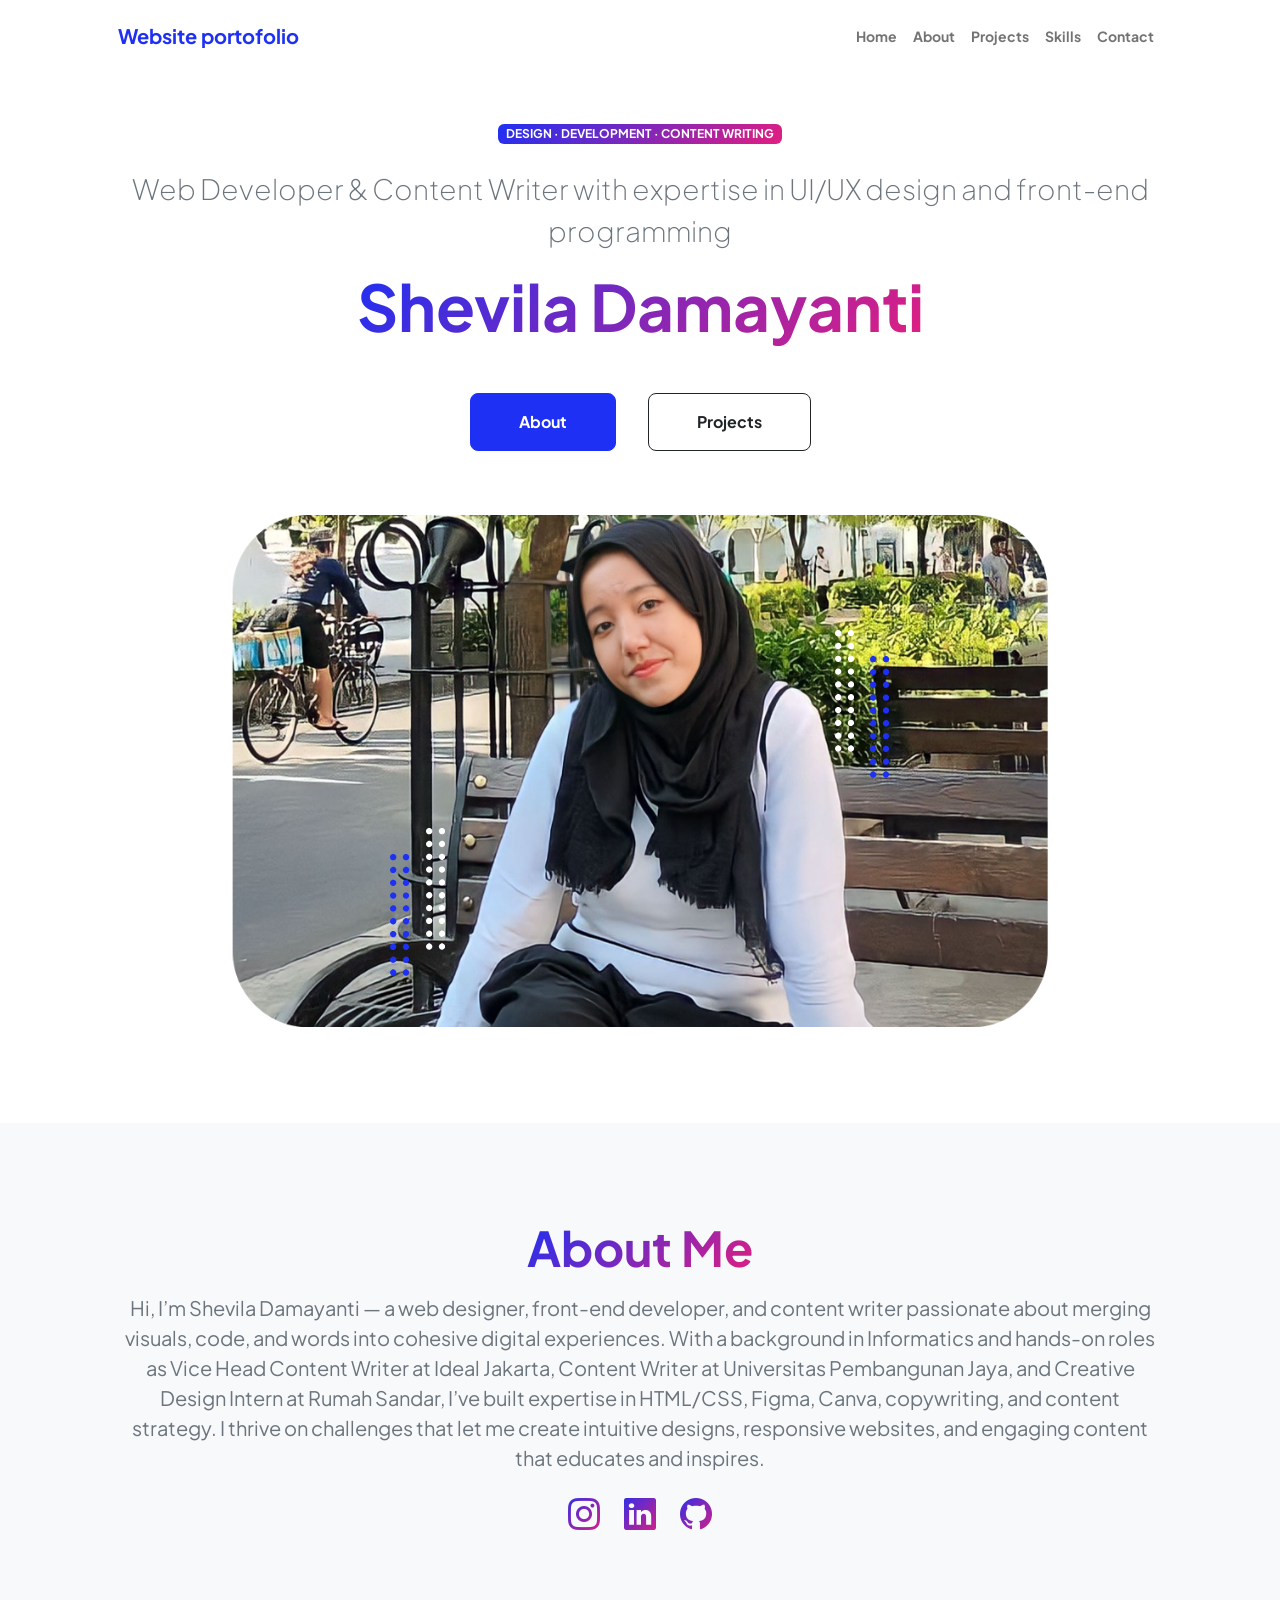
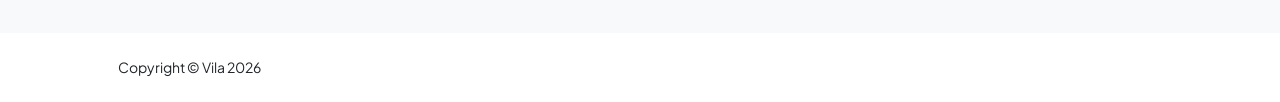
<file: index.html>
<!DOCTYPE html>
<html lang="en">
    <head>
        <meta charset="utf-8" />
        <meta name="viewport" content="width=device-width, initial-scale=1, shrink-to-fit=no" />
        <meta name="description" content="web portofolio" />
        <meta name="author" content="vila" />
        <title>web portofolio</title>
        <!-- Favicon-->
        <link rel="icon" type="image/x-icon" href="assets/img/favicon-porto.png" />
        <!-- Custom Google font-->
        <link rel="preconnect" href="https://fonts.googleapis.com" />
        <link rel="preconnect" href="https://fonts.gstatic.com" crossorigin />
        <link href="https://fonts.googleapis.com/css2?family=Plus+Jakarta+Sans:wght@100;200;300;400;500;600;700;800;900&amp;display=swap" rel="stylesheet" />
        <!-- Bootstrap CSS -->
        <link href="https://cdn.jsdelivr.net/npm/bootstrap@5.2.3/dist/css/bootstrap.min.css" rel="stylesheet">
        <!-- Bootstrap icons-->
        <link href="https://cdn.jsdelivr.net/npm/bootstrap-icons@1.8.1/font/bootstrap-icons.css" rel="stylesheet" />
        <!-- Core theme CSS (includes Bootstrap)-->
        <link href="css/styles.css" rel="stylesheet" />
    </head>
    <body class="d-flex flex-column h-100">
        <main class="flex-shrink-0">
            <!-- Navigation-->
            <nav class="navbar navbar-expand-lg navbar-light bg-white py-3">
                <div class="container px-5">
                    <a class="navbar-brand" href="index.html"><span class="fw-bolder text-primary">Website portofolio</span></a>
                    <button class="navbar-toggler" type="button" data-bs-toggle="collapse" data-bs-target="#navbarSupportedContent" aria-controls="navbarSupportedContent" aria-expanded="false" aria-label="Toggle navigation"><span class="navbar-toggler-icon"></span></button>
                    <div class="collapse navbar-collapse" id="navbarSupportedContent">
                        <ul class="navbar-nav ms-auto mb-2 mb-lg-0 small fw-bolder">
                            <li class="nav-item"><a class="nav-link" href="index.html">Home</a></li>
                            <li class="nav-item"><a class="nav-link" href="about.html">About</a></li>
                            <li class="nav-item"><a class="nav-link" href="projects.html">Projects</a></li>
                            <li class="nav-item"><a class="nav-link" href="skills.html">Skills</a></li>
                            <li class="nav-item"><a class="nav-link" href="contact.html">Contact</a></li>
                        </ul>
                    </div>
                </div>
            </nav>
            <!-- Header-->
            <header class="py-5">
                <div class="container px-5 pb-5">
                    <div class="row gx-5 align-items-center">
                        <div class="col-xxl-5">
                            <!-- Header text content-->
                            <div class="text-center text-xxl-start">
                                <div class="badge bg-gradient-primary-to-secondary text-white mb-4"><div class="text-uppercase">Design &middot; Development &middot; Content Writing</div></div>
                                <div class="fs-3 fw-light text-muted">Web Developer & Content Writer with expertise in UI/UX design and front-end programming</div> <p></p>
                                <h1 class="display-3 fw-bolder mb-5"><span class="text-gradient d-inline">Shevila Damayanti</span></h1>
                                <div class="d-grid gap-3 d-sm-flex justify-content-sm-center justify-content-xxl-start mb-3">
                                    <a class="btn btn-primary btn-lg px-5 py-3 me-sm-3 fs-6 fw-bolder" href="about.html">About</a>
                                    <a class="btn btn-outline-dark btn-lg px-5 py-3 fs-6 fw-bolder" href="projects.html">Projects</a>
                                </div>
                            </div>
                        </div>
                        <div class="col-xxl-7">
                            <!-- Header profile picture-->
                            <div class="d-flex justify-content-center mt-5 mt-xxl-0">
                                <div class="profile bg-gradient-primary-to-secondary">
                                    <img class="profile-img" src="assets/img/image.png" alt="#" />
                                    <div class="dots-1">
                                        <!-- SVG Dots-->
                                        <svg version="1.1" xmlns="http://www.w3.org/2000/svg" xmlns:xlink="http://www.w3.org/1999/xlink" x="0px" y="0px" viewBox="0 0 191.6 1215.4" style="enable-background: new 0 0 191.6 1215.4" xml:space="preserve">
                                            <g transform="translate(0.000000,1280.000000) scale(0.100000,-0.100000)">
                                                <path d="M227.7,12788.6c-105-35-200-141-222-248c-43-206,163-412,369-369c155,32,275,190,260,339c-11,105-90,213-190,262        C383.7,12801.6,289.7,12808.6,227.7,12788.6z"></path>
                                                <path d="M1507.7,12788.6c-151-50-253-216-222-362c25-119,136-230,254-255c194-41,395,142,375,339c-11,105-90,213-190,262        C1663.7,12801.6,1569.7,12808.6,1507.7,12788.6z"></path>
                                                <path d="M227.7,11508.6c-105-35-200-141-222-248c-43-206,163-412,369-369c155,32,275,190,260,339c-11,105-90,213-190,262        C383.7,11521.6,289.7,11528.6,227.7,11508.6z"></path>
                                                <path d="M1507.7,11508.6c-151-50-253-216-222-362c25-119,136-230,254-255c194-41,395,142,375,339c-11,105-90,213-190,262        C1663.7,11521.6,1569.7,11528.6,1507.7,11508.6z"></path>
                                                <path d="M227.7,10228.6c-105-35-200-141-222-248c-43-206,163-412,369-369c155,32,275,190,260,339c-11,105-90,213-190,262        C383.7,10241.6,289.7,10248.6,227.7,10228.6z"></path>
                                                <path d="M1507.7,10228.6c-105-35-200-141-222-248c-43-206,163-412,369-369c155,32,275,190,260,339c-11,105-90,213-190,262        C1663.7,10241.6,1569.7,10248.6,1507.7,10228.6z"></path>
                                                <path d="M227.7,8948.6c-105-35-200-141-222-248c-43-206,163-412,369-369c155,32,275,190,260,339c-11,105-90,213-190,262        C383.7,8961.6,289.7,8968.6,227.7,8948.6z"></path>
                                                <path d="M1507.7,8948.6c-105-35-200-141-222-248c-43-206,163-412,369-369c155,32,275,190,260,339c-11,105-90,213-190,262        C1663.7,8961.6,1569.7,8968.6,1507.7,8948.6z"></path>
                                                <path d="M227.7,7668.6c-105-35-200-141-222-248c-43-206,163-412,369-369c155,32,275,190,260,339c-11,105-90,213-190,262        C383.7,7681.6,289.7,7688.6,227.7,7668.6z"></path>
                                                <path d="M1507.7,7668.6c-105-35-200-141-222-248c-43-206,163-412,369-369c155,32,275,190,260,339c-11,105-90,213-190,262        C1663.7,7681.6,1569.7,7688.6,1507.7,7668.6z"></path>
                                                <path d="M227.7,6388.6c-105-35-200-141-222-248c-43-206,163-412,369-369c155,32,275,190,260,339c-11,105-90,213-190,262        C383.7,6401.6,289.7,6408.6,227.7,6388.6z"></path>
                                                <path d="M1507.7,6388.6c-105-35-200-141-222-248c-43-206,163-412,369-369c155,32,275,190,260,339c-11,105-90,213-190,262        C1663.7,6401.6,1569.7,6408.6,1507.7,6388.6z"></path>
                                                <path d="M227.7,5108.6c-105-35-200-141-222-248c-43-206,163-412,369-369c155,32,275,190,260,339c-11,105-90,213-190,262        C383.7,5121.6,289.7,5128.6,227.7,5108.6z"></path>
                                                <path d="M1507.7,5108.6c-105-35-200-141-222-248c-43-206,163-412,369-369c155,32,275,190,260,339c-11,105-90,213-190,262        C1663.7,5121.6,1569.7,5128.6,1507.7,5108.6z"></path>
                                                <path d="M227.7,3828.6c-105-35-200-141-222-248c-43-206,163-412,369-369c155,32,275,190,260,339c-11,105-90,213-190,262        C383.7,3841.6,289.7,3848.6,227.7,3828.6z"></path>
                                                <path d="M1507.7,3828.6c-105-35-200-141-222-248c-43-206,163-412,369-369c155,32,275,190,260,339c-11,105-90,213-190,262        C1663.7,3841.6,1569.7,3848.6,1507.7,3828.6z"></path>
                                                <path d="M227.7,2548.6c-105-35-200-141-222-248c-43-206,163-412,369-369c155,32,275,190,260,339c-11,105-90,213-190,262        C383.7,2561.6,289.7,2568.6,227.7,2548.6z"></path>
                                                <path d="M1507.7,2548.6c-105-35-200-141-222-248c-43-206,163-412,369-369c155,32,275,190,260,339c-11,105-90,213-190,262        C1663.7,2561.6,1569.7,2568.6,1507.7,2548.6z"></path>
                                                <path d="M227.7,1268.6c-105-35-200-141-222-248c-43-206,163-412,369-369c155,32,275,190,260,339c-11,105-90,213-190,262        C383.7,1281.6,289.7,1288.6,227.7,1268.6z"></path>
                                                <path d="M1507.7,1268.6c-105-35-200-141-222-248c-43-206,163-412,369-369c155,32,275,190,260,339c-11,105-90,213-190,262        C1663.7,1281.6,1569.7,1288.6,1507.7,1268.6z"></path>
                                            </g>
                                        </svg>
                                        <!-- END of SVG dots-->
                                    </div>
                                    <div class="dots-2">
                                        <!-- SVG Dots-->
                                        <svg version="1.1" xmlns="http://www.w3.org/2000/svg" xmlns:xlink="http://www.w3.org/1999/xlink" x="0px" y="0px" viewBox="0 0 191.6 1215.4" style="enable-background: new 0 0 191.6 1215.4" xml:space="preserve">
                                            <g transform="translate(0.000000,1280.000000) scale(0.100000,-0.100000)">
                                                <path d="M227.7,12788.6c-105-35-200-141-222-248c-43-206,163-412,369-369c155,32,275,190,260,339c-11,105-90,213-190,262        C383.7,12801.6,289.7,12808.6,227.7,12788.6z"></path>
                                                <path d="M1507.7,12788.6c-151-50-253-216-222-362c25-119,136-230,254-255c194-41,395,142,375,339c-11,105-90,213-190,262        C1663.7,12801.6,1569.7,12808.6,1507.7,12788.6z"></path>
                                                <path d="M227.7,11508.6c-105-35-200-141-222-248c-43-206,163-412,369-369c155,32,275,190,260,339c-11,105-90,213-190,262        C383.7,11521.6,289.7,11528.6,227.7,11508.6z"></path>
                                                <path d="M1507.7,11508.6c-151-50-253-216-222-362c25-119,136-230,254-255c194-41,395,142,375,339c-11,105-90,213-190,262        C1663.7,11521.6,1569.7,11528.6,1507.7,11508.6z"></path>
                                                <path d="M227.7,10228.6c-105-35-200-141-222-248c-43-206,163-412,369-369c155,32,275,190,260,339c-11,105-90,213-190,262        C383.7,10241.6,289.7,10248.6,227.7,10228.6z"></path>
                                                <path d="M1507.7,10228.6c-105-35-200-141-222-248c-43-206,163-412,369-369c155,32,275,190,260,339c-11,105-90,213-190,262        C1663.7,10241.6,1569.7,10248.6,1507.7,10228.6z"></path>
                                                <path d="M227.7,8948.6c-105-35-200-141-222-248c-43-206,163-412,369-369c155,32,275,190,260,339c-11,105-90,213-190,262        C383.7,8961.6,289.7,8968.6,227.7,8948.6z"></path>
                                                <path d="M1507.7,8948.6c-105-35-200-141-222-248c-43-206,163-412,369-369c155,32,275,190,260,339c-11,105-90,213-190,262        C1663.7,8961.6,1569.7,8968.6,1507.7,8948.6z"></path>
                                                <path d="M227.7,7668.6c-105-35-200-141-222-248c-43-206,163-412,369-369c155,32,275,190,260,339c-11,105-90,213-190,262        C383.7,7681.6,289.7,7688.6,227.7,7668.6z"></path>
                                                <path d="M1507.7,7668.6c-105-35-200-141-222-248c-43-206,163-412,369-369c155,32,275,190,260,339c-11,105-90,213-190,262        C1663.7,7681.6,1569.7,7688.6,1507.7,7668.6z"></path>
                                                <path d="M227.7,6388.6c-105-35-200-141-222-248c-43-206,163-412,369-369c155,32,275,190,260,339c-11,105-90,213-190,262        C383.7,6401.6,289.7,6408.6,227.7,6388.6z"></path>
                                                <path d="M1507.7,6388.6c-105-35-200-141-222-248c-43-206,163-412,369-369c155,32,275,190,260,339c-11,105-90,213-190,262        C1663.7,6401.6,1569.7,6408.6,1507.7,6388.6z"></path>
                                                <path d="M227.7,5108.6c-105-35-200-141-222-248c-43-206,163-412,369-369c155,32,275,190,260,339c-11,105-90,213-190,262        C383.7,5121.6,289.7,5128.6,227.7,5108.6z"></path>
                                                <path d="M1507.7,5108.6c-105-35-200-141-222-248c-43-206,163-412,369-369c155,32,275,190,260,339c-11,105-90,213-190,262        C1663.7,5121.6,1569.7,5128.6,1507.7,5108.6z"></path>
                                                <path d="M227.7,3828.6c-105-35-200-141-222-248c-43-206,163-412,369-369c155,32,275,190,260,339c-11,105-90,213-190,262        C383.7,3841.6,289.7,3848.6,227.7,3828.6z"></path>
                                                <path d="M1507.7,3828.6c-105-35-200-141-222-248c-43-206,163-412,369-369c155,32,275,190,260,339c-11,105-90,213-190,262        C1663.7,3841.6,1569.7,3848.6,1507.7,3828.6z"></path>
                                                <path d="M227.7,2548.6c-105-35-200-141-222-248c-43-206,163-412,369-369c155,32,275,190,260,339c-11,105-90,213-190,262        C383.7,2561.6,289.7,2568.6,227.7,2548.6z"></path>
                                                <path d="M1507.7,2548.6c-105-35-200-141-222-248c-43-206,163-412,369-369c155,32,275,190,260,339c-11,105-90,213-190,262        C1663.7,2561.6,1569.7,2568.6,1507.7,2548.6z"></path>
                                                <path d="M227.7,1268.6c-105-35-200-141-222-248c-43-206,163-412,369-369c155,32,275,190,260,339c-11,105-90,213-190,262        C383.7,1281.6,289.7,1288.6,227.7,1268.6z"></path>
                                                <path d="M1507.7,1268.6c-105-35-200-141-222-248c-43-206,163-412,369-369c155,32,275,190,260,339c-11,105-90,213-190,262        C1663.7,1281.6,1569.7,1288.6,1507.7,1268.6z"></path>
                                            </g>
                                        </svg>
                                        <!-- END of SVG dots-->
                                    </div>
                                    <div class="dots-3">
                                        <!-- SVG Dots-->
                                        <svg version="1.1" xmlns="http://www.w3.org/2000/svg" xmlns:xlink="http://www.w3.org/1999/xlink" x="0px" y="0px" viewBox="0 0 191.6 1215.4" style="enable-background: new 0 0 191.6 1215.4" xml:space="preserve">
                                            <g transform="translate(0.000000,1280.000000) scale(0.100000,-0.100000)">
                                                <path d="M227.7,12788.6c-105-35-200-141-222-248c-43-206,163-412,369-369c155,32,275,190,260,339c-11,105-90,213-190,262        C383.7,12801.6,289.7,12808.6,227.7,12788.6z"></path>
                                                <path d="M1507.7,12788.6c-151-50-253-216-222-362c25-119,136-230,254-255c194-41,395,142,375,339c-11,105-90,213-190,262        C1663.7,12801.6,1569.7,12808.6,1507.7,12788.6z"></path>
                                                <path d="M227.7,11508.6c-105-35-200-141-222-248c-43-206,163-412,369-369c155,32,275,190,260,339c-11,105-90,213-190,262        C383.7,11521.6,289.7,11528.6,227.7,11508.6z"></path>
                                                <path d="M1507.7,11508.6c-151-50-253-216-222-362c25-119,136-230,254-255c194-41,395,142,375,339c-11,105-90,213-190,262        C1663.7,11521.6,1569.7,11528.6,1507.7,11508.6z"></path>
                                                <path d="M227.7,10228.6c-105-35-200-141-222-248c-43-206,163-412,369-369c155,32,275,190,260,339c-11,105-90,213-190,262        C383.7,10241.6,289.7,10248.6,227.7,10228.6z"></path>
                                                <path d="M1507.7,10228.6c-105-35-200-141-222-248c-43-206,163-412,369-369c155,32,275,190,260,339c-11,105-90,213-190,262        C1663.7,10241.6,1569.7,10248.6,1507.7,10228.6z"></path>
                                                <path d="M227.7,8948.6c-105-35-200-141-222-248c-43-206,163-412,369-369c155,32,275,190,260,339c-11,105-90,213-190,262        C383.7,8961.6,289.7,8968.6,227.7,8948.6z"></path>
                                                <path d="M1507.7,8948.6c-105-35-200-141-222-248c-43-206,163-412,369-369c155,32,275,190,260,339c-11,105-90,213-190,262        C1663.7,8961.6,1569.7,8968.6,1507.7,8948.6z"></path>
                                                <path d="M227.7,7668.6c-105-35-200-141-222-248c-43-206,163-412,369-369c155,32,275,190,260,339c-11,105-90,213-190,262        C383.7,7681.6,289.7,7688.6,227.7,7668.6z"></path>
                                                <path d="M1507.7,7668.6c-105-35-200-141-222-248c-43-206,163-412,369-369c155,32,275,190,260,339c-11,105-90,213-190,262        C1663.7,7681.6,1569.7,7688.6,1507.7,7668.6z"></path>
                                                <path d="M227.7,6388.6c-105-35-200-141-222-248c-43-206,163-412,369-369c155,32,275,190,260,339c-11,105-90,213-190,262        C383.7,6401.6,289.7,6408.6,227.7,6388.6z"></path>
                                                <path d="M1507.7,6388.6c-105-35-200-141-222-248c-43-206,163-412,369-369c155,32,275,190,260,339c-11,105-90,213-190,262        C1663.7,6401.6,1569.7,6408.6,1507.7,6388.6z"></path>
                                                <path d="M227.7,5108.6c-105-35-200-141-222-248c-43-206,163-412,369-369c155,32,275,190,260,339c-11,105-90,213-190,262        C383.7,5121.6,289.7,5128.6,227.7,5108.6z"></path>
                                                <path d="M1507.7,5108.6c-105-35-200-141-222-248c-43-206,163-412,369-369c155,32,275,190,260,339c-11,105-90,213-190,262        C1663.7,5121.6,1569.7,5128.6,1507.7,5108.6z"></path>
                                                <path d="M227.7,3828.6c-105-35-200-141-222-248c-43-206,163-412,369-369c155,32,275,190,260,339c-11,105-90,213-190,262        C383.7,3841.6,289.7,3848.6,227.7,3828.6z"></path>
                                                <path d="M1507.7,3828.6c-105-35-200-141-222-248c-43-206,163-412,369-369c155,32,275,190,260,339c-11,105-90,213-190,262        C1663.7,3841.6,1569.7,3848.6,1507.7,3828.6z"></path>
                                                <path d="M227.7,2548.6c-105-35-200-141-222-248c-43-206,163-412,369-369c155,32,275,190,260,339c-11,105-90,213-190,262        C383.7,2561.6,289.7,2568.6,227.7,2548.6z"></path>
                                                <path d="M1507.7,2548.6c-105-35-200-141-222-248c-43-206,163-412,369-369c155,32,275,190,260,339c-11,105-90,213-190,262        C1663.7,2561.6,1569.7,2568.6,1507.7,2548.6z"></path>
                                                <path d="M227.7,1268.6c-105-35-200-141-222-248c-43-206,163-412,369-369c155,32,275,190,260,339c-11,105-90,213-190,262        C383.7,1281.6,289.7,1288.6,227.7,1268.6z"></path>
                                                <path d="M1507.7,1268.6c-105-35-200-141-222-248c-43-206,163-412,369-369c155,32,275,190,260,339c-11,105-90,213-190,262        C1663.7,1281.6,1569.7,1288.6,1507.7,1268.6z"></path>
                                            </g>
                                        </svg>
                                        <!-- END of SVG dots-->
                                    </div>
                                    <div class="dots-4">
                                        <!-- SVG Dots-->
                                        <svg version="1.1" xmlns="http://www.w3.org/2000/svg" xmlns:xlink="http://www.w3.org/1999/xlink" x="0px" y="0px" viewBox="0 0 191.6 1215.4" style="enable-background: new 0 0 191.6 1215.4" xml:space="preserve">
                                            <g transform="translate(0.000000,1280.000000) scale(0.100000,-0.100000)">
                                                <path d="M227.7,12788.6c-105-35-200-141-222-248c-43-206,163-412,369-369c155,32,275,190,260,339c-11,105-90,213-190,262        C383.7,12801.6,289.7,12808.6,227.7,12788.6z"></path>
                                                <path d="M1507.7,12788.6c-151-50-253-216-222-362c25-119,136-230,254-255c194-41,395,142,375,339c-11,105-90,213-190,262        C1663.7,12801.6,1569.7,12808.6,1507.7,12788.6z"></path>
                                                <path d="M227.7,11508.6c-105-35-200-141-222-248c-43-206,163-412,369-369c155,32,275,190,260,339c-11,105-90,213-190,262        C383.7,11521.6,289.7,11528.6,227.7,11508.6z"></path>
                                                <path d="M1507.7,11508.6c-151-50-253-216-222-362c25-119,136-230,254-255c194-41,395,142,375,339c-11,105-90,213-190,262        C1663.7,11521.6,1569.7,11528.6,1507.7,11508.6z"></path>
                                                <path d="M227.7,10228.6c-105-35-200-141-222-248c-43-206,163-412,369-369c155,32,275,190,260,339c-11,105-90,213-190,262        C383.7,10241.6,289.7,10248.6,227.7,10228.6z"></path>
                                                <path d="M1507.7,10228.6c-105-35-200-141-222-248c-43-206,163-412,369-369c155,32,275,190,260,339c-11,105-90,213-190,262        C1663.7,10241.6,1569.7,10248.6,1507.7,10228.6z"></path>
                                                <path d="M227.7,8948.6c-105-35-200-141-222-248c-43-206,163-412,369-369c155,32,275,190,260,339c-11,105-90,213-190,262        C383.7,8961.6,289.7,8968.6,227.7,8948.6z"></path>
                                                <path d="M1507.7,8948.6c-105-35-200-141-222-248c-43-206,163-412,369-369c155,32,275,190,260,339c-11,105-90,213-190,262        C1663.7,8961.6,1569.7,8968.6,1507.7,8948.6z"></path>
                                                <path d="M227.7,7668.6c-105-35-200-141-222-248c-43-206,163-412,369-369c155,32,275,190,260,339c-11,105-90,213-190,262        C383.7,7681.6,289.7,7688.6,227.7,7668.6z"></path>
                                                <path d="M1507.7,7668.6c-105-35-200-141-222-248c-43-206,163-412,369-369c155,32,275,190,260,339c-11,105-90,213-190,262        C1663.7,7681.6,1569.7,7688.6,1507.7,7668.6z"></path>
                                                <path d="M227.7,6388.6c-105-35-200-141-222-248c-43-206,163-412,369-369c155,32,275,190,260,339c-11,105-90,213-190,262        C383.7,6401.6,289.7,6408.6,227.7,6388.6z"></path>
                                                <path d="M1507.7,6388.6c-105-35-200-141-222-248c-43-206,163-412,369-369c155,32,275,190,260,339c-11,105-90,213-190,262        C1663.7,6401.6,1569.7,6408.6,1507.7,6388.6z"></path>
                                                <path d="M227.7,5108.6c-105-35-200-141-222-248c-43-206,163-412,369-369c155,32,275,190,260,339c-11,105-90,213-190,262        C383.7,5121.6,289.7,5128.6,227.7,5108.6z"></path>
                                                <path d="M1507.7,5108.6c-105-35-200-141-222-248c-43-206,163-412,369-369c155,32,275,190,260,339c-11,105-90,213-190,262        C1663.7,5121.6,1569.7,5128.6,1507.7,5108.6z"></path>
                                                <path d="M227.7,3828.6c-105-35-200-141-222-248c-43-206,163-412,369-369c155,32,275,190,260,339c-11,105-90,213-190,262        C383.7,3841.6,289.7,3848.6,227.7,3828.6z"></path>
                                                <path d="M1507.7,3828.6c-105-35-200-141-222-248c-43-206,163-412,369-369c155,32,275,190,260,339c-11,105-90,213-190,262        C1663.7,3841.6,1569.7,3848.6,1507.7,3828.6z"></path>
                                                <path d="M227.7,2548.6c-105-35-200-141-222-248c-43-206,163-412,369-369c155,32,275,190,260,339c-11,105-90,213-190,262        C383.7,2561.6,289.7,2568.6,227.7,2548.6z"></path>
                                                <path d="M1507.7,2548.6c-105-35-200-141-222-248c-43-206,163-412,369-369c155,32,275,190,260,339c-11,105-90,213-190,262        C1663.7,2561.6,1569.7,2568.6,1507.7,2548.6z"></path>
                                                <path d="M227.7,1268.6c-105-35-200-141-222-248c-43-206,163-412,369-369c155,32,275,190,260,339c-11,105-90,213-190,262        C383.7,1281.6,289.7,1288.6,227.7,1268.6z"></path>
                                                <path d="M1507.7,1268.6c-105-35-200-141-222-248c-43-206,163-412,369-369c155,32,275,190,260,339c-11,105-90,213-190,262        C1663.7,1281.6,1569.7,1288.6,1507.7,1268.6z"></path>
                                            </g>
                                        </svg>
                                        <!-- END of SVG dots-->
                                    </div>
                                </div>
                            </div>
                        </div>
                    </div>
                </div>
            </header>
            <!-- About Section-->
            <section class="bg-light py-5">
                <div class="container px-5">
                    <div class="row gx-5 justify-content-center">
                        <div class="col-xxl-8">
                            <div class="text-center my-5">
                                <h2 class="display-5 fw-bolder"><span class="text-gradient d-inline">About Me</span></h2> <p></p>
                                <p class="fs-5 text-muted">Hi, I’m Shevila Damayanti — a web designer, front-end developer, and content writer passionate about merging visuals, code, and words into cohesive digital experiences. With a background in Informatics and hands-on roles as Vice Head Content Writer at Ideal Jakarta, Content Writer at Universitas Pembangunan Jaya, and Creative Design Intern at Rumah Sandar, I’ve built expertise in HTML/CSS, Figma, Canva, copywriting, and content strategy. I thrive on challenges that let me create intuitive designs, responsive websites, and engaging content that educates and inspires.</p>
                                <div class="d-flex justify-content-center fs-2 gap-4">
                                    <a class="text-gradient" href="https://www.instagram.com/svylaa/profilecard/?igsh=NTl4d3BiZHJwa2Zw"><i class="bi bi-instagram"></i></a>
                                    <a class="text-gradient" href="linkedin.com/in/sheviladamayanti"><i class="bi bi-linkedin"></i></a>
                                    <a class="text-gradient" href="https://github.com/sevill32"><i class="bi bi-github"></i></a>
                                </div>
                            </div>
                        </div>
                    </div>
                </div>
            </section>
        </main>
        <!-- Footer-->
        <footer class="bg-white py-4 mt-auto">
            <div class="container px-5">
                <div class="row align-items-center justify-content-between flex-column flex-sm-row">
                    <div class="col-auto"><div class="small m-0">Copyright &copy; Vila 2026</div></div>
                </div>
            </div>
        </footer>
        <!-- Bootstrap core JS-->
        <script src="https://cdn.jsdelivr.net/npm/bootstrap@5.2.3/dist/js/bootstrap.bundle.min.js"></script>
        <!-- Core theme JS-->
        <script src="js/scripts.js"></script>
    </body>
</html>
</file>
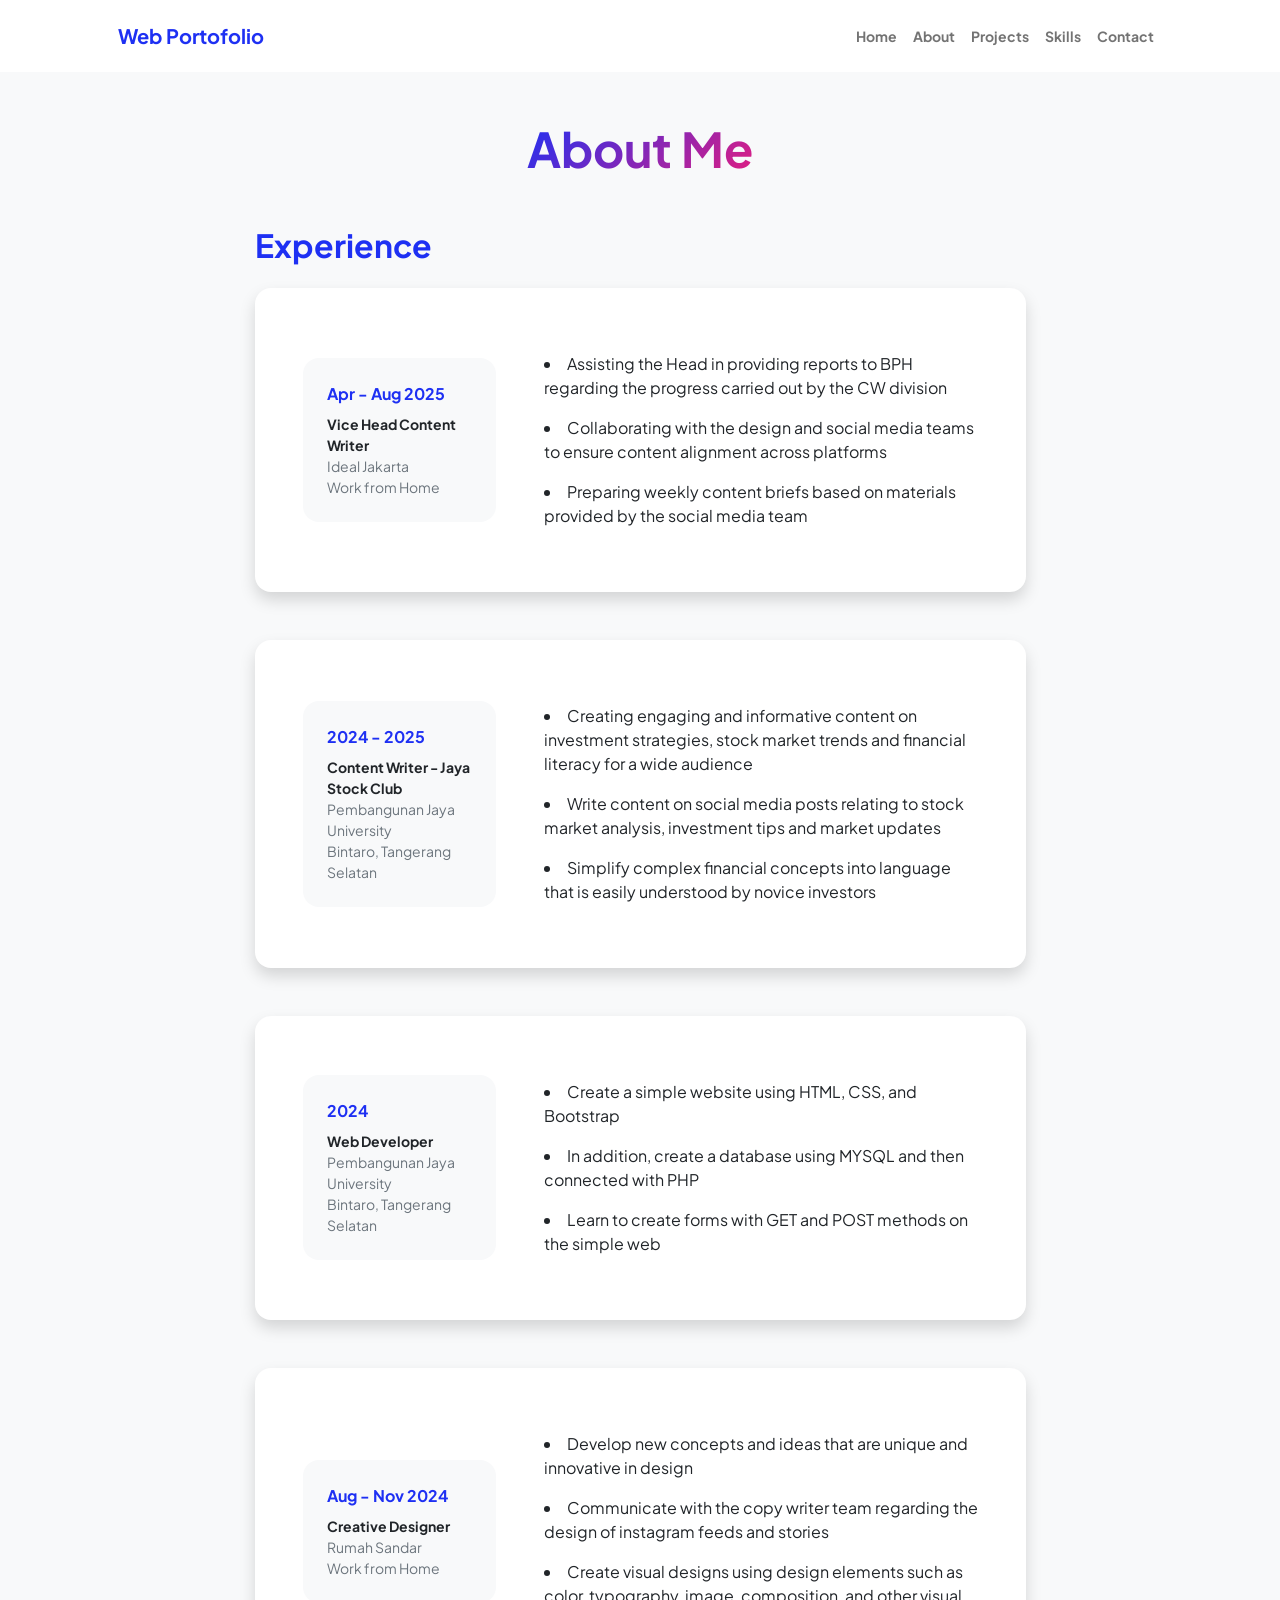
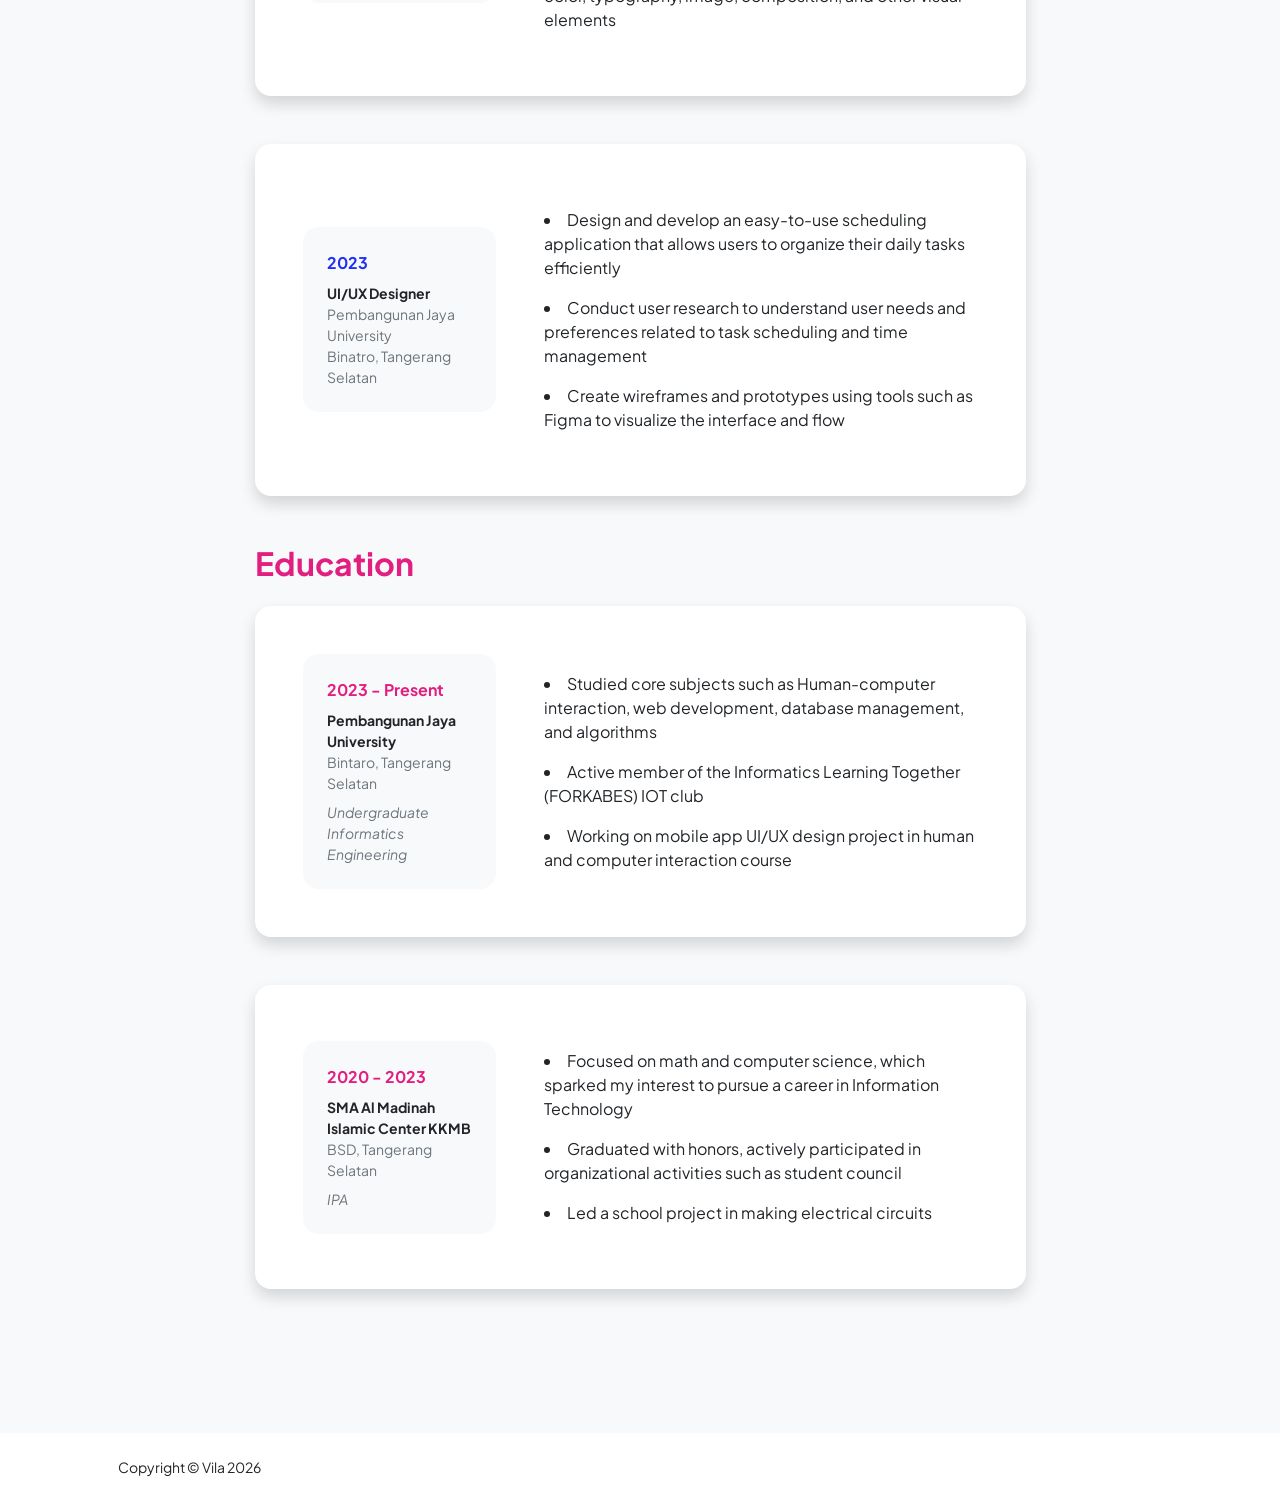
<file: about.html>
<!DOCTYPE html>
<html lang="en">
    <head>
        <meta charset="utf-8" />
        <meta name="viewport" content="width=device-width, initial-scale=1, shrink-to-fit=no" />
        <meta name="description" content="Website portofolio" />
        <meta name="author" content="vila" />
        <title>Web portofolio</title>
        <!-- Favicon-->
        <link rel="icon" type="image/x-icon" href="assets/img/favicon-porto.png" />
        <!-- Custom Google font-->
        <link rel="preconnect" href="https://fonts.googleapis.com" />
        <link rel="preconnect" href="https://fonts.gstatic.com" crossorigin />
        <link href="https://fonts.googleapis.com/css2?family=Plus+Jakarta+Sans:wght@100;200;300;400;500;600;700;800;900&amp;display=swap" rel="stylesheet" />
        <link href="https://cdn.jsdelivr.net/npm/bootstrap-icons@1.8.1/font/bootstrap-icons.css" rel="stylesheet" />
        <link href="css/styles.css" rel="stylesheet" />
    </head>
    <body class="d-flex flex-column h-100 bg-light">
        <main class="flex-shrink-0">
            <!-- Navigation-->
            <nav class="navbar navbar-expand-lg navbar-light bg-white py-3">
                <div class="container px-5">
                    <a class="navbar-brand" href="index.html"><span class="fw-bolder text-primary">Web Portofolio</span></a>
                    <button class="navbar-toggler" type="button" data-bs-toggle="collapse" data-bs-target="#navbarSupportedContent" aria-controls="navbarSupportedContent" aria-expanded="false" aria-label="Toggle navigation"><span class="navbar-toggler-icon"></span></button>
                    <div class="collapse navbar-collapse" id="navbarSupportedContent">
                        <ul class="navbar-nav ms-auto mb-2 mb-lg-0 small fw-bolder">
                            <li class="nav-item"><a class="nav-link" href="index.html">Home</a></li>
                            <li class="nav-item"><a class="nav-link" href="about.html">About</a></li>
                            <li class="nav-item"><a class="nav-link" href="projects.html">Projects</a></li>
                            <li class="nav-item"><a class="nav-link" href="skills.html">Skills</a></li>
                            <li class="nav-item"><a class="nav-link" href="contact.html">Contact</a></li>
                        </ul>
                    </div>
                </div>
            </nav>
            <!-- Page Content-->
            <div class="container px-5 my-5">
                <div class="text-center mb-5">
                    <h1 class="display-5 fw-bolder mb-0"><span class="text-gradient d-inline">About Me</span></h1>
                </div>
                <div class="row gx-5 justify-content-center">
                    <div class="col-lg-11 col-xl-9 col-xxl-8">
                        <!-- Experience Section-->
                        <section>
                            <div class="d-flex align-items-center justify-content-between mb-4">
                                <h2 class="text-primary fw-bolder mb-0">Experience</h2>
                            </div>
                            <!-- Experience Card 1-->
                            <div class="card shadow border-0 rounded-4 mb-5">
                                <div class="card-body p-5">
                                    <div class="row align-items-center gx-5">
                                        <div class="col text-center text-lg-start mb-4 mb-lg-0">
                                            <div class="bg-light p-4 rounded-4">
                                               <div class="text-primary fw-bolder mb-2">Apr - Aug 2025</div>
                                                <div class="small fw-bolder">Vice Head Content Writer</div>
                                                <div class="small text-muted">Ideal Jakarta</div>
                                                <div class="small text-muted">Work from Home</div>
                                            </div>
                                        </div>
                                        <div class="col-lg-8"><div><p><li>Assisting the Head in providing reports to BPH regarding the progress carried out by the CW division</li></p> 
                                            <p><li>Collaborating with the design and social media teams to ensure content alignment across platforms</li></p>
                                            <p><li>Preparing weekly content briefs based on materials provided by the social media team</li></p></div></div>
                                    </div>
                                </div>
                            </div>
                            <!-- Experience Card 2-->
                            <div class="card shadow border-0 rounded-4 mb-5">
                                <div class="card-body p-5">
                                    <div class="row align-items-center gx-5">
                                        <div class="col text-center text-lg-start mb-4 mb-lg-0">
                                            <div class="bg-light p-4 rounded-4">
                                               <div class="text-primary fw-bolder mb-2">2024 - 2025</div>
                                                <div class="small fw-bolder">Content Writer - Jaya Stock Club</div>
                                                <div class="small text-muted">Pembangunan Jaya University</div>
                                                <div class="small text-muted">Bintaro, Tangerang Selatan</div>
                                            </div>
                                        </div>
                                        <div class="col-lg-8"><div><p><li>Creating engaging and informative content on investment strategies, stock market trends and financial literacy for a wide audience</li></p> 
                                            <p><li>Write content on social media posts relating to stock market analysis, investment tips and market updates</li></p>
                                            <p><li>Simplify complex financial concepts into language that is easily understood by novice investors</li></p></div></div>
                                    </div>
                                </div>
                            </div>
                            <!-- Experience Card 3-->
                            <div class="card shadow border-0 rounded-4 mb-5">
                                <div class="card-body p-5">
                                    <div class="row align-items-center gx-5">
                                        <div class="col text-center text-lg-start mb-4 mb-lg-0">
                                            <div class="bg-light p-4 rounded-4">
                                          <div class="text-primary fw-bolder mb-2">2024</div>
                                                <div class="small fw-bolder">Web Developer</div>
                                                <div class="small text-muted">Pembangunan Jaya University</div>
                                                <div class="small text-muted">Bintaro, Tangerang Selatan</div>
                                            </div>
                                        </div>
                                        <div class="col-lg-8"><div><p><li>Create a simple website using HTML, CSS, and Bootstrap</li></p>
                                             <p><li>In addition, create a database using MYSQL and then connected with PHP</li></p>
                                             <p><li>Learn to create forms with GET and POST methods on the simple web</li></p></div></div>
                                    </div>
                                </div>
                            </div>
                            <!-- Experience Card 4-->
                            <div class="card shadow border-0 rounded-4 mb-5">
                                <div class="card-body p-5">
                                    <div class="row align-items-center gx-5">
                                        <div class="col text-center text-lg-start mb-4 mb-lg-0">
                                            <div class="bg-light p-4 rounded-4">
                                                <div class="text-primary fw-bolder mb-2">Aug - Nov 2024</div>
                                                <div class="small fw-bolder">Creative Designer</div>
                                                <div class="small text-muted">Rumah Sandar</div>
                                                <div class="small text-muted">Work from Home</div>
                                            </div>
                                        </div>
                                        <div class="col-lg-8"><div><p><li>Develop new concepts and ideas that are unique and innovative in design</li></p>
                                            <p><li>Communicate with the copy writer team regarding the design of instagram feeds and stories</li></p> 
                                            <p><li>Create visual designs using design elements such as color, typography, image, composition, and other visual elements</li></p></div></div>
                                    </div>
                                </div>
                            </div>
                            <!-- Experience Card 5-->
                            <div class="card shadow border-0 rounded-4 mb-5">
                                <div class="card-body p-5">
                                    <div class="row align-items-center gx-5">
                                        <div class="col text-center text-lg-start mb-4 mb-lg-0">
                                            <div class="bg-light p-4 rounded-4">
                                                <div class="text-primary fw-bolder mb-2">2023</div>
                                                <div class="small fw-bolder">UI/UX Designer</div>
                                                <div class="small text-muted">Pembangunan Jaya University</div>
                                                <div class="small text-muted">Binatro, Tangerang Selatan</div>
                                            </div>
                                        </div>
                                        <div class="col-lg-8"><div><p><li>Design and develop an easy-to-use scheduling application that allows users to organize their daily tasks efficiently</li></p>
                                             <p><li>Conduct user research to understand user needs and preferences related to task scheduling and time management</li></p>
                                             <p><li>Create wireframes and prototypes using tools such as Figma to visualize the interface and flow</li></p></div></div>
                                    </div>
                                </div>
                            </div>
                        </section>
                        <!-- Education Section-->
                        <section>
                            <h2 class="text-secondary fw-bolder mb-4">Education</h2>
                            <!-- Education Card 1-->
                            <div class="card shadow border-0 rounded-4 mb-5">
                                <div class="card-body p-5">
                                    <div class="row align-items-center gx-5">
                                        <div class="col text-center text-lg-start mb-4 mb-lg-0">
                                            <div class="bg-light p-4 rounded-4">
                                                <div class="text-secondary fw-bolder mb-2">2023 - Present</div>
                                                <div class="mb-2">
                                                    <div class="small fw-bolder">Pembangunan Jaya University</div>
                                                    <div class="small text-muted">Bintaro, Tangerang Selatan</div>
                                                </div>
                                                <!-- Jurusan -->
                                                <div class="fst-italic">
                                                    <div class="small text-muted">Undergraduate</div>
                                                    <div class="small text-muted">Informatics Engineering</div>
                                                </div>
                                            </div>
                                        </div>
                                        <div class="col-lg-8"><div><p><li>Studied core subjects such as Human-computer interaction, web development, database management, and algorithms</li></p>
                                            <p><li>Active member of the Informatics Learning Together (FORKABES) IOT club</li></p>
                                            <p><li> 
                                                Working on mobile app UI/UX design project in human and computer interaction course</li></p></div></div>
                                    </div>
                                </div>
                            </div>
                            <!-- Education Card 2-->
                            <div class="card shadow border-0 rounded-4 mb-5">
                                <div class="card-body p-5">
                                    <div class="row align-items-center gx-5">
                                        <div class="col text-center text-lg-start mb-4 mb-lg-0">
                                            <div class="bg-light p-4 rounded-4">
                                                <div class="text-secondary fw-bolder mb-2">2020 - 2023</div>
                                                <div class="mb-2">
                                                    <div class="small fw-bolder">SMA Al Madinah Islamic Center KKMB</div>
                                                    <div class="small text-muted">BSD, Tangerang Selatan</div>
                                                </div>
                                                <!-- Jurusan -->
                                                <div class="fst-italic">
                                                    <div class="small text-muted">IPA</div>
                                                </div>
                                            </div>
                                        </div>
                                        <div class="col-lg-8"><div><p><li>Focused on math and computer science, which sparked my interest to pursue a career in Information Technology</li></p>
                                            <p><li>Graduated with honors, actively participated in organizational activities such as student council</li></p>
                                            <p><li>Led a school project in making electrical circuits</li></p></div></div>
                                    </div>
                                </div>
                            </div>
                        </section>
                        <!-- Divider-->
                        <div class="pb-5"></div>
                    </div>
                </div>
            </div>
        </main>
        <!-- Footer-->
        <footer class="bg-white py-4 mt-auto">
            <div class="container px-5">
                <div class="row align-items-center justify-content-between flex-column flex-sm-row">
                    <div class="col-auto"><div class="small m-0">Copyright &copy; Vila 2026</div></div>
                </div>
            </div>
        </footer>
        <!-- Bootstrap core JS-->
        <script src="https://cdn.jsdelivr.net/npm/bootstrap@5.2.3/dist/js/bootstrap.bundle.min.js"></script>
        <!-- Core theme JS-->
        <script src="js/scripts.js"></script>
    </body>
</html>
</file>
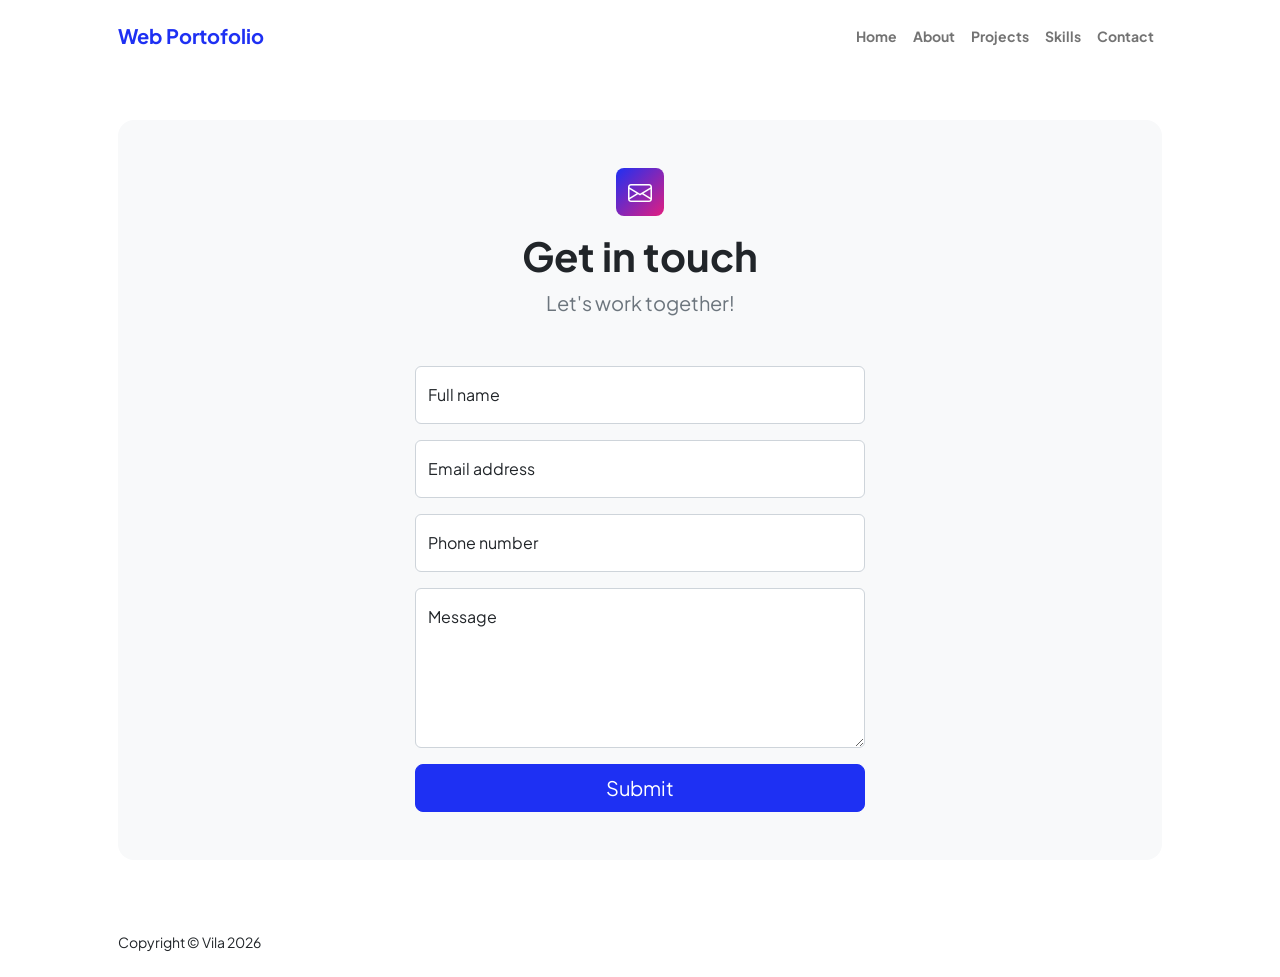
<file: contact.html>
<!DOCTYPE html>
<html lang="en">
    <head>
        <meta charset="utf-8" />
        <meta name="viewport" content="width=device-width, initial-scale=1, shrink-to-fit=no" />
        <meta name="description" content="website portofolio" />
        <meta name="author" content="vila" />
        <title>web portofolio</title>
        <!-- Favicon-->
        <link rel="icon" type="image/x-icon" href="assets/img/favicon-porto.png" />
        <!-- Custom Google font-->
        <link rel="preconnect" href="https://fonts.googleapis.com" />
        <link rel="preconnect" href="https://fonts.gstatic.com" crossorigin />
        <link href="https://fonts.googleapis.com/css2?family=Plus+Jakarta+Sans:wght@100;200;300;400;500;600;700;800;900&amp;display=swap" rel="stylesheet" />
        <link href="https://cdn.jsdelivr.net/npm/bootstrap-icons@1.8.1/font/bootstrap-icons.css" rel="stylesheet" />
        <link href="css/styles.css" rel="stylesheet" />
    </head>
    <body class="d-flex flex-column">
        <main class="flex-shrink-0">
            <!-- Navigation-->
            <nav class="navbar navbar-expand-lg navbar-light bg-white py-3">
                <div class="container px-5">
                    <a class="navbar-brand" href="index.html"><span class="fw-bolder text-primary">Web Portofolio</span></a>
                    <button class="navbar-toggler" type="button" data-bs-toggle="collapse" data-bs-target="#navbarSupportedContent" aria-controls="navbarSupportedContent" aria-expanded="false" aria-label="Toggle navigation"><span class="navbar-toggler-icon"></span></button>
                    <div class="collapse navbar-collapse" id="navbarSupportedContent">
                        <ul class="navbar-nav ms-auto mb-2 mb-lg-0 small fw-bolder">
                            <li class="nav-item"><a class="nav-link" href="index.html">Home</a></li>
                            <li class="nav-item"><a class="nav-link" href="about.html">About</a></li>
                            <li class="nav-item"><a class="nav-link" href="projects.html">Projects</a></li>
                            <li class="nav-item"><a class="nav-link" href="skills.html">Skills</a></li>
                            <li class="nav-item"><a class="nav-link" href="contact.html">Contact</a></li>
                        </ul>
                    </div>
                </div>
            </nav>
            <!-- Page content-->
            <section class="py-5">
                <div class="container px-5">
                    <!-- Contact form-->
                    <div class="bg-light rounded-4 py-5 px-4 px-md-5">
                        <div class="text-center mb-5">
                            <div class="feature bg-primary bg-gradient-primary-to-secondary text-white rounded-3 mb-3"><i class="bi bi-envelope"></i></div>
                            <h1 class="fw-bolder">Get in touch</h1>
                            <p class="lead fw-normal text-muted mb-0">Let's work together!</p>
                        </div>
                        <div class="row gx-5 justify-content-center">
                            <div class="col-lg-8 col-xl-6">
                                <form id="contactForm"method="POST" action="https://formsubmit.co/shevilladamayanti1@gmail.com" >
                                    <!-- FormSubmit settings -->
                                    <input type="hidden" name="_subject" value="Pesan dari Website Portofolio">
                                    <input type="hidden" name="_captcha" value="false">
                                    <input type="hidden" name="_next" value="https://vilaweb.vercel.app/thanks.html">
                                    <!-- Name input-->
                                    <div class="form-floating mb-3">
                                        <input class="form-control" id="name" name="nama" type="text" placeholder="Enter your name..." required/>
                                        <label for="name">Full name</label>
                                    </div>
                                    <!-- Email address input-->
                                    <div class="form-floating mb-3">
                                        <input class="form-control" id="email" name="email" type="email" placeholder="name@example.com" required/>
                                        <label for="email">Email address</label>
                                    </div>
                                    <!-- Phone number input-->
                                    <div class="form-floating mb-3">
                                        <input class="form-control" id="phone" name="nomer_telpon" type="tel" placeholder="(123) 456-7890" required/>
                                        <label for="phone">Phone number</label>
                                    </div>
                                    <!-- Message input-->
                                    <div class="form-floating mb-3">
                                        <textarea class="form-control" id="message" name="pesan" type="text" placeholder="Enter your message here..." style="height: 10rem" data-sb-validations="required"></textarea>
                                        <label for="message">Message</label>
                                        <div class="invalid-feedback" data-sb-feedback="message:required">A message is required.</div>
                                    </div>
                                    <!-- Submit Button-->
                                    <div class="d-grid"><button class="btn btn-primary btn-lg" id="submitButton" type="submit">Submit</button></div>
                                </form>
                            </div>
                        </div>
                    </div>
                </div>
            </section>
        </main>
        <!-- Footer-->
        <footer class="bg-white py-4 mt-auto">
            <div class="container px-5">
                <div class="row align-items-center justify-content-between flex-column flex-sm-row">
                    <div class="col-auto"><div class="small m-0">Copyright &copy; Vila 2026</div></div>
                </div>
            </div>
        </footer>
        <!-- Bootstrap core JS-->
        <script src="https://cdn.jsdelivr.net/npm/bootstrap@5.2.3/dist/js/bootstrap.bundle.min.js"></script>
        <!-- Core theme JS-->
        <script src="js/scripts.js"></script>
    </body>
</html>
</file>
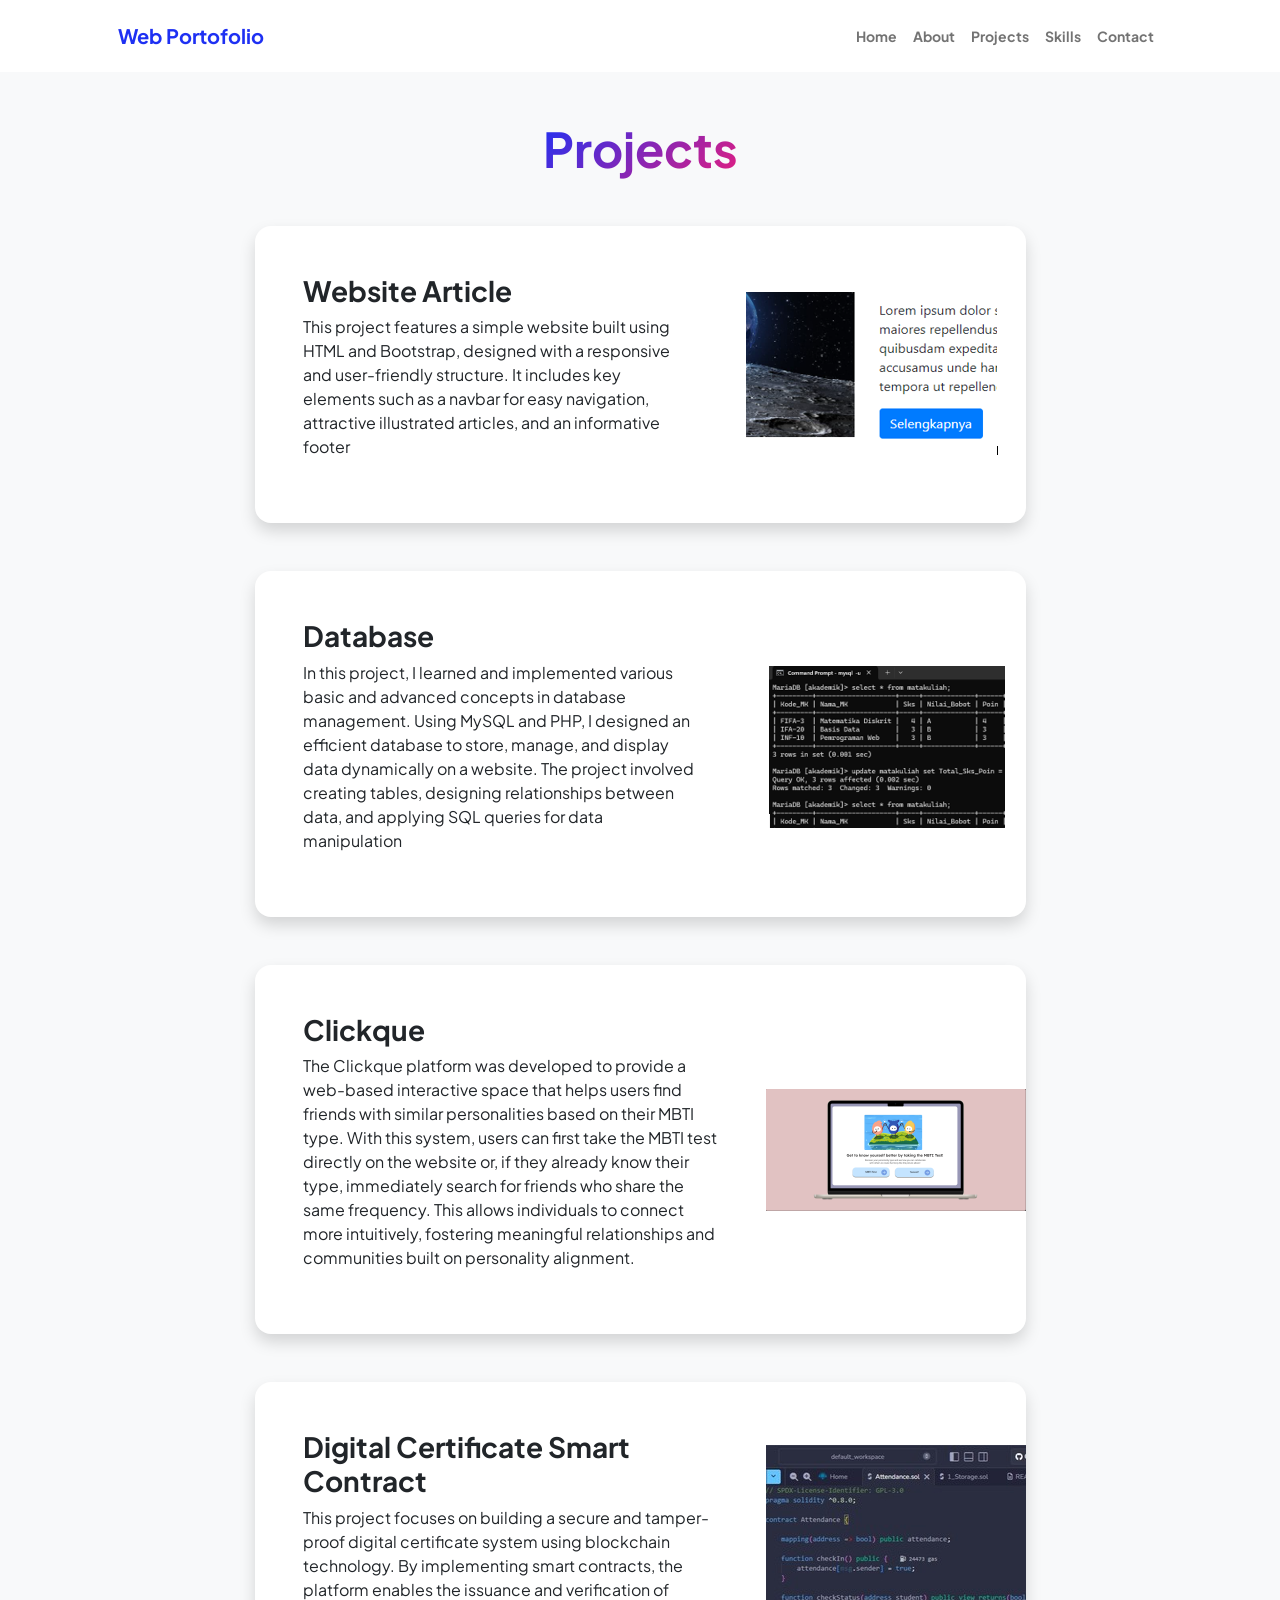
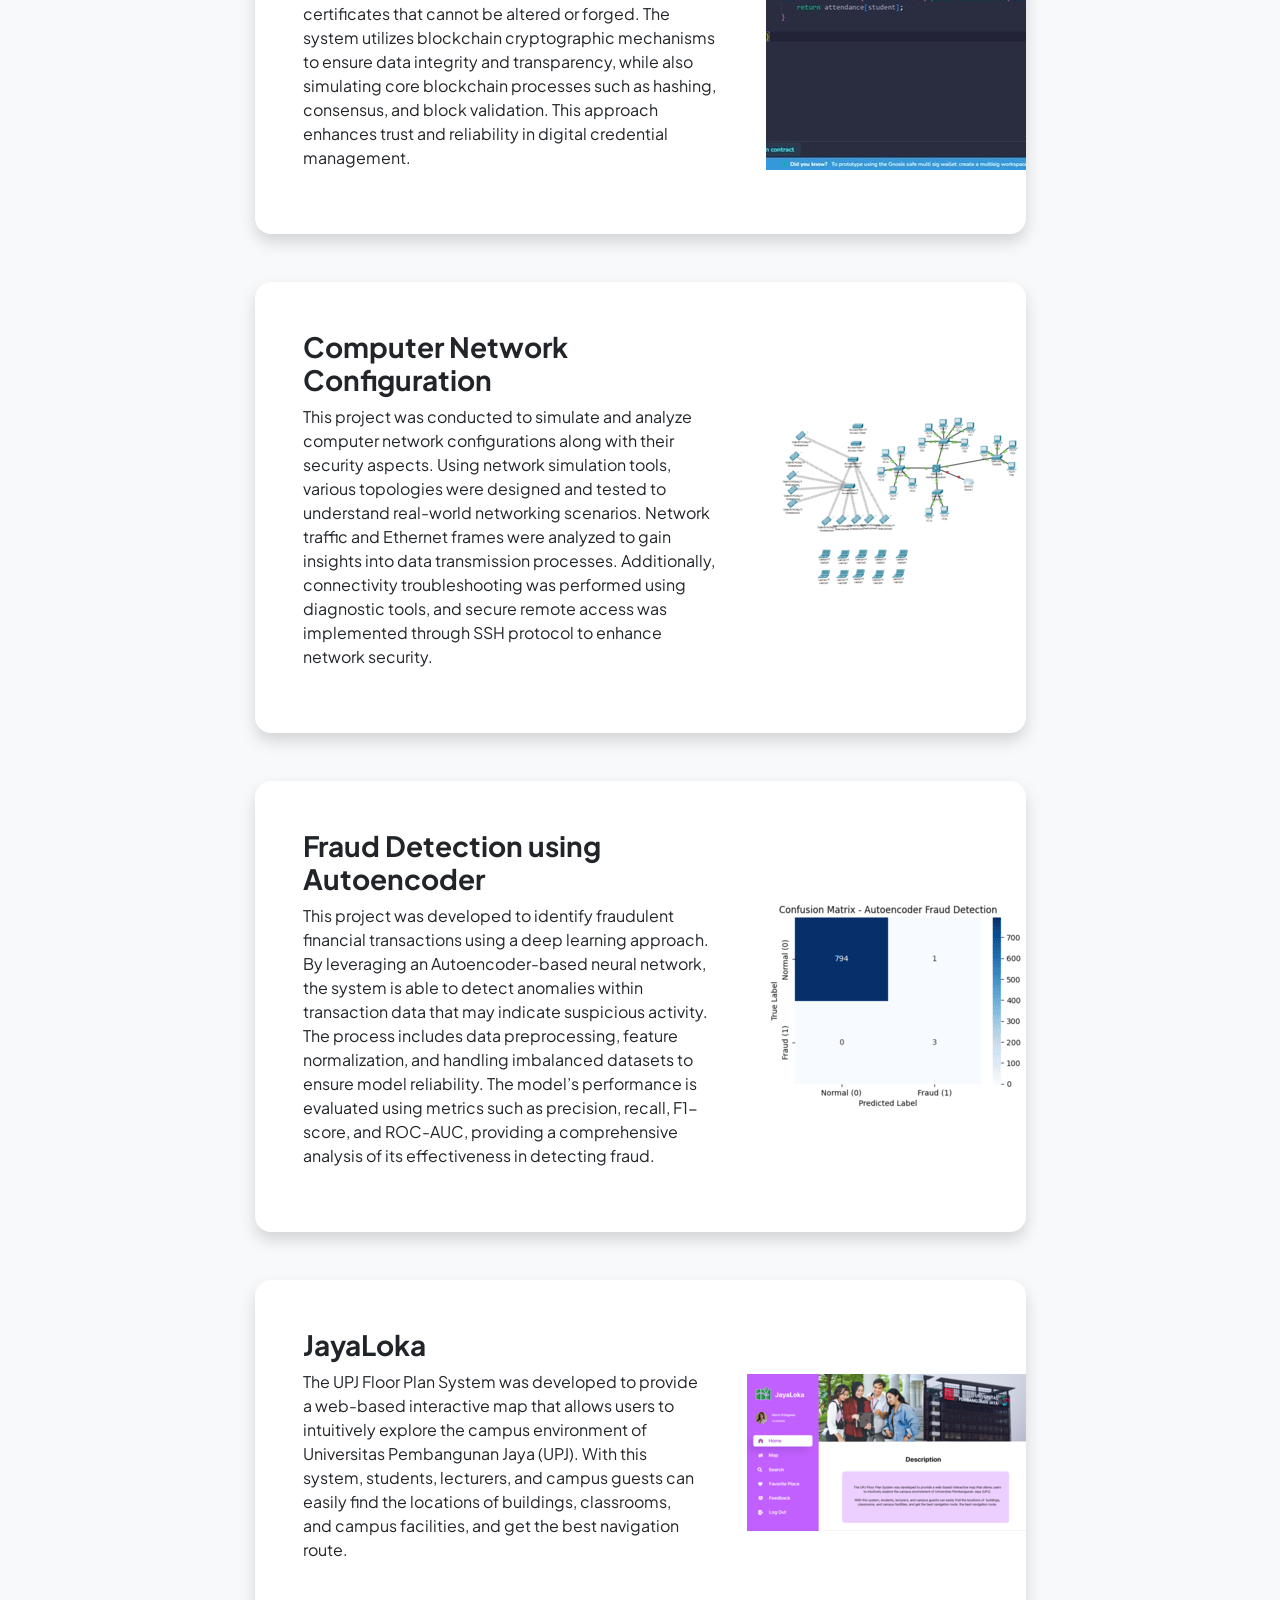
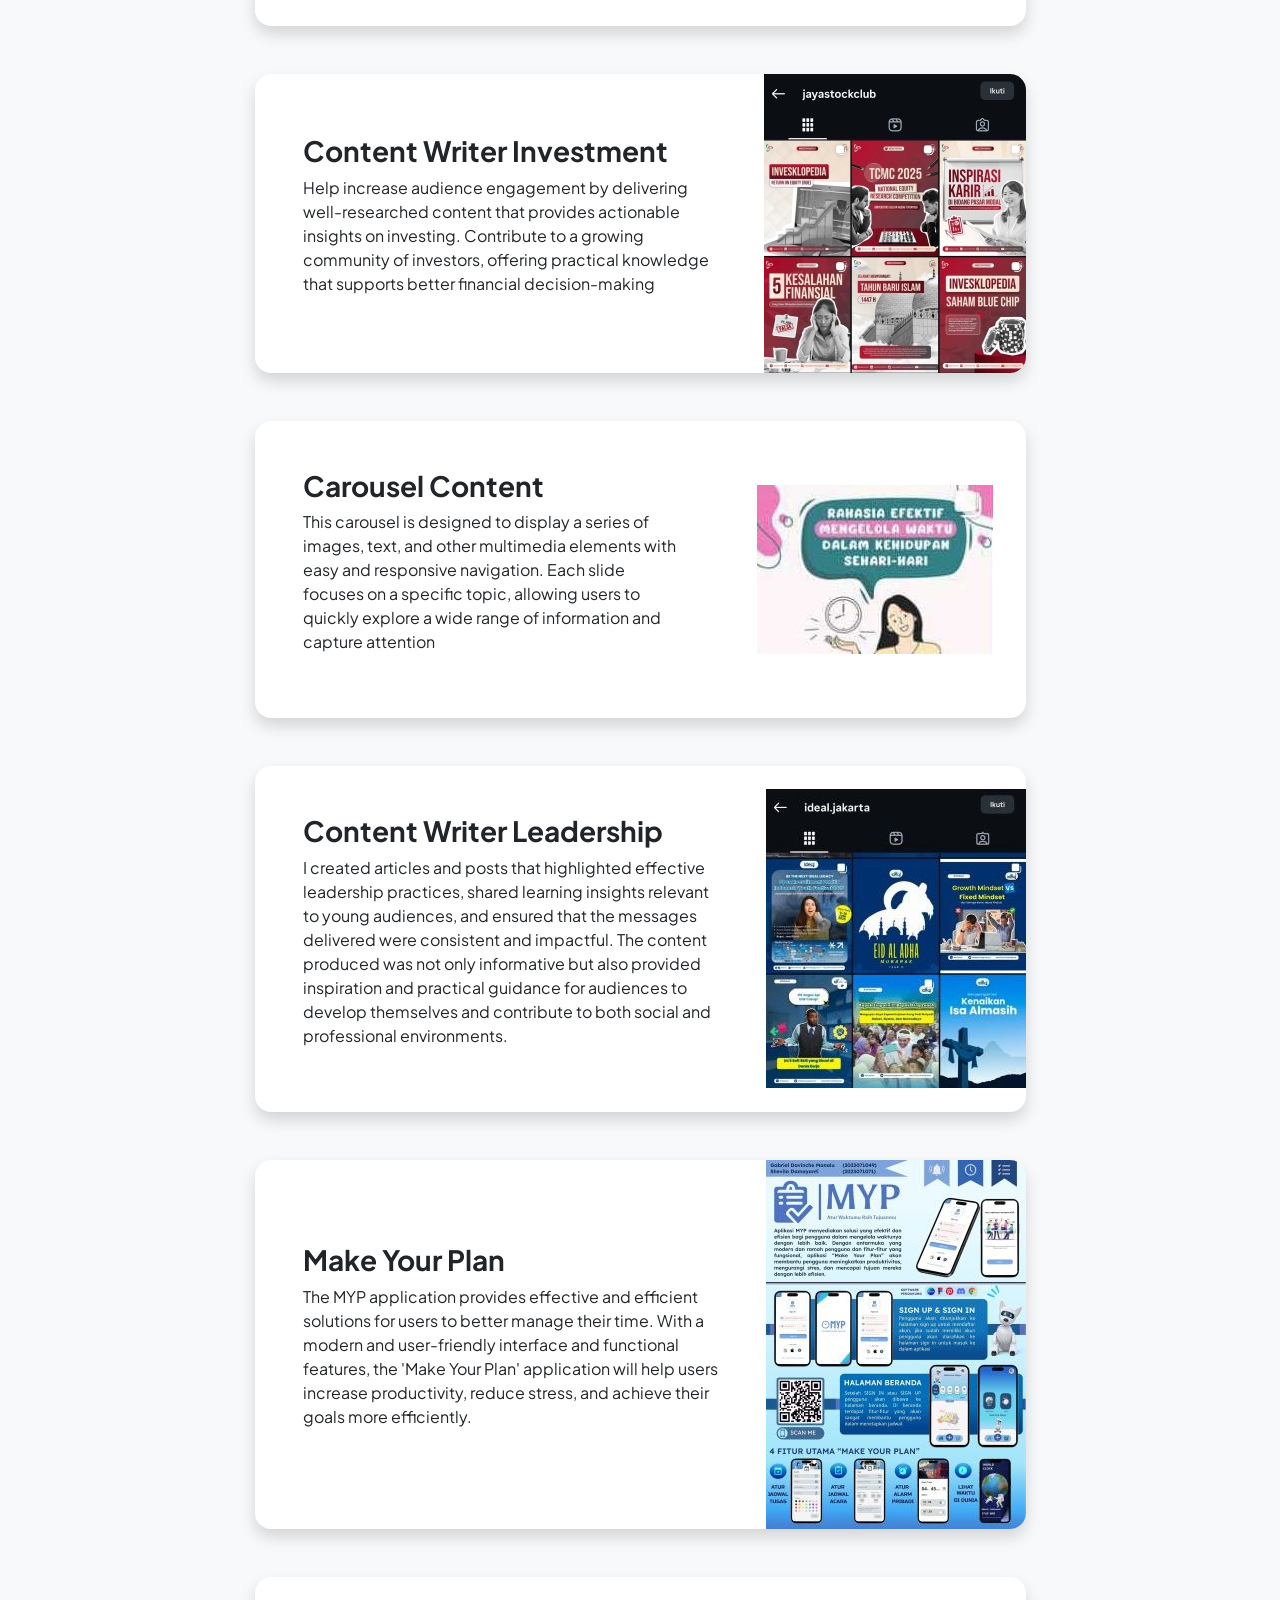
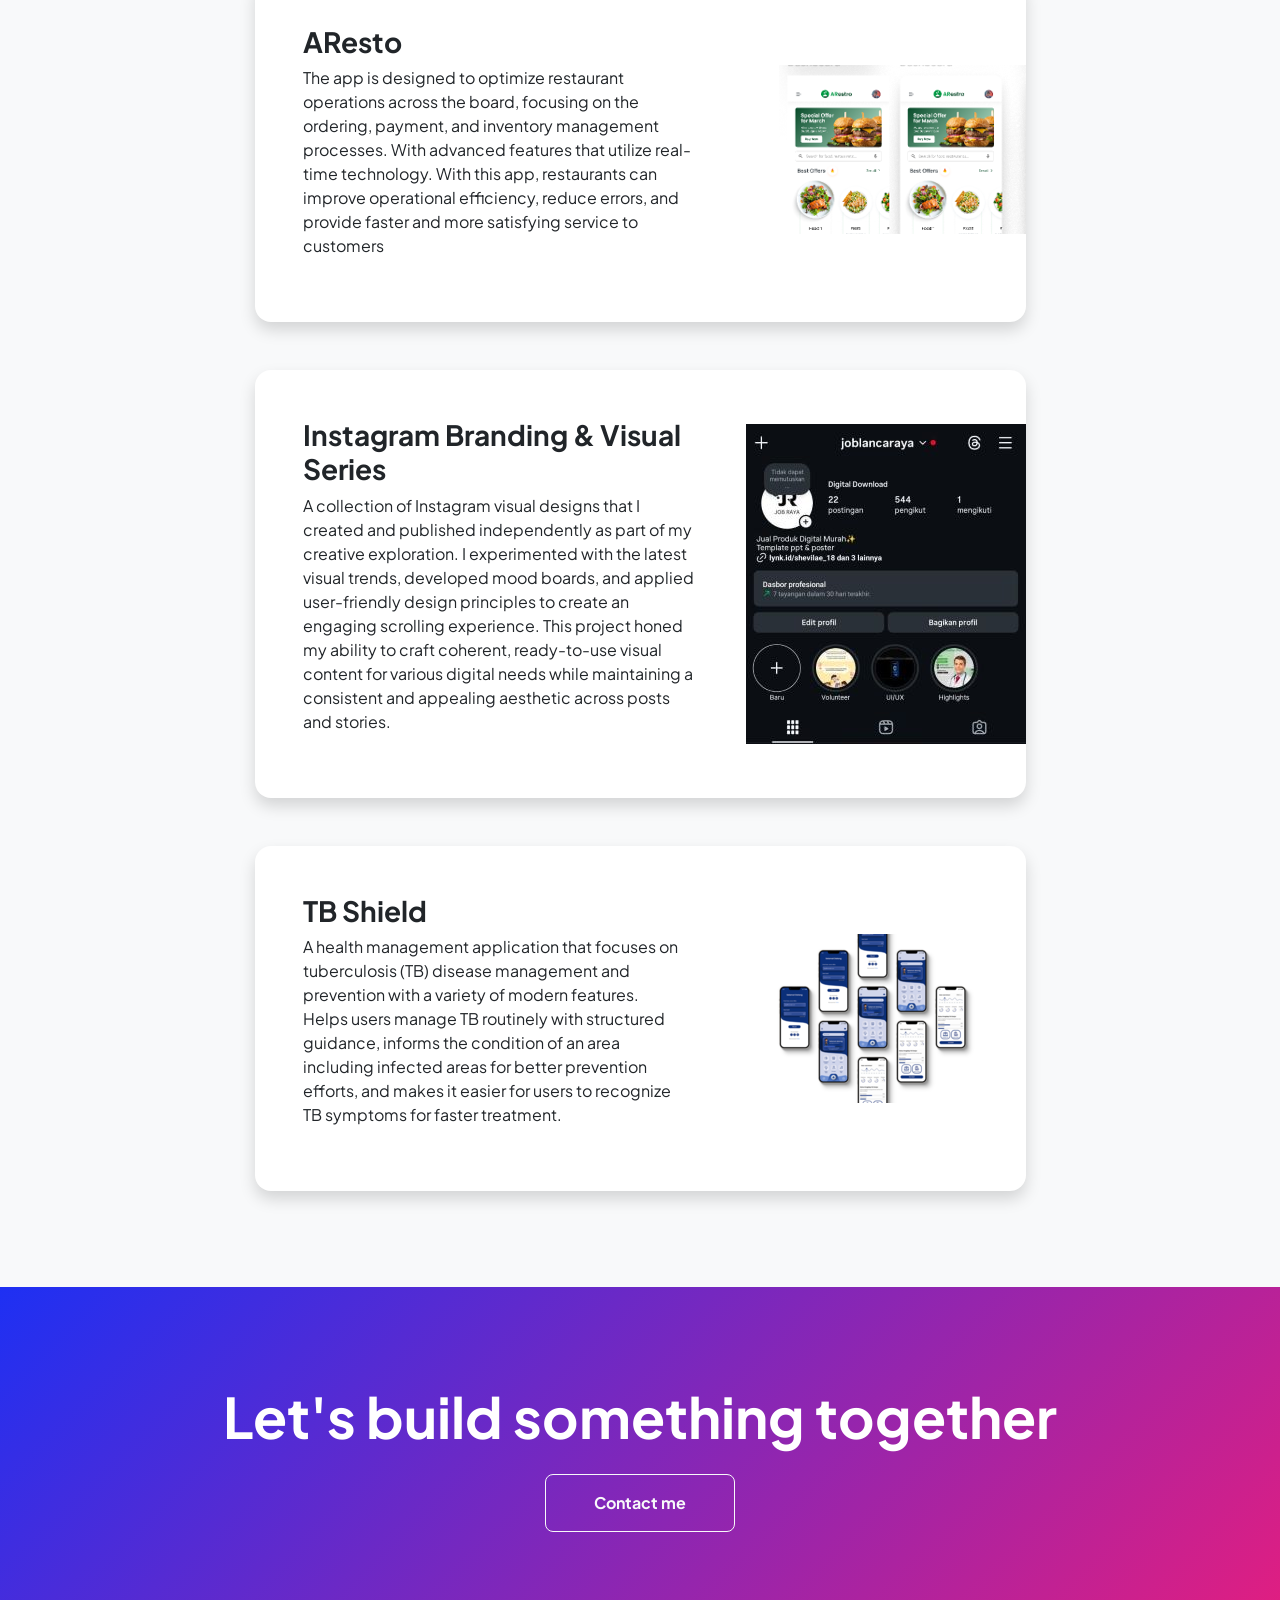
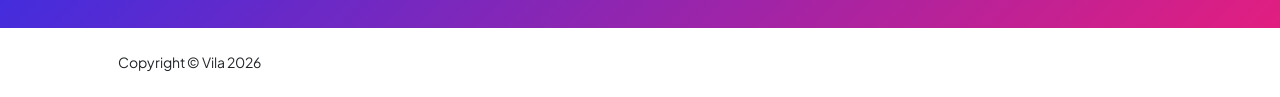
<file: projects.html>
<!DOCTYPE html>
<html lang="en">
    <head>
        <meta charset="utf-8" />
        <meta name="viewport" content="width=device-width, initial-scale=1, shrink-to-fit=no" />
        <meta name="description" content="" />
        <meta name="author" content="" />
        <title>web portofolio</title>
        <!-- Favicon-->
        <link rel="icon" type="image/x-icon" href="assets/img/favicon-porto.png" />
        <!-- Custom Google font-->
        <link rel="preconnect" href="https://fonts.googleapis.com" />
        <link rel="preconnect" href="https://fonts.gstatic.com" crossorigin />
        <link href="https://fonts.googleapis.com/css2?family=Plus+Jakarta+Sans:wght@100;200;300;400;500;600;700;800;900&amp;display=swap" rel="stylesheet" />
        <link href="https://cdn.jsdelivr.net/npm/bootstrap-icons@1.8.1/font/bootstrap-icons.css" rel="stylesheet" />
        <link href="css/styles.css" rel="stylesheet" />
    </head>
    <body class="d-flex flex-column h-100 bg-light">
        <main class="flex-shrink-0">
            <!-- Navigation-->
            <nav class="navbar navbar-expand-lg navbar-light bg-white py-3">
                <div class="container px-5">
                    <a class="navbar-brand" href="index.html"><span class="fw-bolder text-primary">Web Portofolio</span></a>
                    <button class="navbar-toggler" type="button" data-bs-toggle="collapse" data-bs-target="#navbarSupportedContent" aria-controls="navbarSupportedContent" aria-expanded="false" aria-label="Toggle navigation"><span class="navbar-toggler-icon"></span></button>
                    <div class="collapse navbar-collapse" id="navbarSupportedContent">
                        <ul class="navbar-nav ms-auto mb-2 mb-lg-0 small fw-bolder">
                            <li class="nav-item"><a class="nav-link" href="index.html">Home</a></li>
                            <li class="nav-item"><a class="nav-link" href="about.html">About</a></li>
                            <li class="nav-item"><a class="nav-link" href="projects.html">Projects</a></li>
                            <li class="nav-item"><a class="nav-link" href="skills.html">Skills</a></li>
                            <li class="nav-item"><a class="nav-link" href="contact.html">Contact</a></li>
                        </ul>
                    </div>
                </div>
            </nav>
            <!-- Projects Section-->
            <section class="py-5">
                <div class="container px-5 mb-5">
                    <div class="text-center mb-5">
                        <h1 class="display-5 fw-bolder mb-0"><span class="text-gradient d-inline">Projects</span></h1>
                    </div>
                    <div class="row gx-5 justify-content-center">
                        <div class="col-lg-11 col-xl-9 col-xxl-8">
                            <!-- Project Card 1-->
                            <div class="card overflow-hidden shadow rounded-4 border-0 mb-5">
                                <div class="card-body p-0">
                                    <div class="d-flex align-items-center">
                                        <div class="p-5">
                                            <h3 class="fw-bolder">Website Article</h3>
                                            <p>This project features a simple website built using HTML and Bootstrap, designed with a responsive and user-friendly structure. It includes key elements such as a navbar for easy navigation, attractive illustrated articles, and an informative footer</p>
                                        </div>
                                        <img class="img-fluid" src="assets/img/web.png" alt="#" />
                                    </div>
                                </div>
                            </div>
                            <!-- Project Card 2-->
                            <div class="card overflow-hidden shadow rounded-4 border-0 mb-5">
                                <div class="card-body p-0">
                                    <div class="d-flex align-items-center">
                                        <div class="p-5">
                                            <h3 class="fw-bolder">Database</h3>
                                            <p>In this project, I learned and implemented various basic and advanced concepts in database management. Using MySQL and PHP, I designed an efficient database to store, manage, and display data dynamically on a website. The project involved creating tables, designing relationships between data, and applying SQL queries for data manipulation</p>
                                        </div>
                                        <img class="img-fluid" src="assets/img/database.png" alt="#" />
                                    </div>
                                </div>
                            </div>
                            <!-- Project Card 3-->
                            <div class="card overflow-hidden shadow rounded-4 border-0 mb-5">
                                <div class="card-body p-0">
                                    <div class="d-flex align-items-center">
                                        <div class="p-5">
                                            <h3 class="fw-bolder">Clickque</h3>
                                            <p>The Clickque platform was developed to provide a web-based interactive space that helps users find friends with similar personalities based on their MBTI type. With this system, users can first take the MBTI test directly on the website or, if they already know their type, immediately search for friends who share the same frequency. This allows individuals to connect more intuitively, fostering meaningful relationships and communities built on personality alignment.</p>
                                        </div>
                                        <img class="img-fluid" src="assets/img/clickque.png" alt="#" />
                                    </div>
                                </div>
                            </div>
                            <!-- Project Card 4-->
                            <div class="card overflow-hidden shadow rounded-4 border-0 mb-5">
                                <div class="card-body p-0">
                                    <div class="d-flex align-items-center">
                                        <div class="p-5">
                                            <h3 class="fw-bolder">Digital Certificate Smart Contract</h3>
                                            <p>This project focuses on building a secure and tamper-proof digital certificate system using blockchain technology. By implementing smart contracts, the platform enables the issuance and verification of certificates that cannot be altered or forged. The system utilizes blockchain cryptographic mechanisms to ensure data integrity and transparency, while also simulating core blockchain processes such as hashing, consensus, and block validation. This approach enhances trust and reliability in digital credential management.</p>
                                        </div>
                                        <img class="img-fluid" src="assets/img/smart contract.jpg" alt="#" />
                                    </div>
                                </div>
                            </div>
                            <!-- Project Card 5-->
                            <div class="card overflow-hidden shadow rounded-4 border-0 mb-5">
                                <div class="card-body p-0">
                                    <div class="d-flex align-items-center">
                                        <div class="p-5">
                                            <h3 class="fw-bolder">Computer Network Configuration</h3>
                                            <p>This project was conducted to simulate and analyze computer network configurations along with their security aspects. Using network simulation tools, various topologies were designed and tested to understand real-world networking scenarios. Network traffic and Ethernet frames were analyzed to gain insights into data transmission processes. Additionally, connectivity troubleshooting was performed using diagnostic tools, and secure remote access was implemented through SSH protocol to enhance network security.</p>
                                        </div>
                                        <img class="img-fluid" src="assets/img/comnet.png" alt="#" />
                                    </div>
                                </div>
                            </div>
                            <!-- Project Card 6-->
                            <div class="card overflow-hidden shadow rounded-4 border-0 mb-5">
                                <div class="card-body p-0">
                                    <div class="d-flex align-items-center">
                                        <div class="p-5">
                                            <h3 class="fw-bolder">Fraud Detection using Autoencoder</h3>
                                            <p>This project was developed to identify fraudulent financial transactions using a deep learning approach. By leveraging an Autoencoder-based neural network, the system is able to detect anomalies within transaction data that may indicate suspicious activity. The process includes data preprocessing, feature normalization, and handling imbalanced datasets to ensure model reliability. The model’s performance is evaluated using metrics such as precision, recall, F1-score, and ROC-AUC, providing a comprehensive analysis of its effectiveness in detecting fraud.</p>
                                        </div>
                                        <img class="img-fluid" src="assets/img/download.png" alt="#" />
                                    </div>
                                </div>
                            </div>
                            <!-- Project Card 7-->
                            <div class="card overflow-hidden shadow rounded-4 border-0 mb-5">
                                <div class="card-body p-0">
                                    <div class="d-flex align-items-center">
                                        <div class="p-5">
                                            <h3 class="fw-bolder">JayaLoka</h3>
                                            <p>The UPJ Floor Plan System was developed to provide a web-based interactive map that allows users to intuitively explore the campus environment of Universitas Pembangunan Jaya (UPJ). With this system, students, lecturers, and campus guests can easily find the locations of buildings, classrooms, and campus facilities, and get the best navigation route.</p>
                                        </div>
                                        <img class="img-fluid" src="assets/img/jayaloka.png" alt="#" />
                                    </div>
                                </div>
                            </div>
                             <!-- Project Card 8-->
                             <div class="card overflow-hidden shadow rounded-4 border-0 mb-5">
                                <div class="card-body p-0">
                                    <div class="d-flex align-items-center">
                                        <div class="p-5">
                                            <h3 class="fw-bolder">Content Writer Investment</h3>
                                            <p>Help increase audience engagement by delivering well-researched content that provides actionable insights on investing. Contribute to a growing community of investors, offering practical knowledge that supports better financial decision-making</p>
                                        </div>
                                        <img class="img-fluid" src="assets/img/jsc.jpg" alt="#" />
                                    </div>
                                </div>
                            </div>
                            <!-- Project Card 9-->
                            <div class="card overflow-hidden shadow rounded-4 border-0 mb-5">
                                <div class="card-body p-0">
                                    <div class="d-flex align-items-center">
                                        <div class="p-5">
                                            <h3 class="fw-bolder">Carousel Content</h3>
                                            <p>This carousel is designed to display a series of images, text, and other multimedia elements with easy and responsive navigation. Each slide focuses on a specific topic, allowing users to quickly explore a wide range of information and capture attention</p>
                                        </div>
                                        <img class="img-fluid" src="assets/img/sosmed.png" alt="#" />
                                    </div>
                                </div>
                            </div>
                            <!-- Project Card 10-->
                            <div class="card overflow-hidden shadow rounded-4 border-0 mb-5">
                                <div class="card-body p-0">
                                    <div class="d-flex align-items-center">
                                        <div class="p-5">
                                            <h3 class="fw-bolder">Content Writer Leadership</h3>
                                            <p>I created articles and posts that highlighted effective leadership practices, shared learning insights relevant to young audiences, and ensured that the messages delivered were consistent and impactful. The content produced was not only informative but also provided inspiration and practical guidance for audiences to develop themselves and contribute to both social and professional environments.</p>
                                        </div>
                                        <img class="img-fluid" src="assets/img/ideal.jpg" alt="#" />
                                    </div>
                                </div>
                            </div>
                            <!-- Project Card 11-->
                            <div class="card overflow-hidden shadow rounded-4 border-0 mb-5">
                                <div class="card-body p-0">
                                    <div class="d-flex align-items-center">
                                        <div class="p-5">
                                            <h3 class="fw-bolder">Make Your Plan</h3>
                                            <p>The MYP application provides effective and efficient solutions for users to better manage their time. With a modern and user-friendly interface and functional features, the 'Make Your Plan' application will help users increase productivity, reduce stress, and achieve their goals more efficiently.</p>
                                        </div>
                                        <img class="img-fluid" src="assets/img/myp.jpg" alt="#" />
                                    </div>
                                </div>
                            </div>
                            <!-- Project Card 12-->
                            <div class="card overflow-hidden shadow rounded-4 border-0 mb-5">
                                <div class="card-body p-0">
                                    <div class="d-flex align-items-center">
                                        <div class="p-5">
                                            <h3 class="fw-bolder">AResto</h3>
                                            <p>The app is designed to optimize restaurant operations across the board, focusing on the ordering, payment, and inventory management processes. With advanced features that utilize real-time technology. With this app, restaurants can improve operational efficiency, reduce errors, and provide faster and more satisfying service to customers</p>
                                        </div>
                                        <img class="img-fluid" src="assets/img/AResto.png" alt="#" />
                                    </div>
                                </div>
                            </div>
                            <!-- Project Card 13-->
                            <div class="card overflow-hidden shadow rounded-4 border-0 mb-5">
                                <div class="card-body p-0">
                                    <div class="d-flex align-items-center">
                                        <div class="p-5">
                                            <h3 class="fw-bolder">Instagram Branding & Visual Series</h3>
                                            <p>A collection of Instagram visual designs that I created and published independently as part of my creative exploration. I experimented with the latest visual trends, developed mood boards, and applied user-friendly design principles to create an engaging scrolling experience. This project honed my ability to craft coherent, ready-to-use visual content for various digital needs while maintaining a consistent and appealing aesthetic across posts and stories.</p>
                                        </div>
                                        <img class="img-fluid" src="assets/img/instagram.jpg" alt="#" />
                                    </div>
                                </div>
                            </div>
                            <!-- Project Card 14-->
                            <div class="card overflow-hidden shadow rounded-4 border-0">
                                <div class="card-body p-0">
                                    <div class="d-flex align-items-center">
                                        <div class="p-5">
                                            <h3 class="fw-bolder">TB Shield</h3>
                                            <p>A health management application that focuses on tuberculosis (TB) disease management and prevention with a variety of modern features. Helps users manage TB routinely with structured guidance, informs the condition of an area including infected areas for better prevention efforts, and makes it easier for users to recognize TB symptoms for faster treatment.</p>
                                        </div>
                                        <img class="img-fluid" src="assets/img/TuberShield (1).png" alt="#" />
                                    </div>
                                </div>
                            </div>
                        </div>
                    </div>
                </div>
            </section>
            <!-- Call to action section-->
            <section class="py-5 bg-gradient-primary-to-secondary text-white">
                <div class="container px-5 my-5">
                    <div class="text-center">
                        <h2 class="display-4 fw-bolder mb-4">Let's build something together</h2>
                        <a class="btn btn-outline-light btn-lg px-5 py-3 fs-6 fw-bolder" href="contact.html">Contact me</a>
                    </div>
                </div>
            </section>
        </main>
        <!-- Footer-->
        <footer class="bg-white py-4 mt-auto">
            <div class="container px-5">
                <div class="row align-items-center justify-content-between flex-column flex-sm-row">
                    <div class="col-auto"><div class="small m-0">Copyright &copy; Vila 2026</div></div>
                </div>
            </div>
        </footer>
        <!-- Bootstrap core JS-->
        <script src="https://cdn.jsdelivr.net/npm/bootstrap@5.2.3/dist/js/bootstrap.bundle.min.js"></script>
        <!-- Core theme JS-->
        <script src="js/scripts.js"></script>
    </body>
</html>
</file>
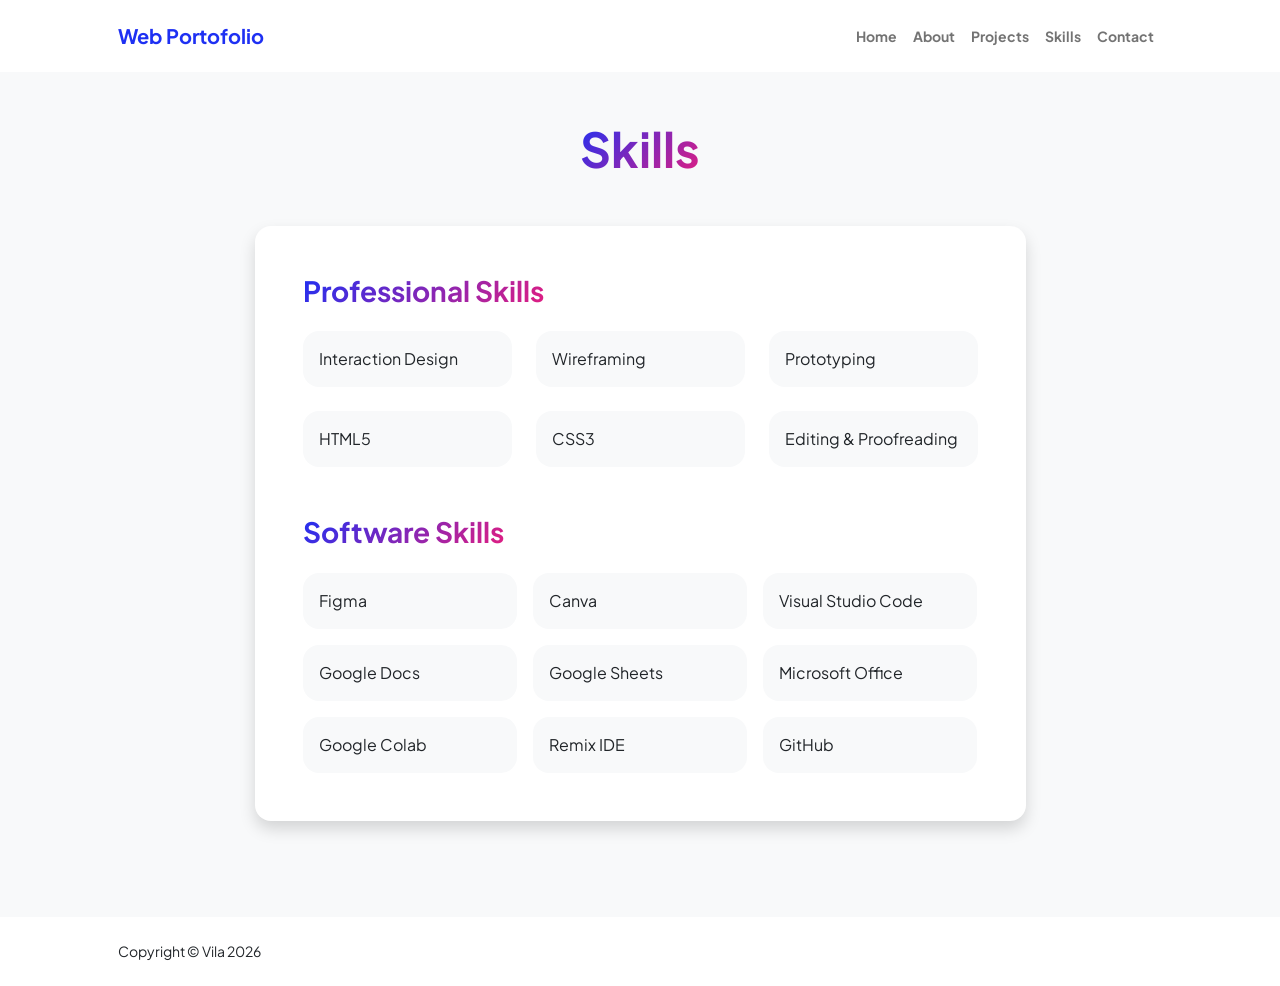
<file: skills.html>
<!DOCTYPE html>
<html lang="en">
    <head>
        <meta charset="utf-8" />
        <meta name="viewport" content="width=device-width, initial-scale=1, shrink-to-fit=no" />
        <meta name="description" content="Website portofolio" />
        <meta name="author" content="vila" />
        <title>Web portofolio</title>
        <!-- Favicon-->
        <link rel="icon" type="image/x-icon" href="assets/img/favicon-porto.png" />
        <!-- Custom Google font-->
        <link rel="preconnect" href="https://fonts.googleapis.com" />
        <link rel="preconnect" href="https://fonts.gstatic.com" crossorigin />
        <link href="https://fonts.googleapis.com/css2?family=Plus+Jakarta+Sans:wght@100;200;300;400;500;600;700;800;900&amp;display=swap" rel="stylesheet" />
        <link href="https://cdn.jsdelivr.net/npm/bootstrap-icons@1.8.1/font/bootstrap-icons.css" rel="stylesheet" />
        <link href="css/styles.css" rel="stylesheet" />
    </head>
    <body class="d-flex flex-column h-100 bg-light">
        <main class="flex-shrink-0">
            <!-- Navigation-->
            <nav class="navbar navbar-expand-lg navbar-light bg-white py-3">
                <div class="container px-5">
                    <a class="navbar-brand" href="index.html"><span class="fw-bolder text-primary">Web Portofolio</span></a>
                    <button class="navbar-toggler" type="button" data-bs-toggle="collapse" data-bs-target="#navbarSupportedContent" aria-controls="navbarSupportedContent" aria-expanded="false" aria-label="Toggle navigation"><span class="navbar-toggler-icon"></span></button>
                    <div class="collapse navbar-collapse" id="navbarSupportedContent">
                        <ul class="navbar-nav ms-auto mb-2 mb-lg-0 small fw-bolder">
                            <li class="nav-item"><a class="nav-link" href="index.html">Home</a></li>
                            <li class="nav-item"><a class="nav-link" href="about.html">About</a></li>
                            <li class="nav-item"><a class="nav-link" href="projects.html">Projects</a></li>
                            <li class="nav-item"><a class="nav-link" href="skills.html">Skills</a></li>
                            <li class="nav-item"><a class="nav-link" href="contact.html">Contact</a></li>
                        </ul>
                    </div>
                </div>
            </nav>
            <!-- Page Content-->
            <div class="container px-5 my-5">
                <div class="text-center mb-5">
                    <h1 class="display-5 fw-bolder mb-0"><span class="text-gradient d-inline">Skills</span></h1>
                </div>
                <div class="row gx-5 justify-content-center">
                    <div class="col-lg-11 col-xl-9 col-xxl-8">
                       
                        <!-- Skills Section-->
                        <section>
                            <!-- Skillset Card-->
                            <div class="card shadow border-0 rounded-4 mb-5">
                                <div class="card-body p-5">
                                    <!-- Professional skills list-->
                                    <div class="mb-5">
                                        <div class="d-flex align-items-center mb-4">
                                            <h3 class="fw-bolder mb-0"><span class="text-gradient d-inline">Professional Skills</span></h3>
                                        </div>
                                        <div class="row row-cols-1 row-cols-md-3 mb-4">
                                            <div class="col mb-4 mb-md-0"><div class="d-flex align-items-center bg-light rounded-4 p-3 h-100">Interaction Design</div></div>
                                            <div class="col mb-4 mb-md-0"><div class="d-flex align-items-center bg-light rounded-4 p-3 h-100">Wireframing</div></div>
                                            <div class="col"><div class="d-flex align-items-center bg-light rounded-4 p-3 h-100">Prototyping</div></div>
                                        </div>
                                        <div class="row row-cols-1 row-cols-md-3">
                                            <div class="col mb-4 mb-md-0"><div class="d-flex align-items-center bg-light rounded-4 p-3 h-100">HTML5</div></div>
                                            <div class="col mb-4 mb-md-0"><div class="d-flex align-items-center bg-light rounded-4 p-3 h-100">CSS3</div></div>
                                            <div class="col"><div class="d-flex align-items-center bg-light rounded-4 p-3 h-100">Editing & Proofreading</div></div>
                                        </div>
                                    </div>
                                    <!-- Languages list-->
                                    <div class="mb-0">
                                        <div class="d-flex align-items-center mb-4">
                                            <h3 class="fw-bolder mb-0"><span class="text-gradient d-inline">Software Skills</span></h3>
                                        </div>
                                        <div class="row row-cols-1 row-cols-md-3 g-3">
                                        <div class="col"><div class="d-flex align-items-center bg-light rounded-4 p-3 h-100">Figma</div></div>
                                        <div class="col"><div class="d-flex align-items-center bg-light rounded-4 p-3 h-100">Canva</div></div>
                                        <div class="col"><div class="d-flex align-items-center bg-light rounded-4 p-3 h-100">Visual Studio Code</div></div>

                                        <div class="col"><div class="d-flex align-items-center bg-light rounded-4 p-3 h-100">Google Docs</div></div>
                                        <div class="col"><div class="d-flex align-items-center bg-light rounded-4 p-3 h-100">Google Sheets</div></div>
                                        <div class="col"><div class="d-flex align-items-center bg-light rounded-4 p-3 h-100">Microsoft Office</div></div>

                                        <div class="col"><div class="d-flex align-items-center bg-light rounded-4 p-3 h-100">Google Colab</div></div>
                                        <div class="col"><div class="d-flex align-items-center bg-light rounded-4 p-3 h-100">Remix IDE</div></div>
                                        <div class="col"><div class="d-flex align-items-center bg-light rounded-4 p-3 h-100">GitHub</div></div>
                                        </div>
                                    </div>
                                </div>
                            </div>
                        </section>
                    </div>
                </div>
            </div>
        </main>
        <!-- Footer-->
        <footer class="bg-white py-4 mt-auto">
            <div class="container px-5">
                <div class="row align-items-center justify-content-between flex-column flex-sm-row">
                    <div class="col-auto"><div class="small m-0">Copyright &copy; Vila 2026</div></div>
                </div>
            </div>
        </footer>
        <!-- Bootstrap core JS-->
        <script src="https://cdn.jsdelivr.net/npm/bootstrap@5.2.3/dist/js/bootstrap.bundle.min.js"></script>
        <!-- Core theme JS-->
        <script src="js/scripts.js"></script>
    </body>
</html>
</file>
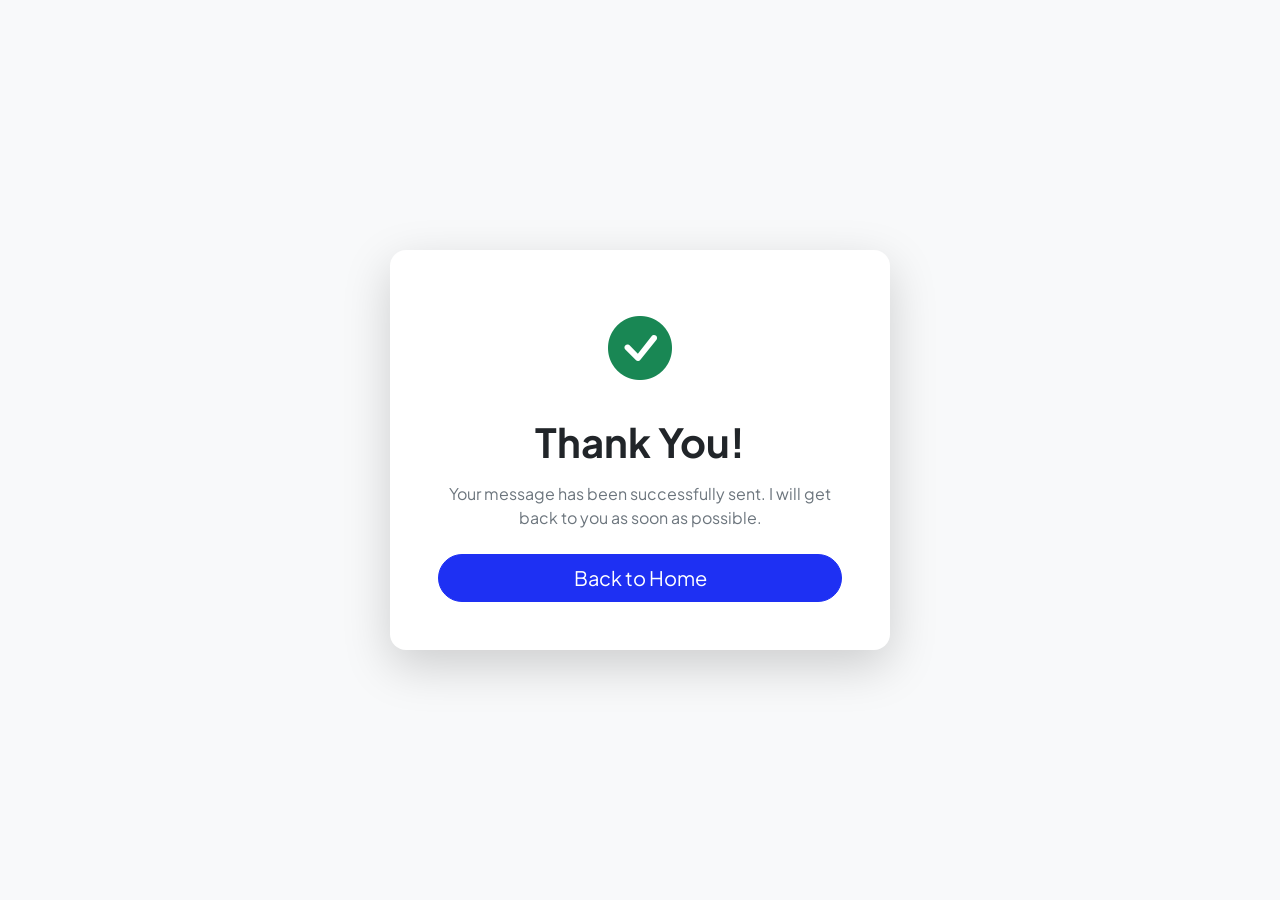
<file: thanks.html>
<!DOCTYPE html>
<html lang="en">
<head>
    <meta charset="UTF-8">
    <title>Thank You!</title>
    <meta name="viewport" content="width=device-width, initial-scale=1">

    <!-- Bootstrap CSS -->
    <link href="https://cdn.jsdelivr.net/npm/bootstrap@5.2.3/dist/css/bootstrap.min.css" rel="stylesheet">

    <!-- Bootstrap Icons -->
    <link href="https://cdn.jsdelivr.net/npm/bootstrap-icons@1.8.1/font/bootstrap-icons.css" rel="stylesheet">

    <!-- Google Font -->
    <link rel="preconnect" href="https://fonts.googleapis.com">
    <link rel="preconnect" href="https://fonts.gstatic.com" crossorigin>
    <link href="https://fonts.googleapis.com/css2?family=Plus+Jakarta+Sans:wght@300;400;500;600;700;800&display=swap" rel="stylesheet">

    <!-- Custom CSS -->
    <link href="css/styles.css" rel="stylesheet">
</head>
<body class="bg-light d-flex align-items-center justify-content-center"
      style="min-height:100vh; font-family: 'Plus Jakarta Sans', sans-serif;">

    <div class="card shadow-lg border-0 rounded-4 p-5 text-center" style="max-width: 500px;">
        <div class="mb-4">
            <i class="bi bi-check-circle-fill text-success" style="font-size: 4rem;"></i>
        </div>

        <h1 class="fw-bold mb-3">Thank You!</h1>
        <p class="text-muted mb-4">
            Your message has been successfully sent.  
            I will get back to you as soon as possible.
        </p>

        <a href="index.html" class="btn btn-primary btn-lg rounded-pill">
            Back to Home
        </a>
    </div>

</body>
</html>
</file>
<file: css/styles.css>
@charset "UTF-8";

:root {
  --bs-blue: #1e30f3;
  --bs-indigo: #6610f2;
  --bs-purple: #6f42c1;
  --bs-pink: #e21e80;
  --bs-red: #dc3545;
  --bs-orange: #fd7e14;
  --bs-yellow: #ffc107;
  --bs-green: #198754;
  --bs-teal: #20c997;
  --bs-cyan: #0dcaf0;
  --bs-black: #000;
  --bs-white: #fff;
  --bs-gray: #6c757d;
  --bs-gray-dark: #343a40;
  --bs-gray-100: #f8f9fa;
  --bs-gray-200: #e9ecef;
  --bs-gray-300: #dee2e6;
  --bs-gray-400: #ced4da;
  --bs-gray-500: #adb5bd;
  --bs-gray-600: #6c757d;
  --bs-gray-700: #495057;
  --bs-gray-800: #343a40;
  --bs-gray-900: #212529;
  --bs-primary: #1e30f3;
  --bs-secondary: #e21e80;
  --bs-success: #198754;
  --bs-info: #0dcaf0;
  --bs-warning: #ffc107;
  --bs-danger: #dc3545;
  --bs-light: #f8f9fa;
  --bs-dark: #212529;
  --bs-primary-rgb: 30, 48, 243;
  --bs-secondary-rgb: 226, 30, 128;
  --bs-success-rgb: 25, 135, 84;
  --bs-info-rgb: 13, 202, 240;
  --bs-warning-rgb: 255, 193, 7;
  --bs-danger-rgb: 220, 53, 69;
  --bs-light-rgb: 248, 249, 250;
  --bs-dark-rgb: 33, 37, 41;
  --bs-white-rgb: 255, 255, 255;
  --bs-black-rgb: 0, 0, 0;
  --bs-body-color-rgb: 33, 37, 41;
  --bs-body-bg-rgb: 255, 255, 255;
  --bs-font-sans-serif: "Plus Jakarta Sans";
  --bs-font-monospace: SFMono-Regular, Menlo, Monaco, Consolas, "Liberation Mono", "Courier New", monospace;
  --bs-gradient: linear-gradient(180deg, rgba(255, 255, 255, 0.15), rgba(255, 255, 255, 0));
  --bs-body-font-family: var(--bs-font-sans-serif);
  --bs-body-font-size: 1rem;
  --bs-body-font-weight: 400;
  --bs-body-line-height: 1.5;
  --bs-body-color: #212529;
  --bs-body-bg: #fff;
  --bs-border-width: 1px;
  --bs-border-style: solid;
  --bs-border-color: #dee2e6;
  --bs-border-color-translucent: rgba(0, 0, 0, 0.175);
  --bs-border-radius: 0.375rem;
  --bs-border-radius-sm: 0.25rem;
  --bs-border-radius-lg: 0.5rem;
  --bs-border-radius-xl: 1rem;
  --bs-border-radius-2xl: 2rem;
  --bs-border-radius-pill: 50rem;
  --bs-link-color: #1e30f3;
  --bs-link-hover-color: #1826c2;
  --bs-code-color: #e21e80;
  --bs-highlight-bg: #fff3cd;
}

*,
*::before,
*::after {
  box-sizing: border-box;
}

@media (prefers-reduced-motion: no-preference) {
  :root {
    scroll-behavior: smooth;
  }
}

body {
  margin: 0;
  font-family: var(--bs-body-font-family);
  font-size: var(--bs-body-font-size);
  font-weight: var(--bs-body-font-weight);
  line-height: var(--bs-body-line-height);
  color: var(--bs-body-color);
  text-align: var(--bs-body-text-align);
  background-color: var(--bs-body-bg);
  -webkit-text-size-adjust: 100%;
  -webkit-tap-highlight-color: rgba(0, 0, 0, 0);
}

hr {
  margin: 1rem 0;
  color: inherit;
  border: 0;
  border-top: 1px solid;
  opacity: 0.25;
}

h6, .h6, h5, .h5, h4, .h4, h3, .h3, h2, .h2, h1, .h1 {
  margin-top: 0;
  margin-bottom: 0.5rem;
  font-weight: 500;
  line-height: 1.2;
}

h1, .h1 {
  font-size: calc(1.375rem + 1.5vw);
}
@media (min-width: 1200px) {
  h1, .h1 {
    font-size: 2.5rem;
  }
}

h2, .h2 {
  font-size: calc(1.325rem + 0.9vw);
}
@media (min-width: 1200px) {
  h2, .h2 {
    font-size: 2rem;
  }
}

h3, .h3 {
  font-size: calc(1.3rem + 0.6vw);
}
@media (min-width: 1200px) {
  h3, .h3 {
    font-size: 1.75rem;
  }
}

h4, .h4 {
  font-size: calc(1.275rem + 0.3vw);
}
@media (min-width: 1200px) {
  h4, .h4 {
    font-size: 1.5rem;
  }
}

h5, .h5 {
  font-size: 1.25rem;
}

h6, .h6 {
  font-size: 1rem;
}

p {
  margin-top: 0;
  margin-bottom: 1rem;
}

abbr[title] {
  -webkit-text-decoration: underline dotted;
          text-decoration: underline dotted;
  cursor: help;
  -webkit-text-decoration-skip-ink: none;
          text-decoration-skip-ink: none;
}

address {
  margin-bottom: 1rem;
  font-style: normal;
  line-height: inherit;
}

ol,
ul {
  padding-left: 2rem;
}

ol,
ul,
dl {
  margin-top: 0;
  margin-bottom: 1rem;
}

ol ol,
ul ul,
ol ul,
ul ol {
  margin-bottom: 0;
}

dt {
  font-weight: 700;
}

dd {
  margin-bottom: 0.5rem;
  margin-left: 0;
}

blockquote {
  margin: 0 0 1rem;
}

b,
strong {
  font-weight: bolder;
}

small, .small {
  font-size: 0.875em;
}

mark, .mark {
  padding: 0.1875em;
  background-color: var(--bs-highlight-bg);
}

sub,
sup {
  position: relative;
  font-size: 0.75em;
  line-height: 0;
  vertical-align: baseline;
}

sub {
  bottom: -0.25em;
}

sup {
  top: -0.5em;
}

a {
  color: var(--bs-link-color);
  text-decoration: underline;
}
a:hover {
  color: var(--bs-link-hover-color);
}

a:not([href]):not([class]), a:not([href]):not([class]):hover {
  color: inherit;
  text-decoration: none;
}

pre,
code,
kbd,
samp {
  font-family: var(--bs-font-monospace);
  font-size: 1em;
}

pre {
  display: block;
  margin-top: 0;
  margin-bottom: 1rem;
  overflow: auto;
  font-size: 0.875em;
}
pre code {
  font-size: inherit;
  color: inherit;
  word-break: normal;
}

code {
  font-size: 0.875em;
  color: var(--bs-code-color);
  word-wrap: break-word;
}
a > code {
  color: inherit;
}

kbd {
  padding: 0.1875rem 0.375rem;
  font-size: 0.875em;
  color: var(--bs-body-bg);
  background-color: var(--bs-body-color);
  border-radius: 0.25rem;
}
kbd kbd {
  padding: 0;
  font-size: 1em;
}

figure {
  margin: 0 0 1rem;
}

img,
svg {
  vertical-align: middle;
}

table {
  caption-side: bottom;
  border-collapse: collapse;
}

caption {
  padding-top: 0.5rem;
  padding-bottom: 0.5rem;
  color: #6c757d;
  text-align: left;
}

th {
  text-align: inherit;
  text-align: -webkit-match-parent;
}

thead,
tbody,
tfoot,
tr,
td,
th {
  border-color: inherit;
  border-style: solid;
  border-width: 0;
}

label {
  display: inline-block;
}

button {
  border-radius: 0;
}

button:focus:not(:focus-visible) {
  outline: 0;
}

input,
button,
select,
optgroup,
textarea {
  margin: 0;
  font-family: inherit;
  font-size: inherit;
  line-height: inherit;
}

button,
select {
  text-transform: none;
}

[role=button] {
  cursor: pointer;
}

select {
  word-wrap: normal;
}
select:disabled {
  opacity: 1;
}

[list]:not([type=date]):not([type=datetime-local]):not([type=month]):not([type=week]):not([type=time])::-webkit-calendar-picker-indicator {
  display: none !important;
}

button,
[type=button],
[type=reset],
[type=submit] {
  -webkit-appearance: button;
}
button:not(:disabled),
[type=button]:not(:disabled),
[type=reset]:not(:disabled),
[type=submit]:not(:disabled) {
  cursor: pointer;
}

::-moz-focus-inner {
  padding: 0;
  border-style: none;
}

textarea {
  resize: vertical;
}

fieldset {
  min-width: 0;
  padding: 0;
  margin: 0;
  border: 0;
}

legend {
  float: left;
  width: 100%;
  padding: 0;
  margin-bottom: 0.5rem;
  font-size: calc(1.275rem + 0.3vw);
  line-height: inherit;
}
@media (min-width: 1200px) {
  legend {
    font-size: 1.5rem;
  }
}
legend + * {
  clear: left;
}

::-webkit-datetime-edit-fields-wrapper,
::-webkit-datetime-edit-text,
::-webkit-datetime-edit-minute,
::-webkit-datetime-edit-hour-field,
::-webkit-datetime-edit-day-field,
::-webkit-datetime-edit-month-field,
::-webkit-datetime-edit-year-field {
  padding: 0;
}

::-webkit-inner-spin-button {
  height: auto;
}

[type=search] {
  outline-offset: -2px;
  -webkit-appearance: textfield;
}

/* rtl:raw:
[type="tel"],
[type="url"],
[type="email"],
[type="number"] {
  direction: ltr;
}
*/
::-webkit-search-decoration {
  -webkit-appearance: none;
}

::-webkit-color-swatch-wrapper {
  padding: 0;
}

::file-selector-button {
  font: inherit;
  -webkit-appearance: button;
}

output {
  display: inline-block;
}

iframe {
  border: 0;
}

summary {
  display: list-item;
  cursor: pointer;
}

progress {
  vertical-align: baseline;
}

[hidden] {
  display: none !important;
}

.lead {
  font-size: 1.25rem;
  font-weight: 300;
}

.display-1 {
  font-size: calc(1.625rem + 4.5vw);
  font-weight: 300;
  line-height: 1.2;
}
@media (min-width: 1200px) {
  .display-1 {
    font-size: 5rem;
  }
}

.display-2 {
  font-size: calc(1.575rem + 3.9vw);
  font-weight: 300;
  line-height: 1.2;
}
@media (min-width: 1200px) {
  .display-2 {
    font-size: 4.5rem;
  }
}

.display-3 {
  font-size: calc(1.525rem + 3.3vw);
  font-weight: 300;
  line-height: 1.2;
}
@media (min-width: 1200px) {
  .display-3 {
    font-size: 4rem;
  }
}

.display-4 {
  font-size: calc(1.475rem + 2.7vw);
  font-weight: 300;
  line-height: 1.2;
}
@media (min-width: 1200px) {
  .display-4 {
    font-size: 3.5rem;
  }
}

.display-5 {
  font-size: calc(1.425rem + 2.1vw);
  font-weight: 300;
  line-height: 1.2;
}
@media (min-width: 1200px) {
  .display-5 {
    font-size: 3rem;
  }
}

.display-6 {
  font-size: calc(1.375rem + 1.5vw);
  font-weight: 300;
  line-height: 1.2;
}
@media (min-width: 1200px) {
  .display-6 {
    font-size: 2.5rem;
  }
}

.list-unstyled {
  padding-left: 0;
  list-style: none;
}

.list-inline {
  padding-left: 0;
  list-style: none;
}

.list-inline-item {
  display: inline-block;
}
.list-inline-item:not(:last-child) {
  margin-right: 0.5rem;
}

.initialism {
  font-size: 0.875em;
  text-transform: uppercase;
}

.blockquote {
  margin-bottom: 1rem;
  font-size: 1.25rem;
}
.blockquote > :last-child {
  margin-bottom: 0;
}

.blockquote-footer {
  margin-top: -1rem;
  margin-bottom: 1rem;
  font-size: 0.875em;
  color: #6c757d;
}
.blockquote-footer::before {
  content: "— ";
}

.img-fluid {
  max-width: 100%;
  height: auto;
}

.img-thumbnail {
  padding: 0.25rem;
  background-color: #fff;
  border: 1px solid var(--bs-border-color);
  border-radius: 0.375rem;
  max-width: 100%;
  height: auto;
}

.figure {
  display: inline-block;
}

.figure-img {
  margin-bottom: 0.5rem;
  line-height: 1;
}

.figure-caption {
  font-size: 0.875em;
  color: #6c757d;
}

.container,
.container-fluid,
.container-xxl,
.container-xl,
.container-lg,
.container-md,
.container-sm {
  --bs-gutter-x: 1.5rem;
  --bs-gutter-y: 0;
  width: 100%;
  padding-right: calc(var(--bs-gutter-x) * 0.5);
  padding-left: calc(var(--bs-gutter-x) * 0.5);
  margin-right: auto;
  margin-left: auto;
}

@media (min-width: 576px) {
  .container-sm, .container {
    max-width: 540px;
  }
}
@media (min-width: 768px) {
  .container-md, .container-sm, .container {
    max-width: 720px;
  }
}
@media (min-width: 992px) {
  .container-lg, .container-md, .container-sm, .container {
    max-width: 960px;
  }
}
@media (min-width: 1200px) {
  .container-xl, .container-lg, .container-md, .container-sm, .container {
    max-width: 1140px;
  }
}
@media (min-width: 1400px) {
  .container-xxl, .container-xl, .container-lg, .container-md, .container-sm, .container {
    max-width: 1320px;
  }
}
.row {
  --bs-gutter-x: 1.5rem;
  --bs-gutter-y: 0;
  display: flex;
  flex-wrap: wrap;
  margin-top: calc(-1 * var(--bs-gutter-y));
  margin-right: calc(-0.5 * var(--bs-gutter-x));
  margin-left: calc(-0.5 * var(--bs-gutter-x));
}
.row > * {
  flex-shrink: 0;
  width: 100%;
  max-width: 100%;
  padding-right: calc(var(--bs-gutter-x) * 0.5);
  padding-left: calc(var(--bs-gutter-x) * 0.5);
  margin-top: var(--bs-gutter-y);
}

.col {
  flex: 1 0 0%;
}

.row-cols-auto > * {
  flex: 0 0 auto;
  width: auto;
}

.row-cols-1 > * {
  flex: 0 0 auto;
  width: 100%;
}

.row-cols-2 > * {
  flex: 0 0 auto;
  width: 50%;
}

.row-cols-3 > * {
  flex: 0 0 auto;
  width: 33.3333333333%;
}

.row-cols-4 > * {
  flex: 0 0 auto;
  width: 25%;
}

.row-cols-5 > * {
  flex: 0 0 auto;
  width: 20%;
}

.row-cols-6 > * {
  flex: 0 0 auto;
  width: 16.6666666667%;
}

.col-auto {
  flex: 0 0 auto;
  width: auto;
}

.col-1 {
  flex: 0 0 auto;
  width: 8.33333333%;
}

.col-2 {
  flex: 0 0 auto;
  width: 16.66666667%;
}

.col-3 {
  flex: 0 0 auto;
  width: 25%;
}

.col-4 {
  flex: 0 0 auto;
  width: 33.33333333%;
}

.col-5 {
  flex: 0 0 auto;
  width: 41.66666667%;
}

.col-6 {
  flex: 0 0 auto;
  width: 50%;
}

.col-7 {
  flex: 0 0 auto;
  width: 58.33333333%;
}

.col-8 {
  flex: 0 0 auto;
  width: 66.66666667%;
}

.col-9 {
  flex: 0 0 auto;
  width: 75%;
}

.col-10 {
  flex: 0 0 auto;
  width: 83.33333333%;
}

.col-11 {
  flex: 0 0 auto;
  width: 91.66666667%;
}

.col-12 {
  flex: 0 0 auto;
  width: 100%;
}

.offset-1 {
  margin-left: 8.33333333%;
}

.offset-2 {
  margin-left: 16.66666667%;
}

.offset-3 {
  margin-left: 25%;
}

.offset-4 {
  margin-left: 33.33333333%;
}

.offset-5 {
  margin-left: 41.66666667%;
}

.offset-6 {
  margin-left: 50%;
}

.offset-7 {
  margin-left: 58.33333333%;
}

.offset-8 {
  margin-left: 66.66666667%;
}

.offset-9 {
  margin-left: 75%;
}

.offset-10 {
  margin-left: 83.33333333%;
}

.offset-11 {
  margin-left: 91.66666667%;
}

.g-0,
.gx-0 {
  --bs-gutter-x: 0;
}

.g-0,
.gy-0 {
  --bs-gutter-y: 0;
}

.g-1,
.gx-1 {
  --bs-gutter-x: 0.25rem;
}

.g-1,
.gy-1 {
  --bs-gutter-y: 0.25rem;
}

.g-2,
.gx-2 {
  --bs-gutter-x: 0.5rem;
}

.g-2,
.gy-2 {
  --bs-gutter-y: 0.5rem;
}

.g-3,
.gx-3 {
  --bs-gutter-x: 1rem;
}

.g-3,
.gy-3 {
  --bs-gutter-y: 1rem;
}

.g-4,
.gx-4 {
  --bs-gutter-x: 1.5rem;
}

.g-4,
.gy-4 {
  --bs-gutter-y: 1.5rem;
}

.g-5,
.gx-5 {
  --bs-gutter-x: 3rem;
}

.g-5,
.gy-5 {
  --bs-gutter-y: 3rem;
}

@media (min-width: 576px) {
  .col-sm {
    flex: 1 0 0%;
  }
  .row-cols-sm-auto > * {
    flex: 0 0 auto;
    width: auto;
  }
  .row-cols-sm-1 > * {
    flex: 0 0 auto;
    width: 100%;
  }
  .row-cols-sm-2 > * {
    flex: 0 0 auto;
    width: 50%;
  }
  .row-cols-sm-3 > * {
    flex: 0 0 auto;
    width: 33.3333333333%;
  }
  .row-cols-sm-4 > * {
    flex: 0 0 auto;
    width: 25%;
  }
  .row-cols-sm-5 > * {
    flex: 0 0 auto;
    width: 20%;
  }
  .row-cols-sm-6 > * {
    flex: 0 0 auto;
    width: 16.6666666667%;
  }
  .col-sm-auto {
    flex: 0 0 auto;
    width: auto;
  }
  .col-sm-1 {
    flex: 0 0 auto;
    width: 8.33333333%;
  }
  .col-sm-2 {
    flex: 0 0 auto;
    width: 16.66666667%;
  }
  .col-sm-3 {
    flex: 0 0 auto;
    width: 25%;
  }
  .col-sm-4 {
    flex: 0 0 auto;
    width: 33.33333333%;
  }
  .col-sm-5 {
    flex: 0 0 auto;
    width: 41.66666667%;
  }
  .col-sm-6 {
    flex: 0 0 auto;
    width: 50%;
  }
  .col-sm-7 {
    flex: 0 0 auto;
    width: 58.33333333%;
  }
  .col-sm-8 {
    flex: 0 0 auto;
    width: 66.66666667%;
  }
  .col-sm-9 {
    flex: 0 0 auto;
    width: 75%;
  }
  .col-sm-10 {
    flex: 0 0 auto;
    width: 83.33333333%;
  }
  .col-sm-11 {
    flex: 0 0 auto;
    width: 91.66666667%;
  }
  .col-sm-12 {
    flex: 0 0 auto;
    width: 100%;
  }
  .offset-sm-0 {
    margin-left: 0;
  }
  .offset-sm-1 {
    margin-left: 8.33333333%;
  }
  .offset-sm-2 {
    margin-left: 16.66666667%;
  }
  .offset-sm-3 {
    margin-left: 25%;
  }
  .offset-sm-4 {
    margin-left: 33.33333333%;
  }
  .offset-sm-5 {
    margin-left: 41.66666667%;
  }
  .offset-sm-6 {
    margin-left: 50%;
  }
  .offset-sm-7 {
    margin-left: 58.33333333%;
  }
  .offset-sm-8 {
    margin-left: 66.66666667%;
  }
  .offset-sm-9 {
    margin-left: 75%;
  }
  .offset-sm-10 {
    margin-left: 83.33333333%;
  }
  .offset-sm-11 {
    margin-left: 91.66666667%;
  }
  .g-sm-0,
  .gx-sm-0 {
    --bs-gutter-x: 0;
  }
  .g-sm-0,
  .gy-sm-0 {
    --bs-gutter-y: 0;
  }
  .g-sm-1,
  .gx-sm-1 {
    --bs-gutter-x: 0.25rem;
  }
  .g-sm-1,
  .gy-sm-1 {
    --bs-gutter-y: 0.25rem;
  }
  .g-sm-2,
  .gx-sm-2 {
    --bs-gutter-x: 0.5rem;
  }
  .g-sm-2,
  .gy-sm-2 {
    --bs-gutter-y: 0.5rem;
  }
  .g-sm-3,
  .gx-sm-3 {
    --bs-gutter-x: 1rem;
  }
  .g-sm-3,
  .gy-sm-3 {
    --bs-gutter-y: 1rem;
  }
  .g-sm-4,
  .gx-sm-4 {
    --bs-gutter-x: 1.5rem;
  }
  .g-sm-4,
  .gy-sm-4 {
    --bs-gutter-y: 1.5rem;
  }
  .g-sm-5,
  .gx-sm-5 {
    --bs-gutter-x: 3rem;
  }
  .g-sm-5,
  .gy-sm-5 {
    --bs-gutter-y: 3rem;
  }
}
@media (min-width: 768px) {
  .col-md {
    flex: 1 0 0%;
  }
  .row-cols-md-auto > * {
    flex: 0 0 auto;
    width: auto;
  }
  .row-cols-md-1 > * {
    flex: 0 0 auto;
    width: 100%;
  }
  .row-cols-md-2 > * {
    flex: 0 0 auto;
    width: 50%;
  }
  .row-cols-md-3 > * {
    flex: 0 0 auto;
    width: 33.3333333333%;
  }
  .row-cols-md-4 > * {
    flex: 0 0 auto;
    width: 25%;
  }
  .row-cols-md-5 > * {
    flex: 0 0 auto;
    width: 20%;
  }
  .row-cols-md-6 > * {
    flex: 0 0 auto;
    width: 16.6666666667%;
  }
  .col-md-auto {
    flex: 0 0 auto;
    width: auto;
  }
  .col-md-1 {
    flex: 0 0 auto;
    width: 8.33333333%;
  }
  .col-md-2 {
    flex: 0 0 auto;
    width: 16.66666667%;
  }
  .col-md-3 {
    flex: 0 0 auto;
    width: 25%;
  }
  .col-md-4 {
    flex: 0 0 auto;
    width: 33.33333333%;
  }
  .col-md-5 {
    flex: 0 0 auto;
    width: 41.66666667%;
  }
  .col-md-6 {
    flex: 0 0 auto;
    width: 50%;
  }
  .col-md-7 {
    flex: 0 0 auto;
    width: 58.33333333%;
  }
  .col-md-8 {
    flex: 0 0 auto;
    width: 66.66666667%;
  }
  .col-md-9 {
    flex: 0 0 auto;
    width: 75%;
  }
  .col-md-10 {
    flex: 0 0 auto;
    width: 83.33333333%;
  }
  .col-md-11 {
    flex: 0 0 auto;
    width: 91.66666667%;
  }
  .col-md-12 {
    flex: 0 0 auto;
    width: 100%;
  }
  .offset-md-0 {
    margin-left: 0;
  }
  .offset-md-1 {
    margin-left: 8.33333333%;
  }
  .offset-md-2 {
    margin-left: 16.66666667%;
  }
  .offset-md-3 {
    margin-left: 25%;
  }
  .offset-md-4 {
    margin-left: 33.33333333%;
  }
  .offset-md-5 {
    margin-left: 41.66666667%;
  }
  .offset-md-6 {
    margin-left: 50%;
  }
  .offset-md-7 {
    margin-left: 58.33333333%;
  }
  .offset-md-8 {
    margin-left: 66.66666667%;
  }
  .offset-md-9 {
    margin-left: 75%;
  }
  .offset-md-10 {
    margin-left: 83.33333333%;
  }
  .offset-md-11 {
    margin-left: 91.66666667%;
  }
  .g-md-0,
  .gx-md-0 {
    --bs-gutter-x: 0;
  }
  .g-md-0,
  .gy-md-0 {
    --bs-gutter-y: 0;
  }
  .g-md-1,
  .gx-md-1 {
    --bs-gutter-x: 0.25rem;
  }
  .g-md-1,
  .gy-md-1 {
    --bs-gutter-y: 0.25rem;
  }
  .g-md-2,
  .gx-md-2 {
    --bs-gutter-x: 0.5rem;
  }
  .g-md-2,
  .gy-md-2 {
    --bs-gutter-y: 0.5rem;
  }
  .g-md-3,
  .gx-md-3 {
    --bs-gutter-x: 1rem;
  }
  .g-md-3,
  .gy-md-3 {
    --bs-gutter-y: 1rem;
  }
  .g-md-4,
  .gx-md-4 {
    --bs-gutter-x: 1.5rem;
  }
  .g-md-4,
  .gy-md-4 {
    --bs-gutter-y: 1.5rem;
  }
  .g-md-5,
  .gx-md-5 {
    --bs-gutter-x: 3rem;
  }
  .g-md-5,
  .gy-md-5 {
    --bs-gutter-y: 3rem;
  }
}
@media (min-width: 992px) {
  .col-lg {
    flex: 1 0 0%;
  }
  .row-cols-lg-auto > * {
    flex: 0 0 auto;
    width: auto;
  }
  .row-cols-lg-1 > * {
    flex: 0 0 auto;
    width: 100%;
  }
  .row-cols-lg-2 > * {
    flex: 0 0 auto;
    width: 50%;
  }
  .row-cols-lg-3 > * {
    flex: 0 0 auto;
    width: 33.3333333333%;
  }
  .row-cols-lg-4 > * {
    flex: 0 0 auto;
    width: 25%;
  }
  .row-cols-lg-5 > * {
    flex: 0 0 auto;
    width: 20%;
  }
  .row-cols-lg-6 > * {
    flex: 0 0 auto;
    width: 16.6666666667%;
  }
  .col-lg-auto {
    flex: 0 0 auto;
    width: auto;
  }
  .col-lg-1 {
    flex: 0 0 auto;
    width: 8.33333333%;
  }
  .col-lg-2 {
    flex: 0 0 auto;
    width: 16.66666667%;
  }
  .col-lg-3 {
    flex: 0 0 auto;
    width: 25%;
  }
  .col-lg-4 {
    flex: 0 0 auto;
    width: 33.33333333%;
  }
  .col-lg-5 {
    flex: 0 0 auto;
    width: 41.66666667%;
  }
  .col-lg-6 {
    flex: 0 0 auto;
    width: 50%;
  }
  .col-lg-7 {
    flex: 0 0 auto;
    width: 58.33333333%;
  }
  .col-lg-8 {
    flex: 0 0 auto;
    width: 66.66666667%;
  }
  .col-lg-9 {
    flex: 0 0 auto;
    width: 75%;
  }
  .col-lg-10 {
    flex: 0 0 auto;
    width: 83.33333333%;
  }
  .col-lg-11 {
    flex: 0 0 auto;
    width: 91.66666667%;
  }
  .col-lg-12 {
    flex: 0 0 auto;
    width: 100%;
  }
  .offset-lg-0 {
    margin-left: 0;
  }
  .offset-lg-1 {
    margin-left: 8.33333333%;
  }
  .offset-lg-2 {
    margin-left: 16.66666667%;
  }
  .offset-lg-3 {
    margin-left: 25%;
  }
  .offset-lg-4 {
    margin-left: 33.33333333%;
  }
  .offset-lg-5 {
    margin-left: 41.66666667%;
  }
  .offset-lg-6 {
    margin-left: 50%;
  }
  .offset-lg-7 {
    margin-left: 58.33333333%;
  }
  .offset-lg-8 {
    margin-left: 66.66666667%;
  }
  .offset-lg-9 {
    margin-left: 75%;
  }
  .offset-lg-10 {
    margin-left: 83.33333333%;
  }
  .offset-lg-11 {
    margin-left: 91.66666667%;
  }
  .g-lg-0,
  .gx-lg-0 {
    --bs-gutter-x: 0;
  }
  .g-lg-0,
  .gy-lg-0 {
    --bs-gutter-y: 0;
  }
  .g-lg-1,
  .gx-lg-1 {
    --bs-gutter-x: 0.25rem;
  }
  .g-lg-1,
  .gy-lg-1 {
    --bs-gutter-y: 0.25rem;
  }
  .g-lg-2,
  .gx-lg-2 {
    --bs-gutter-x: 0.5rem;
  }
  .g-lg-2,
  .gy-lg-2 {
    --bs-gutter-y: 0.5rem;
  }
  .g-lg-3,
  .gx-lg-3 {
    --bs-gutter-x: 1rem;
  }
  .g-lg-3,
  .gy-lg-3 {
    --bs-gutter-y: 1rem;
  }
  .g-lg-4,
  .gx-lg-4 {
    --bs-gutter-x: 1.5rem;
  }
  .g-lg-4,
  .gy-lg-4 {
    --bs-gutter-y: 1.5rem;
  }
  .g-lg-5,
  .gx-lg-5 {
    --bs-gutter-x: 3rem;
  }
  .g-lg-5,
  .gy-lg-5 {
    --bs-gutter-y: 3rem;
  }
}
@media (min-width: 1200px) {
  .col-xl {
    flex: 1 0 0%;
  }
  .row-cols-xl-auto > * {
    flex: 0 0 auto;
    width: auto;
  }
  .row-cols-xl-1 > * {
    flex: 0 0 auto;
    width: 100%;
  }
  .row-cols-xl-2 > * {
    flex: 0 0 auto;
    width: 50%;
  }
  .row-cols-xl-3 > * {
    flex: 0 0 auto;
    width: 33.3333333333%;
  }
  .row-cols-xl-4 > * {
    flex: 0 0 auto;
    width: 25%;
  }
  .row-cols-xl-5 > * {
    flex: 0 0 auto;
    width: 20%;
  }
  .row-cols-xl-6 > * {
    flex: 0 0 auto;
    width: 16.6666666667%;
  }
  .col-xl-auto {
    flex: 0 0 auto;
    width: auto;
  }
  .col-xl-1 {
    flex: 0 0 auto;
    width: 8.33333333%;
  }
  .col-xl-2 {
    flex: 0 0 auto;
    width: 16.66666667%;
  }
  .col-xl-3 {
    flex: 0 0 auto;
    width: 25%;
  }
  .col-xl-4 {
    flex: 0 0 auto;
    width: 33.33333333%;
  }
  .col-xl-5 {
    flex: 0 0 auto;
    width: 41.66666667%;
  }
  .col-xl-6 {
    flex: 0 0 auto;
    width: 50%;
  }
  .col-xl-7 {
    flex: 0 0 auto;
    width: 58.33333333%;
  }
  .col-xl-8 {
    flex: 0 0 auto;
    width: 66.66666667%;
  }
  .col-xl-9 {
    flex: 0 0 auto;
    width: 75%;
  }
  .col-xl-10 {
    flex: 0 0 auto;
    width: 83.33333333%;
  }
  .col-xl-11 {
    flex: 0 0 auto;
    width: 91.66666667%;
  }
  .col-xl-12 {
    flex: 0 0 auto;
    width: 100%;
  }
  .offset-xl-0 {
    margin-left: 0;
  }
  .offset-xl-1 {
    margin-left: 8.33333333%;
  }
  .offset-xl-2 {
    margin-left: 16.66666667%;
  }
  .offset-xl-3 {
    margin-left: 25%;
  }
  .offset-xl-4 {
    margin-left: 33.33333333%;
  }
  .offset-xl-5 {
    margin-left: 41.66666667%;
  }
  .offset-xl-6 {
    margin-left: 50%;
  }
  .offset-xl-7 {
    margin-left: 58.33333333%;
  }
  .offset-xl-8 {
    margin-left: 66.66666667%;
  }
  .offset-xl-9 {
    margin-left: 75%;
  }
  .offset-xl-10 {
    margin-left: 83.33333333%;
  }
  .offset-xl-11 {
    margin-left: 91.66666667%;
  }
  .g-xl-0,
  .gx-xl-0 {
    --bs-gutter-x: 0;
  }
  .g-xl-0,
  .gy-xl-0 {
    --bs-gutter-y: 0;
  }
  .g-xl-1,
  .gx-xl-1 {
    --bs-gutter-x: 0.25rem;
  }
  .g-xl-1,
  .gy-xl-1 {
    --bs-gutter-y: 0.25rem;
  }
  .g-xl-2,
  .gx-xl-2 {
    --bs-gutter-x: 0.5rem;
  }
  .g-xl-2,
  .gy-xl-2 {
    --bs-gutter-y: 0.5rem;
  }
  .g-xl-3,
  .gx-xl-3 {
    --bs-gutter-x: 1rem;
  }
  .g-xl-3,
  .gy-xl-3 {
    --bs-gutter-y: 1rem;
  }
  .g-xl-4,
  .gx-xl-4 {
    --bs-gutter-x: 1.5rem;
  }
  .g-xl-4,
  .gy-xl-4 {
    --bs-gutter-y: 1.5rem;
  }
  .g-xl-5,
  .gx-xl-5 {
    --bs-gutter-x: 3rem;
  }
  .g-xl-5,
  .gy-xl-5 {
    --bs-gutter-y: 3rem;
  }
}
@media (min-width: 1400px) {
  .col-xxl {
    flex: 1 0 0%;
  }
  .row-cols-xxl-auto > * {
    flex: 0 0 auto;
    width: auto;
  }
  .row-cols-xxl-1 > * {
    flex: 0 0 auto;
    width: 100%;
  }
  .row-cols-xxl-2 > * {
    flex: 0 0 auto;
    width: 50%;
  }
  .row-cols-xxl-3 > * {
    flex: 0 0 auto;
    width: 33.3333333333%;
  }
  .row-cols-xxl-4 > * {
    flex: 0 0 auto;
    width: 25%;
  }
  .row-cols-xxl-5 > * {
    flex: 0 0 auto;
    width: 20%;
  }
  .row-cols-xxl-6 > * {
    flex: 0 0 auto;
    width: 16.6666666667%;
  }
  .col-xxl-auto {
    flex: 0 0 auto;
    width: auto;
  }
  .col-xxl-1 {
    flex: 0 0 auto;
    width: 8.33333333%;
  }
  .col-xxl-2 {
    flex: 0 0 auto;
    width: 16.66666667%;
  }
  .col-xxl-3 {
    flex: 0 0 auto;
    width: 25%;
  }
  .col-xxl-4 {
    flex: 0 0 auto;
    width: 33.33333333%;
  }
  .col-xxl-5 {
    flex: 0 0 auto;
    width: 41.66666667%;
  }
  .col-xxl-6 {
    flex: 0 0 auto;
    width: 50%;
  }
  .col-xxl-7 {
    flex: 0 0 auto;
    width: 58.33333333%;
  }
  .col-xxl-8 {
    flex: 0 0 auto;
    width: 66.66666667%;
  }
  .col-xxl-9 {
    flex: 0 0 auto;
    width: 75%;
  }
  .col-xxl-10 {
    flex: 0 0 auto;
    width: 83.33333333%;
  }
  .col-xxl-11 {
    flex: 0 0 auto;
    width: 91.66666667%;
  }
  .col-xxl-12 {
    flex: 0 0 auto;
    width: 100%;
  }
  .offset-xxl-0 {
    margin-left: 0;
  }
  .offset-xxl-1 {
    margin-left: 8.33333333%;
  }
  .offset-xxl-2 {
    margin-left: 16.66666667%;
  }
  .offset-xxl-3 {
    margin-left: 25%;
  }
  .offset-xxl-4 {
    margin-left: 33.33333333%;
  }
  .offset-xxl-5 {
    margin-left: 41.66666667%;
  }
  .offset-xxl-6 {
    margin-left: 50%;
  }
  .offset-xxl-7 {
    margin-left: 58.33333333%;
  }
  .offset-xxl-8 {
    margin-left: 66.66666667%;
  }
  .offset-xxl-9 {
    margin-left: 75%;
  }
  .offset-xxl-10 {
    margin-left: 83.33333333%;
  }
  .offset-xxl-11 {
    margin-left: 91.66666667%;
  }
  .g-xxl-0,
  .gx-xxl-0 {
    --bs-gutter-x: 0;
  }
  .g-xxl-0,
  .gy-xxl-0 {
    --bs-gutter-y: 0;
  }
  .g-xxl-1,
  .gx-xxl-1 {
    --bs-gutter-x: 0.25rem;
  }
  .g-xxl-1,
  .gy-xxl-1 {
    --bs-gutter-y: 0.25rem;
  }
  .g-xxl-2,
  .gx-xxl-2 {
    --bs-gutter-x: 0.5rem;
  }
  .g-xxl-2,
  .gy-xxl-2 {
    --bs-gutter-y: 0.5rem;
  }
  .g-xxl-3,
  .gx-xxl-3 {
    --bs-gutter-x: 1rem;
  }
  .g-xxl-3,
  .gy-xxl-3 {
    --bs-gutter-y: 1rem;
  }
  .g-xxl-4,
  .gx-xxl-4 {
    --bs-gutter-x: 1.5rem;
  }
  .g-xxl-4,
  .gy-xxl-4 {
    --bs-gutter-y: 1.5rem;
  }
  .g-xxl-5,
  .gx-xxl-5 {
    --bs-gutter-x: 3rem;
  }
  .g-xxl-5,
  .gy-xxl-5 {
    --bs-gutter-y: 3rem;
  }
}
.table {
  --bs-table-color: var(--bs-body-color);
  --bs-table-bg: transparent;
  --bs-table-border-color: var(--bs-border-color);
  --bs-table-accent-bg: transparent;
  --bs-table-striped-color: var(--bs-body-color);
  --bs-table-striped-bg: rgba(0, 0, 0, 0.05);
  --bs-table-active-color: var(--bs-body-color);
  --bs-table-active-bg: rgba(0, 0, 0, 0.1);
  --bs-table-hover-color: var(--bs-body-color);
  --bs-table-hover-bg: rgba(0, 0, 0, 0.075);
  width: 100%;
  margin-bottom: 1rem;
  color: var(--bs-table-color);
  vertical-align: top;
  border-color: var(--bs-table-border-color);
}
.table > :not(caption) > * > * {
  padding: 0.5rem 0.5rem;
  background-color: var(--bs-table-bg);
  border-bottom-width: 1px;
  box-shadow: inset 0 0 0 9999px var(--bs-table-accent-bg);
}
.table > tbody {
  vertical-align: inherit;
}
.table > thead {
  vertical-align: bottom;
}

.table-group-divider {
  border-top: 2px solid currentcolor;
}

.caption-top {
  caption-side: top;
}

.table-sm > :not(caption) > * > * {
  padding: 0.25rem 0.25rem;
}

.table-bordered > :not(caption) > * {
  border-width: 1px 0;
}
.table-bordered > :not(caption) > * > * {
  border-width: 0 1px;
}

.table-borderless > :not(caption) > * > * {
  border-bottom-width: 0;
}
.table-borderless > :not(:first-child) {
  border-top-width: 0;
}

.table-striped > tbody > tr:nth-of-type(odd) > * {
  --bs-table-accent-bg: var(--bs-table-striped-bg);
  color: var(--bs-table-striped-color);
}

.table-striped-columns > :not(caption) > tr > :nth-child(even) {
  --bs-table-accent-bg: var(--bs-table-striped-bg);
  color: var(--bs-table-striped-color);
}

.table-active {
  --bs-table-accent-bg: var(--bs-table-active-bg);
  color: var(--bs-table-active-color);
}

.table-hover > tbody > tr:hover > * {
  --bs-table-accent-bg: var(--bs-table-hover-bg);
  color: var(--bs-table-hover-color);
}

.table-primary {
  --bs-table-color: #000;
  --bs-table-bg: #d2d6fd;
  --bs-table-border-color: #bdc1e4;
  --bs-table-striped-bg: #c8cbf0;
  --bs-table-striped-color: #000;
  --bs-table-active-bg: #bdc1e4;
  --bs-table-active-color: #000;
  --bs-table-hover-bg: #c2c6ea;
  --bs-table-hover-color: #000;
  color: var(--bs-table-color);
  border-color: var(--bs-table-border-color);
}

.table-secondary {
  --bs-table-color: #000;
  --bs-table-bg: #f9d2e6;
  --bs-table-border-color: #e0bdcf;
  --bs-table-striped-bg: #edc8db;
  --bs-table-striped-color: #000;
  --bs-table-active-bg: #e0bdcf;
  --bs-table-active-color: #000;
  --bs-table-hover-bg: #e6c2d5;
  --bs-table-hover-color: #000;
  color: var(--bs-table-color);
  border-color: var(--bs-table-border-color);
}

.table-success {
  --bs-table-color: #000;
  --bs-table-bg: #d1e7dd;
  --bs-table-border-color: #bcd0c7;
  --bs-table-striped-bg: #c7dbd2;
  --bs-table-striped-color: #000;
  --bs-table-active-bg: #bcd0c7;
  --bs-table-active-color: #000;
  --bs-table-hover-bg: #c1d6cc;
  --bs-table-hover-color: #000;
  color: var(--bs-table-color);
  border-color: var(--bs-table-border-color);
}

.table-info {
  --bs-table-color: #000;
  --bs-table-bg: #cff4fc;
  --bs-table-border-color: #badce3;
  --bs-table-striped-bg: #c5e8ef;
  --bs-table-striped-color: #000;
  --bs-table-active-bg: #badce3;
  --bs-table-active-color: #000;
  --bs-table-hover-bg: #bfe2e9;
  --bs-table-hover-color: #000;
  color: var(--bs-table-color);
  border-color: var(--bs-table-border-color);
}

.table-warning {
  --bs-table-color: #000;
  --bs-table-bg: #fff3cd;
  --bs-table-border-color: #e6dbb9;
  --bs-table-striped-bg: #f2e7c3;
  --bs-table-striped-color: #000;
  --bs-table-active-bg: #e6dbb9;
  --bs-table-active-color: #000;
  --bs-table-hover-bg: #ece1be;
  --bs-table-hover-color: #000;
  color: var(--bs-table-color);
  border-color: var(--bs-table-border-color);
}

.table-danger {
  --bs-table-color: #000;
  --bs-table-bg: #f8d7da;
  --bs-table-border-color: #dfc2c4;
  --bs-table-striped-bg: #eccccf;
  --bs-table-striped-color: #000;
  --bs-table-active-bg: #dfc2c4;
  --bs-table-active-color: #000;
  --bs-table-hover-bg: #e5c7ca;
  --bs-table-hover-color: #000;
  color: var(--bs-table-color);
  border-color: var(--bs-table-border-color);
}

.table-light {
  --bs-table-color: #000;
  --bs-table-bg: #f8f9fa;
  --bs-table-border-color: #dfe0e1;
  --bs-table-striped-bg: #ecedee;
  --bs-table-striped-color: #000;
  --bs-table-active-bg: #dfe0e1;
  --bs-table-active-color: #000;
  --bs-table-hover-bg: #e5e6e7;
  --bs-table-hover-color: #000;
  color: var(--bs-table-color);
  border-color: var(--bs-table-border-color);
}

.table-dark {
  --bs-table-color: #fff;
  --bs-table-bg: #212529;
  --bs-table-border-color: #373b3e;
  --bs-table-striped-bg: #2c3034;
  --bs-table-striped-color: #fff;
  --bs-table-active-bg: #373b3e;
  --bs-table-active-color: #fff;
  --bs-table-hover-bg: #323539;
  --bs-table-hover-color: #fff;
  color: var(--bs-table-color);
  border-color: var(--bs-table-border-color);
}

.table-responsive {
  overflow-x: auto;
  -webkit-overflow-scrolling: touch;
}

@media (max-width: 575.98px) {
  .table-responsive-sm {
    overflow-x: auto;
    -webkit-overflow-scrolling: touch;
  }
}
@media (max-width: 767.98px) {
  .table-responsive-md {
    overflow-x: auto;
    -webkit-overflow-scrolling: touch;
  }
}
@media (max-width: 991.98px) {
  .table-responsive-lg {
    overflow-x: auto;
    -webkit-overflow-scrolling: touch;
  }
}
@media (max-width: 1199.98px) {
  .table-responsive-xl {
    overflow-x: auto;
    -webkit-overflow-scrolling: touch;
  }
}
@media (max-width: 1399.98px) {
  .table-responsive-xxl {
    overflow-x: auto;
    -webkit-overflow-scrolling: touch;
  }
}
.form-label {
  margin-bottom: 0.5rem;
}

.col-form-label {
  padding-top: calc(0.375rem + 1px);
  padding-bottom: calc(0.375rem + 1px);
  margin-bottom: 0;
  font-size: inherit;
  line-height: 1.5;
}

.col-form-label-lg {
  padding-top: calc(0.5rem + 1px);
  padding-bottom: calc(0.5rem + 1px);
  font-size: 1.25rem;
}

.col-form-label-sm {
  padding-top: calc(0.25rem + 1px);
  padding-bottom: calc(0.25rem + 1px);
  font-size: 0.875rem;
}

.form-text {
  margin-top: 0.25rem;
  font-size: 0.875em;
  color: #6c757d;
}

.form-control {
  display: block;
  width: 100%;
  padding: 0.375rem 0.75rem;
  font-size: 1rem;
  font-weight: 400;
  line-height: 1.5;
  color: #212529;
  background-color: #fff;
  background-clip: padding-box;
  border: 1px solid #ced4da;
  -webkit-appearance: none;
     -moz-appearance: none;
          appearance: none;
  border-radius: 0.375rem;
  transition: border-color 0.15s ease-in-out, box-shadow 0.15s ease-in-out;
}
@media (prefers-reduced-motion: reduce) {
  .form-control {
    transition: none;
  }
}
.form-control[type=file] {
  overflow: hidden;
}
.form-control[type=file]:not(:disabled):not([readonly]) {
  cursor: pointer;
}
.form-control:focus {
  color: #212529;
  background-color: #fff;
  border-color: #8f98f9;
  outline: 0;
  box-shadow: 0 0 0 0.25rem rgba(30, 48, 243, 0.25);
}
.form-control::-webkit-date-and-time-value {
  height: 1.5em;
}
.form-control::-moz-placeholder {
  color: #6c757d;
  opacity: 1;
}
.form-control::placeholder {
  color: #6c757d;
  opacity: 1;
}
.form-control:disabled {
  background-color: #e9ecef;
  opacity: 1;
}
.form-control::file-selector-button {
  padding: 0.375rem 0.75rem;
  margin: -0.375rem -0.75rem;
  -webkit-margin-end: 0.75rem;
          margin-inline-end: 0.75rem;
  color: #212529;
  background-color: #e9ecef;
  pointer-events: none;
  border-color: inherit;
  border-style: solid;
  border-width: 0;
  border-inline-end-width: 1px;
  border-radius: 0;
  transition: color 0.15s ease-in-out, background-color 0.15s ease-in-out, border-color 0.15s ease-in-out, box-shadow 0.15s ease-in-out;
}
@media (prefers-reduced-motion: reduce) {
  .form-control::file-selector-button {
    transition: none;
  }
}
.form-control:hover:not(:disabled):not([readonly])::file-selector-button {
  background-color: #dde0e3;
}

.form-control-plaintext {
  display: block;
  width: 100%;
  padding: 0.375rem 0;
  margin-bottom: 0;
  line-height: 1.5;
  color: #212529;
  background-color: transparent;
  border: solid transparent;
  border-width: 1px 0;
}
.form-control-plaintext:focus {
  outline: 0;
}
.form-control-plaintext.form-control-sm, .form-control-plaintext.form-control-lg {
  padding-right: 0;
  padding-left: 0;
}

.form-control-sm {
  min-height: calc(1.5em + 0.5rem + 2px);
  padding: 0.25rem 0.5rem;
  font-size: 0.875rem;
  border-radius: 0.25rem;
}
.form-control-sm::file-selector-button {
  padding: 0.25rem 0.5rem;
  margin: -0.25rem -0.5rem;
  -webkit-margin-end: 0.5rem;
          margin-inline-end: 0.5rem;
}

.form-control-lg {
  min-height: calc(1.5em + 1rem + 2px);
  padding: 0.5rem 1rem;
  font-size: 1.25rem;
  border-radius: 0.5rem;
}
.form-control-lg::file-selector-button {
  padding: 0.5rem 1rem;
  margin: -0.5rem -1rem;
  -webkit-margin-end: 1rem;
          margin-inline-end: 1rem;
}

textarea.form-control {
  min-height: calc(1.5em + 0.75rem + 2px);
}
textarea.form-control-sm {
  min-height: calc(1.5em + 0.5rem + 2px);
}
textarea.form-control-lg {
  min-height: calc(1.5em + 1rem + 2px);
}

.form-control-color {
  width: 3rem;
  height: calc(1.5em + 0.75rem + 2px);
  padding: 0.375rem;
}
.form-control-color:not(:disabled):not([readonly]) {
  cursor: pointer;
}
.form-control-color::-moz-color-swatch {
  border: 0 !important;
  border-radius: 0.375rem;
}
.form-control-color::-webkit-color-swatch {
  border-radius: 0.375rem;
}
.form-control-color.form-control-sm {
  height: calc(1.5em + 0.5rem + 2px);
}
.form-control-color.form-control-lg {
  height: calc(1.5em + 1rem + 2px);
}

.form-select {
  display: block;
  width: 100%;
  padding: 0.375rem 2.25rem 0.375rem 0.75rem;
  -moz-padding-start: calc(0.75rem - 3px);
  font-size: 1rem;
  font-weight: 400;
  line-height: 1.5;
  color: #212529;
  background-color: #fff;
  background-image: url("data:image/svg+xml,%3csvg xmlns='http://www.w3.org/2000/svg' viewBox='0 0 16 16'%3e%3cpath fill='none' stroke='%23343a40' stroke-linecap='round' stroke-linejoin='round' stroke-width='2' d='m2 5 6 6 6-6'/%3e%3c/svg%3e");
  background-repeat: no-repeat;
  background-position: right 0.75rem center;
  background-size: 16px 12px;
  border: 1px solid #ced4da;
  border-radius: 0.375rem;
  transition: border-color 0.15s ease-in-out, box-shadow 0.15s ease-in-out;
  -webkit-appearance: none;
     -moz-appearance: none;
          appearance: none;
}
@media (prefers-reduced-motion: reduce) {
  .form-select {
    transition: none;
  }
}
.form-select:focus {
  border-color: #8f98f9;
  outline: 0;
  box-shadow: 0 0 0 0.25rem rgba(30, 48, 243, 0.25);
}
.form-select[multiple], .form-select[size]:not([size="1"]) {
  padding-right: 0.75rem;
  background-image: none;
}
.form-select:disabled {
  background-color: #e9ecef;
}
.form-select:-moz-focusring {
  color: transparent;
  text-shadow: 0 0 0 #212529;
}

.form-select-sm {
  padding-top: 0.25rem;
  padding-bottom: 0.25rem;
  padding-left: 0.5rem;
  font-size: 0.875rem;
  border-radius: 0.25rem;
}

.form-select-lg {
  padding-top: 0.5rem;
  padding-bottom: 0.5rem;
  padding-left: 1rem;
  font-size: 1.25rem;
  border-radius: 0.5rem;
}

.form-check {
  display: block;
  min-height: 1.5rem;
  padding-left: 1.5em;
  margin-bottom: 0.125rem;
}
.form-check .form-check-input {
  float: left;
  margin-left: -1.5em;
}

.form-check-reverse {
  padding-right: 1.5em;
  padding-left: 0;
  text-align: right;
}
.form-check-reverse .form-check-input {
  float: right;
  margin-right: -1.5em;
  margin-left: 0;
}

.form-check-input {
  width: 1em;
  height: 1em;
  margin-top: 0.25em;
  vertical-align: top;
  background-color: #fff;
  background-repeat: no-repeat;
  background-position: center;
  background-size: contain;
  border: 1px solid rgba(0, 0, 0, 0.25);
  -webkit-appearance: none;
     -moz-appearance: none;
          appearance: none;
  -webkit-print-color-adjust: exact;
          print-color-adjust: exact;
}
.form-check-input[type=checkbox] {
  border-radius: 0.25em;
}
.form-check-input[type=radio] {
  border-radius: 50%;
}
.form-check-input:active {
  filter: brightness(90%);
}
.form-check-input:focus {
  border-color: #8f98f9;
  outline: 0;
  box-shadow: 0 0 0 0.25rem rgba(30, 48, 243, 0.25);
}
.form-check-input:checked {
  background-color: #1e30f3;
  border-color: #1e30f3;
}
.form-check-input:checked[type=checkbox] {
  background-image: url("data:image/svg+xml,%3csvg xmlns='http://www.w3.org/2000/svg' viewBox='0 0 20 20'%3e%3cpath fill='none' stroke='%23fff' stroke-linecap='round' stroke-linejoin='round' stroke-width='3' d='m6 10 3 3 6-6'/%3e%3c/svg%3e");
}
.form-check-input:checked[type=radio] {
  background-image: url("data:image/svg+xml,%3csvg xmlns='http://www.w3.org/2000/svg' viewBox='-4 -4 8 8'%3e%3ccircle r='2' fill='%23fff'/%3e%3c/svg%3e");
}
.form-check-input[type=checkbox]:indeterminate {
  background-color: #1e30f3;
  border-color: #1e30f3;
  background-image: url("data:image/svg+xml,%3csvg xmlns='http://www.w3.org/2000/svg' viewBox='0 0 20 20'%3e%3cpath fill='none' stroke='%23fff' stroke-linecap='round' stroke-linejoin='round' stroke-width='3' d='M6 10h8'/%3e%3c/svg%3e");
}
.form-check-input:disabled {
  pointer-events: none;
  filter: none;
  opacity: 0.5;
}
.form-check-input[disabled] ~ .form-check-label, .form-check-input:disabled ~ .form-check-label {
  cursor: default;
  opacity: 0.5;
}

.form-switch {
  padding-left: 2.5em;
}
.form-switch .form-check-input {
  width: 2em;
  margin-left: -2.5em;
  background-image: url("data:image/svg+xml,%3csvg xmlns='http://www.w3.org/2000/svg' viewBox='-4 -4 8 8'%3e%3ccircle r='3' fill='rgba%280, 0, 0, 0.25%29'/%3e%3c/svg%3e");
  background-position: left center;
  border-radius: 2em;
  transition: background-position 0.15s ease-in-out;
}
@media (prefers-reduced-motion: reduce) {
  .form-switch .form-check-input {
    transition: none;
  }
}
.form-switch .form-check-input:focus {
  background-image: url("data:image/svg+xml,%3csvg xmlns='http://www.w3.org/2000/svg' viewBox='-4 -4 8 8'%3e%3ccircle r='3' fill='%238f98f9'/%3e%3c/svg%3e");
}
.form-switch .form-check-input:checked {
  background-position: right center;
  background-image: url("data:image/svg+xml,%3csvg xmlns='http://www.w3.org/2000/svg' viewBox='-4 -4 8 8'%3e%3ccircle r='3' fill='%23fff'/%3e%3c/svg%3e");
}
.form-switch.form-check-reverse {
  padding-right: 2.5em;
  padding-left: 0;
}
.form-switch.form-check-reverse .form-check-input {
  margin-right: -2.5em;
  margin-left: 0;
}

.form-check-inline {
  display: inline-block;
  margin-right: 1rem;
}

.btn-check {
  position: absolute;
  clip: rect(0, 0, 0, 0);
  pointer-events: none;
}
.btn-check[disabled] + .btn, .btn-check:disabled + .btn {
  pointer-events: none;
  filter: none;
  opacity: 0.65;
}

.form-range {
  width: 100%;
  height: 1.5rem;
  padding: 0;
  background-color: transparent;
  -webkit-appearance: none;
     -moz-appearance: none;
          appearance: none;
}
.form-range:focus {
  outline: 0;
}
.form-range:focus::-webkit-slider-thumb {
  box-shadow: 0 0 0 1px #fff, 0 0 0 0.25rem rgba(30, 48, 243, 0.25);
}
.form-range:focus::-moz-range-thumb {
  box-shadow: 0 0 0 1px #fff, 0 0 0 0.25rem rgba(30, 48, 243, 0.25);
}
.form-range::-moz-focus-outer {
  border: 0;
}
.form-range::-webkit-slider-thumb {
  width: 1rem;
  height: 1rem;
  margin-top: -0.25rem;
  background-color: #1e30f3;
  border: 0;
  border-radius: 1rem;
  -webkit-transition: background-color 0.15s ease-in-out, border-color 0.15s ease-in-out, box-shadow 0.15s ease-in-out;
  transition: background-color 0.15s ease-in-out, border-color 0.15s ease-in-out, box-shadow 0.15s ease-in-out;
  -webkit-appearance: none;
          appearance: none;
}
@media (prefers-reduced-motion: reduce) {
  .form-range::-webkit-slider-thumb {
    -webkit-transition: none;
    transition: none;
  }
}
.form-range::-webkit-slider-thumb:active {
  background-color: #bcc1fb;
}
.form-range::-webkit-slider-runnable-track {
  width: 100%;
  height: 0.5rem;
  color: transparent;
  cursor: pointer;
  background-color: #dee2e6;
  border-color: transparent;
  border-radius: 1rem;
}
.form-range::-moz-range-thumb {
  width: 1rem;
  height: 1rem;
  background-color: #1e30f3;
  border: 0;
  border-radius: 1rem;
  -moz-transition: background-color 0.15s ease-in-out, border-color 0.15s ease-in-out, box-shadow 0.15s ease-in-out;
  transition: background-color 0.15s ease-in-out, border-color 0.15s ease-in-out, box-shadow 0.15s ease-in-out;
  -moz-appearance: none;
       appearance: none;
}
@media (prefers-reduced-motion: reduce) {
  .form-range::-moz-range-thumb {
    -moz-transition: none;
    transition: none;
  }
}
.form-range::-moz-range-thumb:active {
  background-color: #bcc1fb;
}
.form-range::-moz-range-track {
  width: 100%;
  height: 0.5rem;
  color: transparent;
  cursor: pointer;
  background-color: #dee2e6;
  border-color: transparent;
  border-radius: 1rem;
}
.form-range:disabled {
  pointer-events: none;
}
.form-range:disabled::-webkit-slider-thumb {
  background-color: #adb5bd;
}
.form-range:disabled::-moz-range-thumb {
  background-color: #adb5bd;
}

.form-floating {
  position: relative;
}
.form-floating > .form-control,
.form-floating > .form-control-plaintext,
.form-floating > .form-select {
  height: calc(3.5rem + 2px);
  line-height: 1.25;
}
.form-floating > label {
  position: absolute;
  top: 0;
  left: 0;
  width: 100%;
  height: 100%;
  padding: 1rem 0.75rem;
  overflow: hidden;
  text-align: start;
  text-overflow: ellipsis;
  white-space: nowrap;
  pointer-events: none;
  border: 1px solid transparent;
  transform-origin: 0 0;
  transition: opacity 0.1s ease-in-out, transform 0.1s ease-in-out;
}
@media (prefers-reduced-motion: reduce) {
  .form-floating > label {
    transition: none;
  }
}
.form-floating > .form-control,
.form-floating > .form-control-plaintext {
  padding: 1rem 0.75rem;
}
.form-floating > .form-control::-moz-placeholder, .form-floating > .form-control-plaintext::-moz-placeholder {
  color: transparent;
}
.form-floating > .form-control::placeholder,
.form-floating > .form-control-plaintext::placeholder {
  color: transparent;
}
.form-floating > .form-control:not(:-moz-placeholder-shown), .form-floating > .form-control-plaintext:not(:-moz-placeholder-shown) {
  padding-top: 1.625rem;
  padding-bottom: 0.625rem;
}
.form-floating > .form-control:focus, .form-floating > .form-control:not(:placeholder-shown),
.form-floating > .form-control-plaintext:focus,
.form-floating > .form-control-plaintext:not(:placeholder-shown) {
  padding-top: 1.625rem;
  padding-bottom: 0.625rem;
}
.form-floating > .form-control:-webkit-autofill,
.form-floating > .form-control-plaintext:-webkit-autofill {
  padding-top: 1.625rem;
  padding-bottom: 0.625rem;
}
.form-floating > .form-select {
  padding-top: 1.625rem;
  padding-bottom: 0.625rem;
}
.form-floating > .form-control:not(:-moz-placeholder-shown) ~ label {
  opacity: 0.65;
  transform: scale(0.85) translateY(-0.5rem) translateX(0.15rem);
}
.form-floating > .form-control:focus ~ label,
.form-floating > .form-control:not(:placeholder-shown) ~ label,
.form-floating > .form-control-plaintext ~ label,
.form-floating > .form-select ~ label {
  opacity: 0.65;
  transform: scale(0.85) translateY(-0.5rem) translateX(0.15rem);
}
.form-floating > .form-control:-webkit-autofill ~ label {
  opacity: 0.65;
  transform: scale(0.85) translateY(-0.5rem) translateX(0.15rem);
}
.form-floating > .form-control-plaintext ~ label {
  border-width: 1px 0;
}

.input-group {
  position: relative;
  display: flex;
  flex-wrap: wrap;
  align-items: stretch;
  width: 100%;
}
.input-group > .form-control,
.input-group > .form-select,
.input-group > .form-floating {
  position: relative;
  flex: 1 1 auto;
  width: 1%;
  min-width: 0;
}
.input-group > .form-control:focus,
.input-group > .form-select:focus,
.input-group > .form-floating:focus-within {
  z-index: 5;
}
.input-group .btn {
  position: relative;
  z-index: 2;
}
.input-group .btn:focus {
  z-index: 5;
}

.input-group-text {
  display: flex;
  align-items: center;
  padding: 0.375rem 0.75rem;
  font-size: 1rem;
  font-weight: 400;
  line-height: 1.5;
  color: #212529;
  text-align: center;
  white-space: nowrap;
  background-color: #e9ecef;
  border: 1px solid #ced4da;
  border-radius: 0.375rem;
}

.input-group-lg > .form-control,
.input-group-lg > .form-select,
.input-group-lg > .input-group-text,
.input-group-lg > .btn {
  padding: 0.5rem 1rem;
  font-size: 1.25rem;
  border-radius: 0.5rem;
}

.input-group-sm > .form-control,
.input-group-sm > .form-select,
.input-group-sm > .input-group-text,
.input-group-sm > .btn {
  padding: 0.25rem 0.5rem;
  font-size: 0.875rem;
  border-radius: 0.25rem;
}

.input-group-lg > .form-select,
.input-group-sm > .form-select {
  padding-right: 3rem;
}

.input-group:not(.has-validation) > :not(:last-child):not(.dropdown-toggle):not(.dropdown-menu):not(.form-floating),
.input-group:not(.has-validation) > .dropdown-toggle:nth-last-child(n+3),
.input-group:not(.has-validation) > .form-floating:not(:last-child) > .form-control,
.input-group:not(.has-validation) > .form-floating:not(:last-child) > .form-select {
  border-top-right-radius: 0;
  border-bottom-right-radius: 0;
}
.input-group.has-validation > :nth-last-child(n+3):not(.dropdown-toggle):not(.dropdown-menu):not(.form-floating),
.input-group.has-validation > .dropdown-toggle:nth-last-child(n+4),
.input-group.has-validation > .form-floating:nth-last-child(n+3) > .form-control,
.input-group.has-validation > .form-floating:nth-last-child(n+3) > .form-select {
  border-top-right-radius: 0;
  border-bottom-right-radius: 0;
}
.input-group > :not(:first-child):not(.dropdown-menu):not(.valid-tooltip):not(.valid-feedback):not(.invalid-tooltip):not(.invalid-feedback) {
  margin-left: -1px;
  border-top-left-radius: 0;
  border-bottom-left-radius: 0;
}
.input-group > .form-floating:not(:first-child) > .form-control,
.input-group > .form-floating:not(:first-child) > .form-select {
  border-top-left-radius: 0;
  border-bottom-left-radius: 0;
}

.valid-feedback {
  display: none;
  width: 100%;
  margin-top: 0.25rem;
  font-size: 0.875em;
  color: #198754;
}

.valid-tooltip {
  position: absolute;
  top: 100%;
  z-index: 5;
  display: none;
  max-width: 100%;
  padding: 0.25rem 0.5rem;
  margin-top: 0.1rem;
  font-size: 0.875rem;
  color: #fff;
  background-color: rgba(25, 135, 84, 0.9);
  border-radius: 0.375rem;
}

.was-validated :valid ~ .valid-feedback,
.was-validated :valid ~ .valid-tooltip,
.is-valid ~ .valid-feedback,
.is-valid ~ .valid-tooltip {
  display: block;
}

.was-validated .form-control:valid, .form-control.is-valid {
  border-color: #198754;
  padding-right: calc(1.5em + 0.75rem);
  background-image: url("data:image/svg+xml,%3csvg xmlns='http://www.w3.org/2000/svg' viewBox='0 0 8 8'%3e%3cpath fill='%23198754' d='M2.3 6.73.6 4.53c-.4-1.04.46-1.4 1.1-.8l1.1 1.4 3.4-3.8c.6-.63 1.6-.27 1.2.7l-4 4.6c-.43.5-.8.4-1.1.1z'/%3e%3c/svg%3e");
  background-repeat: no-repeat;
  background-position: right calc(0.375em + 0.1875rem) center;
  background-size: calc(0.75em + 0.375rem) calc(0.75em + 0.375rem);
}
.was-validated .form-control:valid:focus, .form-control.is-valid:focus {
  border-color: #198754;
  box-shadow: 0 0 0 0.25rem rgba(25, 135, 84, 0.25);
}

.was-validated textarea.form-control:valid, textarea.form-control.is-valid {
  padding-right: calc(1.5em + 0.75rem);
  background-position: top calc(0.375em + 0.1875rem) right calc(0.375em + 0.1875rem);
}

.was-validated .form-select:valid, .form-select.is-valid {
  border-color: #198754;
}
.was-validated .form-select:valid:not([multiple]):not([size]), .was-validated .form-select:valid:not([multiple])[size="1"], .form-select.is-valid:not([multiple]):not([size]), .form-select.is-valid:not([multiple])[size="1"] {
  padding-right: 4.125rem;
  background-image: url("data:image/svg+xml,%3csvg xmlns='http://www.w3.org/2000/svg' viewBox='0 0 16 16'%3e%3cpath fill='none' stroke='%23343a40' stroke-linecap='round' stroke-linejoin='round' stroke-width='2' d='m2 5 6 6 6-6'/%3e%3c/svg%3e"), url("data:image/svg+xml,%3csvg xmlns='http://www.w3.org/2000/svg' viewBox='0 0 8 8'%3e%3cpath fill='%23198754' d='M2.3 6.73.6 4.53c-.4-1.04.46-1.4 1.1-.8l1.1 1.4 3.4-3.8c.6-.63 1.6-.27 1.2.7l-4 4.6c-.43.5-.8.4-1.1.1z'/%3e%3c/svg%3e");
  background-position: right 0.75rem center, center right 2.25rem;
  background-size: 16px 12px, calc(0.75em + 0.375rem) calc(0.75em + 0.375rem);
}
.was-validated .form-select:valid:focus, .form-select.is-valid:focus {
  border-color: #198754;
  box-shadow: 0 0 0 0.25rem rgba(25, 135, 84, 0.25);
}

.was-validated .form-control-color:valid, .form-control-color.is-valid {
  width: calc(3rem + calc(1.5em + 0.75rem));
}

.was-validated .form-check-input:valid, .form-check-input.is-valid {
  border-color: #198754;
}
.was-validated .form-check-input:valid:checked, .form-check-input.is-valid:checked {
  background-color: #198754;
}
.was-validated .form-check-input:valid:focus, .form-check-input.is-valid:focus {
  box-shadow: 0 0 0 0.25rem rgba(25, 135, 84, 0.25);
}
.was-validated .form-check-input:valid ~ .form-check-label, .form-check-input.is-valid ~ .form-check-label {
  color: #198754;
}

.form-check-inline .form-check-input ~ .valid-feedback {
  margin-left: 0.5em;
}

.was-validated .input-group > .form-control:not(:focus):valid, .input-group > .form-control:not(:focus).is-valid,
.was-validated .input-group > .form-select:not(:focus):valid,
.input-group > .form-select:not(:focus).is-valid,
.was-validated .input-group > .form-floating:not(:focus-within):valid,
.input-group > .form-floating:not(:focus-within).is-valid {
  z-index: 3;
}

.invalid-feedback {
  display: none;
  width: 100%;
  margin-top: 0.25rem;
  font-size: 0.875em;
  color: #dc3545;
}

.invalid-tooltip {
  position: absolute;
  top: 100%;
  z-index: 5;
  display: none;
  max-width: 100%;
  padding: 0.25rem 0.5rem;
  margin-top: 0.1rem;
  font-size: 0.875rem;
  color: #fff;
  background-color: rgba(220, 53, 69, 0.9);
  border-radius: 0.375rem;
}

.was-validated :invalid ~ .invalid-feedback,
.was-validated :invalid ~ .invalid-tooltip,
.is-invalid ~ .invalid-feedback,
.is-invalid ~ .invalid-tooltip {
  display: block;
}

.was-validated .form-control:invalid, .form-control.is-invalid {
  border-color: #dc3545;
  padding-right: calc(1.5em + 0.75rem);
  background-image: url("data:image/svg+xml,%3csvg xmlns='http://www.w3.org/2000/svg' viewBox='0 0 12 12' width='12' height='12' fill='none' stroke='%23dc3545'%3e%3ccircle cx='6' cy='6' r='4.5'/%3e%3cpath stroke-linejoin='round' d='M5.8 3.6h.4L6 6.5z'/%3e%3ccircle cx='6' cy='8.2' r='.6' fill='%23dc3545' stroke='none'/%3e%3c/svg%3e");
  background-repeat: no-repeat;
  background-position: right calc(0.375em + 0.1875rem) center;
  background-size: calc(0.75em + 0.375rem) calc(0.75em + 0.375rem);
}
.was-validated .form-control:invalid:focus, .form-control.is-invalid:focus {
  border-color: #dc3545;
  box-shadow: 0 0 0 0.25rem rgba(220, 53, 69, 0.25);
}

.was-validated textarea.form-control:invalid, textarea.form-control.is-invalid {
  padding-right: calc(1.5em + 0.75rem);
  background-position: top calc(0.375em + 0.1875rem) right calc(0.375em + 0.1875rem);
}

.was-validated .form-select:invalid, .form-select.is-invalid {
  border-color: #dc3545;
}
.was-validated .form-select:invalid:not([multiple]):not([size]), .was-validated .form-select:invalid:not([multiple])[size="1"], .form-select.is-invalid:not([multiple]):not([size]), .form-select.is-invalid:not([multiple])[size="1"] {
  padding-right: 4.125rem;
  background-image: url("data:image/svg+xml,%3csvg xmlns='http://www.w3.org/2000/svg' viewBox='0 0 16 16'%3e%3cpath fill='none' stroke='%23343a40' stroke-linecap='round' stroke-linejoin='round' stroke-width='2' d='m2 5 6 6 6-6'/%3e%3c/svg%3e"), url("data:image/svg+xml,%3csvg xmlns='http://www.w3.org/2000/svg' viewBox='0 0 12 12' width='12' height='12' fill='none' stroke='%23dc3545'%3e%3ccircle cx='6' cy='6' r='4.5'/%3e%3cpath stroke-linejoin='round' d='M5.8 3.6h.4L6 6.5z'/%3e%3ccircle cx='6' cy='8.2' r='.6' fill='%23dc3545' stroke='none'/%3e%3c/svg%3e");
  background-position: right 0.75rem center, center right 2.25rem;
  background-size: 16px 12px, calc(0.75em + 0.375rem) calc(0.75em + 0.375rem);
}
.was-validated .form-select:invalid:focus, .form-select.is-invalid:focus {
  border-color: #dc3545;
  box-shadow: 0 0 0 0.25rem rgba(220, 53, 69, 0.25);
}

.was-validated .form-control-color:invalid, .form-control-color.is-invalid {
  width: calc(3rem + calc(1.5em + 0.75rem));
}

.was-validated .form-check-input:invalid, .form-check-input.is-invalid {
  border-color: #dc3545;
}
.was-validated .form-check-input:invalid:checked, .form-check-input.is-invalid:checked {
  background-color: #dc3545;
}
.was-validated .form-check-input:invalid:focus, .form-check-input.is-invalid:focus {
  box-shadow: 0 0 0 0.25rem rgba(220, 53, 69, 0.25);
}
.was-validated .form-check-input:invalid ~ .form-check-label, .form-check-input.is-invalid ~ .form-check-label {
  color: #dc3545;
}

.form-check-inline .form-check-input ~ .invalid-feedback {
  margin-left: 0.5em;
}

.was-validated .input-group > .form-control:not(:focus):invalid, .input-group > .form-control:not(:focus).is-invalid,
.was-validated .input-group > .form-select:not(:focus):invalid,
.input-group > .form-select:not(:focus).is-invalid,
.was-validated .input-group > .form-floating:not(:focus-within):invalid,
.input-group > .form-floating:not(:focus-within).is-invalid {
  z-index: 4;
}

.btn {
  --bs-btn-padding-x: 0.75rem;
  --bs-btn-padding-y: 0.375rem;
  --bs-btn-font-family: ;
  --bs-btn-font-size: 1rem;
  --bs-btn-font-weight: 400;
  --bs-btn-line-height: 1.5;
  --bs-btn-color: #212529;
  --bs-btn-bg: transparent;
  --bs-btn-border-width: 1px;
  --bs-btn-border-color: transparent;
  --bs-btn-border-radius: 0.375rem;
  --bs-btn-hover-border-color: transparent;
  --bs-btn-box-shadow: inset 0 1px 0 rgba(255, 255, 255, 0.15), 0 1px 1px rgba(0, 0, 0, 0.075);
  --bs-btn-disabled-opacity: 0.65;
  --bs-btn-focus-box-shadow: 0 0 0 0.25rem rgba(var(--bs-btn-focus-shadow-rgb), .5);
  display: inline-block;
  padding: var(--bs-btn-padding-y) var(--bs-btn-padding-x);
  font-family: var(--bs-btn-font-family);
  font-size: var(--bs-btn-font-size);
  font-weight: var(--bs-btn-font-weight);
  line-height: var(--bs-btn-line-height);
  color: var(--bs-btn-color);
  text-align: center;
  text-decoration: none;
  vertical-align: middle;
  cursor: pointer;
  -webkit-user-select: none;
     -moz-user-select: none;
          user-select: none;
  border: var(--bs-btn-border-width) solid var(--bs-btn-border-color);
  border-radius: var(--bs-btn-border-radius);
  background-color: var(--bs-btn-bg);
  transition: color 0.15s ease-in-out, background-color 0.15s ease-in-out, border-color 0.15s ease-in-out, box-shadow 0.15s ease-in-out;
}
@media (prefers-reduced-motion: reduce) {
  .btn {
    transition: none;
  }
}
.btn:hover {
  color: var(--bs-btn-hover-color);
  background-color: var(--bs-btn-hover-bg);
  border-color: var(--bs-btn-hover-border-color);
}
.btn-check + .btn:hover {
  color: var(--bs-btn-color);
  background-color: var(--bs-btn-bg);
  border-color: var(--bs-btn-border-color);
}
.btn:focus-visible {
  color: var(--bs-btn-hover-color);
  background-color: var(--bs-btn-hover-bg);
  border-color: var(--bs-btn-hover-border-color);
  outline: 0;
  box-shadow: var(--bs-btn-focus-box-shadow);
}
.btn-check:focus-visible + .btn {
  border-color: var(--bs-btn-hover-border-color);
  outline: 0;
  box-shadow: var(--bs-btn-focus-box-shadow);
}
.btn-check:checked + .btn, :not(.btn-check) + .btn:active, .btn:first-child:active, .btn.active, .btn.show {
  color: var(--bs-btn-active-color);
  background-color: var(--bs-btn-active-bg);
  border-color: var(--bs-btn-active-border-color);
}
.btn-check:checked + .btn:focus-visible, :not(.btn-check) + .btn:active:focus-visible, .btn:first-child:active:focus-visible, .btn.active:focus-visible, .btn.show:focus-visible {
  box-shadow: var(--bs-btn-focus-box-shadow);
}
.btn:disabled, .btn.disabled, fieldset:disabled .btn {
  color: var(--bs-btn-disabled-color);
  pointer-events: none;
  background-color: var(--bs-btn-disabled-bg);
  border-color: var(--bs-btn-disabled-border-color);
  opacity: var(--bs-btn-disabled-opacity);
}

.btn-primary {
  --bs-btn-color: #fff;
  --bs-btn-bg: #1e30f3;
  --bs-btn-border-color: #1e30f3;
  --bs-btn-hover-color: #fff;
  --bs-btn-hover-bg: #1a29cf;
  --bs-btn-hover-border-color: #1826c2;
  --bs-btn-focus-shadow-rgb: 64, 79, 245;
  --bs-btn-active-color: #fff;
  --bs-btn-active-bg: #1826c2;
  --bs-btn-active-border-color: #1724b6;
  --bs-btn-active-shadow: inset 0 3px 5px rgba(0, 0, 0, 0.125);
  --bs-btn-disabled-color: #fff;
  --bs-btn-disabled-bg: #1e30f3;
  --bs-btn-disabled-border-color: #1e30f3;
}

.btn-secondary {
  --bs-btn-color: #000;
  --bs-btn-bg: #e21e80;
  --bs-btn-border-color: #e21e80;
  --bs-btn-hover-color: #000;
  --bs-btn-hover-bg: #e64093;
  --bs-btn-hover-border-color: #e5358d;
  --bs-btn-focus-shadow-rgb: 192, 26, 109;
  --bs-btn-active-color: #000;
  --bs-btn-active-bg: #e84b99;
  --bs-btn-active-border-color: #e5358d;
  --bs-btn-active-shadow: inset 0 3px 5px rgba(0, 0, 0, 0.125);
  --bs-btn-disabled-color: #000;
  --bs-btn-disabled-bg: #e21e80;
  --bs-btn-disabled-border-color: #e21e80;
}

.btn-success {
  --bs-btn-color: #fff;
  --bs-btn-bg: #198754;
  --bs-btn-border-color: #198754;
  --bs-btn-hover-color: #fff;
  --bs-btn-hover-bg: #157347;
  --bs-btn-hover-border-color: #146c43;
  --bs-btn-focus-shadow-rgb: 60, 153, 110;
  --bs-btn-active-color: #fff;
  --bs-btn-active-bg: #146c43;
  --bs-btn-active-border-color: #13653f;
  --bs-btn-active-shadow: inset 0 3px 5px rgba(0, 0, 0, 0.125);
  --bs-btn-disabled-color: #fff;
  --bs-btn-disabled-bg: #198754;
  --bs-btn-disabled-border-color: #198754;
}

.btn-info {
  --bs-btn-color: #000;
  --bs-btn-bg: #0dcaf0;
  --bs-btn-border-color: #0dcaf0;
  --bs-btn-hover-color: #000;
  --bs-btn-hover-bg: #31d2f2;
  --bs-btn-hover-border-color: #25cff2;
  --bs-btn-focus-shadow-rgb: 11, 172, 204;
  --bs-btn-active-color: #000;
  --bs-btn-active-bg: #3dd5f3;
  --bs-btn-active-border-color: #25cff2;
  --bs-btn-active-shadow: inset 0 3px 5px rgba(0, 0, 0, 0.125);
  --bs-btn-disabled-color: #000;
  --bs-btn-disabled-bg: #0dcaf0;
  --bs-btn-disabled-border-color: #0dcaf0;
}

.btn-warning {
  --bs-btn-color: #000;
  --bs-btn-bg: #ffc107;
  --bs-btn-border-color: #ffc107;
  --bs-btn-hover-color: #000;
  --bs-btn-hover-bg: #ffca2c;
  --bs-btn-hover-border-color: #ffc720;
  --bs-btn-focus-shadow-rgb: 217, 164, 6;
  --bs-btn-active-color: #000;
  --bs-btn-active-bg: #ffcd39;
  --bs-btn-active-border-color: #ffc720;
  --bs-btn-active-shadow: inset 0 3px 5px rgba(0, 0, 0, 0.125);
  --bs-btn-disabled-color: #000;
  --bs-btn-disabled-bg: #ffc107;
  --bs-btn-disabled-border-color: #ffc107;
}

.btn-danger {
  --bs-btn-color: #fff;
  --bs-btn-bg: #dc3545;
  --bs-btn-border-color: #dc3545;
  --bs-btn-hover-color: #fff;
  --bs-btn-hover-bg: #bb2d3b;
  --bs-btn-hover-border-color: #b02a37;
  --bs-btn-focus-shadow-rgb: 225, 83, 97;
  --bs-btn-active-color: #fff;
  --bs-btn-active-bg: #b02a37;
  --bs-btn-active-border-color: #a52834;
  --bs-btn-active-shadow: inset 0 3px 5px rgba(0, 0, 0, 0.125);
  --bs-btn-disabled-color: #fff;
  --bs-btn-disabled-bg: #dc3545;
  --bs-btn-disabled-border-color: #dc3545;
}

.btn-light {
  --bs-btn-color: #000;
  --bs-btn-bg: #f8f9fa;
  --bs-btn-border-color: #f8f9fa;
  --bs-btn-hover-color: #000;
  --bs-btn-hover-bg: #d3d4d5;
  --bs-btn-hover-border-color: #c6c7c8;
  --bs-btn-focus-shadow-rgb: 211, 212, 213;
  --bs-btn-active-color: #000;
  --bs-btn-active-bg: #c6c7c8;
  --bs-btn-active-border-color: #babbbc;
  --bs-btn-active-shadow: inset 0 3px 5px rgba(0, 0, 0, 0.125);
  --bs-btn-disabled-color: #000;
  --bs-btn-disabled-bg: #f8f9fa;
  --bs-btn-disabled-border-color: #f8f9fa;
}

.btn-dark {
  --bs-btn-color: #fff;
  --bs-btn-bg: #212529;
  --bs-btn-border-color: #212529;
  --bs-btn-hover-color: #fff;
  --bs-btn-hover-bg: #424649;
  --bs-btn-hover-border-color: #373b3e;
  --bs-btn-focus-shadow-rgb: 66, 70, 73;
  --bs-btn-active-color: #fff;
  --bs-btn-active-bg: #4d5154;
  --bs-btn-active-border-color: #373b3e;
  --bs-btn-active-shadow: inset 0 3px 5px rgba(0, 0, 0, 0.125);
  --bs-btn-disabled-color: #fff;
  --bs-btn-disabled-bg: #212529;
  --bs-btn-disabled-border-color: #212529;
}

.btn-outline-primary {
  --bs-btn-color: #1e30f3;
  --bs-btn-border-color: #1e30f3;
  --bs-btn-hover-color: #fff;
  --bs-btn-hover-bg: #1e30f3;
  --bs-btn-hover-border-color: #1e30f3;
  --bs-btn-focus-shadow-rgb: 30, 48, 243;
  --bs-btn-active-color: #fff;
  --bs-btn-active-bg: #1e30f3;
  --bs-btn-active-border-color: #1e30f3;
  --bs-btn-active-shadow: inset 0 3px 5px rgba(0, 0, 0, 0.125);
  --bs-btn-disabled-color: #1e30f3;
  --bs-btn-disabled-bg: transparent;
  --bs-btn-disabled-border-color: #1e30f3;
  --bs-gradient: none;
}

.btn-outline-secondary {
  --bs-btn-color: #e21e80;
  --bs-btn-border-color: #e21e80;
  --bs-btn-hover-color: #000;
  --bs-btn-hover-bg: #e21e80;
  --bs-btn-hover-border-color: #e21e80;
  --bs-btn-focus-shadow-rgb: 226, 30, 128;
  --bs-btn-active-color: #000;
  --bs-btn-active-bg: #e21e80;
  --bs-btn-active-border-color: #e21e80;
  --bs-btn-active-shadow: inset 0 3px 5px rgba(0, 0, 0, 0.125);
  --bs-btn-disabled-color: #e21e80;
  --bs-btn-disabled-bg: transparent;
  --bs-btn-disabled-border-color: #e21e80;
  --bs-gradient: none;
}

.btn-outline-success {
  --bs-btn-color: #198754;
  --bs-btn-border-color: #198754;
  --bs-btn-hover-color: #fff;
  --bs-btn-hover-bg: #198754;
  --bs-btn-hover-border-color: #198754;
  --bs-btn-focus-shadow-rgb: 25, 135, 84;
  --bs-btn-active-color: #fff;
  --bs-btn-active-bg: #198754;
  --bs-btn-active-border-color: #198754;
  --bs-btn-active-shadow: inset 0 3px 5px rgba(0, 0, 0, 0.125);
  --bs-btn-disabled-color: #198754;
  --bs-btn-disabled-bg: transparent;
  --bs-btn-disabled-border-color: #198754;
  --bs-gradient: none;
}

.btn-outline-info {
  --bs-btn-color: #0dcaf0;
  --bs-btn-border-color: #0dcaf0;
  --bs-btn-hover-color: #000;
  --bs-btn-hover-bg: #0dcaf0;
  --bs-btn-hover-border-color: #0dcaf0;
  --bs-btn-focus-shadow-rgb: 13, 202, 240;
  --bs-btn-active-color: #000;
  --bs-btn-active-bg: #0dcaf0;
  --bs-btn-active-border-color: #0dcaf0;
  --bs-btn-active-shadow: inset 0 3px 5px rgba(0, 0, 0, 0.125);
  --bs-btn-disabled-color: #0dcaf0;
  --bs-btn-disabled-bg: transparent;
  --bs-btn-disabled-border-color: #0dcaf0;
  --bs-gradient: none;
}

.btn-outline-warning {
  --bs-btn-color: #ffc107;
  --bs-btn-border-color: #ffc107;
  --bs-btn-hover-color: #000;
  --bs-btn-hover-bg: #ffc107;
  --bs-btn-hover-border-color: #ffc107;
  --bs-btn-focus-shadow-rgb: 255, 193, 7;
  --bs-btn-active-color: #000;
  --bs-btn-active-bg: #ffc107;
  --bs-btn-active-border-color: #ffc107;
  --bs-btn-active-shadow: inset 0 3px 5px rgba(0, 0, 0, 0.125);
  --bs-btn-disabled-color: #ffc107;
  --bs-btn-disabled-bg: transparent;
  --bs-btn-disabled-border-color: #ffc107;
  --bs-gradient: none;
}

.btn-outline-danger {
  --bs-btn-color: #dc3545;
  --bs-btn-border-color: #dc3545;
  --bs-btn-hover-color: #fff;
  --bs-btn-hover-bg: #dc3545;
  --bs-btn-hover-border-color: #dc3545;
  --bs-btn-focus-shadow-rgb: 220, 53, 69;
  --bs-btn-active-color: #fff;
  --bs-btn-active-bg: #dc3545;
  --bs-btn-active-border-color: #dc3545;
  --bs-btn-active-shadow: inset 0 3px 5px rgba(0, 0, 0, 0.125);
  --bs-btn-disabled-color: #dc3545;
  --bs-btn-disabled-bg: transparent;
  --bs-btn-disabled-border-color: #dc3545;
  --bs-gradient: none;
}

.btn-outline-light {
  --bs-btn-color: #f8f9fa;
  --bs-btn-border-color: #f8f9fa;
  --bs-btn-hover-color: #000;
  --bs-btn-hover-bg: #f8f9fa;
  --bs-btn-hover-border-color: #f8f9fa;
  --bs-btn-focus-shadow-rgb: 248, 249, 250;
  --bs-btn-active-color: #000;
  --bs-btn-active-bg: #f8f9fa;
  --bs-btn-active-border-color: #f8f9fa;
  --bs-btn-active-shadow: inset 0 3px 5px rgba(0, 0, 0, 0.125);
  --bs-btn-disabled-color: #f8f9fa;
  --bs-btn-disabled-bg: transparent;
  --bs-btn-disabled-border-color: #f8f9fa;
  --bs-gradient: none;
}

.btn-outline-dark {
  --bs-btn-color: #212529;
  --bs-btn-border-color: #212529;
  --bs-btn-hover-color: #fff;
  --bs-btn-hover-bg: #212529;
  --bs-btn-hover-border-color: #212529;
  --bs-btn-focus-shadow-rgb: 33, 37, 41;
  --bs-btn-active-color: #fff;
  --bs-btn-active-bg: #212529;
  --bs-btn-active-border-color: #212529;
  --bs-btn-active-shadow: inset 0 3px 5px rgba(0, 0, 0, 0.125);
  --bs-btn-disabled-color: #212529;
  --bs-btn-disabled-bg: transparent;
  --bs-btn-disabled-border-color: #212529;
  --bs-gradient: none;
}

.btn-link {
  --bs-btn-font-weight: 400;
  --bs-btn-color: var(--bs-link-color);
  --bs-btn-bg: transparent;
  --bs-btn-border-color: transparent;
  --bs-btn-hover-color: var(--bs-link-hover-color);
  --bs-btn-hover-border-color: transparent;
  --bs-btn-active-color: var(--bs-link-hover-color);
  --bs-btn-active-border-color: transparent;
  --bs-btn-disabled-color: #6c757d;
  --bs-btn-disabled-border-color: transparent;
  --bs-btn-box-shadow: none;
  --bs-btn-focus-shadow-rgb: 64, 79, 245;
  text-decoration: underline;
}
.btn-link:focus-visible {
  color: var(--bs-btn-color);
}
.btn-link:hover {
  color: var(--bs-btn-hover-color);
}

.btn-lg, .btn-group-lg > .btn {
  --bs-btn-padding-y: 0.5rem;
  --bs-btn-padding-x: 1rem;
  --bs-btn-font-size: 1.25rem;
  --bs-btn-border-radius: 0.5rem;
}

.btn-sm, .btn-group-sm > .btn {
  --bs-btn-padding-y: 0.25rem;
  --bs-btn-padding-x: 0.5rem;
  --bs-btn-font-size: 0.875rem;
  --bs-btn-border-radius: 0.25rem;
}

.fade {
  transition: opacity 0.15s linear;
}
@media (prefers-reduced-motion: reduce) {
  .fade {
    transition: none;
  }
}
.fade:not(.show) {
  opacity: 0;
}

.collapse:not(.show) {
  display: none;
}

.collapsing {
  height: 0;
  overflow: hidden;
  transition: height 0.35s ease;
}
@media (prefers-reduced-motion: reduce) {
  .collapsing {
    transition: none;
  }
}
.collapsing.collapse-horizontal {
  width: 0;
  height: auto;
  transition: width 0.35s ease;
}
@media (prefers-reduced-motion: reduce) {
  .collapsing.collapse-horizontal {
    transition: none;
  }
}

.dropup,
.dropend,
.dropdown,
.dropstart,
.dropup-center,
.dropdown-center {
  position: relative;
}

.dropdown-toggle {
  white-space: nowrap;
}
.dropdown-toggle::after {
  display: inline-block;
  margin-left: 0.255em;
  vertical-align: 0.255em;
  content: "";
  border-top: 0.3em solid;
  border-right: 0.3em solid transparent;
  border-bottom: 0;
  border-left: 0.3em solid transparent;
}
.dropdown-toggle:empty::after {
  margin-left: 0;
}

.dropdown-menu {
  --bs-dropdown-zindex: 1000;
  --bs-dropdown-min-width: 10rem;
  --bs-dropdown-padding-x: 0;
  --bs-dropdown-padding-y: 0.5rem;
  --bs-dropdown-spacer: 0.125rem;
  --bs-dropdown-font-size: 1rem;
  --bs-dropdown-color: #212529;
  --bs-dropdown-bg: #fff;
  --bs-dropdown-border-color: var(--bs-border-color-translucent);
  --bs-dropdown-border-radius: 0.375rem;
  --bs-dropdown-border-width: 1px;
  --bs-dropdown-inner-border-radius: calc(0.375rem - 1px);
  --bs-dropdown-divider-bg: var(--bs-border-color-translucent);
  --bs-dropdown-divider-margin-y: 0.5rem;
  --bs-dropdown-box-shadow: 0 0.5rem 1rem rgba(0, 0, 0, 0.15);
  --bs-dropdown-link-color: #212529;
  --bs-dropdown-link-hover-color: #1e2125;
  --bs-dropdown-link-hover-bg: #e9ecef;
  --bs-dropdown-link-active-color: #fff;
  --bs-dropdown-link-active-bg: #1e30f3;
  --bs-dropdown-link-disabled-color: #adb5bd;
  --bs-dropdown-item-padding-x: 1rem;
  --bs-dropdown-item-padding-y: 0.25rem;
  --bs-dropdown-header-color: #6c757d;
  --bs-dropdown-header-padding-x: 1rem;
  --bs-dropdown-header-padding-y: 0.5rem;
  position: absolute;
  z-index: var(--bs-dropdown-zindex);
  display: none;
  min-width: var(--bs-dropdown-min-width);
  padding: var(--bs-dropdown-padding-y) var(--bs-dropdown-padding-x);
  margin: 0;
  font-size: var(--bs-dropdown-font-size);
  color: var(--bs-dropdown-color);
  text-align: left;
  list-style: none;
  background-color: var(--bs-dropdown-bg);
  background-clip: padding-box;
  border: var(--bs-dropdown-border-width) solid var(--bs-dropdown-border-color);
  border-radius: var(--bs-dropdown-border-radius);
}
.dropdown-menu[data-bs-popper] {
  top: 100%;
  left: 0;
  margin-top: var(--bs-dropdown-spacer);
}

.dropdown-menu-start {
  --bs-position: start;
}
.dropdown-menu-start[data-bs-popper] {
  right: auto;
  left: 0;
}

.dropdown-menu-end {
  --bs-position: end;
}
.dropdown-menu-end[data-bs-popper] {
  right: 0;
  left: auto;
}

@media (min-width: 576px) {
  .dropdown-menu-sm-start {
    --bs-position: start;
  }
  .dropdown-menu-sm-start[data-bs-popper] {
    right: auto;
    left: 0;
  }
  .dropdown-menu-sm-end {
    --bs-position: end;
  }
  .dropdown-menu-sm-end[data-bs-popper] {
    right: 0;
    left: auto;
  }
}
@media (min-width: 768px) {
  .dropdown-menu-md-start {
    --bs-position: start;
  }
  .dropdown-menu-md-start[data-bs-popper] {
    right: auto;
    left: 0;
  }
  .dropdown-menu-md-end {
    --bs-position: end;
  }
  .dropdown-menu-md-end[data-bs-popper] {
    right: 0;
    left: auto;
  }
}
@media (min-width: 992px) {
  .dropdown-menu-lg-start {
    --bs-position: start;
  }
  .dropdown-menu-lg-start[data-bs-popper] {
    right: auto;
    left: 0;
  }
  .dropdown-menu-lg-end {
    --bs-position: end;
  }
  .dropdown-menu-lg-end[data-bs-popper] {
    right: 0;
    left: auto;
  }
}
@media (min-width: 1200px) {
  .dropdown-menu-xl-start {
    --bs-position: start;
  }
  .dropdown-menu-xl-start[data-bs-popper] {
    right: auto;
    left: 0;
  }
  .dropdown-menu-xl-end {
    --bs-position: end;
  }
  .dropdown-menu-xl-end[data-bs-popper] {
    right: 0;
    left: auto;
  }
}
@media (min-width: 1400px) {
  .dropdown-menu-xxl-start {
    --bs-position: start;
  }
  .dropdown-menu-xxl-start[data-bs-popper] {
    right: auto;
    left: 0;
  }
  .dropdown-menu-xxl-end {
    --bs-position: end;
  }
  .dropdown-menu-xxl-end[data-bs-popper] {
    right: 0;
    left: auto;
  }
}
.dropup .dropdown-menu[data-bs-popper] {
  top: auto;
  bottom: 100%;
  margin-top: 0;
  margin-bottom: var(--bs-dropdown-spacer);
}
.dropup .dropdown-toggle::after {
  display: inline-block;
  margin-left: 0.255em;
  vertical-align: 0.255em;
  content: "";
  border-top: 0;
  border-right: 0.3em solid transparent;
  border-bottom: 0.3em solid;
  border-left: 0.3em solid transparent;
}
.dropup .dropdown-toggle:empty::after {
  margin-left: 0;
}

.dropend .dropdown-menu[data-bs-popper] {
  top: 0;
  right: auto;
  left: 100%;
  margin-top: 0;
  margin-left: var(--bs-dropdown-spacer);
}
.dropend .dropdown-toggle::after {
  display: inline-block;
  margin-left: 0.255em;
  vertical-align: 0.255em;
  content: "";
  border-top: 0.3em solid transparent;
  border-right: 0;
  border-bottom: 0.3em solid transparent;
  border-left: 0.3em solid;
}
.dropend .dropdown-toggle:empty::after {
  margin-left: 0;
}
.dropend .dropdown-toggle::after {
  vertical-align: 0;
}

.dropstart .dropdown-menu[data-bs-popper] {
  top: 0;
  right: 100%;
  left: auto;
  margin-top: 0;
  margin-right: var(--bs-dropdown-spacer);
}
.dropstart .dropdown-toggle::after {
  display: inline-block;
  margin-left: 0.255em;
  vertical-align: 0.255em;
  content: "";
}
.dropstart .dropdown-toggle::after {
  display: none;
}
.dropstart .dropdown-toggle::before {
  display: inline-block;
  margin-right: 0.255em;
  vertical-align: 0.255em;
  content: "";
  border-top: 0.3em solid transparent;
  border-right: 0.3em solid;
  border-bottom: 0.3em solid transparent;
}
.dropstart .dropdown-toggle:empty::after {
  margin-left: 0;
}
.dropstart .dropdown-toggle::before {
  vertical-align: 0;
}

.dropdown-divider {
  height: 0;
  margin: var(--bs-dropdown-divider-margin-y) 0;
  overflow: hidden;
  border-top: 1px solid var(--bs-dropdown-divider-bg);
  opacity: 1;
}

.dropdown-item {
  display: block;
  width: 100%;
  padding: var(--bs-dropdown-item-padding-y) var(--bs-dropdown-item-padding-x);
  clear: both;
  font-weight: 400;
  color: var(--bs-dropdown-link-color);
  text-align: inherit;
  text-decoration: none;
  white-space: nowrap;
  background-color: transparent;
  border: 0;
}
.dropdown-item:hover, .dropdown-item:focus {
  color: var(--bs-dropdown-link-hover-color);
  background-color: var(--bs-dropdown-link-hover-bg);
}
.dropdown-item.active, .dropdown-item:active {
  color: var(--bs-dropdown-link-active-color);
  text-decoration: none;
  background-color: var(--bs-dropdown-link-active-bg);
}
.dropdown-item.disabled, .dropdown-item:disabled {
  color: var(--bs-dropdown-link-disabled-color);
  pointer-events: none;
  background-color: transparent;
}

.dropdown-menu.show {
  display: block;
}

.dropdown-header {
  display: block;
  padding: var(--bs-dropdown-header-padding-y) var(--bs-dropdown-header-padding-x);
  margin-bottom: 0;
  font-size: 0.875rem;
  color: var(--bs-dropdown-header-color);
  white-space: nowrap;
}

.dropdown-item-text {
  display: block;
  padding: var(--bs-dropdown-item-padding-y) var(--bs-dropdown-item-padding-x);
  color: var(--bs-dropdown-link-color);
}

.dropdown-menu-dark {
  --bs-dropdown-color: #dee2e6;
  --bs-dropdown-bg: #343a40;
  --bs-dropdown-border-color: var(--bs-border-color-translucent);
  --bs-dropdown-box-shadow: ;
  --bs-dropdown-link-color: #dee2e6;
  --bs-dropdown-link-hover-color: #fff;
  --bs-dropdown-divider-bg: var(--bs-border-color-translucent);
  --bs-dropdown-link-hover-bg: rgba(255, 255, 255, 0.15);
  --bs-dropdown-link-active-color: #fff;
  --bs-dropdown-link-active-bg: #1e30f3;
  --bs-dropdown-link-disabled-color: #adb5bd;
  --bs-dropdown-header-color: #adb5bd;
}

.btn-group,
.btn-group-vertical {
  position: relative;
  display: inline-flex;
  vertical-align: middle;
}
.btn-group > .btn,
.btn-group-vertical > .btn {
  position: relative;
  flex: 1 1 auto;
}
.btn-group > .btn-check:checked + .btn,
.btn-group > .btn-check:focus + .btn,
.btn-group > .btn:hover,
.btn-group > .btn:focus,
.btn-group > .btn:active,
.btn-group > .btn.active,
.btn-group-vertical > .btn-check:checked + .btn,
.btn-group-vertical > .btn-check:focus + .btn,
.btn-group-vertical > .btn:hover,
.btn-group-vertical > .btn:focus,
.btn-group-vertical > .btn:active,
.btn-group-vertical > .btn.active {
  z-index: 1;
}

.btn-toolbar {
  display: flex;
  flex-wrap: wrap;
  justify-content: flex-start;
}
.btn-toolbar .input-group {
  width: auto;
}

.btn-group {
  border-radius: 0.375rem;
}
.btn-group > :not(.btn-check:first-child) + .btn,
.btn-group > .btn-group:not(:first-child) {
  margin-left: -1px;
}
.btn-group > .btn:not(:last-child):not(.dropdown-toggle),
.btn-group > .btn.dropdown-toggle-split:first-child,
.btn-group > .btn-group:not(:last-child) > .btn {
  border-top-right-radius: 0;
  border-bottom-right-radius: 0;
}
.btn-group > .btn:nth-child(n+3),
.btn-group > :not(.btn-check) + .btn,
.btn-group > .btn-group:not(:first-child) > .btn {
  border-top-left-radius: 0;
  border-bottom-left-radius: 0;
}

.dropdown-toggle-split {
  padding-right: 0.5625rem;
  padding-left: 0.5625rem;
}
.dropdown-toggle-split::after, .dropup .dropdown-toggle-split::after, .dropend .dropdown-toggle-split::after {
  margin-left: 0;
}
.dropstart .dropdown-toggle-split::before {
  margin-right: 0;
}

.btn-sm + .dropdown-toggle-split, .btn-group-sm > .btn + .dropdown-toggle-split {
  padding-right: 0.375rem;
  padding-left: 0.375rem;
}

.btn-lg + .dropdown-toggle-split, .btn-group-lg > .btn + .dropdown-toggle-split {
  padding-right: 0.75rem;
  padding-left: 0.75rem;
}

.btn-group-vertical {
  flex-direction: column;
  align-items: flex-start;
  justify-content: center;
}
.btn-group-vertical > .btn,
.btn-group-vertical > .btn-group {
  width: 100%;
}
.btn-group-vertical > .btn:not(:first-child),
.btn-group-vertical > .btn-group:not(:first-child) {
  margin-top: -1px;
}
.btn-group-vertical > .btn:not(:last-child):not(.dropdown-toggle),
.btn-group-vertical > .btn-group:not(:last-child) > .btn {
  border-bottom-right-radius: 0;
  border-bottom-left-radius: 0;
}
.btn-group-vertical > .btn ~ .btn,
.btn-group-vertical > .btn-group:not(:first-child) > .btn {
  border-top-left-radius: 0;
  border-top-right-radius: 0;
}

.nav {
  --bs-nav-link-padding-x: 1rem;
  --bs-nav-link-padding-y: 0.5rem;
  --bs-nav-link-font-weight: ;
  --bs-nav-link-color: var(--bs-link-color);
  --bs-nav-link-hover-color: var(--bs-link-hover-color);
  --bs-nav-link-disabled-color: #6c757d;
  display: flex;
  flex-wrap: wrap;
  padding-left: 0;
  margin-bottom: 0;
  list-style: none;
}

.nav-link {
  display: block;
  padding: var(--bs-nav-link-padding-y) var(--bs-nav-link-padding-x);
  font-size: var(--bs-nav-link-font-size);
  font-weight: var(--bs-nav-link-font-weight);
  color: var(--bs-nav-link-color);
  text-decoration: none;
  transition: color 0.15s ease-in-out, background-color 0.15s ease-in-out, border-color 0.15s ease-in-out;
}
@media (prefers-reduced-motion: reduce) {
  .nav-link {
    transition: none;
  }
}
.nav-link:hover, .nav-link:focus {
  color: var(--bs-nav-link-hover-color);
}
.nav-link.disabled {
  color: var(--bs-nav-link-disabled-color);
  pointer-events: none;
  cursor: default;
}

.nav-tabs {
  --bs-nav-tabs-border-width: 1px;
  --bs-nav-tabs-border-color: #dee2e6;
  --bs-nav-tabs-border-radius: 0.375rem;
  --bs-nav-tabs-link-hover-border-color: #e9ecef #e9ecef #dee2e6;
  --bs-nav-tabs-link-active-color: #495057;
  --bs-nav-tabs-link-active-bg: #fff;
  --bs-nav-tabs-link-active-border-color: #dee2e6 #dee2e6 #fff;
  border-bottom: var(--bs-nav-tabs-border-width) solid var(--bs-nav-tabs-border-color);
}
.nav-tabs .nav-link {
  margin-bottom: calc(-1 * var(--bs-nav-tabs-border-width));
  background: none;
  border: var(--bs-nav-tabs-border-width) solid transparent;
  border-top-left-radius: var(--bs-nav-tabs-border-radius);
  border-top-right-radius: var(--bs-nav-tabs-border-radius);
}
.nav-tabs .nav-link:hover, .nav-tabs .nav-link:focus {
  isolation: isolate;
  border-color: var(--bs-nav-tabs-link-hover-border-color);
}
.nav-tabs .nav-link.disabled, .nav-tabs .nav-link:disabled {
  color: var(--bs-nav-link-disabled-color);
  background-color: transparent;
  border-color: transparent;
}
.nav-tabs .nav-link.active,
.nav-tabs .nav-item.show .nav-link {
  color: var(--bs-nav-tabs-link-active-color);
  background-color: var(--bs-nav-tabs-link-active-bg);
  border-color: var(--bs-nav-tabs-link-active-border-color);
}
.nav-tabs .dropdown-menu {
  margin-top: calc(-1 * var(--bs-nav-tabs-border-width));
  border-top-left-radius: 0;
  border-top-right-radius: 0;
}

.nav-pills {
  --bs-nav-pills-border-radius: 0.375rem;
  --bs-nav-pills-link-active-color: #fff;
  --bs-nav-pills-link-active-bg: #1e30f3;
}
.nav-pills .nav-link {
  background: none;
  border: 0;
  border-radius: var(--bs-nav-pills-border-radius);
}
.nav-pills .nav-link:disabled {
  color: var(--bs-nav-link-disabled-color);
  background-color: transparent;
  border-color: transparent;
}
.nav-pills .nav-link.active,
.nav-pills .show > .nav-link {
  color: var(--bs-nav-pills-link-active-color);
  background-color: var(--bs-nav-pills-link-active-bg);
}

.nav-fill > .nav-link,
.nav-fill .nav-item {
  flex: 1 1 auto;
  text-align: center;
}

.nav-justified > .nav-link,
.nav-justified .nav-item {
  flex-basis: 0;
  flex-grow: 1;
  text-align: center;
}

.nav-fill .nav-item .nav-link,
.nav-justified .nav-item .nav-link {
  width: 100%;
}

.tab-content > .tab-pane {
  display: none;
}
.tab-content > .active {
  display: block;
}

.navbar {
  --bs-navbar-padding-x: 0;
  --bs-navbar-padding-y: 0.5rem;
  --bs-navbar-color: rgba(0, 0, 0, 0.55);
  --bs-navbar-hover-color: rgba(0, 0, 0, 0.7);
  --bs-navbar-disabled-color: rgba(0, 0, 0, 0.3);
  --bs-navbar-active-color: rgba(0, 0, 0, 0.9);
  --bs-navbar-brand-padding-y: 0.3125rem;
  --bs-navbar-brand-margin-end: 1rem;
  --bs-navbar-brand-font-size: 1.25rem;
  --bs-navbar-brand-color: rgba(0, 0, 0, 0.9);
  --bs-navbar-brand-hover-color: rgba(0, 0, 0, 0.9);
  --bs-navbar-nav-link-padding-x: 0.5rem;
  --bs-navbar-toggler-padding-y: 0.25rem;
  --bs-navbar-toggler-padding-x: 0.75rem;
  --bs-navbar-toggler-font-size: 1.25rem;
  --bs-navbar-toggler-icon-bg: url("data:image/svg+xml,%3csvg xmlns='http://www.w3.org/2000/svg' viewBox='0 0 30 30'%3e%3cpath stroke='rgba%280, 0, 0, 0.55%29' stroke-linecap='round' stroke-miterlimit='10' stroke-width='2' d='M4 7h22M4 15h22M4 23h22'/%3e%3c/svg%3e");
  --bs-navbar-toggler-border-color: rgba(0, 0, 0, 0.1);
  --bs-navbar-toggler-border-radius: 0.375rem;
  --bs-navbar-toggler-focus-width: 0.25rem;
  --bs-navbar-toggler-transition: box-shadow 0.15s ease-in-out;
  position: relative;
  display: flex;
  flex-wrap: wrap;
  align-items: center;
  justify-content: space-between;
  padding: var(--bs-navbar-padding-y) var(--bs-navbar-padding-x);
}
.navbar > .container,
.navbar > .container-fluid,
.navbar > .container-sm,
.navbar > .container-md,
.navbar > .container-lg,
.navbar > .container-xl,
.navbar > .container-xxl {
  display: flex;
  flex-wrap: inherit;
  align-items: center;
  justify-content: space-between;
}
.navbar-brand {
  padding-top: var(--bs-navbar-brand-padding-y);
  padding-bottom: var(--bs-navbar-brand-padding-y);
  margin-right: var(--bs-navbar-brand-margin-end);
  font-size: var(--bs-navbar-brand-font-size);
  color: var(--bs-navbar-brand-color);
  text-decoration: none;
  white-space: nowrap;
}
.navbar-brand:hover, .navbar-brand:focus {
  color: var(--bs-navbar-brand-hover-color);
}

.navbar-nav {
  --bs-nav-link-padding-x: 0;
  --bs-nav-link-padding-y: 0.5rem;
  --bs-nav-link-font-weight: ;
  --bs-nav-link-color: var(--bs-navbar-color);
  --bs-nav-link-hover-color: var(--bs-navbar-hover-color);
  --bs-nav-link-disabled-color: var(--bs-navbar-disabled-color);
  display: flex;
  flex-direction: column;
  padding-left: 0;
  margin-bottom: 0;
  list-style: none;
}
.navbar-nav .show > .nav-link,
.navbar-nav .nav-link.active {
  color: var(--bs-navbar-active-color);
}
.navbar-nav .dropdown-menu {
  position: static;
}

.navbar-text {
  padding-top: 0.5rem;
  padding-bottom: 0.5rem;
  color: var(--bs-navbar-color);
}
.navbar-text a,
.navbar-text a:hover,
.navbar-text a:focus {
  color: var(--bs-navbar-active-color);
}

.navbar-collapse {
  flex-basis: 100%;
  flex-grow: 1;
  align-items: center;
}

.navbar-toggler {
  padding: var(--bs-navbar-toggler-padding-y) var(--bs-navbar-toggler-padding-x);
  font-size: var(--bs-navbar-toggler-font-size);
  line-height: 1;
  color: var(--bs-navbar-color);
  background-color: transparent;
  border: var(--bs-border-width) solid var(--bs-navbar-toggler-border-color);
  border-radius: var(--bs-navbar-toggler-border-radius);
  transition: var(--bs-navbar-toggler-transition);
}
@media (prefers-reduced-motion: reduce) {
  .navbar-toggler {
    transition: none;
  }
}
.navbar-toggler:hover {
  text-decoration: none;
}
.navbar-toggler:focus {
  text-decoration: none;
  outline: 0;
  box-shadow: 0 0 0 var(--bs-navbar-toggler-focus-width);
}

.navbar-toggler-icon {
  display: inline-block;
  width: 1.5em;
  height: 1.5em;
  vertical-align: middle;
  background-image: var(--bs-navbar-toggler-icon-bg);
  background-repeat: no-repeat;
  background-position: center;
  background-size: 100%;
}

.navbar-nav-scroll {
  max-height: var(--bs-scroll-height, 75vh);
  overflow-y: auto;
}

@media (min-width: 576px) {
  .navbar-expand-sm {
    flex-wrap: nowrap;
    justify-content: flex-start;
  }
  .navbar-expand-sm .navbar-nav {
    flex-direction: row;
  }
  .navbar-expand-sm .navbar-nav .dropdown-menu {
    position: absolute;
  }
  .navbar-expand-sm .navbar-nav .nav-link {
    padding-right: var(--bs-navbar-nav-link-padding-x);
    padding-left: var(--bs-navbar-nav-link-padding-x);
  }
  .navbar-expand-sm .navbar-nav-scroll {
    overflow: visible;
  }
  .navbar-expand-sm .navbar-collapse {
    display: flex !important;
    flex-basis: auto;
  }
  .navbar-expand-sm .navbar-toggler {
    display: none;
  }
  .navbar-expand-sm .offcanvas {
    position: static;
    z-index: auto;
    flex-grow: 1;
    width: auto !important;
    height: auto !important;
    visibility: visible !important;
    background-color: transparent !important;
    border: 0 !important;
    transform: none !important;
    transition: none;
  }
  .navbar-expand-sm .offcanvas .offcanvas-header {
    display: none;
  }
  .navbar-expand-sm .offcanvas .offcanvas-body {
    display: flex;
    flex-grow: 0;
    padding: 0;
    overflow-y: visible;
  }
}
@media (min-width: 768px) {
  .navbar-expand-md {
    flex-wrap: nowrap;
    justify-content: flex-start;
  }
  .navbar-expand-md .navbar-nav {
    flex-direction: row;
  }
  .navbar-expand-md .navbar-nav .dropdown-menu {
    position: absolute;
  }
  .navbar-expand-md .navbar-nav .nav-link {
    padding-right: var(--bs-navbar-nav-link-padding-x);
    padding-left: var(--bs-navbar-nav-link-padding-x);
  }
  .navbar-expand-md .navbar-nav-scroll {
    overflow: visible;
  }
  .navbar-expand-md .navbar-collapse {
    display: flex !important;
    flex-basis: auto;
  }
  .navbar-expand-md .navbar-toggler {
    display: none;
  }
  .navbar-expand-md .offcanvas {
    position: static;
    z-index: auto;
    flex-grow: 1;
    width: auto !important;
    height: auto !important;
    visibility: visible !important;
    background-color: transparent !important;
    border: 0 !important;
    transform: none !important;
    transition: none;
  }
  .navbar-expand-md .offcanvas .offcanvas-header {
    display: none;
  }
  .navbar-expand-md .offcanvas .offcanvas-body {
    display: flex;
    flex-grow: 0;
    padding: 0;
    overflow-y: visible;
  }
}
@media (min-width: 992px) {
  .navbar-expand-lg {
    flex-wrap: nowrap;
    justify-content: flex-start;
  }
  .navbar-expand-lg .navbar-nav {
    flex-direction: row;
  }
  .navbar-expand-lg .navbar-nav .dropdown-menu {
    position: absolute;
  }
  .navbar-expand-lg .navbar-nav .nav-link {
    padding-right: var(--bs-navbar-nav-link-padding-x);
    padding-left: var(--bs-navbar-nav-link-padding-x);
  }
  .navbar-expand-lg .navbar-nav-scroll {
    overflow: visible;
  }
  .navbar-expand-lg .navbar-collapse {
    display: flex !important;
    flex-basis: auto;
  }
  .navbar-expand-lg .navbar-toggler {
    display: none;
  }
  .navbar-expand-lg .offcanvas {
    position: static;
    z-index: auto;
    flex-grow: 1;
    width: auto !important;
    height: auto !important;
    visibility: visible !important;
    background-color: transparent !important;
    border: 0 !important;
    transform: none !important;
    transition: none;
  }
  .navbar-expand-lg .offcanvas .offcanvas-header {
    display: none;
  }
  .navbar-expand-lg .offcanvas .offcanvas-body {
    display: flex;
    flex-grow: 0;
    padding: 0;
    overflow-y: visible;
  }
}
@media (min-width: 1200px) {
  .navbar-expand-xl {
    flex-wrap: nowrap;
    justify-content: flex-start;
  }
  .navbar-expand-xl .navbar-nav {
    flex-direction: row;
  }
  .navbar-expand-xl .navbar-nav .dropdown-menu {
    position: absolute;
  }
  .navbar-expand-xl .navbar-nav .nav-link {
    padding-right: var(--bs-navbar-nav-link-padding-x);
    padding-left: var(--bs-navbar-nav-link-padding-x);
  }
  .navbar-expand-xl .navbar-nav-scroll {
    overflow: visible;
  }
  .navbar-expand-xl .navbar-collapse {
    display: flex !important;
    flex-basis: auto;
  }
  .navbar-expand-xl .navbar-toggler {
    display: none;
  }
  .navbar-expand-xl .offcanvas {
    position: static;
    z-index: auto;
    flex-grow: 1;
    width: auto !important;
    height: auto !important;
    visibility: visible !important;
    background-color: transparent !important;
    border: 0 !important;
    transform: none !important;
    transition: none;
  }
  .navbar-expand-xl .offcanvas .offcanvas-header {
    display: none;
  }
  .navbar-expand-xl .offcanvas .offcanvas-body {
    display: flex;
    flex-grow: 0;
    padding: 0;
    overflow-y: visible;
  }
}
@media (min-width: 1400px) {
  .navbar-expand-xxl {
    flex-wrap: nowrap;
    justify-content: flex-start;
  }
  .navbar-expand-xxl .navbar-nav {
    flex-direction: row;
  }
  .navbar-expand-xxl .navbar-nav .dropdown-menu {
    position: absolute;
  }
  .navbar-expand-xxl .navbar-nav .nav-link {
    padding-right: var(--bs-navbar-nav-link-padding-x);
    padding-left: var(--bs-navbar-nav-link-padding-x);
  }
  .navbar-expand-xxl .navbar-nav-scroll {
    overflow: visible;
  }
  .navbar-expand-xxl .navbar-collapse {
    display: flex !important;
    flex-basis: auto;
  }
  .navbar-expand-xxl .navbar-toggler {
    display: none;
  }
  .navbar-expand-xxl .offcanvas {
    position: static;
    z-index: auto;
    flex-grow: 1;
    width: auto !important;
    height: auto !important;
    visibility: visible !important;
    background-color: transparent !important;
    border: 0 !important;
    transform: none !important;
    transition: none;
  }
  .navbar-expand-xxl .offcanvas .offcanvas-header {
    display: none;
  }
  .navbar-expand-xxl .offcanvas .offcanvas-body {
    display: flex;
    flex-grow: 0;
    padding: 0;
    overflow-y: visible;
  }
}
.navbar-expand {
  flex-wrap: nowrap;
  justify-content: flex-start;
}
.navbar-expand .navbar-nav {
  flex-direction: row;
}
.navbar-expand .navbar-nav .dropdown-menu {
  position: absolute;
}
.navbar-expand .navbar-nav .nav-link {
  padding-right: var(--bs-navbar-nav-link-padding-x);
  padding-left: var(--bs-navbar-nav-link-padding-x);
}
.navbar-expand .navbar-nav-scroll {
  overflow: visible;
}
.navbar-expand .navbar-collapse {
  display: flex !important;
  flex-basis: auto;
}
.navbar-expand .navbar-toggler {
  display: none;
}
.navbar-expand .offcanvas {
  position: static;
  z-index: auto;
  flex-grow: 1;
  width: auto !important;
  height: auto !important;
  visibility: visible !important;
  background-color: transparent !important;
  border: 0 !important;
  transform: none !important;
  transition: none;
}
.navbar-expand .offcanvas .offcanvas-header {
  display: none;
}
.navbar-expand .offcanvas .offcanvas-body {
  display: flex;
  flex-grow: 0;
  padding: 0;
  overflow-y: visible;
}

.navbar-dark {
  --bs-navbar-color: rgba(255, 255, 255, 0.55);
  --bs-navbar-hover-color: rgba(255, 255, 255, 0.75);
  --bs-navbar-disabled-color: rgba(255, 255, 255, 0.25);
  --bs-navbar-active-color: #fff;
  --bs-navbar-brand-color: #fff;
  --bs-navbar-brand-hover-color: #fff;
  --bs-navbar-toggler-border-color: rgba(255, 255, 255, 0.1);
  --bs-navbar-toggler-icon-bg: url("data:image/svg+xml,%3csvg xmlns='http://www.w3.org/2000/svg' viewBox='0 0 30 30'%3e%3cpath stroke='rgba%28255, 255, 255, 0.55%29' stroke-linecap='round' stroke-miterlimit='10' stroke-width='2' d='M4 7h22M4 15h22M4 23h22'/%3e%3c/svg%3e");
}

.card {
  --bs-card-spacer-y: 1rem;
  --bs-card-spacer-x: 1rem;
  --bs-card-title-spacer-y: 0.5rem;
  --bs-card-border-width: 1px;
  --bs-card-border-color: var(--bs-border-color-translucent);
  --bs-card-border-radius: 0.375rem;
  --bs-card-box-shadow: ;
  --bs-card-inner-border-radius: calc(0.375rem - 1px);
  --bs-card-cap-padding-y: 0.5rem;
  --bs-card-cap-padding-x: 1rem;
  --bs-card-cap-bg: rgba(0, 0, 0, 0.03);
  --bs-card-cap-color: ;
  --bs-card-height: ;
  --bs-card-color: ;
  --bs-card-bg: #fff;
  --bs-card-img-overlay-padding: 1rem;
  --bs-card-group-margin: 0.75rem;
  position: relative;
  display: flex;
  flex-direction: column;
  min-width: 0;
  height: var(--bs-card-height);
  word-wrap: break-word;
  background-color: var(--bs-card-bg);
  background-clip: border-box;
  border: var(--bs-card-border-width) solid var(--bs-card-border-color);
  border-radius: var(--bs-card-border-radius);
}
.card > hr {
  margin-right: 0;
  margin-left: 0;
}
.card > .list-group {
  border-top: inherit;
  border-bottom: inherit;
}
.card > .list-group:first-child {
  border-top-width: 0;
  border-top-left-radius: var(--bs-card-inner-border-radius);
  border-top-right-radius: var(--bs-card-inner-border-radius);
}
.card > .list-group:last-child {
  border-bottom-width: 0;
  border-bottom-right-radius: var(--bs-card-inner-border-radius);
  border-bottom-left-radius: var(--bs-card-inner-border-radius);
}
.card > .card-header + .list-group,
.card > .list-group + .card-footer {
  border-top: 0;
}

.card-body {
  flex: 1 1 auto;
  padding: var(--bs-card-spacer-y) var(--bs-card-spacer-x);
  color: var(--bs-card-color);
}

.card-title {
  margin-bottom: var(--bs-card-title-spacer-y);
}

.card-subtitle {
  margin-top: calc(-0.5 * var(--bs-card-title-spacer-y));
  margin-bottom: 0;
}

.card-text:last-child {
  margin-bottom: 0;
}

.card-link + .card-link {
  margin-left: var(--bs-card-spacer-x);
}

.card-header {
  padding: var(--bs-card-cap-padding-y) var(--bs-card-cap-padding-x);
  margin-bottom: 0;
  color: var(--bs-card-cap-color);
  background-color: var(--bs-card-cap-bg);
  border-bottom: var(--bs-card-border-width) solid var(--bs-card-border-color);
}
.card-header:first-child {
  border-radius: var(--bs-card-inner-border-radius) var(--bs-card-inner-border-radius) 0 0;
}

.card-footer {
  padding: var(--bs-card-cap-padding-y) var(--bs-card-cap-padding-x);
  color: var(--bs-card-cap-color);
  background-color: var(--bs-card-cap-bg);
  border-top: var(--bs-card-border-width) solid var(--bs-card-border-color);
}
.card-footer:last-child {
  border-radius: 0 0 var(--bs-card-inner-border-radius) var(--bs-card-inner-border-radius);
}

.card-header-tabs {
  margin-right: calc(-0.5 * var(--bs-card-cap-padding-x));
  margin-bottom: calc(-1 * var(--bs-card-cap-padding-y));
  margin-left: calc(-0.5 * var(--bs-card-cap-padding-x));
  border-bottom: 0;
}
.card-header-tabs .nav-link.active {
  background-color: var(--bs-card-bg);
  border-bottom-color: var(--bs-card-bg);
}

.card-header-pills {
  margin-right: calc(-0.5 * var(--bs-card-cap-padding-x));
  margin-left: calc(-0.5 * var(--bs-card-cap-padding-x));
}

.card-img-overlay {
  position: absolute;
  top: 0;
  right: 0;
  bottom: 0;
  left: 0;
  padding: var(--bs-card-img-overlay-padding);
  border-radius: var(--bs-card-inner-border-radius);
}

.card-img,
.card-img-top,
.card-img-bottom {
  width: 100%;
}

.card-img,
.card-img-top {
  border-top-left-radius: var(--bs-card-inner-border-radius);
  border-top-right-radius: var(--bs-card-inner-border-radius);
}

.card-img,
.card-img-bottom {
  border-bottom-right-radius: var(--bs-card-inner-border-radius);
  border-bottom-left-radius: var(--bs-card-inner-border-radius);
}

.card-group > .card {
  margin-bottom: var(--bs-card-group-margin);
}
@media (min-width: 576px) {
  .card-group {
    display: flex;
    flex-flow: row wrap;
  }
  .card-group > .card {
    flex: 1 0 0%;
    margin-bottom: 0;
  }
  .card-group > .card + .card {
    margin-left: 0;
    border-left: 0;
  }
  .card-group > .card:not(:last-child) {
    border-top-right-radius: 0;
    border-bottom-right-radius: 0;
  }
  .card-group > .card:not(:last-child) .card-img-top,
  .card-group > .card:not(:last-child) .card-header {
    border-top-right-radius: 0;
  }
  .card-group > .card:not(:last-child) .card-img-bottom,
  .card-group > .card:not(:last-child) .card-footer {
    border-bottom-right-radius: 0;
  }
  .card-group > .card:not(:first-child) {
    border-top-left-radius: 0;
    border-bottom-left-radius: 0;
  }
  .card-group > .card:not(:first-child) .card-img-top,
  .card-group > .card:not(:first-child) .card-header {
    border-top-left-radius: 0;
  }
  .card-group > .card:not(:first-child) .card-img-bottom,
  .card-group > .card:not(:first-child) .card-footer {
    border-bottom-left-radius: 0;
  }
}

.accordion {
  --bs-accordion-color: #212529;
  --bs-accordion-bg: #fff;
  --bs-accordion-transition: color 0.15s ease-in-out, background-color 0.15s ease-in-out, border-color 0.15s ease-in-out, box-shadow 0.15s ease-in-out, border-radius 0.15s ease;
  --bs-accordion-border-color: var(--bs-border-color);
  --bs-accordion-border-width: 1px;
  --bs-accordion-border-radius: 0.375rem;
  --bs-accordion-inner-border-radius: calc(0.375rem - 1px);
  --bs-accordion-btn-padding-x: 1.25rem;
  --bs-accordion-btn-padding-y: 1rem;
  --bs-accordion-btn-color: #212529;
  --bs-accordion-btn-bg: var(--bs-accordion-bg);
  --bs-accordion-btn-icon: url("data:image/svg+xml,%3csvg xmlns='http://www.w3.org/2000/svg' viewBox='0 0 16 16' fill='%23212529'%3e%3cpath fill-rule='evenodd' d='M1.646 4.646a.5.5 0 0 1 .708 0L8 10.293l5.646-5.647a.5.5 0 0 1 .708.708l-6 6a.5.5 0 0 1-.708 0l-6-6a.5.5 0 0 1 0-.708z'/%3e%3c/svg%3e");
  --bs-accordion-btn-icon-width: 1.25rem;
  --bs-accordion-btn-icon-transform: rotate(-180deg);
  --bs-accordion-btn-icon-transition: transform 0.2s ease-in-out;
  --bs-accordion-btn-active-icon: url("data:image/svg+xml,%3csvg xmlns='http://www.w3.org/2000/svg' viewBox='0 0 16 16' fill='%231b2bdb'%3e%3cpath fill-rule='evenodd' d='M1.646 4.646a.5.5 0 0 1 .708 0L8 10.293l5.646-5.647a.5.5 0 0 1 .708.708l-6 6a.5.5 0 0 1-.708 0l-6-6a.5.5 0 0 1 0-.708z'/%3e%3c/svg%3e");
  --bs-accordion-btn-focus-border-color: #8f98f9;
  --bs-accordion-btn-focus-box-shadow: 0 0 0 0.25rem rgba(30, 48, 243, 0.25);
  --bs-accordion-body-padding-x: 1.25rem;
  --bs-accordion-body-padding-y: 1rem;
  --bs-accordion-active-color: #1b2bdb;
  --bs-accordion-active-bg: #e9eafe;
}

.accordion-button {
  position: relative;
  display: flex;
  align-items: center;
  width: 100%;
  padding: var(--bs-accordion-btn-padding-y) var(--bs-accordion-btn-padding-x);
  font-size: 1rem;
  color: var(--bs-accordion-btn-color);
  text-align: left;
  background-color: var(--bs-accordion-btn-bg);
  border: 0;
  border-radius: 0;
  overflow-anchor: none;
  transition: var(--bs-accordion-transition);
}
@media (prefers-reduced-motion: reduce) {
  .accordion-button {
    transition: none;
  }
}
.accordion-button:not(.collapsed) {
  color: var(--bs-accordion-active-color);
  background-color: var(--bs-accordion-active-bg);
  box-shadow: inset 0 calc(-1 * var(--bs-accordion-border-width)) 0 var(--bs-accordion-border-color);
}
.accordion-button:not(.collapsed)::after {
  background-image: var(--bs-accordion-btn-active-icon);
  transform: var(--bs-accordion-btn-icon-transform);
}
.accordion-button::after {
  flex-shrink: 0;
  width: var(--bs-accordion-btn-icon-width);
  height: var(--bs-accordion-btn-icon-width);
  margin-left: auto;
  content: "";
  background-image: var(--bs-accordion-btn-icon);
  background-repeat: no-repeat;
  background-size: var(--bs-accordion-btn-icon-width);
  transition: var(--bs-accordion-btn-icon-transition);
}
@media (prefers-reduced-motion: reduce) {
  .accordion-button::after {
    transition: none;
  }
}
.accordion-button:hover {
  z-index: 2;
}
.accordion-button:focus {
  z-index: 3;
  border-color: var(--bs-accordion-btn-focus-border-color);
  outline: 0;
  box-shadow: var(--bs-accordion-btn-focus-box-shadow);
}

.accordion-header {
  margin-bottom: 0;
}

.accordion-item {
  color: var(--bs-accordion-color);
  background-color: var(--bs-accordion-bg);
  border: var(--bs-accordion-border-width) solid var(--bs-accordion-border-color);
}
.accordion-item:first-of-type {
  border-top-left-radius: var(--bs-accordion-border-radius);
  border-top-right-radius: var(--bs-accordion-border-radius);
}
.accordion-item:first-of-type .accordion-button {
  border-top-left-radius: var(--bs-accordion-inner-border-radius);
  border-top-right-radius: var(--bs-accordion-inner-border-radius);
}
.accordion-item:not(:first-of-type) {
  border-top: 0;
}
.accordion-item:last-of-type {
  border-bottom-right-radius: var(--bs-accordion-border-radius);
  border-bottom-left-radius: var(--bs-accordion-border-radius);
}
.accordion-item:last-of-type .accordion-button.collapsed {
  border-bottom-right-radius: var(--bs-accordion-inner-border-radius);
  border-bottom-left-radius: var(--bs-accordion-inner-border-radius);
}
.accordion-item:last-of-type .accordion-collapse {
  border-bottom-right-radius: var(--bs-accordion-border-radius);
  border-bottom-left-radius: var(--bs-accordion-border-radius);
}

.accordion-body {
  padding: var(--bs-accordion-body-padding-y) var(--bs-accordion-body-padding-x);
}

.accordion-flush .accordion-collapse {
  border-width: 0;
}
.accordion-flush .accordion-item {
  border-right: 0;
  border-left: 0;
  border-radius: 0;
}
.accordion-flush .accordion-item:first-child {
  border-top: 0;
}
.accordion-flush .accordion-item:last-child {
  border-bottom: 0;
}
.accordion-flush .accordion-item .accordion-button, .accordion-flush .accordion-item .accordion-button.collapsed {
  border-radius: 0;
}

.breadcrumb {
  --bs-breadcrumb-padding-x: 0;
  --bs-breadcrumb-padding-y: 0;
  --bs-breadcrumb-margin-bottom: 1rem;
  --bs-breadcrumb-bg: ;
  --bs-breadcrumb-border-radius: ;
  --bs-breadcrumb-divider-color: #6c757d;
  --bs-breadcrumb-item-padding-x: 0.5rem;
  --bs-breadcrumb-item-active-color: #6c757d;
  display: flex;
  flex-wrap: wrap;
  padding: var(--bs-breadcrumb-padding-y) var(--bs-breadcrumb-padding-x);
  margin-bottom: var(--bs-breadcrumb-margin-bottom);
  font-size: var(--bs-breadcrumb-font-size);
  list-style: none;
  background-color: var(--bs-breadcrumb-bg);
  border-radius: var(--bs-breadcrumb-border-radius);
}

.breadcrumb-item + .breadcrumb-item {
  padding-left: var(--bs-breadcrumb-item-padding-x);
}
.breadcrumb-item + .breadcrumb-item::before {
  float: left;
  padding-right: var(--bs-breadcrumb-item-padding-x);
  color: var(--bs-breadcrumb-divider-color);
  content: var(--bs-breadcrumb-divider, "/") /* rtl: var(--bs-breadcrumb-divider, "/") */;
}
.breadcrumb-item.active {
  color: var(--bs-breadcrumb-item-active-color);
}

.pagination {
  --bs-pagination-padding-x: 0.75rem;
  --bs-pagination-padding-y: 0.375rem;
  --bs-pagination-font-size: 1rem;
  --bs-pagination-color: var(--bs-link-color);
  --bs-pagination-bg: #fff;
  --bs-pagination-border-width: 1px;
  --bs-pagination-border-color: #dee2e6;
  --bs-pagination-border-radius: 0.375rem;
  --bs-pagination-hover-color: var(--bs-link-hover-color);
  --bs-pagination-hover-bg: #e9ecef;
  --bs-pagination-hover-border-color: #dee2e6;
  --bs-pagination-focus-color: var(--bs-link-hover-color);
  --bs-pagination-focus-bg: #e9ecef;
  --bs-pagination-focus-box-shadow: 0 0 0 0.25rem rgba(30, 48, 243, 0.25);
  --bs-pagination-active-color: #fff;
  --bs-pagination-active-bg: #1e30f3;
  --bs-pagination-active-border-color: #1e30f3;
  --bs-pagination-disabled-color: #6c757d;
  --bs-pagination-disabled-bg: #fff;
  --bs-pagination-disabled-border-color: #dee2e6;
  display: flex;
  padding-left: 0;
  list-style: none;
}

.page-link {
  position: relative;
  display: block;
  padding: var(--bs-pagination-padding-y) var(--bs-pagination-padding-x);
  font-size: var(--bs-pagination-font-size);
  color: var(--bs-pagination-color);
  text-decoration: none;
  background-color: var(--bs-pagination-bg);
  border: var(--bs-pagination-border-width) solid var(--bs-pagination-border-color);
  transition: color 0.15s ease-in-out, background-color 0.15s ease-in-out, border-color 0.15s ease-in-out, box-shadow 0.15s ease-in-out;
}
@media (prefers-reduced-motion: reduce) {
  .page-link {
    transition: none;
  }
}
.page-link:hover {
  z-index: 2;
  color: var(--bs-pagination-hover-color);
  background-color: var(--bs-pagination-hover-bg);
  border-color: var(--bs-pagination-hover-border-color);
}
.page-link:focus {
  z-index: 3;
  color: var(--bs-pagination-focus-color);
  background-color: var(--bs-pagination-focus-bg);
  outline: 0;
  box-shadow: var(--bs-pagination-focus-box-shadow);
}
.page-link.active, .active > .page-link {
  z-index: 3;
  color: var(--bs-pagination-active-color);
  background-color: var(--bs-pagination-active-bg);
  border-color: var(--bs-pagination-active-border-color);
}
.page-link.disabled, .disabled > .page-link {
  color: var(--bs-pagination-disabled-color);
  pointer-events: none;
  background-color: var(--bs-pagination-disabled-bg);
  border-color: var(--bs-pagination-disabled-border-color);
}

.page-item:not(:first-child) .page-link {
  margin-left: -1px;
}
.page-item:first-child .page-link {
  border-top-left-radius: var(--bs-pagination-border-radius);
  border-bottom-left-radius: var(--bs-pagination-border-radius);
}
.page-item:last-child .page-link {
  border-top-right-radius: var(--bs-pagination-border-radius);
  border-bottom-right-radius: var(--bs-pagination-border-radius);
}

.pagination-lg {
  --bs-pagination-padding-x: 1.5rem;
  --bs-pagination-padding-y: 0.75rem;
  --bs-pagination-font-size: 1.25rem;
  --bs-pagination-border-radius: 0.5rem;
}

.pagination-sm {
  --bs-pagination-padding-x: 0.5rem;
  --bs-pagination-padding-y: 0.25rem;
  --bs-pagination-font-size: 0.875rem;
  --bs-pagination-border-radius: 0.25rem;
}

.badge {
  --bs-badge-padding-x: 0.65em;
  --bs-badge-padding-y: 0.35em;
  --bs-badge-font-size: 0.75em;
  --bs-badge-font-weight: 700;
  --bs-badge-color: #fff;
  --bs-badge-border-radius: 0.375rem;
  display: inline-block;
  padding: var(--bs-badge-padding-y) var(--bs-badge-padding-x);
  font-size: var(--bs-badge-font-size);
  font-weight: var(--bs-badge-font-weight);
  line-height: 1;
  color: var(--bs-badge-color);
  text-align: center;
  white-space: nowrap;
  vertical-align: baseline;
  border-radius: var(--bs-badge-border-radius);
}
.badge:empty {
  display: none;
}

.btn .badge {
  position: relative;
  top: -1px;
}

.alert {
  --bs-alert-bg: transparent;
  --bs-alert-padding-x: 1rem;
  --bs-alert-padding-y: 1rem;
  --bs-alert-margin-bottom: 1rem;
  --bs-alert-color: inherit;
  --bs-alert-border-color: transparent;
  --bs-alert-border: 1px solid var(--bs-alert-border-color);
  --bs-alert-border-radius: 0.375rem;
  position: relative;
  padding: var(--bs-alert-padding-y) var(--bs-alert-padding-x);
  margin-bottom: var(--bs-alert-margin-bottom);
  color: var(--bs-alert-color);
  background-color: var(--bs-alert-bg);
  border: var(--bs-alert-border);
  border-radius: var(--bs-alert-border-radius);
}

.alert-heading {
  color: inherit;
}

.alert-link {
  font-weight: 700;
}

.alert-dismissible {
  padding-right: 3rem;
}
.alert-dismissible .btn-close {
  position: absolute;
  top: 0;
  right: 0;
  z-index: 2;
  padding: 1.25rem 1rem;
}

.alert-primary {
  --bs-alert-color: #121d92;
  --bs-alert-bg: #d2d6fd;
  --bs-alert-border-color: #bcc1fb;
}
.alert-primary .alert-link {
  color: #0e1775;
}

.alert-secondary {
  --bs-alert-color: #88124d;
  --bs-alert-bg: #f9d2e6;
  --bs-alert-border-color: #f6bcd9;
}
.alert-secondary .alert-link {
  color: #6d0e3e;
}

.alert-success {
  --bs-alert-color: #0f5132;
  --bs-alert-bg: #d1e7dd;
  --bs-alert-border-color: #badbcc;
}
.alert-success .alert-link {
  color: #0c4128;
}

.alert-info {
  --bs-alert-color: #055160;
  --bs-alert-bg: #cff4fc;
  --bs-alert-border-color: #b6effb;
}
.alert-info .alert-link {
  color: #04414d;
}

.alert-warning {
  --bs-alert-color: #664d03;
  --bs-alert-bg: #fff3cd;
  --bs-alert-border-color: #ffecb5;
}
.alert-warning .alert-link {
  color: #523e02;
}

.alert-danger {
  --bs-alert-color: #842029;
  --bs-alert-bg: #f8d7da;
  --bs-alert-border-color: #f5c2c7;
}
.alert-danger .alert-link {
  color: #6a1a21;
}

.alert-light {
  --bs-alert-color: #636464;
  --bs-alert-bg: #fefefe;
  --bs-alert-border-color: #fdfdfe;
}
.alert-light .alert-link {
  color: #4f5050;
}

.alert-dark {
  --bs-alert-color: #141619;
  --bs-alert-bg: #d3d3d4;
  --bs-alert-border-color: #bcbebf;
}
.alert-dark .alert-link {
  color: #101214;
}

@keyframes progress-bar-stripes {
  0% {
    background-position-x: 1rem;
  }
}
.progress {
  --bs-progress-height: 1rem;
  --bs-progress-font-size: 0.75rem;
  --bs-progress-bg: #e9ecef;
  --bs-progress-border-radius: 0.375rem;
  --bs-progress-box-shadow: inset 0 1px 2px rgba(0, 0, 0, 0.075);
  --bs-progress-bar-color: #fff;
  --bs-progress-bar-bg: #1e30f3;
  --bs-progress-bar-transition: width 0.6s ease;
  display: flex;
  height: var(--bs-progress-height);
  overflow: hidden;
  font-size: var(--bs-progress-font-size);
  background-color: var(--bs-progress-bg);
  border-radius: var(--bs-progress-border-radius);
}

.progress-bar {
  display: flex;
  flex-direction: column;
  justify-content: center;
  overflow: hidden;
  color: var(--bs-progress-bar-color);
  text-align: center;
  white-space: nowrap;
  background-color: var(--bs-progress-bar-bg);
  transition: var(--bs-progress-bar-transition);
}
@media (prefers-reduced-motion: reduce) {
  .progress-bar {
    transition: none;
  }
}

.progress-bar-striped {
  background-image: linear-gradient(45deg, rgba(255, 255, 255, 0.15) 25%, transparent 25%, transparent 50%, rgba(255, 255, 255, 0.15) 50%, rgba(255, 255, 255, 0.15) 75%, transparent 75%, transparent);
  background-size: var(--bs-progress-height) var(--bs-progress-height);
}

.progress-bar-animated {
  animation: 1s linear infinite progress-bar-stripes;
}
@media (prefers-reduced-motion: reduce) {
  .progress-bar-animated {
    animation: none;
  }
}

.list-group {
  --bs-list-group-color: #212529;
  --bs-list-group-bg: #fff;
  --bs-list-group-border-color: rgba(0, 0, 0, 0.125);
  --bs-list-group-border-width: 1px;
  --bs-list-group-border-radius: 0.375rem;
  --bs-list-group-item-padding-x: 1rem;
  --bs-list-group-item-padding-y: 0.5rem;
  --bs-list-group-action-color: #495057;
  --bs-list-group-action-hover-color: #495057;
  --bs-list-group-action-hover-bg: #f8f9fa;
  --bs-list-group-action-active-color: #212529;
  --bs-list-group-action-active-bg: #e9ecef;
  --bs-list-group-disabled-color: #6c757d;
  --bs-list-group-disabled-bg: #fff;
  --bs-list-group-active-color: #fff;
  --bs-list-group-active-bg: #1e30f3;
  --bs-list-group-active-border-color: #1e30f3;
  display: flex;
  flex-direction: column;
  padding-left: 0;
  margin-bottom: 0;
  border-radius: var(--bs-list-group-border-radius);
}

.list-group-numbered {
  list-style-type: none;
  counter-reset: section;
}
.list-group-numbered > .list-group-item::before {
  content: counters(section, ".") ". ";
  counter-increment: section;
}

.list-group-item-action {
  width: 100%;
  color: var(--bs-list-group-action-color);
  text-align: inherit;
}
.list-group-item-action:hover, .list-group-item-action:focus {
  z-index: 1;
  color: var(--bs-list-group-action-hover-color);
  text-decoration: none;
  background-color: var(--bs-list-group-action-hover-bg);
}
.list-group-item-action:active {
  color: var(--bs-list-group-action-active-color);
  background-color: var(--bs-list-group-action-active-bg);
}

.list-group-item {
  position: relative;
  display: block;
  padding: var(--bs-list-group-item-padding-y) var(--bs-list-group-item-padding-x);
  color: var(--bs-list-group-color);
  text-decoration: none;
  background-color: var(--bs-list-group-bg);
  border: var(--bs-list-group-border-width) solid var(--bs-list-group-border-color);
}
.list-group-item:first-child {
  border-top-left-radius: inherit;
  border-top-right-radius: inherit;
}
.list-group-item:last-child {
  border-bottom-right-radius: inherit;
  border-bottom-left-radius: inherit;
}
.list-group-item.disabled, .list-group-item:disabled {
  color: var(--bs-list-group-disabled-color);
  pointer-events: none;
  background-color: var(--bs-list-group-disabled-bg);
}
.list-group-item.active {
  z-index: 2;
  color: var(--bs-list-group-active-color);
  background-color: var(--bs-list-group-active-bg);
  border-color: var(--bs-list-group-active-border-color);
}
.list-group-item + .list-group-item {
  border-top-width: 0;
}
.list-group-item + .list-group-item.active {
  margin-top: calc(-1 * var(--bs-list-group-border-width));
  border-top-width: var(--bs-list-group-border-width);
}

.list-group-horizontal {
  flex-direction: row;
}
.list-group-horizontal > .list-group-item:first-child:not(:last-child) {
  border-bottom-left-radius: var(--bs-list-group-border-radius);
  border-top-right-radius: 0;
}
.list-group-horizontal > .list-group-item:last-child:not(:first-child) {
  border-top-right-radius: var(--bs-list-group-border-radius);
  border-bottom-left-radius: 0;
}
.list-group-horizontal > .list-group-item.active {
  margin-top: 0;
}
.list-group-horizontal > .list-group-item + .list-group-item {
  border-top-width: var(--bs-list-group-border-width);
  border-left-width: 0;
}
.list-group-horizontal > .list-group-item + .list-group-item.active {
  margin-left: calc(-1 * var(--bs-list-group-border-width));
  border-left-width: var(--bs-list-group-border-width);
}

@media (min-width: 576px) {
  .list-group-horizontal-sm {
    flex-direction: row;
  }
  .list-group-horizontal-sm > .list-group-item:first-child:not(:last-child) {
    border-bottom-left-radius: var(--bs-list-group-border-radius);
    border-top-right-radius: 0;
  }
  .list-group-horizontal-sm > .list-group-item:last-child:not(:first-child) {
    border-top-right-radius: var(--bs-list-group-border-radius);
    border-bottom-left-radius: 0;
  }
  .list-group-horizontal-sm > .list-group-item.active {
    margin-top: 0;
  }
  .list-group-horizontal-sm > .list-group-item + .list-group-item {
    border-top-width: var(--bs-list-group-border-width);
    border-left-width: 0;
  }
  .list-group-horizontal-sm > .list-group-item + .list-group-item.active {
    margin-left: calc(-1 * var(--bs-list-group-border-width));
    border-left-width: var(--bs-list-group-border-width);
  }
}
@media (min-width: 768px) {
  .list-group-horizontal-md {
    flex-direction: row;
  }
  .list-group-horizontal-md > .list-group-item:first-child:not(:last-child) {
    border-bottom-left-radius: var(--bs-list-group-border-radius);
    border-top-right-radius: 0;
  }
  .list-group-horizontal-md > .list-group-item:last-child:not(:first-child) {
    border-top-right-radius: var(--bs-list-group-border-radius);
    border-bottom-left-radius: 0;
  }
  .list-group-horizontal-md > .list-group-item.active {
    margin-top: 0;
  }
  .list-group-horizontal-md > .list-group-item + .list-group-item {
    border-top-width: var(--bs-list-group-border-width);
    border-left-width: 0;
  }
  .list-group-horizontal-md > .list-group-item + .list-group-item.active {
    margin-left: calc(-1 * var(--bs-list-group-border-width));
    border-left-width: var(--bs-list-group-border-width);
  }
}
@media (min-width: 992px) {
  .list-group-horizontal-lg {
    flex-direction: row;
  }
  .list-group-horizontal-lg > .list-group-item:first-child:not(:last-child) {
    border-bottom-left-radius: var(--bs-list-group-border-radius);
    border-top-right-radius: 0;
  }
  .list-group-horizontal-lg > .list-group-item:last-child:not(:first-child) {
    border-top-right-radius: var(--bs-list-group-border-radius);
    border-bottom-left-radius: 0;
  }
  .list-group-horizontal-lg > .list-group-item.active {
    margin-top: 0;
  }
  .list-group-horizontal-lg > .list-group-item + .list-group-item {
    border-top-width: var(--bs-list-group-border-width);
    border-left-width: 0;
  }
  .list-group-horizontal-lg > .list-group-item + .list-group-item.active {
    margin-left: calc(-1 * var(--bs-list-group-border-width));
    border-left-width: var(--bs-list-group-border-width);
  }
}
@media (min-width: 1200px) {
  .list-group-horizontal-xl {
    flex-direction: row;
  }
  .list-group-horizontal-xl > .list-group-item:first-child:not(:last-child) {
    border-bottom-left-radius: var(--bs-list-group-border-radius);
    border-top-right-radius: 0;
  }
  .list-group-horizontal-xl > .list-group-item:last-child:not(:first-child) {
    border-top-right-radius: var(--bs-list-group-border-radius);
    border-bottom-left-radius: 0;
  }
  .list-group-horizontal-xl > .list-group-item.active {
    margin-top: 0;
  }
  .list-group-horizontal-xl > .list-group-item + .list-group-item {
    border-top-width: var(--bs-list-group-border-width);
    border-left-width: 0;
  }
  .list-group-horizontal-xl > .list-group-item + .list-group-item.active {
    margin-left: calc(-1 * var(--bs-list-group-border-width));
    border-left-width: var(--bs-list-group-border-width);
  }
}
@media (min-width: 1400px) {
  .list-group-horizontal-xxl {
    flex-direction: row;
  }
  .list-group-horizontal-xxl > .list-group-item:first-child:not(:last-child) {
    border-bottom-left-radius: var(--bs-list-group-border-radius);
    border-top-right-radius: 0;
  }
  .list-group-horizontal-xxl > .list-group-item:last-child:not(:first-child) {
    border-top-right-radius: var(--bs-list-group-border-radius);
    border-bottom-left-radius: 0;
  }
  .list-group-horizontal-xxl > .list-group-item.active {
    margin-top: 0;
  }
  .list-group-horizontal-xxl > .list-group-item + .list-group-item {
    border-top-width: var(--bs-list-group-border-width);
    border-left-width: 0;
  }
  .list-group-horizontal-xxl > .list-group-item + .list-group-item.active {
    margin-left: calc(-1 * var(--bs-list-group-border-width));
    border-left-width: var(--bs-list-group-border-width);
  }
}
.list-group-flush {
  border-radius: 0;
}
.list-group-flush > .list-group-item {
  border-width: 0 0 var(--bs-list-group-border-width);
}
.list-group-flush > .list-group-item:last-child {
  border-bottom-width: 0;
}

.list-group-item-primary {
  color: #121d92;
  background-color: #d2d6fd;
}
.list-group-item-primary.list-group-item-action:hover, .list-group-item-primary.list-group-item-action:focus {
  color: #121d92;
  background-color: #bdc1e4;
}
.list-group-item-primary.list-group-item-action.active {
  color: #fff;
  background-color: #121d92;
  border-color: #121d92;
}

.list-group-item-secondary {
  color: #88124d;
  background-color: #f9d2e6;
}
.list-group-item-secondary.list-group-item-action:hover, .list-group-item-secondary.list-group-item-action:focus {
  color: #88124d;
  background-color: #e0bdcf;
}
.list-group-item-secondary.list-group-item-action.active {
  color: #fff;
  background-color: #88124d;
  border-color: #88124d;
}

.list-group-item-success {
  color: #0f5132;
  background-color: #d1e7dd;
}
.list-group-item-success.list-group-item-action:hover, .list-group-item-success.list-group-item-action:focus {
  color: #0f5132;
  background-color: #bcd0c7;
}
.list-group-item-success.list-group-item-action.active {
  color: #fff;
  background-color: #0f5132;
  border-color: #0f5132;
}

.list-group-item-info {
  color: #055160;
  background-color: #cff4fc;
}
.list-group-item-info.list-group-item-action:hover, .list-group-item-info.list-group-item-action:focus {
  color: #055160;
  background-color: #badce3;
}
.list-group-item-info.list-group-item-action.active {
  color: #fff;
  background-color: #055160;
  border-color: #055160;
}

.list-group-item-warning {
  color: #664d03;
  background-color: #fff3cd;
}
.list-group-item-warning.list-group-item-action:hover, .list-group-item-warning.list-group-item-action:focus {
  color: #664d03;
  background-color: #e6dbb9;
}
.list-group-item-warning.list-group-item-action.active {
  color: #fff;
  background-color: #664d03;
  border-color: #664d03;
}

.list-group-item-danger {
  color: #842029;
  background-color: #f8d7da;
}
.list-group-item-danger.list-group-item-action:hover, .list-group-item-danger.list-group-item-action:focus {
  color: #842029;
  background-color: #dfc2c4;
}
.list-group-item-danger.list-group-item-action.active {
  color: #fff;
  background-color: #842029;
  border-color: #842029;
}

.list-group-item-light {
  color: #636464;
  background-color: #fefefe;
}
.list-group-item-light.list-group-item-action:hover, .list-group-item-light.list-group-item-action:focus {
  color: #636464;
  background-color: #e5e5e5;
}
.list-group-item-light.list-group-item-action.active {
  color: #fff;
  background-color: #636464;
  border-color: #636464;
}

.list-group-item-dark {
  color: #141619;
  background-color: #d3d3d4;
}
.list-group-item-dark.list-group-item-action:hover, .list-group-item-dark.list-group-item-action:focus {
  color: #141619;
  background-color: #bebebf;
}
.list-group-item-dark.list-group-item-action.active {
  color: #fff;
  background-color: #141619;
  border-color: #141619;
}

.btn-close {
  box-sizing: content-box;
  width: 1em;
  height: 1em;
  padding: 0.25em 0.25em;
  color: #000;
  background: transparent url("data:image/svg+xml,%3csvg xmlns='http://www.w3.org/2000/svg' viewBox='0 0 16 16' fill='%23000'%3e%3cpath d='M.293.293a1 1 0 0 1 1.414 0L8 6.586 14.293.293a1 1 0 1 1 1.414 1.414L9.414 8l6.293 6.293a1 1 0 0 1-1.414 1.414L8 9.414l-6.293 6.293a1 1 0 0 1-1.414-1.414L6.586 8 .293 1.707a1 1 0 0 1 0-1.414z'/%3e%3c/svg%3e") center/1em auto no-repeat;
  border: 0;
  border-radius: 0.375rem;
  opacity: 0.5;
}
.btn-close:hover {
  color: #000;
  text-decoration: none;
  opacity: 0.75;
}
.btn-close:focus {
  outline: 0;
  box-shadow: 0 0 0 0.25rem rgba(30, 48, 243, 0.25);
  opacity: 1;
}
.btn-close:disabled, .btn-close.disabled {
  pointer-events: none;
  -webkit-user-select: none;
     -moz-user-select: none;
          user-select: none;
  opacity: 0.25;
}

.btn-close-white {
  filter: invert(1) grayscale(100%) brightness(200%);
}

.toast {
  --bs-toast-zindex: 1090;
  --bs-toast-padding-x: 0.75rem;
  --bs-toast-padding-y: 0.5rem;
  --bs-toast-spacing: 1.5rem;
  --bs-toast-max-width: 350px;
  --bs-toast-font-size: 0.875rem;
  --bs-toast-color: ;
  --bs-toast-bg: rgba(255, 255, 255, 0.85);
  --bs-toast-border-width: 1px;
  --bs-toast-border-color: var(--bs-border-color-translucent);
  --bs-toast-border-radius: 0.375rem;
  --bs-toast-box-shadow: 0 0.5rem 1rem rgba(0, 0, 0, 0.15);
  --bs-toast-header-color: #6c757d;
  --bs-toast-header-bg: rgba(255, 255, 255, 0.85);
  --bs-toast-header-border-color: rgba(0, 0, 0, 0.05);
  width: var(--bs-toast-max-width);
  max-width: 100%;
  font-size: var(--bs-toast-font-size);
  color: var(--bs-toast-color);
  pointer-events: auto;
  background-color: var(--bs-toast-bg);
  background-clip: padding-box;
  border: var(--bs-toast-border-width) solid var(--bs-toast-border-color);
  box-shadow: var(--bs-toast-box-shadow);
  border-radius: var(--bs-toast-border-radius);
}
.toast.showing {
  opacity: 0;
}
.toast:not(.show) {
  display: none;
}

.toast-container {
  --bs-toast-zindex: 1090;
  position: absolute;
  z-index: var(--bs-toast-zindex);
  width: -moz-max-content;
  width: max-content;
  max-width: 100%;
  pointer-events: none;
}
.toast-container > :not(:last-child) {
  margin-bottom: var(--bs-toast-spacing);
}

.toast-header {
  display: flex;
  align-items: center;
  padding: var(--bs-toast-padding-y) var(--bs-toast-padding-x);
  color: var(--bs-toast-header-color);
  background-color: var(--bs-toast-header-bg);
  background-clip: padding-box;
  border-bottom: var(--bs-toast-border-width) solid var(--bs-toast-header-border-color);
  border-top-left-radius: calc(var(--bs-toast-border-radius) - var(--bs-toast-border-width));
  border-top-right-radius: calc(var(--bs-toast-border-radius) - var(--bs-toast-border-width));
}
.toast-header .btn-close {
  margin-right: calc(-0.5 * var(--bs-toast-padding-x));
  margin-left: var(--bs-toast-padding-x);
}

.toast-body {
  padding: var(--bs-toast-padding-x);
  word-wrap: break-word;
}

.modal {
  --bs-modal-zindex: 1055;
  --bs-modal-width: 500px;
  --bs-modal-padding: 1rem;
  --bs-modal-margin: 0.5rem;
  --bs-modal-color: ;
  --bs-modal-bg: #fff;
  --bs-modal-border-color: var(--bs-border-color-translucent);
  --bs-modal-border-width: 1px;
  --bs-modal-border-radius: 0.5rem;
  --bs-modal-box-shadow: 0 0.125rem 0.25rem rgba(0, 0, 0, 0.075);
  --bs-modal-inner-border-radius: calc(0.5rem - 1px);
  --bs-modal-header-padding-x: 1rem;
  --bs-modal-header-padding-y: 1rem;
  --bs-modal-header-padding: 1rem 1rem;
  --bs-modal-header-border-color: var(--bs-border-color);
  --bs-modal-header-border-width: 1px;
  --bs-modal-title-line-height: 1.5;
  --bs-modal-footer-gap: 0.5rem;
  --bs-modal-footer-bg: ;
  --bs-modal-footer-border-color: var(--bs-border-color);
  --bs-modal-footer-border-width: 1px;
  position: fixed;
  top: 0;
  left: 0;
  z-index: var(--bs-modal-zindex);
  display: none;
  width: 100%;
  height: 100%;
  overflow-x: hidden;
  overflow-y: auto;
  outline: 0;
}

.modal-dialog {
  position: relative;
  width: auto;
  margin: var(--bs-modal-margin);
  pointer-events: none;
}
.modal.fade .modal-dialog {
  transition: transform 0.3s ease-out;
  transform: translate(0, -50px);
}
@media (prefers-reduced-motion: reduce) {
  .modal.fade .modal-dialog {
    transition: none;
  }
}
.modal.show .modal-dialog {
  transform: none;
}
.modal.modal-static .modal-dialog {
  transform: scale(1.02);
}

.modal-dialog-scrollable {
  height: calc(100% - var(--bs-modal-margin) * 2);
}
.modal-dialog-scrollable .modal-content {
  max-height: 100%;
  overflow: hidden;
}
.modal-dialog-scrollable .modal-body {
  overflow-y: auto;
}

.modal-dialog-centered {
  display: flex;
  align-items: center;
  min-height: calc(100% - var(--bs-modal-margin) * 2);
}

.modal-content {
  position: relative;
  display: flex;
  flex-direction: column;
  width: 100%;
  color: var(--bs-modal-color);
  pointer-events: auto;
  background-color: var(--bs-modal-bg);
  background-clip: padding-box;
  border: var(--bs-modal-border-width) solid var(--bs-modal-border-color);
  border-radius: var(--bs-modal-border-radius);
  outline: 0;
}

.modal-backdrop {
  --bs-backdrop-zindex: 1050;
  --bs-backdrop-bg: #000;
  --bs-backdrop-opacity: 0.5;
  position: fixed;
  top: 0;
  left: 0;
  z-index: var(--bs-backdrop-zindex);
  width: 100vw;
  height: 100vh;
  background-color: var(--bs-backdrop-bg);
}
.modal-backdrop.fade {
  opacity: 0;
}
.modal-backdrop.show {
  opacity: var(--bs-backdrop-opacity);
}

.modal-header {
  display: flex;
  flex-shrink: 0;
  align-items: center;
  justify-content: space-between;
  padding: var(--bs-modal-header-padding);
  border-bottom: var(--bs-modal-header-border-width) solid var(--bs-modal-header-border-color);
  border-top-left-radius: var(--bs-modal-inner-border-radius);
  border-top-right-radius: var(--bs-modal-inner-border-radius);
}
.modal-header .btn-close {
  padding: calc(var(--bs-modal-header-padding-y) * 0.5) calc(var(--bs-modal-header-padding-x) * 0.5);
  margin: calc(-0.5 * var(--bs-modal-header-padding-y)) calc(-0.5 * var(--bs-modal-header-padding-x)) calc(-0.5 * var(--bs-modal-header-padding-y)) auto;
}

.modal-title {
  margin-bottom: 0;
  line-height: var(--bs-modal-title-line-height);
}

.modal-body {
  position: relative;
  flex: 1 1 auto;
  padding: var(--bs-modal-padding);
}

.modal-footer {
  display: flex;
  flex-shrink: 0;
  flex-wrap: wrap;
  align-items: center;
  justify-content: flex-end;
  padding: calc(var(--bs-modal-padding) - var(--bs-modal-footer-gap) * 0.5);
  background-color: var(--bs-modal-footer-bg);
  border-top: var(--bs-modal-footer-border-width) solid var(--bs-modal-footer-border-color);
  border-bottom-right-radius: var(--bs-modal-inner-border-radius);
  border-bottom-left-radius: var(--bs-modal-inner-border-radius);
}
.modal-footer > * {
  margin: calc(var(--bs-modal-footer-gap) * 0.5);
}

@media (min-width: 576px) {
  .modal {
    --bs-modal-margin: 1.75rem;
    --bs-modal-box-shadow: 0 0.5rem 1rem rgba(0, 0, 0, 0.15);
  }
  .modal-dialog {
    max-width: var(--bs-modal-width);
    margin-right: auto;
    margin-left: auto;
  }
  .modal-sm {
    --bs-modal-width: 300px;
  }
}
@media (min-width: 992px) {
  .modal-lg,
  .modal-xl {
    --bs-modal-width: 800px;
  }
}
@media (min-width: 1200px) {
  .modal-xl {
    --bs-modal-width: 1140px;
  }
}
.modal-fullscreen {
  width: 100vw;
  max-width: none;
  height: 100%;
  margin: 0;
}
.modal-fullscreen .modal-content {
  height: 100%;
  border: 0;
  border-radius: 0;
}
.modal-fullscreen .modal-header,
.modal-fullscreen .modal-footer {
  border-radius: 0;
}
.modal-fullscreen .modal-body {
  overflow-y: auto;
}

@media (max-width: 575.98px) {
  .modal-fullscreen-sm-down {
    width: 100vw;
    max-width: none;
    height: 100%;
    margin: 0;
  }
  .modal-fullscreen-sm-down .modal-content {
    height: 100%;
    border: 0;
    border-radius: 0;
  }
  .modal-fullscreen-sm-down .modal-header,
  .modal-fullscreen-sm-down .modal-footer {
    border-radius: 0;
  }
  .modal-fullscreen-sm-down .modal-body {
    overflow-y: auto;
  }
}
@media (max-width: 767.98px) {
  .modal-fullscreen-md-down {
    width: 100vw;
    max-width: none;
    height: 100%;
    margin: 0;
  }
  .modal-fullscreen-md-down .modal-content {
    height: 100%;
    border: 0;
    border-radius: 0;
  }
  .modal-fullscreen-md-down .modal-header,
  .modal-fullscreen-md-down .modal-footer {
    border-radius: 0;
  }
  .modal-fullscreen-md-down .modal-body {
    overflow-y: auto;
  }
}
@media (max-width: 991.98px) {
  .modal-fullscreen-lg-down {
    width: 100vw;
    max-width: none;
    height: 100%;
    margin: 0;
  }
  .modal-fullscreen-lg-down .modal-content {
    height: 100%;
    border: 0;
    border-radius: 0;
  }
  .modal-fullscreen-lg-down .modal-header,
  .modal-fullscreen-lg-down .modal-footer {
    border-radius: 0;
  }
  .modal-fullscreen-lg-down .modal-body {
    overflow-y: auto;
  }
}
@media (max-width: 1199.98px) {
  .modal-fullscreen-xl-down {
    width: 100vw;
    max-width: none;
    height: 100%;
    margin: 0;
  }
  .modal-fullscreen-xl-down .modal-content {
    height: 100%;
    border: 0;
    border-radius: 0;
  }
  .modal-fullscreen-xl-down .modal-header,
  .modal-fullscreen-xl-down .modal-footer {
    border-radius: 0;
  }
  .modal-fullscreen-xl-down .modal-body {
    overflow-y: auto;
  }
}
@media (max-width: 1399.98px) {
  .modal-fullscreen-xxl-down {
    width: 100vw;
    max-width: none;
    height: 100%;
    margin: 0;
  }
  .modal-fullscreen-xxl-down .modal-content {
    height: 100%;
    border: 0;
    border-radius: 0;
  }
  .modal-fullscreen-xxl-down .modal-header,
  .modal-fullscreen-xxl-down .modal-footer {
    border-radius: 0;
  }
  .modal-fullscreen-xxl-down .modal-body {
    overflow-y: auto;
  }
}
.tooltip {
  --bs-tooltip-zindex: 1080;
  --bs-tooltip-max-width: 200px;
  --bs-tooltip-padding-x: 0.5rem;
  --bs-tooltip-padding-y: 0.25rem;
  --bs-tooltip-margin: ;
  --bs-tooltip-font-size: 0.875rem;
  --bs-tooltip-color: #fff;
  --bs-tooltip-bg: #000;
  --bs-tooltip-border-radius: 0.375rem;
  --bs-tooltip-opacity: 0.9;
  --bs-tooltip-arrow-width: 0.8rem;
  --bs-tooltip-arrow-height: 0.4rem;
  z-index: var(--bs-tooltip-zindex);
  display: block;
  padding: var(--bs-tooltip-arrow-height);
  margin: var(--bs-tooltip-margin);
  font-family: var(--bs-font-sans-serif);
  font-style: normal;
  font-weight: 400;
  line-height: 1.5;
  text-align: left;
  text-align: start;
  text-decoration: none;
  text-shadow: none;
  text-transform: none;
  letter-spacing: normal;
  word-break: normal;
  white-space: normal;
  word-spacing: normal;
  line-break: auto;
  font-size: var(--bs-tooltip-font-size);
  word-wrap: break-word;
  opacity: 0;
}
.tooltip.show {
  opacity: var(--bs-tooltip-opacity);
}
.tooltip .tooltip-arrow {
  display: block;
  width: var(--bs-tooltip-arrow-width);
  height: var(--bs-tooltip-arrow-height);
}
.tooltip .tooltip-arrow::before {
  position: absolute;
  content: "";
  border-color: transparent;
  border-style: solid;
}

.bs-tooltip-top .tooltip-arrow, .bs-tooltip-auto[data-popper-placement^=top] .tooltip-arrow {
  bottom: 0;
}
.bs-tooltip-top .tooltip-arrow::before, .bs-tooltip-auto[data-popper-placement^=top] .tooltip-arrow::before {
  top: -1px;
  border-width: var(--bs-tooltip-arrow-height) calc(var(--bs-tooltip-arrow-width) * 0.5) 0;
  border-top-color: var(--bs-tooltip-bg);
}

/* rtl:begin:ignore */
.bs-tooltip-end .tooltip-arrow, .bs-tooltip-auto[data-popper-placement^=right] .tooltip-arrow {
  left: 0;
  width: var(--bs-tooltip-arrow-height);
  height: var(--bs-tooltip-arrow-width);
}
.bs-tooltip-end .tooltip-arrow::before, .bs-tooltip-auto[data-popper-placement^=right] .tooltip-arrow::before {
  right: -1px;
  border-width: calc(var(--bs-tooltip-arrow-width) * 0.5) var(--bs-tooltip-arrow-height) calc(var(--bs-tooltip-arrow-width) * 0.5) 0;
  border-right-color: var(--bs-tooltip-bg);
}

/* rtl:end:ignore */
.bs-tooltip-bottom .tooltip-arrow, .bs-tooltip-auto[data-popper-placement^=bottom] .tooltip-arrow {
  top: 0;
}
.bs-tooltip-bottom .tooltip-arrow::before, .bs-tooltip-auto[data-popper-placement^=bottom] .tooltip-arrow::before {
  bottom: -1px;
  border-width: 0 calc(var(--bs-tooltip-arrow-width) * 0.5) var(--bs-tooltip-arrow-height);
  border-bottom-color: var(--bs-tooltip-bg);
}

/* rtl:begin:ignore */
.bs-tooltip-start .tooltip-arrow, .bs-tooltip-auto[data-popper-placement^=left] .tooltip-arrow {
  right: 0;
  width: var(--bs-tooltip-arrow-height);
  height: var(--bs-tooltip-arrow-width);
}
.bs-tooltip-start .tooltip-arrow::before, .bs-tooltip-auto[data-popper-placement^=left] .tooltip-arrow::before {
  left: -1px;
  border-width: calc(var(--bs-tooltip-arrow-width) * 0.5) 0 calc(var(--bs-tooltip-arrow-width) * 0.5) var(--bs-tooltip-arrow-height);
  border-left-color: var(--bs-tooltip-bg);
}

/* rtl:end:ignore */
.tooltip-inner {
  max-width: var(--bs-tooltip-max-width);
  padding: var(--bs-tooltip-padding-y) var(--bs-tooltip-padding-x);
  color: var(--bs-tooltip-color);
  text-align: center;
  background-color: var(--bs-tooltip-bg);
  border-radius: var(--bs-tooltip-border-radius);
}

.popover {
  --bs-popover-zindex: 1070;
  --bs-popover-max-width: 276px;
  --bs-popover-font-size: 0.875rem;
  --bs-popover-bg: #fff;
  --bs-popover-border-width: 1px;
  --bs-popover-border-color: var(--bs-border-color-translucent);
  --bs-popover-border-radius: 0.5rem;
  --bs-popover-inner-border-radius: calc(0.5rem - 1px);
  --bs-popover-box-shadow: 0 0.5rem 1rem rgba(0, 0, 0, 0.15);
  --bs-popover-header-padding-x: 1rem;
  --bs-popover-header-padding-y: 0.5rem;
  --bs-popover-header-font-size: 1rem;
  --bs-popover-header-color: ;
  --bs-popover-header-bg: #f0f0f0;
  --bs-popover-body-padding-x: 1rem;
  --bs-popover-body-padding-y: 1rem;
  --bs-popover-body-color: #212529;
  --bs-popover-arrow-width: 1rem;
  --bs-popover-arrow-height: 0.5rem;
  --bs-popover-arrow-border: var(--bs-popover-border-color);
  z-index: var(--bs-popover-zindex);
  display: block;
  max-width: var(--bs-popover-max-width);
  font-family: var(--bs-font-sans-serif);
  font-style: normal;
  font-weight: 400;
  line-height: 1.5;
  text-align: left;
  text-align: start;
  text-decoration: none;
  text-shadow: none;
  text-transform: none;
  letter-spacing: normal;
  word-break: normal;
  white-space: normal;
  word-spacing: normal;
  line-break: auto;
  font-size: var(--bs-popover-font-size);
  word-wrap: break-word;
  background-color: var(--bs-popover-bg);
  background-clip: padding-box;
  border: var(--bs-popover-border-width) solid var(--bs-popover-border-color);
  border-radius: var(--bs-popover-border-radius);
}
.popover .popover-arrow {
  display: block;
  width: var(--bs-popover-arrow-width);
  height: var(--bs-popover-arrow-height);
}
.popover .popover-arrow::before, .popover .popover-arrow::after {
  position: absolute;
  display: block;
  content: "";
  border-color: transparent;
  border-style: solid;
  border-width: 0;
}

.bs-popover-top > .popover-arrow, .bs-popover-auto[data-popper-placement^=top] > .popover-arrow {
  bottom: calc(-1 * (var(--bs-popover-arrow-height)) - var(--bs-popover-border-width));
}
.bs-popover-top > .popover-arrow::before, .bs-popover-auto[data-popper-placement^=top] > .popover-arrow::before, .bs-popover-top > .popover-arrow::after, .bs-popover-auto[data-popper-placement^=top] > .popover-arrow::after {
  border-width: var(--bs-popover-arrow-height) calc(var(--bs-popover-arrow-width) * 0.5) 0;
}
.bs-popover-top > .popover-arrow::before, .bs-popover-auto[data-popper-placement^=top] > .popover-arrow::before {
  bottom: 0;
  border-top-color: var(--bs-popover-arrow-border);
}
.bs-popover-top > .popover-arrow::after, .bs-popover-auto[data-popper-placement^=top] > .popover-arrow::after {
  bottom: var(--bs-popover-border-width);
  border-top-color: var(--bs-popover-bg);
}

/* rtl:begin:ignore */
.bs-popover-end > .popover-arrow, .bs-popover-auto[data-popper-placement^=right] > .popover-arrow {
  left: calc(-1 * (var(--bs-popover-arrow-height)) - var(--bs-popover-border-width));
  width: var(--bs-popover-arrow-height);
  height: var(--bs-popover-arrow-width);
}
.bs-popover-end > .popover-arrow::before, .bs-popover-auto[data-popper-placement^=right] > .popover-arrow::before, .bs-popover-end > .popover-arrow::after, .bs-popover-auto[data-popper-placement^=right] > .popover-arrow::after {
  border-width: calc(var(--bs-popover-arrow-width) * 0.5) var(--bs-popover-arrow-height) calc(var(--bs-popover-arrow-width) * 0.5) 0;
}
.bs-popover-end > .popover-arrow::before, .bs-popover-auto[data-popper-placement^=right] > .popover-arrow::before {
  left: 0;
  border-right-color: var(--bs-popover-arrow-border);
}
.bs-popover-end > .popover-arrow::after, .bs-popover-auto[data-popper-placement^=right] > .popover-arrow::after {
  left: var(--bs-popover-border-width);
  border-right-color: var(--bs-popover-bg);
}

/* rtl:end:ignore */
.bs-popover-bottom > .popover-arrow, .bs-popover-auto[data-popper-placement^=bottom] > .popover-arrow {
  top: calc(-1 * (var(--bs-popover-arrow-height)) - var(--bs-popover-border-width));
}
.bs-popover-bottom > .popover-arrow::before, .bs-popover-auto[data-popper-placement^=bottom] > .popover-arrow::before, .bs-popover-bottom > .popover-arrow::after, .bs-popover-auto[data-popper-placement^=bottom] > .popover-arrow::after {
  border-width: 0 calc(var(--bs-popover-arrow-width) * 0.5) var(--bs-popover-arrow-height);
}
.bs-popover-bottom > .popover-arrow::before, .bs-popover-auto[data-popper-placement^=bottom] > .popover-arrow::before {
  top: 0;
  border-bottom-color: var(--bs-popover-arrow-border);
}
.bs-popover-bottom > .popover-arrow::after, .bs-popover-auto[data-popper-placement^=bottom] > .popover-arrow::after {
  top: var(--bs-popover-border-width);
  border-bottom-color: var(--bs-popover-bg);
}
.bs-popover-bottom .popover-header::before, .bs-popover-auto[data-popper-placement^=bottom] .popover-header::before {
  position: absolute;
  top: 0;
  left: 50%;
  display: block;
  width: var(--bs-popover-arrow-width);
  margin-left: calc(-0.5 * var(--bs-popover-arrow-width));
  content: "";
  border-bottom: var(--bs-popover-border-width) solid var(--bs-popover-header-bg);
}

/* rtl:begin:ignore */
.bs-popover-start > .popover-arrow, .bs-popover-auto[data-popper-placement^=left] > .popover-arrow {
  right: calc(-1 * (var(--bs-popover-arrow-height)) - var(--bs-popover-border-width));
  width: var(--bs-popover-arrow-height);
  height: var(--bs-popover-arrow-width);
}
.bs-popover-start > .popover-arrow::before, .bs-popover-auto[data-popper-placement^=left] > .popover-arrow::before, .bs-popover-start > .popover-arrow::after, .bs-popover-auto[data-popper-placement^=left] > .popover-arrow::after {
  border-width: calc(var(--bs-popover-arrow-width) * 0.5) 0 calc(var(--bs-popover-arrow-width) * 0.5) var(--bs-popover-arrow-height);
}
.bs-popover-start > .popover-arrow::before, .bs-popover-auto[data-popper-placement^=left] > .popover-arrow::before {
  right: 0;
  border-left-color: var(--bs-popover-arrow-border);
}
.bs-popover-start > .popover-arrow::after, .bs-popover-auto[data-popper-placement^=left] > .popover-arrow::after {
  right: var(--bs-popover-border-width);
  border-left-color: var(--bs-popover-bg);
}

/* rtl:end:ignore */
.popover-header {
  padding: var(--bs-popover-header-padding-y) var(--bs-popover-header-padding-x);
  margin-bottom: 0;
  font-size: var(--bs-popover-header-font-size);
  color: var(--bs-popover-header-color);
  background-color: var(--bs-popover-header-bg);
  border-bottom: var(--bs-popover-border-width) solid var(--bs-popover-border-color);
  border-top-left-radius: var(--bs-popover-inner-border-radius);
  border-top-right-radius: var(--bs-popover-inner-border-radius);
}
.popover-header:empty {
  display: none;
}

.popover-body {
  padding: var(--bs-popover-body-padding-y) var(--bs-popover-body-padding-x);
  color: var(--bs-popover-body-color);
}

.carousel {
  position: relative;
}

.carousel.pointer-event {
  touch-action: pan-y;
}

.carousel-inner {
  position: relative;
  width: 100%;
  overflow: hidden;
}
.carousel-inner::after {
  display: block;
  clear: both;
  content: "";
}

.carousel-item {
  position: relative;
  display: none;
  float: left;
  width: 100%;
  margin-right: -100%;
  -webkit-backface-visibility: hidden;
          backface-visibility: hidden;
  transition: transform 0.6s ease-in-out;
}
@media (prefers-reduced-motion: reduce) {
  .carousel-item {
    transition: none;
  }
}

.carousel-item.active,
.carousel-item-next,
.carousel-item-prev {
  display: block;
}

.carousel-item-next:not(.carousel-item-start),
.active.carousel-item-end {
  transform: translateX(100%);
}

.carousel-item-prev:not(.carousel-item-end),
.active.carousel-item-start {
  transform: translateX(-100%);
}

.carousel-fade .carousel-item {
  opacity: 0;
  transition-property: opacity;
  transform: none;
}
.carousel-fade .carousel-item.active,
.carousel-fade .carousel-item-next.carousel-item-start,
.carousel-fade .carousel-item-prev.carousel-item-end {
  z-index: 1;
  opacity: 1;
}
.carousel-fade .active.carousel-item-start,
.carousel-fade .active.carousel-item-end {
  z-index: 0;
  opacity: 0;
  transition: opacity 0s 0.6s;
}
@media (prefers-reduced-motion: reduce) {
  .carousel-fade .active.carousel-item-start,
  .carousel-fade .active.carousel-item-end {
    transition: none;
  }
}

.carousel-control-prev,
.carousel-control-next {
  position: absolute;
  top: 0;
  bottom: 0;
  z-index: 1;
  display: flex;
  align-items: center;
  justify-content: center;
  width: 15%;
  padding: 0;
  color: #fff;
  text-align: center;
  background: none;
  border: 0;
  opacity: 0.5;
  transition: opacity 0.15s ease;
}
@media (prefers-reduced-motion: reduce) {
  .carousel-control-prev,
  .carousel-control-next {
    transition: none;
  }
}
.carousel-control-prev:hover, .carousel-control-prev:focus,
.carousel-control-next:hover,
.carousel-control-next:focus {
  color: #fff;
  text-decoration: none;
  outline: 0;
  opacity: 0.9;
}

.carousel-control-prev {
  left: 0;
}

.carousel-control-next {
  right: 0;
}

.carousel-control-prev-icon,
.carousel-control-next-icon {
  display: inline-block;
  width: 2rem;
  height: 2rem;
  background-repeat: no-repeat;
  background-position: 50%;
  background-size: 100% 100%;
}

/* rtl:options: {
  "autoRename": true,
  "stringMap":[ {
    "name"    : "prev-next",
    "search"  : "prev",
    "replace" : "next"
  } ]
} */
.carousel-control-prev-icon {
  background-image: url("data:image/svg+xml,%3csvg xmlns='http://www.w3.org/2000/svg' viewBox='0 0 16 16' fill='%23fff'%3e%3cpath d='M11.354 1.646a.5.5 0 0 1 0 .708L5.707 8l5.647 5.646a.5.5 0 0 1-.708.708l-6-6a.5.5 0 0 1 0-.708l6-6a.5.5 0 0 1 .708 0z'/%3e%3c/svg%3e");
}

.carousel-control-next-icon {
  background-image: url("data:image/svg+xml,%3csvg xmlns='http://www.w3.org/2000/svg' viewBox='0 0 16 16' fill='%23fff'%3e%3cpath d='M4.646 1.646a.5.5 0 0 1 .708 0l6 6a.5.5 0 0 1 0 .708l-6 6a.5.5 0 0 1-.708-.708L10.293 8 4.646 2.354a.5.5 0 0 1 0-.708z'/%3e%3c/svg%3e");
}

.carousel-indicators {
  position: absolute;
  right: 0;
  bottom: 0;
  left: 0;
  z-index: 2;
  display: flex;
  justify-content: center;
  padding: 0;
  margin-right: 15%;
  margin-bottom: 1rem;
  margin-left: 15%;
  list-style: none;
}
.carousel-indicators [data-bs-target] {
  box-sizing: content-box;
  flex: 0 1 auto;
  width: 30px;
  height: 3px;
  padding: 0;
  margin-right: 3px;
  margin-left: 3px;
  text-indent: -999px;
  cursor: pointer;
  background-color: #fff;
  background-clip: padding-box;
  border: 0;
  border-top: 10px solid transparent;
  border-bottom: 10px solid transparent;
  opacity: 0.5;
  transition: opacity 0.6s ease;
}
@media (prefers-reduced-motion: reduce) {
  .carousel-indicators [data-bs-target] {
    transition: none;
  }
}
.carousel-indicators .active {
  opacity: 1;
}

.carousel-caption {
  position: absolute;
  right: 15%;
  bottom: 1.25rem;
  left: 15%;
  padding-top: 1.25rem;
  padding-bottom: 1.25rem;
  color: #fff;
  text-align: center;
}

.carousel-dark .carousel-control-prev-icon,
.carousel-dark .carousel-control-next-icon {
  filter: invert(1) grayscale(100);
}
.carousel-dark .carousel-indicators [data-bs-target] {
  background-color: #000;
}
.carousel-dark .carousel-caption {
  color: #000;
}

.spinner-grow,
.spinner-border {
  display: inline-block;
  width: var(--bs-spinner-width);
  height: var(--bs-spinner-height);
  vertical-align: var(--bs-spinner-vertical-align);
  border-radius: 50%;
  animation: var(--bs-spinner-animation-speed) linear infinite var(--bs-spinner-animation-name);
}

@keyframes spinner-border {
  to {
    transform: rotate(360deg) /* rtl:ignore */;
  }
}
.spinner-border {
  --bs-spinner-width: 2rem;
  --bs-spinner-height: 2rem;
  --bs-spinner-vertical-align: -0.125em;
  --bs-spinner-border-width: 0.25em;
  --bs-spinner-animation-speed: 0.75s;
  --bs-spinner-animation-name: spinner-border;
  border: var(--bs-spinner-border-width) solid currentcolor;
  border-right-color: transparent;
}

.spinner-border-sm {
  --bs-spinner-width: 1rem;
  --bs-spinner-height: 1rem;
  --bs-spinner-border-width: 0.2em;
}

@keyframes spinner-grow {
  0% {
    transform: scale(0);
  }
  50% {
    opacity: 1;
    transform: none;
  }
}
.spinner-grow {
  --bs-spinner-width: 2rem;
  --bs-spinner-height: 2rem;
  --bs-spinner-vertical-align: -0.125em;
  --bs-spinner-animation-speed: 0.75s;
  --bs-spinner-animation-name: spinner-grow;
  background-color: currentcolor;
  opacity: 0;
}

.spinner-grow-sm {
  --bs-spinner-width: 1rem;
  --bs-spinner-height: 1rem;
}

@media (prefers-reduced-motion: reduce) {
  .spinner-border,
  .spinner-grow {
    --bs-spinner-animation-speed: 1.5s;
  }
}
.offcanvas, .offcanvas-xxl, .offcanvas-xl, .offcanvas-lg, .offcanvas-md, .offcanvas-sm {
  --bs-offcanvas-zindex: 1045;
  --bs-offcanvas-width: 400px;
  --bs-offcanvas-height: 30vh;
  --bs-offcanvas-padding-x: 1rem;
  --bs-offcanvas-padding-y: 1rem;
  --bs-offcanvas-color: ;
  --bs-offcanvas-bg: #fff;
  --bs-offcanvas-border-width: 1px;
  --bs-offcanvas-border-color: var(--bs-border-color-translucent);
  --bs-offcanvas-box-shadow: 0 0.125rem 0.25rem rgba(0, 0, 0, 0.075);
}

@media (max-width: 575.98px) {
  .offcanvas-sm {
    position: fixed;
    bottom: 0;
    z-index: var(--bs-offcanvas-zindex);
    display: flex;
    flex-direction: column;
    max-width: 100%;
    color: var(--bs-offcanvas-color);
    visibility: hidden;
    background-color: var(--bs-offcanvas-bg);
    background-clip: padding-box;
    outline: 0;
    transition: transform 0.3s ease-in-out;
  }
}
@media (max-width: 575.98px) and (prefers-reduced-motion: reduce) {
  .offcanvas-sm {
    transition: none;
  }
}
@media (max-width: 575.98px) {
  .offcanvas-sm.offcanvas-start {
    top: 0;
    left: 0;
    width: var(--bs-offcanvas-width);
    border-right: var(--bs-offcanvas-border-width) solid var(--bs-offcanvas-border-color);
    transform: translateX(-100%);
  }
}
@media (max-width: 575.98px) {
  .offcanvas-sm.offcanvas-end {
    top: 0;
    right: 0;
    width: var(--bs-offcanvas-width);
    border-left: var(--bs-offcanvas-border-width) solid var(--bs-offcanvas-border-color);
    transform: translateX(100%);
  }
}
@media (max-width: 575.98px) {
  .offcanvas-sm.offcanvas-top {
    top: 0;
    right: 0;
    left: 0;
    height: var(--bs-offcanvas-height);
    max-height: 100%;
    border-bottom: var(--bs-offcanvas-border-width) solid var(--bs-offcanvas-border-color);
    transform: translateY(-100%);
  }
}
@media (max-width: 575.98px) {
  .offcanvas-sm.offcanvas-bottom {
    right: 0;
    left: 0;
    height: var(--bs-offcanvas-height);
    max-height: 100%;
    border-top: var(--bs-offcanvas-border-width) solid var(--bs-offcanvas-border-color);
    transform: translateY(100%);
  }
}
@media (max-width: 575.98px) {
  .offcanvas-sm.showing, .offcanvas-sm.show:not(.hiding) {
    transform: none;
  }
}
@media (max-width: 575.98px) {
  .offcanvas-sm.showing, .offcanvas-sm.hiding, .offcanvas-sm.show {
    visibility: visible;
  }
}
@media (min-width: 576px) {
  .offcanvas-sm {
    --bs-offcanvas-height: auto;
    --bs-offcanvas-border-width: 0;
    background-color: transparent !important;
  }
  .offcanvas-sm .offcanvas-header {
    display: none;
  }
  .offcanvas-sm .offcanvas-body {
    display: flex;
    flex-grow: 0;
    padding: 0;
    overflow-y: visible;
    background-color: transparent !important;
  }
}

@media (max-width: 767.98px) {
  .offcanvas-md {
    position: fixed;
    bottom: 0;
    z-index: var(--bs-offcanvas-zindex);
    display: flex;
    flex-direction: column;
    max-width: 100%;
    color: var(--bs-offcanvas-color);
    visibility: hidden;
    background-color: var(--bs-offcanvas-bg);
    background-clip: padding-box;
    outline: 0;
    transition: transform 0.3s ease-in-out;
  }
}
@media (max-width: 767.98px) and (prefers-reduced-motion: reduce) {
  .offcanvas-md {
    transition: none;
  }
}
@media (max-width: 767.98px) {
  .offcanvas-md.offcanvas-start {
    top: 0;
    left: 0;
    width: var(--bs-offcanvas-width);
    border-right: var(--bs-offcanvas-border-width) solid var(--bs-offcanvas-border-color);
    transform: translateX(-100%);
  }
}
@media (max-width: 767.98px) {
  .offcanvas-md.offcanvas-end {
    top: 0;
    right: 0;
    width: var(--bs-offcanvas-width);
    border-left: var(--bs-offcanvas-border-width) solid var(--bs-offcanvas-border-color);
    transform: translateX(100%);
  }
}
@media (max-width: 767.98px) {
  .offcanvas-md.offcanvas-top {
    top: 0;
    right: 0;
    left: 0;
    height: var(--bs-offcanvas-height);
    max-height: 100%;
    border-bottom: var(--bs-offcanvas-border-width) solid var(--bs-offcanvas-border-color);
    transform: translateY(-100%);
  }
}
@media (max-width: 767.98px) {
  .offcanvas-md.offcanvas-bottom {
    right: 0;
    left: 0;
    height: var(--bs-offcanvas-height);
    max-height: 100%;
    border-top: var(--bs-offcanvas-border-width) solid var(--bs-offcanvas-border-color);
    transform: translateY(100%);
  }
}
@media (max-width: 767.98px) {
  .offcanvas-md.showing, .offcanvas-md.show:not(.hiding) {
    transform: none;
  }
}
@media (max-width: 767.98px) {
  .offcanvas-md.showing, .offcanvas-md.hiding, .offcanvas-md.show {
    visibility: visible;
  }
}
@media (min-width: 768px) {
  .offcanvas-md {
    --bs-offcanvas-height: auto;
    --bs-offcanvas-border-width: 0;
    background-color: transparent !important;
  }
  .offcanvas-md .offcanvas-header {
    display: none;
  }
  .offcanvas-md .offcanvas-body {
    display: flex;
    flex-grow: 0;
    padding: 0;
    overflow-y: visible;
    background-color: transparent !important;
  }
}

@media (max-width: 991.98px) {
  .offcanvas-lg {
    position: fixed;
    bottom: 0;
    z-index: var(--bs-offcanvas-zindex);
    display: flex;
    flex-direction: column;
    max-width: 100%;
    color: var(--bs-offcanvas-color);
    visibility: hidden;
    background-color: var(--bs-offcanvas-bg);
    background-clip: padding-box;
    outline: 0;
    transition: transform 0.3s ease-in-out;
  }
}
@media (max-width: 991.98px) and (prefers-reduced-motion: reduce) {
  .offcanvas-lg {
    transition: none;
  }
}
@media (max-width: 991.98px) {
  .offcanvas-lg.offcanvas-start {
    top: 0;
    left: 0;
    width: var(--bs-offcanvas-width);
    border-right: var(--bs-offcanvas-border-width) solid var(--bs-offcanvas-border-color);
    transform: translateX(-100%);
  }
}
@media (max-width: 991.98px) {
  .offcanvas-lg.offcanvas-end {
    top: 0;
    right: 0;
    width: var(--bs-offcanvas-width);
    border-left: var(--bs-offcanvas-border-width) solid var(--bs-offcanvas-border-color);
    transform: translateX(100%);
  }
}
@media (max-width: 991.98px) {
  .offcanvas-lg.offcanvas-top {
    top: 0;
    right: 0;
    left: 0;
    height: var(--bs-offcanvas-height);
    max-height: 100%;
    border-bottom: var(--bs-offcanvas-border-width) solid var(--bs-offcanvas-border-color);
    transform: translateY(-100%);
  }
}
@media (max-width: 991.98px) {
  .offcanvas-lg.offcanvas-bottom {
    right: 0;
    left: 0;
    height: var(--bs-offcanvas-height);
    max-height: 100%;
    border-top: var(--bs-offcanvas-border-width) solid var(--bs-offcanvas-border-color);
    transform: translateY(100%);
  }
}
@media (max-width: 991.98px) {
  .offcanvas-lg.showing, .offcanvas-lg.show:not(.hiding) {
    transform: none;
  }
}
@media (max-width: 991.98px) {
  .offcanvas-lg.showing, .offcanvas-lg.hiding, .offcanvas-lg.show {
    visibility: visible;
  }
}
@media (min-width: 992px) {
  .offcanvas-lg {
    --bs-offcanvas-height: auto;
    --bs-offcanvas-border-width: 0;
    background-color: transparent !important;
  }
  .offcanvas-lg .offcanvas-header {
    display: none;
  }
  .offcanvas-lg .offcanvas-body {
    display: flex;
    flex-grow: 0;
    padding: 0;
    overflow-y: visible;
    background-color: transparent !important;
  }
}

@media (max-width: 1199.98px) {
  .offcanvas-xl {
    position: fixed;
    bottom: 0;
    z-index: var(--bs-offcanvas-zindex);
    display: flex;
    flex-direction: column;
    max-width: 100%;
    color: var(--bs-offcanvas-color);
    visibility: hidden;
    background-color: var(--bs-offcanvas-bg);
    background-clip: padding-box;
    outline: 0;
    transition: transform 0.3s ease-in-out;
  }
}
@media (max-width: 1199.98px) and (prefers-reduced-motion: reduce) {
  .offcanvas-xl {
    transition: none;
  }
}
@media (max-width: 1199.98px) {
  .offcanvas-xl.offcanvas-start {
    top: 0;
    left: 0;
    width: var(--bs-offcanvas-width);
    border-right: var(--bs-offcanvas-border-width) solid var(--bs-offcanvas-border-color);
    transform: translateX(-100%);
  }
}
@media (max-width: 1199.98px) {
  .offcanvas-xl.offcanvas-end {
    top: 0;
    right: 0;
    width: var(--bs-offcanvas-width);
    border-left: var(--bs-offcanvas-border-width) solid var(--bs-offcanvas-border-color);
    transform: translateX(100%);
  }
}
@media (max-width: 1199.98px) {
  .offcanvas-xl.offcanvas-top {
    top: 0;
    right: 0;
    left: 0;
    height: var(--bs-offcanvas-height);
    max-height: 100%;
    border-bottom: var(--bs-offcanvas-border-width) solid var(--bs-offcanvas-border-color);
    transform: translateY(-100%);
  }
}
@media (max-width: 1199.98px) {
  .offcanvas-xl.offcanvas-bottom {
    right: 0;
    left: 0;
    height: var(--bs-offcanvas-height);
    max-height: 100%;
    border-top: var(--bs-offcanvas-border-width) solid var(--bs-offcanvas-border-color);
    transform: translateY(100%);
  }
}
@media (max-width: 1199.98px) {
  .offcanvas-xl.showing, .offcanvas-xl.show:not(.hiding) {
    transform: none;
  }
}
@media (max-width: 1199.98px) {
  .offcanvas-xl.showing, .offcanvas-xl.hiding, .offcanvas-xl.show {
    visibility: visible;
  }
}
@media (min-width: 1200px) {
  .offcanvas-xl {
    --bs-offcanvas-height: auto;
    --bs-offcanvas-border-width: 0;
    background-color: transparent !important;
  }
  .offcanvas-xl .offcanvas-header {
    display: none;
  }
  .offcanvas-xl .offcanvas-body {
    display: flex;
    flex-grow: 0;
    padding: 0;
    overflow-y: visible;
    background-color: transparent !important;
  }
}

@media (max-width: 1399.98px) {
  .offcanvas-xxl {
    position: fixed;
    bottom: 0;
    z-index: var(--bs-offcanvas-zindex);
    display: flex;
    flex-direction: column;
    max-width: 100%;
    color: var(--bs-offcanvas-color);
    visibility: hidden;
    background-color: var(--bs-offcanvas-bg);
    background-clip: padding-box;
    outline: 0;
    transition: transform 0.3s ease-in-out;
  }
}
@media (max-width: 1399.98px) and (prefers-reduced-motion: reduce) {
  .offcanvas-xxl {
    transition: none;
  }
}
@media (max-width: 1399.98px) {
  .offcanvas-xxl.offcanvas-start {
    top: 0;
    left: 0;
    width: var(--bs-offcanvas-width);
    border-right: var(--bs-offcanvas-border-width) solid var(--bs-offcanvas-border-color);
    transform: translateX(-100%);
  }
}
@media (max-width: 1399.98px) {
  .offcanvas-xxl.offcanvas-end {
    top: 0;
    right: 0;
    width: var(--bs-offcanvas-width);
    border-left: var(--bs-offcanvas-border-width) solid var(--bs-offcanvas-border-color);
    transform: translateX(100%);
  }
}
@media (max-width: 1399.98px) {
  .offcanvas-xxl.offcanvas-top {
    top: 0;
    right: 0;
    left: 0;
    height: var(--bs-offcanvas-height);
    max-height: 100%;
    border-bottom: var(--bs-offcanvas-border-width) solid var(--bs-offcanvas-border-color);
    transform: translateY(-100%);
  }
}
@media (max-width: 1399.98px) {
  .offcanvas-xxl.offcanvas-bottom {
    right: 0;
    left: 0;
    height: var(--bs-offcanvas-height);
    max-height: 100%;
    border-top: var(--bs-offcanvas-border-width) solid var(--bs-offcanvas-border-color);
    transform: translateY(100%);
  }
}
@media (max-width: 1399.98px) {
  .offcanvas-xxl.showing, .offcanvas-xxl.show:not(.hiding) {
    transform: none;
  }
}
@media (max-width: 1399.98px) {
  .offcanvas-xxl.showing, .offcanvas-xxl.hiding, .offcanvas-xxl.show {
    visibility: visible;
  }
}
@media (min-width: 1400px) {
  .offcanvas-xxl {
    --bs-offcanvas-height: auto;
    --bs-offcanvas-border-width: 0;
    background-color: transparent !important;
  }
  .offcanvas-xxl .offcanvas-header {
    display: none;
  }
  .offcanvas-xxl .offcanvas-body {
    display: flex;
    flex-grow: 0;
    padding: 0;
    overflow-y: visible;
    background-color: transparent !important;
  }
}

.offcanvas {
  position: fixed;
  bottom: 0;
  z-index: var(--bs-offcanvas-zindex);
  display: flex;
  flex-direction: column;
  max-width: 100%;
  color: var(--bs-offcanvas-color);
  visibility: hidden;
  background-color: var(--bs-offcanvas-bg);
  background-clip: padding-box;
  outline: 0;
  transition: transform 0.3s ease-in-out;
}
@media (prefers-reduced-motion: reduce) {
  .offcanvas {
    transition: none;
  }
}
.offcanvas.offcanvas-start {
  top: 0;
  left: 0;
  width: var(--bs-offcanvas-width);
  border-right: var(--bs-offcanvas-border-width) solid var(--bs-offcanvas-border-color);
  transform: translateX(-100%);
}
.offcanvas.offcanvas-end {
  top: 0;
  right: 0;
  width: var(--bs-offcanvas-width);
  border-left: var(--bs-offcanvas-border-width) solid var(--bs-offcanvas-border-color);
  transform: translateX(100%);
}
.offcanvas.offcanvas-top {
  top: 0;
  right: 0;
  left: 0;
  height: var(--bs-offcanvas-height);
  max-height: 100%;
  border-bottom: var(--bs-offcanvas-border-width) solid var(--bs-offcanvas-border-color);
  transform: translateY(-100%);
}
.offcanvas.offcanvas-bottom {
  right: 0;
  left: 0;
  height: var(--bs-offcanvas-height);
  max-height: 100%;
  border-top: var(--bs-offcanvas-border-width) solid var(--bs-offcanvas-border-color);
  transform: translateY(100%);
}
.offcanvas.showing, .offcanvas.show:not(.hiding) {
  transform: none;
}
.offcanvas.showing, .offcanvas.hiding, .offcanvas.show {
  visibility: visible;
}

.offcanvas-backdrop {
  position: fixed;
  top: 0;
  left: 0;
  z-index: 1040;
  width: 100vw;
  height: 100vh;
  background-color: #000;
}
.offcanvas-backdrop.fade {
  opacity: 0;
}
.offcanvas-backdrop.show {
  opacity: 0.5;
}

.offcanvas-header {
  display: flex;
  align-items: center;
  justify-content: space-between;
  padding: var(--bs-offcanvas-padding-y) var(--bs-offcanvas-padding-x);
}
.offcanvas-header .btn-close {
  padding: calc(var(--bs-offcanvas-padding-y) * 0.5) calc(var(--bs-offcanvas-padding-x) * 0.5);
  margin-top: calc(-0.5 * var(--bs-offcanvas-padding-y));
  margin-right: calc(-0.5 * var(--bs-offcanvas-padding-x));
  margin-bottom: calc(-0.5 * var(--bs-offcanvas-padding-y));
}

.offcanvas-title {
  margin-bottom: 0;
  line-height: 1.5;
}

.offcanvas-body {
  flex-grow: 1;
  padding: var(--bs-offcanvas-padding-y) var(--bs-offcanvas-padding-x);
  overflow-y: auto;
}

.placeholder {
  display: inline-block;
  min-height: 1em;
  vertical-align: middle;
  cursor: wait;
  background-color: currentcolor;
  opacity: 0.5;
}
.placeholder.btn::before {
  display: inline-block;
  content: "";
}

.placeholder-xs {
  min-height: 0.6em;
}

.placeholder-sm {
  min-height: 0.8em;
}

.placeholder-lg {
  min-height: 1.2em;
}

.placeholder-glow .placeholder {
  animation: placeholder-glow 2s ease-in-out infinite;
}

@keyframes placeholder-glow {
  50% {
    opacity: 0.2;
  }
}
.placeholder-wave {
  -webkit-mask-image: linear-gradient(130deg, #000 55%, rgba(0, 0, 0, 0.8) 75%, #000 95%);
          mask-image: linear-gradient(130deg, #000 55%, rgba(0, 0, 0, 0.8) 75%, #000 95%);
  -webkit-mask-size: 200% 100%;
          mask-size: 200% 100%;
  animation: placeholder-wave 2s linear infinite;
}

@keyframes placeholder-wave {
  100% {
    -webkit-mask-position: -200% 0%;
            mask-position: -200% 0%;
  }
}
.clearfix::after {
  display: block;
  clear: both;
  content: "";
}

.text-bg-primary {
  color: #fff !important;
  background-color: RGBA(30, 48, 243, var(--bs-bg-opacity, 1)) !important;
}

.text-bg-secondary {
  color: #000 !important;
  background-color: RGBA(226, 30, 128, var(--bs-bg-opacity, 1)) !important;
}

.text-bg-success {
  color: #fff !important;
  background-color: RGBA(25, 135, 84, var(--bs-bg-opacity, 1)) !important;
}

.text-bg-info {
  color: #000 !important;
  background-color: RGBA(13, 202, 240, var(--bs-bg-opacity, 1)) !important;
}

.text-bg-warning {
  color: #000 !important;
  background-color: RGBA(255, 193, 7, var(--bs-bg-opacity, 1)) !important;
}

.text-bg-danger {
  color: #fff !important;
  background-color: RGBA(220, 53, 69, var(--bs-bg-opacity, 1)) !important;
}

.text-bg-light {
  color: #000 !important;
  background-color: RGBA(248, 249, 250, var(--bs-bg-opacity, 1)) !important;
}

.text-bg-dark {
  color: #fff !important;
  background-color: RGBA(33, 37, 41, var(--bs-bg-opacity, 1)) !important;
}

.link-primary {
  color: #1e30f3 !important;
}
.link-primary:hover, .link-primary:focus {
  color: #1826c2 !important;
}

.link-secondary {
  color: #e21e80 !important;
}
.link-secondary:hover, .link-secondary:focus {
  color: #e84b99 !important;
}

.link-success {
  color: #198754 !important;
}
.link-success:hover, .link-success:focus {
  color: #146c43 !important;
}

.link-info {
  color: #0dcaf0 !important;
}
.link-info:hover, .link-info:focus {
  color: #3dd5f3 !important;
}

.link-warning {
  color: #ffc107 !important;
}
.link-warning:hover, .link-warning:focus {
  color: #ffcd39 !important;
}

.link-danger {
  color: #dc3545 !important;
}
.link-danger:hover, .link-danger:focus {
  color: #b02a37 !important;
}

.link-light {
  color: #f8f9fa !important;
}
.link-light:hover, .link-light:focus {
  color: #f9fafb !important;
}

.link-dark {
  color: #212529 !important;
}
.link-dark:hover, .link-dark:focus {
  color: #1a1e21 !important;
}

.ratio {
  position: relative;
  width: 100%;
}
.ratio::before {
  display: block;
  padding-top: var(--bs-aspect-ratio);
  content: "";
}
.ratio > * {
  position: absolute;
  top: 0;
  left: 0;
  width: 100%;
  height: 100%;
}

.ratio-1x1 {
  --bs-aspect-ratio: 100%;
}

.ratio-4x3 {
  --bs-aspect-ratio: 75%;
}

.ratio-16x9 {
  --bs-aspect-ratio: 56.25%;
}

.ratio-21x9 {
  --bs-aspect-ratio: 42.8571428571%;
}

.fixed-top {
  position: fixed;
  top: 0;
  right: 0;
  left: 0;
  z-index: 1030;
}

.fixed-bottom {
  position: fixed;
  right: 0;
  bottom: 0;
  left: 0;
  z-index: 1030;
}

.sticky-top {
  position: sticky;
  top: 0;
  z-index: 1020;
}

.sticky-bottom {
  position: sticky;
  bottom: 0;
  z-index: 1020;
}

@media (min-width: 576px) {
  .sticky-sm-top {
    position: sticky;
    top: 0;
    z-index: 1020;
  }
  .sticky-sm-bottom {
    position: sticky;
    bottom: 0;
    z-index: 1020;
  }
}
@media (min-width: 768px) {
  .sticky-md-top {
    position: sticky;
    top: 0;
    z-index: 1020;
  }
  .sticky-md-bottom {
    position: sticky;
    bottom: 0;
    z-index: 1020;
  }
}
@media (min-width: 992px) {
  .sticky-lg-top {
    position: sticky;
    top: 0;
    z-index: 1020;
  }
  .sticky-lg-bottom {
    position: sticky;
    bottom: 0;
    z-index: 1020;
  }
}
@media (min-width: 1200px) {
  .sticky-xl-top {
    position: sticky;
    top: 0;
    z-index: 1020;
  }
  .sticky-xl-bottom {
    position: sticky;
    bottom: 0;
    z-index: 1020;
  }
}
@media (min-width: 1400px) {
  .sticky-xxl-top {
    position: sticky;
    top: 0;
    z-index: 1020;
  }
  .sticky-xxl-bottom {
    position: sticky;
    bottom: 0;
    z-index: 1020;
  }
}
.hstack {
  display: flex;
  flex-direction: row;
  align-items: center;
  align-self: stretch;
}

.vstack {
  display: flex;
  flex: 1 1 auto;
  flex-direction: column;
  align-self: stretch;
}

.visually-hidden,
.visually-hidden-focusable:not(:focus):not(:focus-within) {
  position: absolute !important;
  width: 1px !important;
  height: 1px !important;
  padding: 0 !important;
  margin: -1px !important;
  overflow: hidden !important;
  clip: rect(0, 0, 0, 0) !important;
  white-space: nowrap !important;
  border: 0 !important;
}

.stretched-link::after {
  position: absolute;
  top: 0;
  right: 0;
  bottom: 0;
  left: 0;
  z-index: 1;
  content: "";
}

.text-truncate {
  overflow: hidden;
  text-overflow: ellipsis;
  white-space: nowrap;
}

.vr {
  display: inline-block;
  align-self: stretch;
  width: 1px;
  min-height: 1em;
  background-color: currentcolor;
  opacity: 0.25;
}

.align-baseline {
  vertical-align: baseline !important;
}

.align-top {
  vertical-align: top !important;
}

.align-middle {
  vertical-align: middle !important;
}

.align-bottom {
  vertical-align: bottom !important;
}

.align-text-bottom {
  vertical-align: text-bottom !important;
}

.align-text-top {
  vertical-align: text-top !important;
}

.float-start {
  float: left !important;
}

.float-end {
  float: right !important;
}

.float-none {
  float: none !important;
}

.opacity-0 {
  opacity: 0 !important;
}

.opacity-25 {
  opacity: 0.25 !important;
}

.opacity-50 {
  opacity: 0.5 !important;
}

.opacity-75 {
  opacity: 0.75 !important;
}

.opacity-100 {
  opacity: 1 !important;
}

.overflow-auto {
  overflow: auto !important;
}

.overflow-hidden {
  overflow: hidden !important;
}

.overflow-visible {
  overflow: visible !important;
}

.overflow-scroll {
  overflow: scroll !important;
}

.d-inline {
  display: inline !important;
}

.d-inline-block {
  display: inline-block !important;
}

.d-block {
  display: block !important;
}

.d-grid {
  display: grid !important;
}

.d-table {
  display: table !important;
}

.d-table-row {
  display: table-row !important;
}

.d-table-cell {
  display: table-cell !important;
}

.d-flex {
  display: flex !important;
}

.d-inline-flex {
  display: inline-flex !important;
}

.d-none {
  display: none !important;
}

.shadow {
  box-shadow: 0 0.5rem 1rem rgba(0, 0, 0, 0.15) !important;
}

.shadow-sm {
  box-shadow: 0 0.125rem 0.25rem rgba(0, 0, 0, 0.075) !important;
}

.shadow-lg {
  box-shadow: 0 1rem 3rem rgba(0, 0, 0, 0.175) !important;
}

.shadow-none {
  box-shadow: none !important;
}

.position-static {
  position: static !important;
}

.position-relative {
  position: relative !important;
}

.position-absolute {
  position: absolute !important;
}

.position-fixed {
  position: fixed !important;
}

.position-sticky {
  position: sticky !important;
}

.top-0 {
  top: 0 !important;
}

.top-50 {
  top: 50% !important;
}

.top-100 {
  top: 100% !important;
}

.bottom-0 {
  bottom: 0 !important;
}

.bottom-50 {
  bottom: 50% !important;
}

.bottom-100 {
  bottom: 100% !important;
}

.start-0 {
  left: 0 !important;
}

.start-50 {
  left: 50% !important;
}

.start-100 {
  left: 100% !important;
}

.end-0 {
  right: 0 !important;
}

.end-50 {
  right: 50% !important;
}

.end-100 {
  right: 100% !important;
}

.translate-middle {
  transform: translate(-50%, -50%) !important;
}

.translate-middle-x {
  transform: translateX(-50%) !important;
}

.translate-middle-y {
  transform: translateY(-50%) !important;
}

.border {
  border: var(--bs-border-width) var(--bs-border-style) var(--bs-border-color) !important;
}

.border-0 {
  border: 0 !important;
}

.border-top {
  border-top: var(--bs-border-width) var(--bs-border-style) var(--bs-border-color) !important;
}

.border-top-0 {
  border-top: 0 !important;
}

.border-end {
  border-right: var(--bs-border-width) var(--bs-border-style) var(--bs-border-color) !important;
}

.border-end-0 {
  border-right: 0 !important;
}

.border-bottom {
  border-bottom: var(--bs-border-width) var(--bs-border-style) var(--bs-border-color) !important;
}

.border-bottom-0 {
  border-bottom: 0 !important;
}

.border-start {
  border-left: var(--bs-border-width) var(--bs-border-style) var(--bs-border-color) !important;
}

.border-start-0 {
  border-left: 0 !important;
}

.border-primary {
  --bs-border-opacity: 1;
  border-color: rgba(var(--bs-primary-rgb), var(--bs-border-opacity)) !important;
}

.border-secondary {
  --bs-border-opacity: 1;
  border-color: rgba(var(--bs-secondary-rgb), var(--bs-border-opacity)) !important;
}

.border-success {
  --bs-border-opacity: 1;
  border-color: rgba(var(--bs-success-rgb), var(--bs-border-opacity)) !important;
}

.border-info {
  --bs-border-opacity: 1;
  border-color: rgba(var(--bs-info-rgb), var(--bs-border-opacity)) !important;
}

.border-warning {
  --bs-border-opacity: 1;
  border-color: rgba(var(--bs-warning-rgb), var(--bs-border-opacity)) !important;
}

.border-danger {
  --bs-border-opacity: 1;
  border-color: rgba(var(--bs-danger-rgb), var(--bs-border-opacity)) !important;
}

.border-light {
  --bs-border-opacity: 1;
  border-color: rgba(var(--bs-light-rgb), var(--bs-border-opacity)) !important;
}

.border-dark {
  --bs-border-opacity: 1;
  border-color: rgba(var(--bs-dark-rgb), var(--bs-border-opacity)) !important;
}

.border-white {
  --bs-border-opacity: 1;
  border-color: rgba(var(--bs-white-rgb), var(--bs-border-opacity)) !important;
}

.border-1 {
  --bs-border-width: 1px;
}

.border-2 {
  --bs-border-width: 2px;
}

.border-3 {
  --bs-border-width: 3px;
}

.border-4 {
  --bs-border-width: 4px;
}

.border-5 {
  --bs-border-width: 5px;
}

.border-opacity-10 {
  --bs-border-opacity: 0.1;
}

.border-opacity-25 {
  --bs-border-opacity: 0.25;
}

.border-opacity-50 {
  --bs-border-opacity: 0.5;
}

.border-opacity-75 {
  --bs-border-opacity: 0.75;
}

.border-opacity-100 {
  --bs-border-opacity: 1;
}

.w-25 {
  width: 25% !important;
}

.w-50 {
  width: 50% !important;
}

.w-75 {
  width: 75% !important;
}

.w-100 {
  width: 100% !important;
}

.w-auto {
  width: auto !important;
}

.mw-100 {
  max-width: 100% !important;
}

.vw-100 {
  width: 100vw !important;
}

.min-vw-100 {
  min-width: 100vw !important;
}

.h-25 {
  height: 25% !important;
}

.h-50 {
  height: 50% !important;
}

.h-75 {
  height: 75% !important;
}

.h-100 {
  height: 100% !important;
}

.h-auto {
  height: auto !important;
}

.mh-100 {
  max-height: 100% !important;
}

.vh-100 {
  height: 100vh !important;
}

.min-vh-100 {
  min-height: 100vh !important;
}

.flex-fill {
  flex: 1 1 auto !important;
}

.flex-row {
  flex-direction: row !important;
}

.flex-column {
  flex-direction: column !important;
}

.flex-row-reverse {
  flex-direction: row-reverse !important;
}

.flex-column-reverse {
  flex-direction: column-reverse !important;
}

.flex-grow-0 {
  flex-grow: 0 !important;
}

.flex-grow-1 {
  flex-grow: 1 !important;
}

.flex-shrink-0 {
  flex-shrink: 0 !important;
}

.flex-shrink-1 {
  flex-shrink: 1 !important;
}

.flex-wrap {
  flex-wrap: wrap !important;
}

.flex-nowrap {
  flex-wrap: nowrap !important;
}

.flex-wrap-reverse {
  flex-wrap: wrap-reverse !important;
}

.justify-content-start {
  justify-content: flex-start !important;
}

.justify-content-end {
  justify-content: flex-end !important;
}

.justify-content-center {
  justify-content: center !important;
}

.justify-content-between {
  justify-content: space-between !important;
}

.justify-content-around {
  justify-content: space-around !important;
}

.justify-content-evenly {
  justify-content: space-evenly !important;
}

.align-items-start {
  align-items: flex-start !important;
}

.align-items-end {
  align-items: flex-end !important;
}

.align-items-center {
  align-items: center !important;
}

.align-items-baseline {
  align-items: baseline !important;
}

.align-items-stretch {
  align-items: stretch !important;
}

.align-content-start {
  align-content: flex-start !important;
}

.align-content-end {
  align-content: flex-end !important;
}

.align-content-center {
  align-content: center !important;
}

.align-content-between {
  align-content: space-between !important;
}

.align-content-around {
  align-content: space-around !important;
}

.align-content-stretch {
  align-content: stretch !important;
}

.align-self-auto {
  align-self: auto !important;
}

.align-self-start {
  align-self: flex-start !important;
}

.align-self-end {
  align-self: flex-end !important;
}

.align-self-center {
  align-self: center !important;
}

.align-self-baseline {
  align-self: baseline !important;
}

.align-self-stretch {
  align-self: stretch !important;
}

.order-first {
  order: -1 !important;
}

.order-0 {
  order: 0 !important;
}

.order-1 {
  order: 1 !important;
}

.order-2 {
  order: 2 !important;
}

.order-3 {
  order: 3 !important;
}

.order-4 {
  order: 4 !important;
}

.order-5 {
  order: 5 !important;
}

.order-last {
  order: 6 !important;
}

.m-0 {
  margin: 0 !important;
}

.m-1 {
  margin: 0.25rem !important;
}

.m-2 {
  margin: 0.5rem !important;
}

.m-3 {
  margin: 1rem !important;
}

.m-4 {
  margin: 1.5rem !important;
}

.m-5 {
  margin: 3rem !important;
}

.m-auto {
  margin: auto !important;
}

.mx-0 {
  margin-right: 0 !important;
  margin-left: 0 !important;
}

.mx-1 {
  margin-right: 0.25rem !important;
  margin-left: 0.25rem !important;
}

.mx-2 {
  margin-right: 0.5rem !important;
  margin-left: 0.5rem !important;
}

.mx-3 {
  margin-right: 1rem !important;
  margin-left: 1rem !important;
}

.mx-4 {
  margin-right: 1.5rem !important;
  margin-left: 1.5rem !important;
}

.mx-5 {
  margin-right: 3rem !important;
  margin-left: 3rem !important;
}

.mx-auto {
  margin-right: auto !important;
  margin-left: auto !important;
}

.my-0 {
  margin-top: 0 !important;
  margin-bottom: 0 !important;
}

.my-1 {
  margin-top: 0.25rem !important;
  margin-bottom: 0.25rem !important;
}

.my-2 {
  margin-top: 0.5rem !important;
  margin-bottom: 0.5rem !important;
}

.my-3 {
  margin-top: 1rem !important;
  margin-bottom: 1rem !important;
}

.my-4 {
  margin-top: 1.5rem !important;
  margin-bottom: 1.5rem !important;
}

.my-5 {
  margin-top: 3rem !important;
  margin-bottom: 3rem !important;
}

.my-auto {
  margin-top: auto !important;
  margin-bottom: auto !important;
}

.mt-0 {
  margin-top: 0 !important;
}

.mt-1 {
  margin-top: 0.25rem !important;
}

.mt-2 {
  margin-top: 0.5rem !important;
}

.mt-3 {
  margin-top: 1rem !important;
}

.mt-4 {
  margin-top: 1.5rem !important;
}

.mt-5 {
  margin-top: 3rem !important;
}

.mt-auto {
  margin-top: auto !important;
}

.me-0 {
  margin-right: 0 !important;
}

.me-1 {
  margin-right: 0.25rem !important;
}

.me-2 {
  margin-right: 0.5rem !important;
}

.me-3 {
  margin-right: 1rem !important;
}

.me-4 {
  margin-right: 1.5rem !important;
}

.me-5 {
  margin-right: 3rem !important;
}

.me-auto {
  margin-right: auto !important;
}

.mb-0 {
  margin-bottom: 0 !important;
}

.mb-1 {
  margin-bottom: 0.25rem !important;
}

.mb-2 {
  margin-bottom: 0.5rem !important;
}

.mb-3 {
  margin-bottom: 1rem !important;
}

.mb-4 {
  margin-bottom: 1.5rem !important;
}

.mb-5 {
  margin-bottom: 3rem !important;
}

.mb-auto {
  margin-bottom: auto !important;
}

.ms-0 {
  margin-left: 0 !important;
}

.ms-1 {
  margin-left: 0.25rem !important;
}

.ms-2 {
  margin-left: 0.5rem !important;
}

.ms-3 {
  margin-left: 1rem !important;
}

.ms-4 {
  margin-left: 1.5rem !important;
}

.ms-5 {
  margin-left: 3rem !important;
}

.ms-auto {
  margin-left: auto !important;
}

.m-n1 {
  margin: -0.25rem !important;
}

.m-n2 {
  margin: -0.5rem !important;
}

.m-n3 {
  margin: -1rem !important;
}

.m-n4 {
  margin: -1.5rem !important;
}

.m-n5 {
  margin: -3rem !important;
}

.mx-n1 {
  margin-right: -0.25rem !important;
  margin-left: -0.25rem !important;
}

.mx-n2 {
  margin-right: -0.5rem !important;
  margin-left: -0.5rem !important;
}

.mx-n3 {
  margin-right: -1rem !important;
  margin-left: -1rem !important;
}

.mx-n4 {
  margin-right: -1.5rem !important;
  margin-left: -1.5rem !important;
}

.mx-n5 {
  margin-right: -3rem !important;
  margin-left: -3rem !important;
}

.my-n1 {
  margin-top: -0.25rem !important;
  margin-bottom: -0.25rem !important;
}

.my-n2 {
  margin-top: -0.5rem !important;
  margin-bottom: -0.5rem !important;
}

.my-n3 {
  margin-top: -1rem !important;
  margin-bottom: -1rem !important;
}

.my-n4 {
  margin-top: -1.5rem !important;
  margin-bottom: -1.5rem !important;
}

.my-n5 {
  margin-top: -3rem !important;
  margin-bottom: -3rem !important;
}

.mt-n1 {
  margin-top: -0.25rem !important;
}

.mt-n2 {
  margin-top: -0.5rem !important;
}

.mt-n3 {
  margin-top: -1rem !important;
}

.mt-n4 {
  margin-top: -1.5rem !important;
}

.mt-n5 {
  margin-top: -3rem !important;
}

.me-n1 {
  margin-right: -0.25rem !important;
}

.me-n2 {
  margin-right: -0.5rem !important;
}

.me-n3 {
  margin-right: -1rem !important;
}

.me-n4 {
  margin-right: -1.5rem !important;
}

.me-n5 {
  margin-right: -3rem !important;
}

.mb-n1 {
  margin-bottom: -0.25rem !important;
}

.mb-n2 {
  margin-bottom: -0.5rem !important;
}

.mb-n3 {
  margin-bottom: -1rem !important;
}

.mb-n4 {
  margin-bottom: -1.5rem !important;
}

.mb-n5 {
  margin-bottom: -3rem !important;
}

.ms-n1 {
  margin-left: -0.25rem !important;
}

.ms-n2 {
  margin-left: -0.5rem !important;
}

.ms-n3 {
  margin-left: -1rem !important;
}

.ms-n4 {
  margin-left: -1.5rem !important;
}

.ms-n5 {
  margin-left: -3rem !important;
}

.p-0 {
  padding: 0 !important;
}

.p-1 {
  padding: 0.25rem !important;
}

.p-2 {
  padding: 0.5rem !important;
}

.p-3 {
  padding: 1rem !important;
}

.p-4 {
  padding: 1.5rem !important;
}

.p-5 {
  padding: 3rem !important;
}

.px-0 {
  padding-right: 0 !important;
  padding-left: 0 !important;
}

.px-1 {
  padding-right: 0.25rem !important;
  padding-left: 0.25rem !important;
}

.px-2 {
  padding-right: 0.5rem !important;
  padding-left: 0.5rem !important;
}

.px-3 {
  padding-right: 1rem !important;
  padding-left: 1rem !important;
}

.px-4 {
  padding-right: 1.5rem !important;
  padding-left: 1.5rem !important;
}

.px-5 {
  padding-right: 3rem !important;
  padding-left: 3rem !important;
}

.py-0 {
  padding-top: 0 !important;
  padding-bottom: 0 !important;
}

.py-1 {
  padding-top: 0.25rem !important;
  padding-bottom: 0.25rem !important;
}

.py-2 {
  padding-top: 0.5rem !important;
  padding-bottom: 0.5rem !important;
}

.py-3 {
  padding-top: 1rem !important;
  padding-bottom: 1rem !important;
}

.py-4 {
  padding-top: 1.5rem !important;
  padding-bottom: 1.5rem !important;
}

.py-5 {
  padding-top: 3rem !important;
  padding-bottom: 3rem !important;
}

.pt-0 {
  padding-top: 0 !important;
}

.pt-1 {
  padding-top: 0.25rem !important;
}

.pt-2 {
  padding-top: 0.5rem !important;
}

.pt-3 {
  padding-top: 1rem !important;
}

.pt-4 {
  padding-top: 1.5rem !important;
}

.pt-5 {
  padding-top: 3rem !important;
}

.pe-0 {
  padding-right: 0 !important;
}

.pe-1 {
  padding-right: 0.25rem !important;
}

.pe-2 {
  padding-right: 0.5rem !important;
}

.pe-3 {
  padding-right: 1rem !important;
}

.pe-4 {
  padding-right: 1.5rem !important;
}

.pe-5 {
  padding-right: 3rem !important;
}

.pb-0 {
  padding-bottom: 0 !important;
}

.pb-1 {
  padding-bottom: 0.25rem !important;
}

.pb-2 {
  padding-bottom: 0.5rem !important;
}

.pb-3 {
  padding-bottom: 1rem !important;
}

.pb-4 {
  padding-bottom: 1.5rem !important;
}

.pb-5 {
  padding-bottom: 3rem !important;
}

.ps-0 {
  padding-left: 0 !important;
}

.ps-1 {
  padding-left: 0.25rem !important;
}

.ps-2 {
  padding-left: 0.5rem !important;
}

.ps-3 {
  padding-left: 1rem !important;
}

.ps-4 {
  padding-left: 1.5rem !important;
}

.ps-5 {
  padding-left: 3rem !important;
}

.gap-0 {
  gap: 0 !important;
}

.gap-1 {
  gap: 0.25rem !important;
}

.gap-2 {
  gap: 0.5rem !important;
}

.gap-3 {
  gap: 1rem !important;
}

.gap-4 {
  gap: 1.5rem !important;
}

.gap-5 {
  gap: 3rem !important;
}

.font-monospace {
  font-family: var(--bs-font-monospace) !important;
}

.fs-1 {
  font-size: calc(1.375rem + 1.5vw) !important;
}

.fs-2 {
  font-size: calc(1.325rem + 0.9vw) !important;
}

.fs-3 {
  font-size: calc(1.3rem + 0.6vw) !important;
}

.fs-4 {
  font-size: calc(1.275rem + 0.3vw) !important;
}

.fs-5 {
  font-size: 1.25rem !important;
}

.fs-6 {
  font-size: 1rem !important;
}

.fst-italic {
  font-style: italic !important;
}

.fst-normal {
  font-style: normal !important;
}

.fw-light {
  font-weight: 200 !important;
}

.fw-lighter {
  font-weight: lighter !important;
}

.fw-normal {
  font-weight: 400 !important;
}

.fw-bold {
  font-weight: 700 !important;
}

.fw-semibold {
  font-weight: 600 !important;
}

.fw-bolder {
  font-weight: bolder !important;
}

.lh-1 {
  line-height: 1 !important;
}

.lh-sm {
  line-height: 1.25 !important;
}

.lh-base {
  line-height: 1.5 !important;
}

.lh-lg {
  line-height: 2 !important;
}

.text-start {
  text-align: left !important;
}

.text-end {
  text-align: right !important;
}

.text-center {
  text-align: center !important;
}

.text-decoration-none {
  text-decoration: none !important;
}

.text-decoration-underline {
  text-decoration: underline !important;
}

.text-decoration-line-through {
  text-decoration: line-through !important;
}

.text-lowercase {
  text-transform: lowercase !important;
}

.text-uppercase {
  text-transform: uppercase !important;
}

.text-capitalize {
  text-transform: capitalize !important;
}

.text-wrap {
  white-space: normal !important;
}

.text-nowrap {
  white-space: nowrap !important;
}

/* rtl:begin:remove */
.text-break {
  word-wrap: break-word !important;
  word-break: break-word !important;
}

/* rtl:end:remove */
.text-primary {
  --bs-text-opacity: 1;
  color: rgba(var(--bs-primary-rgb), var(--bs-text-opacity)) !important;
}

.text-secondary {
  --bs-text-opacity: 1;
  color: rgba(var(--bs-secondary-rgb), var(--bs-text-opacity)) !important;
}

.text-success {
  --bs-text-opacity: 1;
  color: rgba(var(--bs-success-rgb), var(--bs-text-opacity)) !important;
}

.text-info {
  --bs-text-opacity: 1;
  color: rgba(var(--bs-info-rgb), var(--bs-text-opacity)) !important;
}

.text-warning {
  --bs-text-opacity: 1;
  color: rgba(var(--bs-warning-rgb), var(--bs-text-opacity)) !important;
}

.text-danger {
  --bs-text-opacity: 1;
  color: rgba(var(--bs-danger-rgb), var(--bs-text-opacity)) !important;
}

.text-light {
  --bs-text-opacity: 1;
  color: rgba(var(--bs-light-rgb), var(--bs-text-opacity)) !important;
}

.text-dark {
  --bs-text-opacity: 1;
  color: rgba(var(--bs-dark-rgb), var(--bs-text-opacity)) !important;
}

.text-black {
  --bs-text-opacity: 1;
  color: rgba(var(--bs-black-rgb), var(--bs-text-opacity)) !important;
}

.text-white {
  --bs-text-opacity: 1;
  color: rgba(var(--bs-white-rgb), var(--bs-text-opacity)) !important;
}

.text-body {
  --bs-text-opacity: 1;
  color: rgba(var(--bs-body-color-rgb), var(--bs-text-opacity)) !important;
}

.text-muted {
  --bs-text-opacity: 1;
  color: #6c757d !important;
}

.text-black-50 {
  --bs-text-opacity: 1;
  color: rgba(0, 0, 0, 0.5) !important;
}

.text-white-50 {
  --bs-text-opacity: 1;
  color: rgba(255, 255, 255, 0.5) !important;
}

.text-reset {
  --bs-text-opacity: 1;
  color: inherit !important;
}

.text-opacity-25 {
  --bs-text-opacity: 0.25;
}

.text-opacity-50 {
  --bs-text-opacity: 0.5;
}

.text-opacity-75 {
  --bs-text-opacity: 0.75;
}

.text-opacity-100 {
  --bs-text-opacity: 1;
}

.bg-primary {
  --bs-bg-opacity: 1;
  background-color: rgba(var(--bs-primary-rgb), var(--bs-bg-opacity)) !important;
}

.bg-secondary {
  --bs-bg-opacity: 1;
  background-color: rgba(var(--bs-secondary-rgb), var(--bs-bg-opacity)) !important;
}

.bg-success {
  --bs-bg-opacity: 1;
  background-color: rgba(var(--bs-success-rgb), var(--bs-bg-opacity)) !important;
}

.bg-info {
  --bs-bg-opacity: 1;
  background-color: rgba(var(--bs-info-rgb), var(--bs-bg-opacity)) !important;
}

.bg-warning {
  --bs-bg-opacity: 1;
  background-color: rgba(var(--bs-warning-rgb), var(--bs-bg-opacity)) !important;
}

.bg-danger {
  --bs-bg-opacity: 1;
  background-color: rgba(var(--bs-danger-rgb), var(--bs-bg-opacity)) !important;
}

.bg-light {
  --bs-bg-opacity: 1;
  background-color: rgba(var(--bs-light-rgb), var(--bs-bg-opacity)) !important;
}

.bg-dark {
  --bs-bg-opacity: 1;
  background-color: rgba(var(--bs-dark-rgb), var(--bs-bg-opacity)) !important;
}

.bg-black {
  --bs-bg-opacity: 1;
  background-color: rgba(var(--bs-black-rgb), var(--bs-bg-opacity)) !important;
}

.bg-white {
  --bs-bg-opacity: 1;
  background-color: rgba(var(--bs-white-rgb), var(--bs-bg-opacity)) !important;
}

.bg-body {
  --bs-bg-opacity: 1;
  background-color: rgba(var(--bs-body-bg-rgb), var(--bs-bg-opacity)) !important;
}

.bg-transparent {
  --bs-bg-opacity: 1;
  background-color: transparent !important;
}

.bg-opacity-10 {
  --bs-bg-opacity: 0.1;
}

.bg-opacity-25 {
  --bs-bg-opacity: 0.25;
}

.bg-opacity-50 {
  --bs-bg-opacity: 0.5;
}

.bg-opacity-75 {
  --bs-bg-opacity: 0.75;
}

.bg-opacity-100 {
  --bs-bg-opacity: 1;
}

.bg-gradient {
  background-image: var(--bs-gradient) !important;
}

.user-select-all {
  -webkit-user-select: all !important;
     -moz-user-select: all !important;
          user-select: all !important;
}

.user-select-auto {
  -webkit-user-select: auto !important;
     -moz-user-select: auto !important;
          user-select: auto !important;
}

.user-select-none {
  -webkit-user-select: none !important;
     -moz-user-select: none !important;
          user-select: none !important;
}

.pe-none {
  pointer-events: none !important;
}

.pe-auto {
  pointer-events: auto !important;
}

.rounded {
  border-radius: var(--bs-border-radius) !important;
}

.rounded-0 {
  border-radius: 0 !important;
}

.rounded-1 {
  border-radius: var(--bs-border-radius-sm) !important;
}

.rounded-2 {
  border-radius: var(--bs-border-radius) !important;
}

.rounded-3 {
  border-radius: var(--bs-border-radius-lg) !important;
}

.rounded-4 {
  border-radius: var(--bs-border-radius-xl) !important;
}

.rounded-5 {
  border-radius: var(--bs-border-radius-2xl) !important;
}

.rounded-circle {
  border-radius: 50% !important;
}

.rounded-pill {
  border-radius: var(--bs-border-radius-pill) !important;
}

.rounded-top {
  border-top-left-radius: var(--bs-border-radius) !important;
  border-top-right-radius: var(--bs-border-radius) !important;
}

.rounded-end {
  border-top-right-radius: var(--bs-border-radius) !important;
  border-bottom-right-radius: var(--bs-border-radius) !important;
}

.rounded-bottom {
  border-bottom-right-radius: var(--bs-border-radius) !important;
  border-bottom-left-radius: var(--bs-border-radius) !important;
}

.rounded-start {
  border-bottom-left-radius: var(--bs-border-radius) !important;
  border-top-left-radius: var(--bs-border-radius) !important;
}

.visible {
  visibility: visible !important;
}

.invisible {
  visibility: hidden !important;
}

@media (min-width: 576px) {
  .float-sm-start {
    float: left !important;
  }
  .float-sm-end {
    float: right !important;
  }
  .float-sm-none {
    float: none !important;
  }
  .d-sm-inline {
    display: inline !important;
  }
  .d-sm-inline-block {
    display: inline-block !important;
  }
  .d-sm-block {
    display: block !important;
  }
  .d-sm-grid {
    display: grid !important;
  }
  .d-sm-table {
    display: table !important;
  }
  .d-sm-table-row {
    display: table-row !important;
  }
  .d-sm-table-cell {
    display: table-cell !important;
  }
  .d-sm-flex {
    display: flex !important;
  }
  .d-sm-inline-flex {
    display: inline-flex !important;
  }
  .d-sm-none {
    display: none !important;
  }
  .flex-sm-fill {
    flex: 1 1 auto !important;
  }
  .flex-sm-row {
    flex-direction: row !important;
  }
  .flex-sm-column {
    flex-direction: column !important;
  }
  .flex-sm-row-reverse {
    flex-direction: row-reverse !important;
  }
  .flex-sm-column-reverse {
    flex-direction: column-reverse !important;
  }
  .flex-sm-grow-0 {
    flex-grow: 0 !important;
  }
  .flex-sm-grow-1 {
    flex-grow: 1 !important;
  }
  .flex-sm-shrink-0 {
    flex-shrink: 0 !important;
  }
  .flex-sm-shrink-1 {
    flex-shrink: 1 !important;
  }
  .flex-sm-wrap {
    flex-wrap: wrap !important;
  }
  .flex-sm-nowrap {
    flex-wrap: nowrap !important;
  }
  .flex-sm-wrap-reverse {
    flex-wrap: wrap-reverse !important;
  }
  .justify-content-sm-start {
    justify-content: flex-start !important;
  }
  .justify-content-sm-end {
    justify-content: flex-end !important;
  }
  .justify-content-sm-center {
    justify-content: center !important;
  }
  .justify-content-sm-between {
    justify-content: space-between !important;
  }
  .justify-content-sm-around {
    justify-content: space-around !important;
  }
  .justify-content-sm-evenly {
    justify-content: space-evenly !important;
  }
  .align-items-sm-start {
    align-items: flex-start !important;
  }
  .align-items-sm-end {
    align-items: flex-end !important;
  }
  .align-items-sm-center {
    align-items: center !important;
  }
  .align-items-sm-baseline {
    align-items: baseline !important;
  }
  .align-items-sm-stretch {
    align-items: stretch !important;
  }
  .align-content-sm-start {
    align-content: flex-start !important;
  }
  .align-content-sm-end {
    align-content: flex-end !important;
  }
  .align-content-sm-center {
    align-content: center !important;
  }
  .align-content-sm-between {
    align-content: space-between !important;
  }
  .align-content-sm-around {
    align-content: space-around !important;
  }
  .align-content-sm-stretch {
    align-content: stretch !important;
  }
  .align-self-sm-auto {
    align-self: auto !important;
  }
  .align-self-sm-start {
    align-self: flex-start !important;
  }
  .align-self-sm-end {
    align-self: flex-end !important;
  }
  .align-self-sm-center {
    align-self: center !important;
  }
  .align-self-sm-baseline {
    align-self: baseline !important;
  }
  .align-self-sm-stretch {
    align-self: stretch !important;
  }
  .order-sm-first {
    order: -1 !important;
  }
  .order-sm-0 {
    order: 0 !important;
  }
  .order-sm-1 {
    order: 1 !important;
  }
  .order-sm-2 {
    order: 2 !important;
  }
  .order-sm-3 {
    order: 3 !important;
  }
  .order-sm-4 {
    order: 4 !important;
  }
  .order-sm-5 {
    order: 5 !important;
  }
  .order-sm-last {
    order: 6 !important;
  }
  .m-sm-0 {
    margin: 0 !important;
  }
  .m-sm-1 {
    margin: 0.25rem !important;
  }
  .m-sm-2 {
    margin: 0.5rem !important;
  }
  .m-sm-3 {
    margin: 1rem !important;
  }
  .m-sm-4 {
    margin: 1.5rem !important;
  }
  .m-sm-5 {
    margin: 3rem !important;
  }
  .m-sm-auto {
    margin: auto !important;
  }
  .mx-sm-0 {
    margin-right: 0 !important;
    margin-left: 0 !important;
  }
  .mx-sm-1 {
    margin-right: 0.25rem !important;
    margin-left: 0.25rem !important;
  }
  .mx-sm-2 {
    margin-right: 0.5rem !important;
    margin-left: 0.5rem !important;
  }
  .mx-sm-3 {
    margin-right: 1rem !important;
    margin-left: 1rem !important;
  }
  .mx-sm-4 {
    margin-right: 1.5rem !important;
    margin-left: 1.5rem !important;
  }
  .mx-sm-5 {
    margin-right: 3rem !important;
    margin-left: 3rem !important;
  }
  .mx-sm-auto {
    margin-right: auto !important;
    margin-left: auto !important;
  }
  .my-sm-0 {
    margin-top: 0 !important;
    margin-bottom: 0 !important;
  }
  .my-sm-1 {
    margin-top: 0.25rem !important;
    margin-bottom: 0.25rem !important;
  }
  .my-sm-2 {
    margin-top: 0.5rem !important;
    margin-bottom: 0.5rem !important;
  }
  .my-sm-3 {
    margin-top: 1rem !important;
    margin-bottom: 1rem !important;
  }
  .my-sm-4 {
    margin-top: 1.5rem !important;
    margin-bottom: 1.5rem !important;
  }
  .my-sm-5 {
    margin-top: 3rem !important;
    margin-bottom: 3rem !important;
  }
  .my-sm-auto {
    margin-top: auto !important;
    margin-bottom: auto !important;
  }
  .mt-sm-0 {
    margin-top: 0 !important;
  }
  .mt-sm-1 {
    margin-top: 0.25rem !important;
  }
  .mt-sm-2 {
    margin-top: 0.5rem !important;
  }
  .mt-sm-3 {
    margin-top: 1rem !important;
  }
  .mt-sm-4 {
    margin-top: 1.5rem !important;
  }
  .mt-sm-5 {
    margin-top: 3rem !important;
  }
  .mt-sm-auto {
    margin-top: auto !important;
  }
  .me-sm-0 {
    margin-right: 0 !important;
  }
  .me-sm-1 {
    margin-right: 0.25rem !important;
  }
  .me-sm-2 {
    margin-right: 0.5rem !important;
  }
  .me-sm-3 {
    margin-right: 1rem !important;
  }
  .me-sm-4 {
    margin-right: 1.5rem !important;
  }
  .me-sm-5 {
    margin-right: 3rem !important;
  }
  .me-sm-auto {
    margin-right: auto !important;
  }
  .mb-sm-0 {
    margin-bottom: 0 !important;
  }
  .mb-sm-1 {
    margin-bottom: 0.25rem !important;
  }
  .mb-sm-2 {
    margin-bottom: 0.5rem !important;
  }
  .mb-sm-3 {
    margin-bottom: 1rem !important;
  }
  .mb-sm-4 {
    margin-bottom: 1.5rem !important;
  }
  .mb-sm-5 {
    margin-bottom: 3rem !important;
  }
  .mb-sm-auto {
    margin-bottom: auto !important;
  }
  .ms-sm-0 {
    margin-left: 0 !important;
  }
  .ms-sm-1 {
    margin-left: 0.25rem !important;
  }
  .ms-sm-2 {
    margin-left: 0.5rem !important;
  }
  .ms-sm-3 {
    margin-left: 1rem !important;
  }
  .ms-sm-4 {
    margin-left: 1.5rem !important;
  }
  .ms-sm-5 {
    margin-left: 3rem !important;
  }
  .ms-sm-auto {
    margin-left: auto !important;
  }
  .m-sm-n1 {
    margin: -0.25rem !important;
  }
  .m-sm-n2 {
    margin: -0.5rem !important;
  }
  .m-sm-n3 {
    margin: -1rem !important;
  }
  .m-sm-n4 {
    margin: -1.5rem !important;
  }
  .m-sm-n5 {
    margin: -3rem !important;
  }
  .mx-sm-n1 {
    margin-right: -0.25rem !important;
    margin-left: -0.25rem !important;
  }
  .mx-sm-n2 {
    margin-right: -0.5rem !important;
    margin-left: -0.5rem !important;
  }
  .mx-sm-n3 {
    margin-right: -1rem !important;
    margin-left: -1rem !important;
  }
  .mx-sm-n4 {
    margin-right: -1.5rem !important;
    margin-left: -1.5rem !important;
  }
  .mx-sm-n5 {
    margin-right: -3rem !important;
    margin-left: -3rem !important;
  }
  .my-sm-n1 {
    margin-top: -0.25rem !important;
    margin-bottom: -0.25rem !important;
  }
  .my-sm-n2 {
    margin-top: -0.5rem !important;
    margin-bottom: -0.5rem !important;
  }
  .my-sm-n3 {
    margin-top: -1rem !important;
    margin-bottom: -1rem !important;
  }
  .my-sm-n4 {
    margin-top: -1.5rem !important;
    margin-bottom: -1.5rem !important;
  }
  .my-sm-n5 {
    margin-top: -3rem !important;
    margin-bottom: -3rem !important;
  }
  .mt-sm-n1 {
    margin-top: -0.25rem !important;
  }
  .mt-sm-n2 {
    margin-top: -0.5rem !important;
  }
  .mt-sm-n3 {
    margin-top: -1rem !important;
  }
  .mt-sm-n4 {
    margin-top: -1.5rem !important;
  }
  .mt-sm-n5 {
    margin-top: -3rem !important;
  }
  .me-sm-n1 {
    margin-right: -0.25rem !important;
  }
  .me-sm-n2 {
    margin-right: -0.5rem !important;
  }
  .me-sm-n3 {
    margin-right: -1rem !important;
  }
  .me-sm-n4 {
    margin-right: -1.5rem !important;
  }
  .me-sm-n5 {
    margin-right: -3rem !important;
  }
  .mb-sm-n1 {
    margin-bottom: -0.25rem !important;
  }
  .mb-sm-n2 {
    margin-bottom: -0.5rem !important;
  }
  .mb-sm-n3 {
    margin-bottom: -1rem !important;
  }
  .mb-sm-n4 {
    margin-bottom: -1.5rem !important;
  }
  .mb-sm-n5 {
    margin-bottom: -3rem !important;
  }
  .ms-sm-n1 {
    margin-left: -0.25rem !important;
  }
  .ms-sm-n2 {
    margin-left: -0.5rem !important;
  }
  .ms-sm-n3 {
    margin-left: -1rem !important;
  }
  .ms-sm-n4 {
    margin-left: -1.5rem !important;
  }
  .ms-sm-n5 {
    margin-left: -3rem !important;
  }
  .p-sm-0 {
    padding: 0 !important;
  }
  .p-sm-1 {
    padding: 0.25rem !important;
  }
  .p-sm-2 {
    padding: 0.5rem !important;
  }
  .p-sm-3 {
    padding: 1rem !important;
  }
  .p-sm-4 {
    padding: 1.5rem !important;
  }
  .p-sm-5 {
    padding: 3rem !important;
  }
  .px-sm-0 {
    padding-right: 0 !important;
    padding-left: 0 !important;
  }
  .px-sm-1 {
    padding-right: 0.25rem !important;
    padding-left: 0.25rem !important;
  }
  .px-sm-2 {
    padding-right: 0.5rem !important;
    padding-left: 0.5rem !important;
  }
  .px-sm-3 {
    padding-right: 1rem !important;
    padding-left: 1rem !important;
  }
  .px-sm-4 {
    padding-right: 1.5rem !important;
    padding-left: 1.5rem !important;
  }
  .px-sm-5 {
    padding-right: 3rem !important;
    padding-left: 3rem !important;
  }
  .py-sm-0 {
    padding-top: 0 !important;
    padding-bottom: 0 !important;
  }
  .py-sm-1 {
    padding-top: 0.25rem !important;
    padding-bottom: 0.25rem !important;
  }
  .py-sm-2 {
    padding-top: 0.5rem !important;
    padding-bottom: 0.5rem !important;
  }
  .py-sm-3 {
    padding-top: 1rem !important;
    padding-bottom: 1rem !important;
  }
  .py-sm-4 {
    padding-top: 1.5rem !important;
    padding-bottom: 1.5rem !important;
  }
  .py-sm-5 {
    padding-top: 3rem !important;
    padding-bottom: 3rem !important;
  }
  .pt-sm-0 {
    padding-top: 0 !important;
  }
  .pt-sm-1 {
    padding-top: 0.25rem !important;
  }
  .pt-sm-2 {
    padding-top: 0.5rem !important;
  }
  .pt-sm-3 {
    padding-top: 1rem !important;
  }
  .pt-sm-4 {
    padding-top: 1.5rem !important;
  }
  .pt-sm-5 {
    padding-top: 3rem !important;
  }
  .pe-sm-0 {
    padding-right: 0 !important;
  }
  .pe-sm-1 {
    padding-right: 0.25rem !important;
  }
  .pe-sm-2 {
    padding-right: 0.5rem !important;
  }
  .pe-sm-3 {
    padding-right: 1rem !important;
  }
  .pe-sm-4 {
    padding-right: 1.5rem !important;
  }
  .pe-sm-5 {
    padding-right: 3rem !important;
  }
  .pb-sm-0 {
    padding-bottom: 0 !important;
  }
  .pb-sm-1 {
    padding-bottom: 0.25rem !important;
  }
  .pb-sm-2 {
    padding-bottom: 0.5rem !important;
  }
  .pb-sm-3 {
    padding-bottom: 1rem !important;
  }
  .pb-sm-4 {
    padding-bottom: 1.5rem !important;
  }
  .pb-sm-5 {
    padding-bottom: 3rem !important;
  }
  .ps-sm-0 {
    padding-left: 0 !important;
  }
  .ps-sm-1 {
    padding-left: 0.25rem !important;
  }
  .ps-sm-2 {
    padding-left: 0.5rem !important;
  }
  .ps-sm-3 {
    padding-left: 1rem !important;
  }
  .ps-sm-4 {
    padding-left: 1.5rem !important;
  }
  .ps-sm-5 {
    padding-left: 3rem !important;
  }
  .gap-sm-0 {
    gap: 0 !important;
  }
  .gap-sm-1 {
    gap: 0.25rem !important;
  }
  .gap-sm-2 {
    gap: 0.5rem !important;
  }
  .gap-sm-3 {
    gap: 1rem !important;
  }
  .gap-sm-4 {
    gap: 1.5rem !important;
  }
  .gap-sm-5 {
    gap: 3rem !important;
  }
  .text-sm-start {
    text-align: left !important;
  }
  .text-sm-end {
    text-align: right !important;
  }
  .text-sm-center {
    text-align: center !important;
  }
}
@media (min-width: 768px) {
  .float-md-start {
    float: left !important;
  }
  .float-md-end {
    float: right !important;
  }
  .float-md-none {
    float: none !important;
  }
  .d-md-inline {
    display: inline !important;
  }
  .d-md-inline-block {
    display: inline-block !important;
  }
  .d-md-block {
    display: block !important;
  }
  .d-md-grid {
    display: grid !important;
  }
  .d-md-table {
    display: table !important;
  }
  .d-md-table-row {
    display: table-row !important;
  }
  .d-md-table-cell {
    display: table-cell !important;
  }
  .d-md-flex {
    display: flex !important;
  }
  .d-md-inline-flex {
    display: inline-flex !important;
  }
  .d-md-none {
    display: none !important;
  }
  .flex-md-fill {
    flex: 1 1 auto !important;
  }
  .flex-md-row {
    flex-direction: row !important;
  }
  .flex-md-column {
    flex-direction: column !important;
  }
  .flex-md-row-reverse {
    flex-direction: row-reverse !important;
  }
  .flex-md-column-reverse {
    flex-direction: column-reverse !important;
  }
  .flex-md-grow-0 {
    flex-grow: 0 !important;
  }
  .flex-md-grow-1 {
    flex-grow: 1 !important;
  }
  .flex-md-shrink-0 {
    flex-shrink: 0 !important;
  }
  .flex-md-shrink-1 {
    flex-shrink: 1 !important;
  }
  .flex-md-wrap {
    flex-wrap: wrap !important;
  }
  .flex-md-nowrap {
    flex-wrap: nowrap !important;
  }
  .flex-md-wrap-reverse {
    flex-wrap: wrap-reverse !important;
  }
  .justify-content-md-start {
    justify-content: flex-start !important;
  }
  .justify-content-md-end {
    justify-content: flex-end !important;
  }
  .justify-content-md-center {
    justify-content: center !important;
  }
  .justify-content-md-between {
    justify-content: space-between !important;
  }
  .justify-content-md-around {
    justify-content: space-around !important;
  }
  .justify-content-md-evenly {
    justify-content: space-evenly !important;
  }
  .align-items-md-start {
    align-items: flex-start !important;
  }
  .align-items-md-end {
    align-items: flex-end !important;
  }
  .align-items-md-center {
    align-items: center !important;
  }
  .align-items-md-baseline {
    align-items: baseline !important;
  }
  .align-items-md-stretch {
    align-items: stretch !important;
  }
  .align-content-md-start {
    align-content: flex-start !important;
  }
  .align-content-md-end {
    align-content: flex-end !important;
  }
  .align-content-md-center {
    align-content: center !important;
  }
  .align-content-md-between {
    align-content: space-between !important;
  }
  .align-content-md-around {
    align-content: space-around !important;
  }
  .align-content-md-stretch {
    align-content: stretch !important;
  }
  .align-self-md-auto {
    align-self: auto !important;
  }
  .align-self-md-start {
    align-self: flex-start !important;
  }
  .align-self-md-end {
    align-self: flex-end !important;
  }
  .align-self-md-center {
    align-self: center !important;
  }
  .align-self-md-baseline {
    align-self: baseline !important;
  }
  .align-self-md-stretch {
    align-self: stretch !important;
  }
  .order-md-first {
    order: -1 !important;
  }
  .order-md-0 {
    order: 0 !important;
  }
  .order-md-1 {
    order: 1 !important;
  }
  .order-md-2 {
    order: 2 !important;
  }
  .order-md-3 {
    order: 3 !important;
  }
  .order-md-4 {
    order: 4 !important;
  }
  .order-md-5 {
    order: 5 !important;
  }
  .order-md-last {
    order: 6 !important;
  }
  .m-md-0 {
    margin: 0 !important;
  }
  .m-md-1 {
    margin: 0.25rem !important;
  }
  .m-md-2 {
    margin: 0.5rem !important;
  }
  .m-md-3 {
    margin: 1rem !important;
  }
  .m-md-4 {
    margin: 1.5rem !important;
  }
  .m-md-5 {
    margin: 3rem !important;
  }
  .m-md-auto {
    margin: auto !important;
  }
  .mx-md-0 {
    margin-right: 0 !important;
    margin-left: 0 !important;
  }
  .mx-md-1 {
    margin-right: 0.25rem !important;
    margin-left: 0.25rem !important;
  }
  .mx-md-2 {
    margin-right: 0.5rem !important;
    margin-left: 0.5rem !important;
  }
  .mx-md-3 {
    margin-right: 1rem !important;
    margin-left: 1rem !important;
  }
  .mx-md-4 {
    margin-right: 1.5rem !important;
    margin-left: 1.5rem !important;
  }
  .mx-md-5 {
    margin-right: 3rem !important;
    margin-left: 3rem !important;
  }
  .mx-md-auto {
    margin-right: auto !important;
    margin-left: auto !important;
  }
  .my-md-0 {
    margin-top: 0 !important;
    margin-bottom: 0 !important;
  }
  .my-md-1 {
    margin-top: 0.25rem !important;
    margin-bottom: 0.25rem !important;
  }
  .my-md-2 {
    margin-top: 0.5rem !important;
    margin-bottom: 0.5rem !important;
  }
  .my-md-3 {
    margin-top: 1rem !important;
    margin-bottom: 1rem !important;
  }
  .my-md-4 {
    margin-top: 1.5rem !important;
    margin-bottom: 1.5rem !important;
  }
  .my-md-5 {
    margin-top: 3rem !important;
    margin-bottom: 3rem !important;
  }
  .my-md-auto {
    margin-top: auto !important;
    margin-bottom: auto !important;
  }
  .mt-md-0 {
    margin-top: 0 !important;
  }
  .mt-md-1 {
    margin-top: 0.25rem !important;
  }
  .mt-md-2 {
    margin-top: 0.5rem !important;
  }
  .mt-md-3 {
    margin-top: 1rem !important;
  }
  .mt-md-4 {
    margin-top: 1.5rem !important;
  }
  .mt-md-5 {
    margin-top: 3rem !important;
  }
  .mt-md-auto {
    margin-top: auto !important;
  }
  .me-md-0 {
    margin-right: 0 !important;
  }
  .me-md-1 {
    margin-right: 0.25rem !important;
  }
  .me-md-2 {
    margin-right: 0.5rem !important;
  }
  .me-md-3 {
    margin-right: 1rem !important;
  }
  .me-md-4 {
    margin-right: 1.5rem !important;
  }
  .me-md-5 {
    margin-right: 3rem !important;
  }
  .me-md-auto {
    margin-right: auto !important;
  }
  .mb-md-0 {
    margin-bottom: 0 !important;
  }
  .mb-md-1 {
    margin-bottom: 0.25rem !important;
  }
  .mb-md-2 {
    margin-bottom: 0.5rem !important;
  }
  .mb-md-3 {
    margin-bottom: 1rem !important;
  }
  .mb-md-4 {
    margin-bottom: 1.5rem !important;
  }
  .mb-md-5 {
    margin-bottom: 3rem !important;
  }
  .mb-md-auto {
    margin-bottom: auto !important;
  }
  .ms-md-0 {
    margin-left: 0 !important;
  }
  .ms-md-1 {
    margin-left: 0.25rem !important;
  }
  .ms-md-2 {
    margin-left: 0.5rem !important;
  }
  .ms-md-3 {
    margin-left: 1rem !important;
  }
  .ms-md-4 {
    margin-left: 1.5rem !important;
  }
  .ms-md-5 {
    margin-left: 3rem !important;
  }
  .ms-md-auto {
    margin-left: auto !important;
  }
  .m-md-n1 {
    margin: -0.25rem !important;
  }
  .m-md-n2 {
    margin: -0.5rem !important;
  }
  .m-md-n3 {
    margin: -1rem !important;
  }
  .m-md-n4 {
    margin: -1.5rem !important;
  }
  .m-md-n5 {
    margin: -3rem !important;
  }
  .mx-md-n1 {
    margin-right: -0.25rem !important;
    margin-left: -0.25rem !important;
  }
  .mx-md-n2 {
    margin-right: -0.5rem !important;
    margin-left: -0.5rem !important;
  }
  .mx-md-n3 {
    margin-right: -1rem !important;
    margin-left: -1rem !important;
  }
  .mx-md-n4 {
    margin-right: -1.5rem !important;
    margin-left: -1.5rem !important;
  }
  .mx-md-n5 {
    margin-right: -3rem !important;
    margin-left: -3rem !important;
  }
  .my-md-n1 {
    margin-top: -0.25rem !important;
    margin-bottom: -0.25rem !important;
  }
  .my-md-n2 {
    margin-top: -0.5rem !important;
    margin-bottom: -0.5rem !important;
  }
  .my-md-n3 {
    margin-top: -1rem !important;
    margin-bottom: -1rem !important;
  }
  .my-md-n4 {
    margin-top: -1.5rem !important;
    margin-bottom: -1.5rem !important;
  }
  .my-md-n5 {
    margin-top: -3rem !important;
    margin-bottom: -3rem !important;
  }
  .mt-md-n1 {
    margin-top: -0.25rem !important;
  }
  .mt-md-n2 {
    margin-top: -0.5rem !important;
  }
  .mt-md-n3 {
    margin-top: -1rem !important;
  }
  .mt-md-n4 {
    margin-top: -1.5rem !important;
  }
  .mt-md-n5 {
    margin-top: -3rem !important;
  }
  .me-md-n1 {
    margin-right: -0.25rem !important;
  }
  .me-md-n2 {
    margin-right: -0.5rem !important;
  }
  .me-md-n3 {
    margin-right: -1rem !important;
  }
  .me-md-n4 {
    margin-right: -1.5rem !important;
  }
  .me-md-n5 {
    margin-right: -3rem !important;
  }
  .mb-md-n1 {
    margin-bottom: -0.25rem !important;
  }
  .mb-md-n2 {
    margin-bottom: -0.5rem !important;
  }
  .mb-md-n3 {
    margin-bottom: -1rem !important;
  }
  .mb-md-n4 {
    margin-bottom: -1.5rem !important;
  }
  .mb-md-n5 {
    margin-bottom: -3rem !important;
  }
  .ms-md-n1 {
    margin-left: -0.25rem !important;
  }
  .ms-md-n2 {
    margin-left: -0.5rem !important;
  }
  .ms-md-n3 {
    margin-left: -1rem !important;
  }
  .ms-md-n4 {
    margin-left: -1.5rem !important;
  }
  .ms-md-n5 {
    margin-left: -3rem !important;
  }
  .p-md-0 {
    padding: 0 !important;
  }
  .p-md-1 {
    padding: 0.25rem !important;
  }
  .p-md-2 {
    padding: 0.5rem !important;
  }
  .p-md-3 {
    padding: 1rem !important;
  }
  .p-md-4 {
    padding: 1.5rem !important;
  }
  .p-md-5 {
    padding: 3rem !important;
  }
  .px-md-0 {
    padding-right: 0 !important;
    padding-left: 0 !important;
  }
  .px-md-1 {
    padding-right: 0.25rem !important;
    padding-left: 0.25rem !important;
  }
  .px-md-2 {
    padding-right: 0.5rem !important;
    padding-left: 0.5rem !important;
  }
  .px-md-3 {
    padding-right: 1rem !important;
    padding-left: 1rem !important;
  }
  .px-md-4 {
    padding-right: 1.5rem !important;
    padding-left: 1.5rem !important;
  }
  .px-md-5 {
    padding-right: 3rem !important;
    padding-left: 3rem !important;
  }
  .py-md-0 {
    padding-top: 0 !important;
    padding-bottom: 0 !important;
  }
  .py-md-1 {
    padding-top: 0.25rem !important;
    padding-bottom: 0.25rem !important;
  }
  .py-md-2 {
    padding-top: 0.5rem !important;
    padding-bottom: 0.5rem !important;
  }
  .py-md-3 {
    padding-top: 1rem !important;
    padding-bottom: 1rem !important;
  }
  .py-md-4 {
    padding-top: 1.5rem !important;
    padding-bottom: 1.5rem !important;
  }
  .py-md-5 {
    padding-top: 3rem !important;
    padding-bottom: 3rem !important;
  }
  .pt-md-0 {
    padding-top: 0 !important;
  }
  .pt-md-1 {
    padding-top: 0.25rem !important;
  }
  .pt-md-2 {
    padding-top: 0.5rem !important;
  }
  .pt-md-3 {
    padding-top: 1rem !important;
  }
  .pt-md-4 {
    padding-top: 1.5rem !important;
  }
  .pt-md-5 {
    padding-top: 3rem !important;
  }
  .pe-md-0 {
    padding-right: 0 !important;
  }
  .pe-md-1 {
    padding-right: 0.25rem !important;
  }
  .pe-md-2 {
    padding-right: 0.5rem !important;
  }
  .pe-md-3 {
    padding-right: 1rem !important;
  }
  .pe-md-4 {
    padding-right: 1.5rem !important;
  }
  .pe-md-5 {
    padding-right: 3rem !important;
  }
  .pb-md-0 {
    padding-bottom: 0 !important;
  }
  .pb-md-1 {
    padding-bottom: 0.25rem !important;
  }
  .pb-md-2 {
    padding-bottom: 0.5rem !important;
  }
  .pb-md-3 {
    padding-bottom: 1rem !important;
  }
  .pb-md-4 {
    padding-bottom: 1.5rem !important;
  }
  .pb-md-5 {
    padding-bottom: 3rem !important;
  }
  .ps-md-0 {
    padding-left: 0 !important;
  }
  .ps-md-1 {
    padding-left: 0.25rem !important;
  }
  .ps-md-2 {
    padding-left: 0.5rem !important;
  }
  .ps-md-3 {
    padding-left: 1rem !important;
  }
  .ps-md-4 {
    padding-left: 1.5rem !important;
  }
  .ps-md-5 {
    padding-left: 3rem !important;
  }
  .gap-md-0 {
    gap: 0 !important;
  }
  .gap-md-1 {
    gap: 0.25rem !important;
  }
  .gap-md-2 {
    gap: 0.5rem !important;
  }
  .gap-md-3 {
    gap: 1rem !important;
  }
  .gap-md-4 {
    gap: 1.5rem !important;
  }
  .gap-md-5 {
    gap: 3rem !important;
  }
  .text-md-start {
    text-align: left !important;
  }
  .text-md-end {
    text-align: right !important;
  }
  .text-md-center {
    text-align: center !important;
  }
}
@media (min-width: 992px) {
  .float-lg-start {
    float: left !important;
  }
  .float-lg-end {
    float: right !important;
  }
  .float-lg-none {
    float: none !important;
  }
  .d-lg-inline {
    display: inline !important;
  }
  .d-lg-inline-block {
    display: inline-block !important;
  }
  .d-lg-block {
    display: block !important;
  }
  .d-lg-grid {
    display: grid !important;
  }
  .d-lg-table {
    display: table !important;
  }
  .d-lg-table-row {
    display: table-row !important;
  }
  .d-lg-table-cell {
    display: table-cell !important;
  }
  .d-lg-flex {
    display: flex !important;
  }
  .d-lg-inline-flex {
    display: inline-flex !important;
  }
  .d-lg-none {
    display: none !important;
  }
  .flex-lg-fill {
    flex: 1 1 auto !important;
  }
  .flex-lg-row {
    flex-direction: row !important;
  }
  .flex-lg-column {
    flex-direction: column !important;
  }
  .flex-lg-row-reverse {
    flex-direction: row-reverse !important;
  }
  .flex-lg-column-reverse {
    flex-direction: column-reverse !important;
  }
  .flex-lg-grow-0 {
    flex-grow: 0 !important;
  }
  .flex-lg-grow-1 {
    flex-grow: 1 !important;
  }
  .flex-lg-shrink-0 {
    flex-shrink: 0 !important;
  }
  .flex-lg-shrink-1 {
    flex-shrink: 1 !important;
  }
  .flex-lg-wrap {
    flex-wrap: wrap !important;
  }
  .flex-lg-nowrap {
    flex-wrap: nowrap !important;
  }
  .flex-lg-wrap-reverse {
    flex-wrap: wrap-reverse !important;
  }
  .justify-content-lg-start {
    justify-content: flex-start !important;
  }
  .justify-content-lg-end {
    justify-content: flex-end !important;
  }
  .justify-content-lg-center {
    justify-content: center !important;
  }
  .justify-content-lg-between {
    justify-content: space-between !important;
  }
  .justify-content-lg-around {
    justify-content: space-around !important;
  }
  .justify-content-lg-evenly {
    justify-content: space-evenly !important;
  }
  .align-items-lg-start {
    align-items: flex-start !important;
  }
  .align-items-lg-end {
    align-items: flex-end !important;
  }
  .align-items-lg-center {
    align-items: center !important;
  }
  .align-items-lg-baseline {
    align-items: baseline !important;
  }
  .align-items-lg-stretch {
    align-items: stretch !important;
  }
  .align-content-lg-start {
    align-content: flex-start !important;
  }
  .align-content-lg-end {
    align-content: flex-end !important;
  }
  .align-content-lg-center {
    align-content: center !important;
  }
  .align-content-lg-between {
    align-content: space-between !important;
  }
  .align-content-lg-around {
    align-content: space-around !important;
  }
  .align-content-lg-stretch {
    align-content: stretch !important;
  }
  .align-self-lg-auto {
    align-self: auto !important;
  }
  .align-self-lg-start {
    align-self: flex-start !important;
  }
  .align-self-lg-end {
    align-self: flex-end !important;
  }
  .align-self-lg-center {
    align-self: center !important;
  }
  .align-self-lg-baseline {
    align-self: baseline !important;
  }
  .align-self-lg-stretch {
    align-self: stretch !important;
  }
  .order-lg-first {
    order: -1 !important;
  }
  .order-lg-0 {
    order: 0 !important;
  }
  .order-lg-1 {
    order: 1 !important;
  }
  .order-lg-2 {
    order: 2 !important;
  }
  .order-lg-3 {
    order: 3 !important;
  }
  .order-lg-4 {
    order: 4 !important;
  }
  .order-lg-5 {
    order: 5 !important;
  }
  .order-lg-last {
    order: 6 !important;
  }
  .m-lg-0 {
    margin: 0 !important;
  }
  .m-lg-1 {
    margin: 0.25rem !important;
  }
  .m-lg-2 {
    margin: 0.5rem !important;
  }
  .m-lg-3 {
    margin: 1rem !important;
  }
  .m-lg-4 {
    margin: 1.5rem !important;
  }
  .m-lg-5 {
    margin: 3rem !important;
  }
  .m-lg-auto {
    margin: auto !important;
  }
  .mx-lg-0 {
    margin-right: 0 !important;
    margin-left: 0 !important;
  }
  .mx-lg-1 {
    margin-right: 0.25rem !important;
    margin-left: 0.25rem !important;
  }
  .mx-lg-2 {
    margin-right: 0.5rem !important;
    margin-left: 0.5rem !important;
  }
  .mx-lg-3 {
    margin-right: 1rem !important;
    margin-left: 1rem !important;
  }
  .mx-lg-4 {
    margin-right: 1.5rem !important;
    margin-left: 1.5rem !important;
  }
  .mx-lg-5 {
    margin-right: 3rem !important;
    margin-left: 3rem !important;
  }
  .mx-lg-auto {
    margin-right: auto !important;
    margin-left: auto !important;
  }
  .my-lg-0 {
    margin-top: 0 !important;
    margin-bottom: 0 !important;
  }
  .my-lg-1 {
    margin-top: 0.25rem !important;
    margin-bottom: 0.25rem !important;
  }
  .my-lg-2 {
    margin-top: 0.5rem !important;
    margin-bottom: 0.5rem !important;
  }
  .my-lg-3 {
    margin-top: 1rem !important;
    margin-bottom: 1rem !important;
  }
  .my-lg-4 {
    margin-top: 1.5rem !important;
    margin-bottom: 1.5rem !important;
  }
  .my-lg-5 {
    margin-top: 3rem !important;
    margin-bottom: 3rem !important;
  }
  .my-lg-auto {
    margin-top: auto !important;
    margin-bottom: auto !important;
  }
  .mt-lg-0 {
    margin-top: 0 !important;
  }
  .mt-lg-1 {
    margin-top: 0.25rem !important;
  }
  .mt-lg-2 {
    margin-top: 0.5rem !important;
  }
  .mt-lg-3 {
    margin-top: 1rem !important;
  }
  .mt-lg-4 {
    margin-top: 1.5rem !important;
  }
  .mt-lg-5 {
    margin-top: 3rem !important;
  }
  .mt-lg-auto {
    margin-top: auto !important;
  }
  .me-lg-0 {
    margin-right: 0 !important;
  }
  .me-lg-1 {
    margin-right: 0.25rem !important;
  }
  .me-lg-2 {
    margin-right: 0.5rem !important;
  }
  .me-lg-3 {
    margin-right: 1rem !important;
  }
  .me-lg-4 {
    margin-right: 1.5rem !important;
  }
  .me-lg-5 {
    margin-right: 3rem !important;
  }
  .me-lg-auto {
    margin-right: auto !important;
  }
  .mb-lg-0 {
    margin-bottom: 0 !important;
  }
  .mb-lg-1 {
    margin-bottom: 0.25rem !important;
  }
  .mb-lg-2 {
    margin-bottom: 0.5rem !important;
  }
  .mb-lg-3 {
    margin-bottom: 1rem !important;
  }
  .mb-lg-4 {
    margin-bottom: 1.5rem !important;
  }
  .mb-lg-5 {
    margin-bottom: 3rem !important;
  }
  .mb-lg-auto {
    margin-bottom: auto !important;
  }
  .ms-lg-0 {
    margin-left: 0 !important;
  }
  .ms-lg-1 {
    margin-left: 0.25rem !important;
  }
  .ms-lg-2 {
    margin-left: 0.5rem !important;
  }
  .ms-lg-3 {
    margin-left: 1rem !important;
  }
  .ms-lg-4 {
    margin-left: 1.5rem !important;
  }
  .ms-lg-5 {
    margin-left: 3rem !important;
  }
  .ms-lg-auto {
    margin-left: auto !important;
  }
  .m-lg-n1 {
    margin: -0.25rem !important;
  }
  .m-lg-n2 {
    margin: -0.5rem !important;
  }
  .m-lg-n3 {
    margin: -1rem !important;
  }
  .m-lg-n4 {
    margin: -1.5rem !important;
  }
  .m-lg-n5 {
    margin: -3rem !important;
  }
  .mx-lg-n1 {
    margin-right: -0.25rem !important;
    margin-left: -0.25rem !important;
  }
  .mx-lg-n2 {
    margin-right: -0.5rem !important;
    margin-left: -0.5rem !important;
  }
  .mx-lg-n3 {
    margin-right: -1rem !important;
    margin-left: -1rem !important;
  }
  .mx-lg-n4 {
    margin-right: -1.5rem !important;
    margin-left: -1.5rem !important;
  }
  .mx-lg-n5 {
    margin-right: -3rem !important;
    margin-left: -3rem !important;
  }
  .my-lg-n1 {
    margin-top: -0.25rem !important;
    margin-bottom: -0.25rem !important;
  }
  .my-lg-n2 {
    margin-top: -0.5rem !important;
    margin-bottom: -0.5rem !important;
  }
  .my-lg-n3 {
    margin-top: -1rem !important;
    margin-bottom: -1rem !important;
  }
  .my-lg-n4 {
    margin-top: -1.5rem !important;
    margin-bottom: -1.5rem !important;
  }
  .my-lg-n5 {
    margin-top: -3rem !important;
    margin-bottom: -3rem !important;
  }
  .mt-lg-n1 {
    margin-top: -0.25rem !important;
  }
  .mt-lg-n2 {
    margin-top: -0.5rem !important;
  }
  .mt-lg-n3 {
    margin-top: -1rem !important;
  }
  .mt-lg-n4 {
    margin-top: -1.5rem !important;
  }
  .mt-lg-n5 {
    margin-top: -3rem !important;
  }
  .me-lg-n1 {
    margin-right: -0.25rem !important;
  }
  .me-lg-n2 {
    margin-right: -0.5rem !important;
  }
  .me-lg-n3 {
    margin-right: -1rem !important;
  }
  .me-lg-n4 {
    margin-right: -1.5rem !important;
  }
  .me-lg-n5 {
    margin-right: -3rem !important;
  }
  .mb-lg-n1 {
    margin-bottom: -0.25rem !important;
  }
  .mb-lg-n2 {
    margin-bottom: -0.5rem !important;
  }
  .mb-lg-n3 {
    margin-bottom: -1rem !important;
  }
  .mb-lg-n4 {
    margin-bottom: -1.5rem !important;
  }
  .mb-lg-n5 {
    margin-bottom: -3rem !important;
  }
  .ms-lg-n1 {
    margin-left: -0.25rem !important;
  }
  .ms-lg-n2 {
    margin-left: -0.5rem !important;
  }
  .ms-lg-n3 {
    margin-left: -1rem !important;
  }
  .ms-lg-n4 {
    margin-left: -1.5rem !important;
  }
  .ms-lg-n5 {
    margin-left: -3rem !important;
  }
  .p-lg-0 {
    padding: 0 !important;
  }
  .p-lg-1 {
    padding: 0.25rem !important;
  }
  .p-lg-2 {
    padding: 0.5rem !important;
  }
  .p-lg-3 {
    padding: 1rem !important;
  }
  .p-lg-4 {
    padding: 1.5rem !important;
  }
  .p-lg-5 {
    padding: 3rem !important;
  }
  .px-lg-0 {
    padding-right: 0 !important;
    padding-left: 0 !important;
  }
  .px-lg-1 {
    padding-right: 0.25rem !important;
    padding-left: 0.25rem !important;
  }
  .px-lg-2 {
    padding-right: 0.5rem !important;
    padding-left: 0.5rem !important;
  }
  .px-lg-3 {
    padding-right: 1rem !important;
    padding-left: 1rem !important;
  }
  .px-lg-4 {
    padding-right: 1.5rem !important;
    padding-left: 1.5rem !important;
  }
  .px-lg-5 {
    padding-right: 3rem !important;
    padding-left: 3rem !important;
  }
  .py-lg-0 {
    padding-top: 0 !important;
    padding-bottom: 0 !important;
  }
  .py-lg-1 {
    padding-top: 0.25rem !important;
    padding-bottom: 0.25rem !important;
  }
  .py-lg-2 {
    padding-top: 0.5rem !important;
    padding-bottom: 0.5rem !important;
  }
  .py-lg-3 {
    padding-top: 1rem !important;
    padding-bottom: 1rem !important;
  }
  .py-lg-4 {
    padding-top: 1.5rem !important;
    padding-bottom: 1.5rem !important;
  }
  .py-lg-5 {
    padding-top: 3rem !important;
    padding-bottom: 3rem !important;
  }
  .pt-lg-0 {
    padding-top: 0 !important;
  }
  .pt-lg-1 {
    padding-top: 0.25rem !important;
  }
  .pt-lg-2 {
    padding-top: 0.5rem !important;
  }
  .pt-lg-3 {
    padding-top: 1rem !important;
  }
  .pt-lg-4 {
    padding-top: 1.5rem !important;
  }
  .pt-lg-5 {
    padding-top: 3rem !important;
  }
  .pe-lg-0 {
    padding-right: 0 !important;
  }
  .pe-lg-1 {
    padding-right: 0.25rem !important;
  }
  .pe-lg-2 {
    padding-right: 0.5rem !important;
  }
  .pe-lg-3 {
    padding-right: 1rem !important;
  }
  .pe-lg-4 {
    padding-right: 1.5rem !important;
  }
  .pe-lg-5 {
    padding-right: 3rem !important;
  }
  .pb-lg-0 {
    padding-bottom: 0 !important;
  }
  .pb-lg-1 {
    padding-bottom: 0.25rem !important;
  }
  .pb-lg-2 {
    padding-bottom: 0.5rem !important;
  }
  .pb-lg-3 {
    padding-bottom: 1rem !important;
  }
  .pb-lg-4 {
    padding-bottom: 1.5rem !important;
  }
  .pb-lg-5 {
    padding-bottom: 3rem !important;
  }
  .ps-lg-0 {
    padding-left: 0 !important;
  }
  .ps-lg-1 {
    padding-left: 0.25rem !important;
  }
  .ps-lg-2 {
    padding-left: 0.5rem !important;
  }
  .ps-lg-3 {
    padding-left: 1rem !important;
  }
  .ps-lg-4 {
    padding-left: 1.5rem !important;
  }
  .ps-lg-5 {
    padding-left: 3rem !important;
  }
  .gap-lg-0 {
    gap: 0 !important;
  }
  .gap-lg-1 {
    gap: 0.25rem !important;
  }
  .gap-lg-2 {
    gap: 0.5rem !important;
  }
  .gap-lg-3 {
    gap: 1rem !important;
  }
  .gap-lg-4 {
    gap: 1.5rem !important;
  }
  .gap-lg-5 {
    gap: 3rem !important;
  }
  .text-lg-start {
    text-align: left !important;
  }
  .text-lg-end {
    text-align: right !important;
  }
  .text-lg-center {
    text-align: center !important;
  }
}
@media (min-width: 1200px) {
  .float-xl-start {
    float: left !important;
  }
  .float-xl-end {
    float: right !important;
  }
  .float-xl-none {
    float: none !important;
  }
  .d-xl-inline {
    display: inline !important;
  }
  .d-xl-inline-block {
    display: inline-block !important;
  }
  .d-xl-block {
    display: block !important;
  }
  .d-xl-grid {
    display: grid !important;
  }
  .d-xl-table {
    display: table !important;
  }
  .d-xl-table-row {
    display: table-row !important;
  }
  .d-xl-table-cell {
    display: table-cell !important;
  }
  .d-xl-flex {
    display: flex !important;
  }
  .d-xl-inline-flex {
    display: inline-flex !important;
  }
  .d-xl-none {
    display: none !important;
  }
  .flex-xl-fill {
    flex: 1 1 auto !important;
  }
  .flex-xl-row {
    flex-direction: row !important;
  }
  .flex-xl-column {
    flex-direction: column !important;
  }
  .flex-xl-row-reverse {
    flex-direction: row-reverse !important;
  }
  .flex-xl-column-reverse {
    flex-direction: column-reverse !important;
  }
  .flex-xl-grow-0 {
    flex-grow: 0 !important;
  }
  .flex-xl-grow-1 {
    flex-grow: 1 !important;
  }
  .flex-xl-shrink-0 {
    flex-shrink: 0 !important;
  }
  .flex-xl-shrink-1 {
    flex-shrink: 1 !important;
  }
  .flex-xl-wrap {
    flex-wrap: wrap !important;
  }
  .flex-xl-nowrap {
    flex-wrap: nowrap !important;
  }
  .flex-xl-wrap-reverse {
    flex-wrap: wrap-reverse !important;
  }
  .justify-content-xl-start {
    justify-content: flex-start !important;
  }
  .justify-content-xl-end {
    justify-content: flex-end !important;
  }
  .justify-content-xl-center {
    justify-content: center !important;
  }
  .justify-content-xl-between {
    justify-content: space-between !important;
  }
  .justify-content-xl-around {
    justify-content: space-around !important;
  }
  .justify-content-xl-evenly {
    justify-content: space-evenly !important;
  }
  .align-items-xl-start {
    align-items: flex-start !important;
  }
  .align-items-xl-end {
    align-items: flex-end !important;
  }
  .align-items-xl-center {
    align-items: center !important;
  }
  .align-items-xl-baseline {
    align-items: baseline !important;
  }
  .align-items-xl-stretch {
    align-items: stretch !important;
  }
  .align-content-xl-start {
    align-content: flex-start !important;
  }
  .align-content-xl-end {
    align-content: flex-end !important;
  }
  .align-content-xl-center {
    align-content: center !important;
  }
  .align-content-xl-between {
    align-content: space-between !important;
  }
  .align-content-xl-around {
    align-content: space-around !important;
  }
  .align-content-xl-stretch {
    align-content: stretch !important;
  }
  .align-self-xl-auto {
    align-self: auto !important;
  }
  .align-self-xl-start {
    align-self: flex-start !important;
  }
  .align-self-xl-end {
    align-self: flex-end !important;
  }
  .align-self-xl-center {
    align-self: center !important;
  }
  .align-self-xl-baseline {
    align-self: baseline !important;
  }
  .align-self-xl-stretch {
    align-self: stretch !important;
  }
  .order-xl-first {
    order: -1 !important;
  }
  .order-xl-0 {
    order: 0 !important;
  }
  .order-xl-1 {
    order: 1 !important;
  }
  .order-xl-2 {
    order: 2 !important;
  }
  .order-xl-3 {
    order: 3 !important;
  }
  .order-xl-4 {
    order: 4 !important;
  }
  .order-xl-5 {
    order: 5 !important;
  }
  .order-xl-last {
    order: 6 !important;
  }
  .m-xl-0 {
    margin: 0 !important;
  }
  .m-xl-1 {
    margin: 0.25rem !important;
  }
  .m-xl-2 {
    margin: 0.5rem !important;
  }
  .m-xl-3 {
    margin: 1rem !important;
  }
  .m-xl-4 {
    margin: 1.5rem !important;
  }
  .m-xl-5 {
    margin: 3rem !important;
  }
  .m-xl-auto {
    margin: auto !important;
  }
  .mx-xl-0 {
    margin-right: 0 !important;
    margin-left: 0 !important;
  }
  .mx-xl-1 {
    margin-right: 0.25rem !important;
    margin-left: 0.25rem !important;
  }
  .mx-xl-2 {
    margin-right: 0.5rem !important;
    margin-left: 0.5rem !important;
  }
  .mx-xl-3 {
    margin-right: 1rem !important;
    margin-left: 1rem !important;
  }
  .mx-xl-4 {
    margin-right: 1.5rem !important;
    margin-left: 1.5rem !important;
  }
  .mx-xl-5 {
    margin-right: 3rem !important;
    margin-left: 3rem !important;
  }
  .mx-xl-auto {
    margin-right: auto !important;
    margin-left: auto !important;
  }
  .my-xl-0 {
    margin-top: 0 !important;
    margin-bottom: 0 !important;
  }
  .my-xl-1 {
    margin-top: 0.25rem !important;
    margin-bottom: 0.25rem !important;
  }
  .my-xl-2 {
    margin-top: 0.5rem !important;
    margin-bottom: 0.5rem !important;
  }
  .my-xl-3 {
    margin-top: 1rem !important;
    margin-bottom: 1rem !important;
  }
  .my-xl-4 {
    margin-top: 1.5rem !important;
    margin-bottom: 1.5rem !important;
  }
  .my-xl-5 {
    margin-top: 3rem !important;
    margin-bottom: 3rem !important;
  }
  .my-xl-auto {
    margin-top: auto !important;
    margin-bottom: auto !important;
  }
  .mt-xl-0 {
    margin-top: 0 !important;
  }
  .mt-xl-1 {
    margin-top: 0.25rem !important;
  }
  .mt-xl-2 {
    margin-top: 0.5rem !important;
  }
  .mt-xl-3 {
    margin-top: 1rem !important;
  }
  .mt-xl-4 {
    margin-top: 1.5rem !important;
  }
  .mt-xl-5 {
    margin-top: 3rem !important;
  }
  .mt-xl-auto {
    margin-top: auto !important;
  }
  .me-xl-0 {
    margin-right: 0 !important;
  }
  .me-xl-1 {
    margin-right: 0.25rem !important;
  }
  .me-xl-2 {
    margin-right: 0.5rem !important;
  }
  .me-xl-3 {
    margin-right: 1rem !important;
  }
  .me-xl-4 {
    margin-right: 1.5rem !important;
  }
  .me-xl-5 {
    margin-right: 3rem !important;
  }
  .me-xl-auto {
    margin-right: auto !important;
  }
  .mb-xl-0 {
    margin-bottom: 0 !important;
  }
  .mb-xl-1 {
    margin-bottom: 0.25rem !important;
  }
  .mb-xl-2 {
    margin-bottom: 0.5rem !important;
  }
  .mb-xl-3 {
    margin-bottom: 1rem !important;
  }
  .mb-xl-4 {
    margin-bottom: 1.5rem !important;
  }
  .mb-xl-5 {
    margin-bottom: 3rem !important;
  }
  .mb-xl-auto {
    margin-bottom: auto !important;
  }
  .ms-xl-0 {
    margin-left: 0 !important;
  }
  .ms-xl-1 {
    margin-left: 0.25rem !important;
  }
  .ms-xl-2 {
    margin-left: 0.5rem !important;
  }
  .ms-xl-3 {
    margin-left: 1rem !important;
  }
  .ms-xl-4 {
    margin-left: 1.5rem !important;
  }
  .ms-xl-5 {
    margin-left: 3rem !important;
  }
  .ms-xl-auto {
    margin-left: auto !important;
  }
  .m-xl-n1 {
    margin: -0.25rem !important;
  }
  .m-xl-n2 {
    margin: -0.5rem !important;
  }
  .m-xl-n3 {
    margin: -1rem !important;
  }
  .m-xl-n4 {
    margin: -1.5rem !important;
  }
  .m-xl-n5 {
    margin: -3rem !important;
  }
  .mx-xl-n1 {
    margin-right: -0.25rem !important;
    margin-left: -0.25rem !important;
  }
  .mx-xl-n2 {
    margin-right: -0.5rem !important;
    margin-left: -0.5rem !important;
  }
  .mx-xl-n3 {
    margin-right: -1rem !important;
    margin-left: -1rem !important;
  }
  .mx-xl-n4 {
    margin-right: -1.5rem !important;
    margin-left: -1.5rem !important;
  }
  .mx-xl-n5 {
    margin-right: -3rem !important;
    margin-left: -3rem !important;
  }
  .my-xl-n1 {
    margin-top: -0.25rem !important;
    margin-bottom: -0.25rem !important;
  }
  .my-xl-n2 {
    margin-top: -0.5rem !important;
    margin-bottom: -0.5rem !important;
  }
  .my-xl-n3 {
    margin-top: -1rem !important;
    margin-bottom: -1rem !important;
  }
  .my-xl-n4 {
    margin-top: -1.5rem !important;
    margin-bottom: -1.5rem !important;
  }
  .my-xl-n5 {
    margin-top: -3rem !important;
    margin-bottom: -3rem !important;
  }
  .mt-xl-n1 {
    margin-top: -0.25rem !important;
  }
  .mt-xl-n2 {
    margin-top: -0.5rem !important;
  }
  .mt-xl-n3 {
    margin-top: -1rem !important;
  }
  .mt-xl-n4 {
    margin-top: -1.5rem !important;
  }
  .mt-xl-n5 {
    margin-top: -3rem !important;
  }
  .me-xl-n1 {
    margin-right: -0.25rem !important;
  }
  .me-xl-n2 {
    margin-right: -0.5rem !important;
  }
  .me-xl-n3 {
    margin-right: -1rem !important;
  }
  .me-xl-n4 {
    margin-right: -1.5rem !important;
  }
  .me-xl-n5 {
    margin-right: -3rem !important;
  }
  .mb-xl-n1 {
    margin-bottom: -0.25rem !important;
  }
  .mb-xl-n2 {
    margin-bottom: -0.5rem !important;
  }
  .mb-xl-n3 {
    margin-bottom: -1rem !important;
  }
  .mb-xl-n4 {
    margin-bottom: -1.5rem !important;
  }
  .mb-xl-n5 {
    margin-bottom: -3rem !important;
  }
  .ms-xl-n1 {
    margin-left: -0.25rem !important;
  }
  .ms-xl-n2 {
    margin-left: -0.5rem !important;
  }
  .ms-xl-n3 {
    margin-left: -1rem !important;
  }
  .ms-xl-n4 {
    margin-left: -1.5rem !important;
  }
  .ms-xl-n5 {
    margin-left: -3rem !important;
  }
  .p-xl-0 {
    padding: 0 !important;
  }
  .p-xl-1 {
    padding: 0.25rem !important;
  }
  .p-xl-2 {
    padding: 0.5rem !important;
  }
  .p-xl-3 {
    padding: 1rem !important;
  }
  .p-xl-4 {
    padding: 1.5rem !important;
  }
  .p-xl-5 {
    padding: 3rem !important;
  }
  .px-xl-0 {
    padding-right: 0 !important;
    padding-left: 0 !important;
  }
  .px-xl-1 {
    padding-right: 0.25rem !important;
    padding-left: 0.25rem !important;
  }
  .px-xl-2 {
    padding-right: 0.5rem !important;
    padding-left: 0.5rem !important;
  }
  .px-xl-3 {
    padding-right: 1rem !important;
    padding-left: 1rem !important;
  }
  .px-xl-4 {
    padding-right: 1.5rem !important;
    padding-left: 1.5rem !important;
  }
  .px-xl-5 {
    padding-right: 3rem !important;
    padding-left: 3rem !important;
  }
  .py-xl-0 {
    padding-top: 0 !important;
    padding-bottom: 0 !important;
  }
  .py-xl-1 {
    padding-top: 0.25rem !important;
    padding-bottom: 0.25rem !important;
  }
  .py-xl-2 {
    padding-top: 0.5rem !important;
    padding-bottom: 0.5rem !important;
  }
  .py-xl-3 {
    padding-top: 1rem !important;
    padding-bottom: 1rem !important;
  }
  .py-xl-4 {
    padding-top: 1.5rem !important;
    padding-bottom: 1.5rem !important;
  }
  .py-xl-5 {
    padding-top: 3rem !important;
    padding-bottom: 3rem !important;
  }
  .pt-xl-0 {
    padding-top: 0 !important;
  }
  .pt-xl-1 {
    padding-top: 0.25rem !important;
  }
  .pt-xl-2 {
    padding-top: 0.5rem !important;
  }
  .pt-xl-3 {
    padding-top: 1rem !important;
  }
  .pt-xl-4 {
    padding-top: 1.5rem !important;
  }
  .pt-xl-5 {
    padding-top: 3rem !important;
  }
  .pe-xl-0 {
    padding-right: 0 !important;
  }
  .pe-xl-1 {
    padding-right: 0.25rem !important;
  }
  .pe-xl-2 {
    padding-right: 0.5rem !important;
  }
  .pe-xl-3 {
    padding-right: 1rem !important;
  }
  .pe-xl-4 {
    padding-right: 1.5rem !important;
  }
  .pe-xl-5 {
    padding-right: 3rem !important;
  }
  .pb-xl-0 {
    padding-bottom: 0 !important;
  }
  .pb-xl-1 {
    padding-bottom: 0.25rem !important;
  }
  .pb-xl-2 {
    padding-bottom: 0.5rem !important;
  }
  .pb-xl-3 {
    padding-bottom: 1rem !important;
  }
  .pb-xl-4 {
    padding-bottom: 1.5rem !important;
  }
  .pb-xl-5 {
    padding-bottom: 3rem !important;
  }
  .ps-xl-0 {
    padding-left: 0 !important;
  }
  .ps-xl-1 {
    padding-left: 0.25rem !important;
  }
  .ps-xl-2 {
    padding-left: 0.5rem !important;
  }
  .ps-xl-3 {
    padding-left: 1rem !important;
  }
  .ps-xl-4 {
    padding-left: 1.5rem !important;
  }
  .ps-xl-5 {
    padding-left: 3rem !important;
  }
  .gap-xl-0 {
    gap: 0 !important;
  }
  .gap-xl-1 {
    gap: 0.25rem !important;
  }
  .gap-xl-2 {
    gap: 0.5rem !important;
  }
  .gap-xl-3 {
    gap: 1rem !important;
  }
  .gap-xl-4 {
    gap: 1.5rem !important;
  }
  .gap-xl-5 {
    gap: 3rem !important;
  }
  .text-xl-start {
    text-align: left !important;
  }
  .text-xl-end {
    text-align: right !important;
  }
  .text-xl-center {
    text-align: center !important;
  }
}
@media (min-width: 1400px) {
  .float-xxl-start {
    float: left !important;
  }
  .float-xxl-end {
    float: right !important;
  }
  .float-xxl-none {
    float: none !important;
  }
  .d-xxl-inline {
    display: inline !important;
  }
  .d-xxl-inline-block {
    display: inline-block !important;
  }
  .d-xxl-block {
    display: block !important;
  }
  .d-xxl-grid {
    display: grid !important;
  }
  .d-xxl-table {
    display: table !important;
  }
  .d-xxl-table-row {
    display: table-row !important;
  }
  .d-xxl-table-cell {
    display: table-cell !important;
  }
  .d-xxl-flex {
    display: flex !important;
  }
  .d-xxl-inline-flex {
    display: inline-flex !important;
  }
  .d-xxl-none {
    display: none !important;
  }
  .flex-xxl-fill {
    flex: 1 1 auto !important;
  }
  .flex-xxl-row {
    flex-direction: row !important;
  }
  .flex-xxl-column {
    flex-direction: column !important;
  }
  .flex-xxl-row-reverse {
    flex-direction: row-reverse !important;
  }
  .flex-xxl-column-reverse {
    flex-direction: column-reverse !important;
  }
  .flex-xxl-grow-0 {
    flex-grow: 0 !important;
  }
  .flex-xxl-grow-1 {
    flex-grow: 1 !important;
  }
  .flex-xxl-shrink-0 {
    flex-shrink: 0 !important;
  }
  .flex-xxl-shrink-1 {
    flex-shrink: 1 !important;
  }
  .flex-xxl-wrap {
    flex-wrap: wrap !important;
  }
  .flex-xxl-nowrap {
    flex-wrap: nowrap !important;
  }
  .flex-xxl-wrap-reverse {
    flex-wrap: wrap-reverse !important;
  }
  .justify-content-xxl-start {
    justify-content: flex-start !important;
  }
  .justify-content-xxl-end {
    justify-content: flex-end !important;
  }
  .justify-content-xxl-center {
    justify-content: center !important;
  }
  .justify-content-xxl-between {
    justify-content: space-between !important;
  }
  .justify-content-xxl-around {
    justify-content: space-around !important;
  }
  .justify-content-xxl-evenly {
    justify-content: space-evenly !important;
  }
  .align-items-xxl-start {
    align-items: flex-start !important;
  }
  .align-items-xxl-end {
    align-items: flex-end !important;
  }
  .align-items-xxl-center {
    align-items: center !important;
  }
  .align-items-xxl-baseline {
    align-items: baseline !important;
  }
  .align-items-xxl-stretch {
    align-items: stretch !important;
  }
  .align-content-xxl-start {
    align-content: flex-start !important;
  }
  .align-content-xxl-end {
    align-content: flex-end !important;
  }
  .align-content-xxl-center {
    align-content: center !important;
  }
  .align-content-xxl-between {
    align-content: space-between !important;
  }
  .align-content-xxl-around {
    align-content: space-around !important;
  }
  .align-content-xxl-stretch {
    align-content: stretch !important;
  }
  .align-self-xxl-auto {
    align-self: auto !important;
  }
  .align-self-xxl-start {
    align-self: flex-start !important;
  }
  .align-self-xxl-end {
    align-self: flex-end !important;
  }
  .align-self-xxl-center {
    align-self: center !important;
  }
  .align-self-xxl-baseline {
    align-self: baseline !important;
  }
  .align-self-xxl-stretch {
    align-self: stretch !important;
  }
  .order-xxl-first {
    order: -1 !important;
  }
  .order-xxl-0 {
    order: 0 !important;
  }
  .order-xxl-1 {
    order: 1 !important;
  }
  .order-xxl-2 {
    order: 2 !important;
  }
  .order-xxl-3 {
    order: 3 !important;
  }
  .order-xxl-4 {
    order: 4 !important;
  }
  .order-xxl-5 {
    order: 5 !important;
  }
  .order-xxl-last {
    order: 6 !important;
  }
  .m-xxl-0 {
    margin: 0 !important;
  }
  .m-xxl-1 {
    margin: 0.25rem !important;
  }
  .m-xxl-2 {
    margin: 0.5rem !important;
  }
  .m-xxl-3 {
    margin: 1rem !important;
  }
  .m-xxl-4 {
    margin: 1.5rem !important;
  }
  .m-xxl-5 {
    margin: 3rem !important;
  }
  .m-xxl-auto {
    margin: auto !important;
  }
  .mx-xxl-0 {
    margin-right: 0 !important;
    margin-left: 0 !important;
  }
  .mx-xxl-1 {
    margin-right: 0.25rem !important;
    margin-left: 0.25rem !important;
  }
  .mx-xxl-2 {
    margin-right: 0.5rem !important;
    margin-left: 0.5rem !important;
  }
  .mx-xxl-3 {
    margin-right: 1rem !important;
    margin-left: 1rem !important;
  }
  .mx-xxl-4 {
    margin-right: 1.5rem !important;
    margin-left: 1.5rem !important;
  }
  .mx-xxl-5 {
    margin-right: 3rem !important;
    margin-left: 3rem !important;
  }
  .mx-xxl-auto {
    margin-right: auto !important;
    margin-left: auto !important;
  }
  .my-xxl-0 {
    margin-top: 0 !important;
    margin-bottom: 0 !important;
  }
  .my-xxl-1 {
    margin-top: 0.25rem !important;
    margin-bottom: 0.25rem !important;
  }
  .my-xxl-2 {
    margin-top: 0.5rem !important;
    margin-bottom: 0.5rem !important;
  }
  .my-xxl-3 {
    margin-top: 1rem !important;
    margin-bottom: 1rem !important;
  }
  .my-xxl-4 {
    margin-top: 1.5rem !important;
    margin-bottom: 1.5rem !important;
  }
  .my-xxl-5 {
    margin-top: 3rem !important;
    margin-bottom: 3rem !important;
  }
  .my-xxl-auto {
    margin-top: auto !important;
    margin-bottom: auto !important;
  }
  .mt-xxl-0 {
    margin-top: 0 !important;
  }
  .mt-xxl-1 {
    margin-top: 0.25rem !important;
  }
  .mt-xxl-2 {
    margin-top: 0.5rem !important;
  }
  .mt-xxl-3 {
    margin-top: 1rem !important;
  }
  .mt-xxl-4 {
    margin-top: 1.5rem !important;
  }
  .mt-xxl-5 {
    margin-top: 3rem !important;
  }
  .mt-xxl-auto {
    margin-top: auto !important;
  }
  .me-xxl-0 {
    margin-right: 0 !important;
  }
  .me-xxl-1 {
    margin-right: 0.25rem !important;
  }
  .me-xxl-2 {
    margin-right: 0.5rem !important;
  }
  .me-xxl-3 {
    margin-right: 1rem !important;
  }
  .me-xxl-4 {
    margin-right: 1.5rem !important;
  }
  .me-xxl-5 {
    margin-right: 3rem !important;
  }
  .me-xxl-auto {
    margin-right: auto !important;
  }
  .mb-xxl-0 {
    margin-bottom: 0 !important;
  }
  .mb-xxl-1 {
    margin-bottom: 0.25rem !important;
  }
  .mb-xxl-2 {
    margin-bottom: 0.5rem !important;
  }
  .mb-xxl-3 {
    margin-bottom: 1rem !important;
  }
  .mb-xxl-4 {
    margin-bottom: 1.5rem !important;
  }
  .mb-xxl-5 {
    margin-bottom: 3rem !important;
  }
  .mb-xxl-auto {
    margin-bottom: auto !important;
  }
  .ms-xxl-0 {
    margin-left: 0 !important;
  }
  .ms-xxl-1 {
    margin-left: 0.25rem !important;
  }
  .ms-xxl-2 {
    margin-left: 0.5rem !important;
  }
  .ms-xxl-3 {
    margin-left: 1rem !important;
  }
  .ms-xxl-4 {
    margin-left: 1.5rem !important;
  }
  .ms-xxl-5 {
    margin-left: 3rem !important;
  }
  .ms-xxl-auto {
    margin-left: auto !important;
  }
  .m-xxl-n1 {
    margin: -0.25rem !important;
  }
  .m-xxl-n2 {
    margin: -0.5rem !important;
  }
  .m-xxl-n3 {
    margin: -1rem !important;
  }
  .m-xxl-n4 {
    margin: -1.5rem !important;
  }
  .m-xxl-n5 {
    margin: -3rem !important;
  }
  .mx-xxl-n1 {
    margin-right: -0.25rem !important;
    margin-left: -0.25rem !important;
  }
  .mx-xxl-n2 {
    margin-right: -0.5rem !important;
    margin-left: -0.5rem !important;
  }
  .mx-xxl-n3 {
    margin-right: -1rem !important;
    margin-left: -1rem !important;
  }
  .mx-xxl-n4 {
    margin-right: -1.5rem !important;
    margin-left: -1.5rem !important;
  }
  .mx-xxl-n5 {
    margin-right: -3rem !important;
    margin-left: -3rem !important;
  }
  .my-xxl-n1 {
    margin-top: -0.25rem !important;
    margin-bottom: -0.25rem !important;
  }
  .my-xxl-n2 {
    margin-top: -0.5rem !important;
    margin-bottom: -0.5rem !important;
  }
  .my-xxl-n3 {
    margin-top: -1rem !important;
    margin-bottom: -1rem !important;
  }
  .my-xxl-n4 {
    margin-top: -1.5rem !important;
    margin-bottom: -1.5rem !important;
  }
  .my-xxl-n5 {
    margin-top: -3rem !important;
    margin-bottom: -3rem !important;
  }
  .mt-xxl-n1 {
    margin-top: -0.25rem !important;
  }
  .mt-xxl-n2 {
    margin-top: -0.5rem !important;
  }
  .mt-xxl-n3 {
    margin-top: -1rem !important;
  }
  .mt-xxl-n4 {
    margin-top: -1.5rem !important;
  }
  .mt-xxl-n5 {
    margin-top: -3rem !important;
  }
  .me-xxl-n1 {
    margin-right: -0.25rem !important;
  }
  .me-xxl-n2 {
    margin-right: -0.5rem !important;
  }
  .me-xxl-n3 {
    margin-right: -1rem !important;
  }
  .me-xxl-n4 {
    margin-right: -1.5rem !important;
  }
  .me-xxl-n5 {
    margin-right: -3rem !important;
  }
  .mb-xxl-n1 {
    margin-bottom: -0.25rem !important;
  }
  .mb-xxl-n2 {
    margin-bottom: -0.5rem !important;
  }
  .mb-xxl-n3 {
    margin-bottom: -1rem !important;
  }
  .mb-xxl-n4 {
    margin-bottom: -1.5rem !important;
  }
  .mb-xxl-n5 {
    margin-bottom: -3rem !important;
  }
  .ms-xxl-n1 {
    margin-left: -0.25rem !important;
  }
  .ms-xxl-n2 {
    margin-left: -0.5rem !important;
  }
  .ms-xxl-n3 {
    margin-left: -1rem !important;
  }
  .ms-xxl-n4 {
    margin-left: -1.5rem !important;
  }
  .ms-xxl-n5 {
    margin-left: -3rem !important;
  }
  .p-xxl-0 {
    padding: 0 !important;
  }
  .p-xxl-1 {
    padding: 0.25rem !important;
  }
  .p-xxl-2 {
    padding: 0.5rem !important;
  }
  .p-xxl-3 {
    padding: 1rem !important;
  }
  .p-xxl-4 {
    padding: 1.5rem !important;
  }
  .p-xxl-5 {
    padding: 3rem !important;
  }
  .px-xxl-0 {
    padding-right: 0 !important;
    padding-left: 0 !important;
  }
  .px-xxl-1 {
    padding-right: 0.25rem !important;
    padding-left: 0.25rem !important;
  }
  .px-xxl-2 {
    padding-right: 0.5rem !important;
    padding-left: 0.5rem !important;
  }
  .px-xxl-3 {
    padding-right: 1rem !important;
    padding-left: 1rem !important;
  }
  .px-xxl-4 {
    padding-right: 1.5rem !important;
    padding-left: 1.5rem !important;
  }
  .px-xxl-5 {
    padding-right: 3rem !important;
    padding-left: 3rem !important;
  }
  .py-xxl-0 {
    padding-top: 0 !important;
    padding-bottom: 0 !important;
  }
  .py-xxl-1 {
    padding-top: 0.25rem !important;
    padding-bottom: 0.25rem !important;
  }
  .py-xxl-2 {
    padding-top: 0.5rem !important;
    padding-bottom: 0.5rem !important;
  }
  .py-xxl-3 {
    padding-top: 1rem !important;
    padding-bottom: 1rem !important;
  }
  .py-xxl-4 {
    padding-top: 1.5rem !important;
    padding-bottom: 1.5rem !important;
  }
  .py-xxl-5 {
    padding-top: 3rem !important;
    padding-bottom: 3rem !important;
  }
  .pt-xxl-0 {
    padding-top: 0 !important;
  }
  .pt-xxl-1 {
    padding-top: 0.25rem !important;
  }
  .pt-xxl-2 {
    padding-top: 0.5rem !important;
  }
  .pt-xxl-3 {
    padding-top: 1rem !important;
  }
  .pt-xxl-4 {
    padding-top: 1.5rem !important;
  }
  .pt-xxl-5 {
    padding-top: 3rem !important;
  }
  .pe-xxl-0 {
    padding-right: 0 !important;
  }
  .pe-xxl-1 {
    padding-right: 0.25rem !important;
  }
  .pe-xxl-2 {
    padding-right: 0.5rem !important;
  }
  .pe-xxl-3 {
    padding-right: 1rem !important;
  }
  .pe-xxl-4 {
    padding-right: 1.5rem !important;
  }
  .pe-xxl-5 {
    padding-right: 3rem !important;
  }
  .pb-xxl-0 {
    padding-bottom: 0 !important;
  }
  .pb-xxl-1 {
    padding-bottom: 0.25rem !important;
  }
  .pb-xxl-2 {
    padding-bottom: 0.5rem !important;
  }
  .pb-xxl-3 {
    padding-bottom: 1rem !important;
  }
  .pb-xxl-4 {
    padding-bottom: 1.5rem !important;
  }
  .pb-xxl-5 {
    padding-bottom: 3rem !important;
  }
  .ps-xxl-0 {
    padding-left: 0 !important;
  }
  .ps-xxl-1 {
    padding-left: 0.25rem !important;
  }
  .ps-xxl-2 {
    padding-left: 0.5rem !important;
  }
  .ps-xxl-3 {
    padding-left: 1rem !important;
  }
  .ps-xxl-4 {
    padding-left: 1.5rem !important;
  }
  .ps-xxl-5 {
    padding-left: 3rem !important;
  }
  .gap-xxl-0 {
    gap: 0 !important;
  }
  .gap-xxl-1 {
    gap: 0.25rem !important;
  }
  .gap-xxl-2 {
    gap: 0.5rem !important;
  }
  .gap-xxl-3 {
    gap: 1rem !important;
  }
  .gap-xxl-4 {
    gap: 1.5rem !important;
  }
  .gap-xxl-5 {
    gap: 3rem !important;
  }
  .text-xxl-start {
    text-align: left !important;
  }
  .text-xxl-end {
    text-align: right !important;
  }
  .text-xxl-center {
    text-align: center !important;
  }
}
@media (min-width: 1200px) {
  .fs-1 {
    font-size: 2.5rem !important;
  }
  .fs-2 {
    font-size: 2rem !important;
  }
  .fs-3 {
    font-size: 1.75rem !important;
  }
  .fs-4 {
    font-size: 1.5rem !important;
  }
}
@media print {
  .d-print-inline {
    display: inline !important;
  }
  .d-print-inline-block {
    display: inline-block !important;
  }
  .d-print-block {
    display: block !important;
  }
  .d-print-grid {
    display: grid !important;
  }
  .d-print-table {
    display: table !important;
  }
  .d-print-table-row {
    display: table-row !important;
  }
  .d-print-table-cell {
    display: table-cell !important;
  }
  .d-print-flex {
    display: flex !important;
  }
  .d-print-inline-flex {
    display: inline-flex !important;
  }
  .d-print-none {
    display: none !important;
  }
}
body,
html {
  height: 100%;
}

.bg-gradient-primary-to-secondary {
  background: #1e30f3;
  background: linear-gradient(135deg, #1e30f3 0%, #e21e80 100%);
}

.text-gradient {
  background: -webkit-linear-gradient(315deg, #1e30f3 0%, #e21e80 100%);
  -webkit-background-clip: text;
  -webkit-text-fill-color: transparent;
}

.rounded-4 {
  border-radius: 1rem !important;
}

.feature {
  display: inline-flex;
  align-items: center;
  justify-content: center;
  height: 3rem;
  width: 3rem;
  font-size: 1.5rem;
}

.profile {
  position: relative;
  height: 75vw;
  width: 75vw;
  border-radius: 5vw;
  margin-top: 5vw;
  max-height: 40rem;
  max-width: 40rem;
}
.profile .profile-img {
  height: 80vw;
  max-height: 45rem;
  position: absolute;
  bottom: 0;
  left: 50%;
  transform: translateX(-50%);
}
.profile .dots-1 {
  position: absolute;
  width: 3vw;
  right: 1.5vw;
  top: 4vw;
}
.profile .dots-1 svg {
  fill: #fff;
}
.profile .dots-2 {
  position: absolute;
  width: 3vw;
  right: -4vw;
  top: 6.05vw;
}
.profile .dots-2 svg {
  fill: #1e30f3;
}
.profile .dots-3 {
  position: absolute;
  width: 3vw;
  left: 1.5vw;
  bottom: 6.05vw;
}
.profile .dots-3 svg {
  fill: #fff;
}
.profile .dots-4 {
  position: absolute;
  width: 3vw;
  left: -4vw;
  bottom: 4vw;
}
.profile .dots-4 svg {
  fill: #1e30f3;
}

@media (min-width: 576px) {
  .profile {
    height: 60vw;
    width: 60vw;
  }
  .profile .profile-img {
    height: 65vw;
  }
  .profile .dots-1 {
    width: 3vw;
    right: 1.5vw;
  }
  .profile .dots-2 {
    width: 3vw;
    right: -4vw;
  }
  .profile .dots-3 {
    width: 3vw;
    left: 1.5vw;
  }
  .profile .dots-4 {
    width: 3vw;
    left: -4vw;
  }
}
@media (min-width: 768px) {
  .profile {
    height: 50vw;
    width: 50vw;
  }
  .profile .profile-img {
    height: 55vw;
  }
  .profile .dots-1 {
    width: 3vw;
    right: 1.5vw;
  }
  .profile .dots-2 {
    width: 3vw;
    right: -4vw;
  }
  .profile .dots-3 {
    width: 3vw;
    left: 1.5vw;
  }
  .profile .dots-4 {
    width: 3vw;
    left: -4vw;
  }
}
@media (min-width: 992px) {
  .profile {
    height: 40vw;
    width: 40vw;
  }
  .profile .profile-img {
    height: 45vw;
  }
  .profile .dots-1 {
    width: 1.5vw;
    right: 0.75vw;
  }
  .profile .dots-2 {
    width: 1.5vw;
    right: -2vw;
  }
  .profile .dots-3 {
    width: 1.5vw;
    left: 0.75vw;
  }
  .profile .dots-4 {
    width: 1.5vw;
    left: -2vw;
  }
}
@media (min-width: 1200px) {
  .profile {
    height: 35vw;
    width: 35vw;
  }
  .profile .profile-img {
    height: 40vw;
  }
  .profile .dots-1 {
    width: 1.5vw;
    right: 0.75vw;
  }
  .profile .dots-2 {
    width: 1.5vw;
    right: -2vw;
  }
  .profile .dots-3 {
    width: 1.5vw;
    left: 0.75vw;
  }
  .profile .dots-4 {
    width: 1.5vw;
    left: -2vw;
  }
</file>
